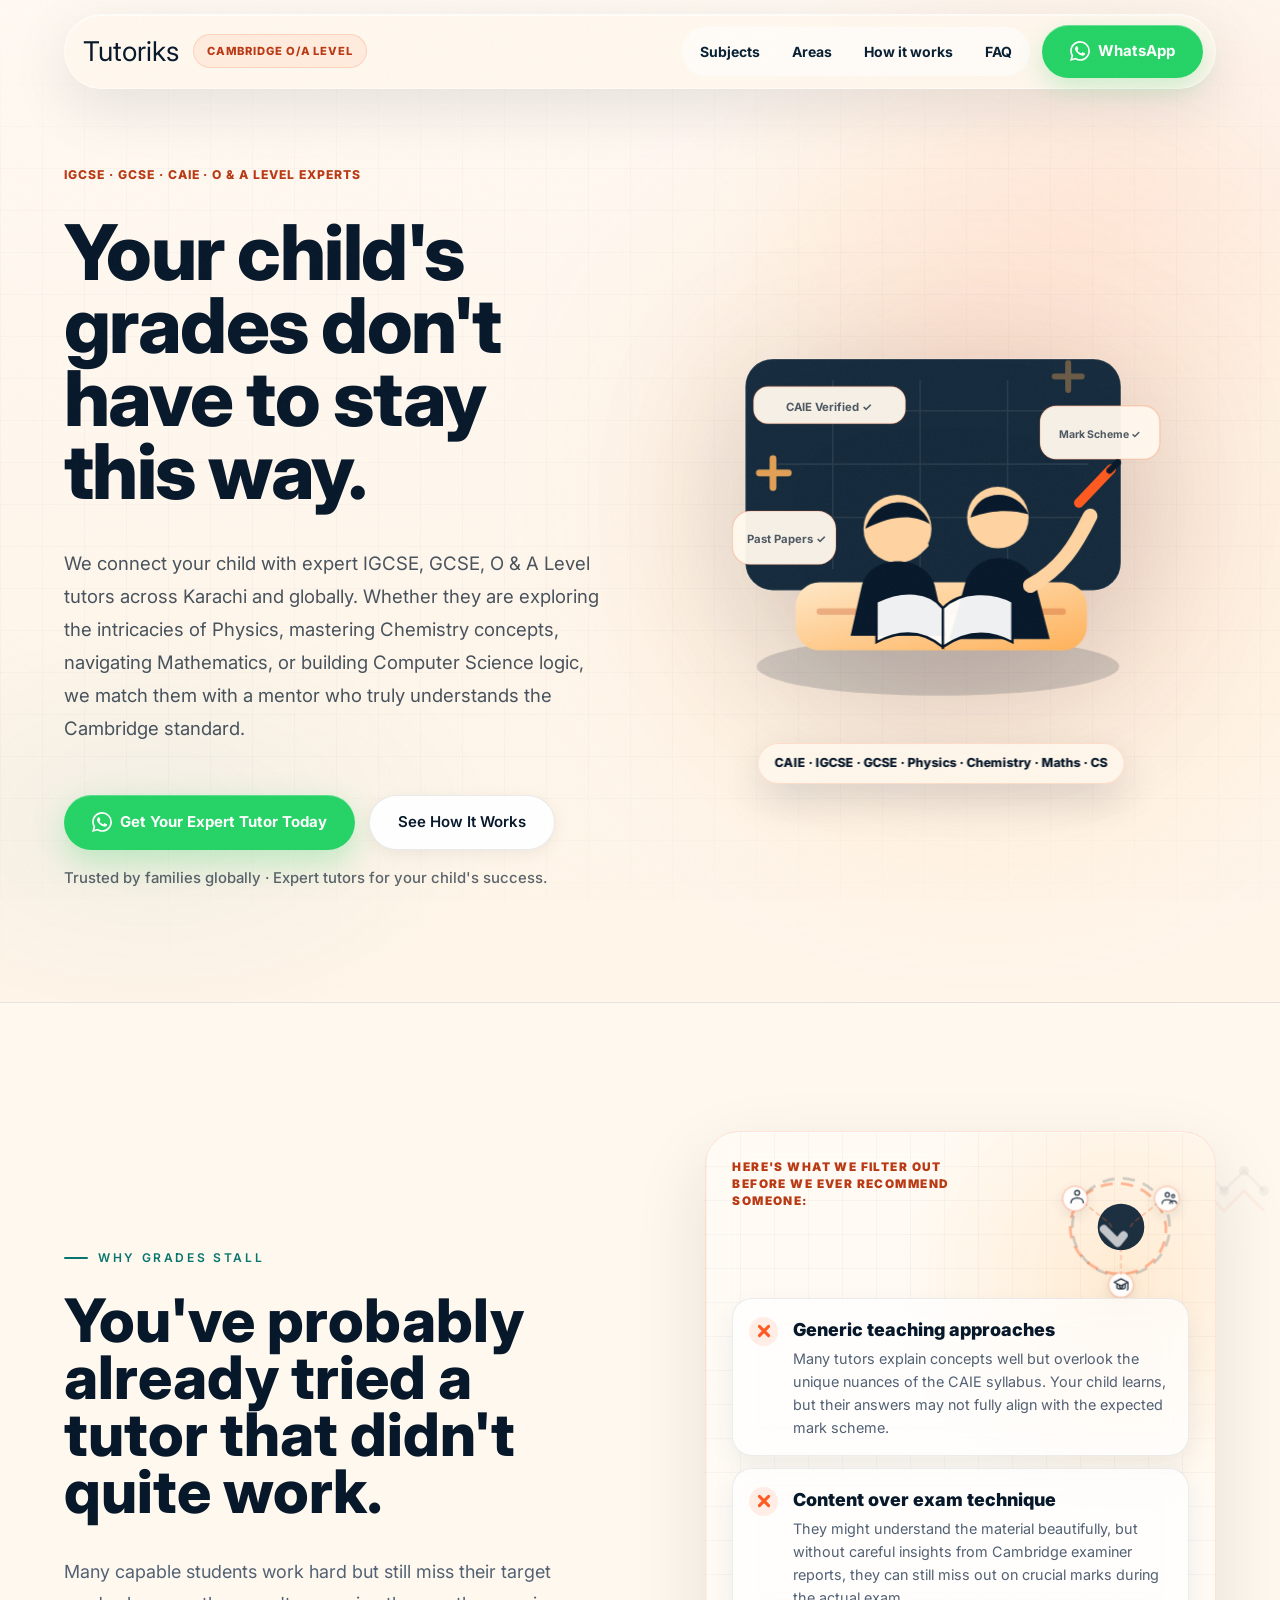
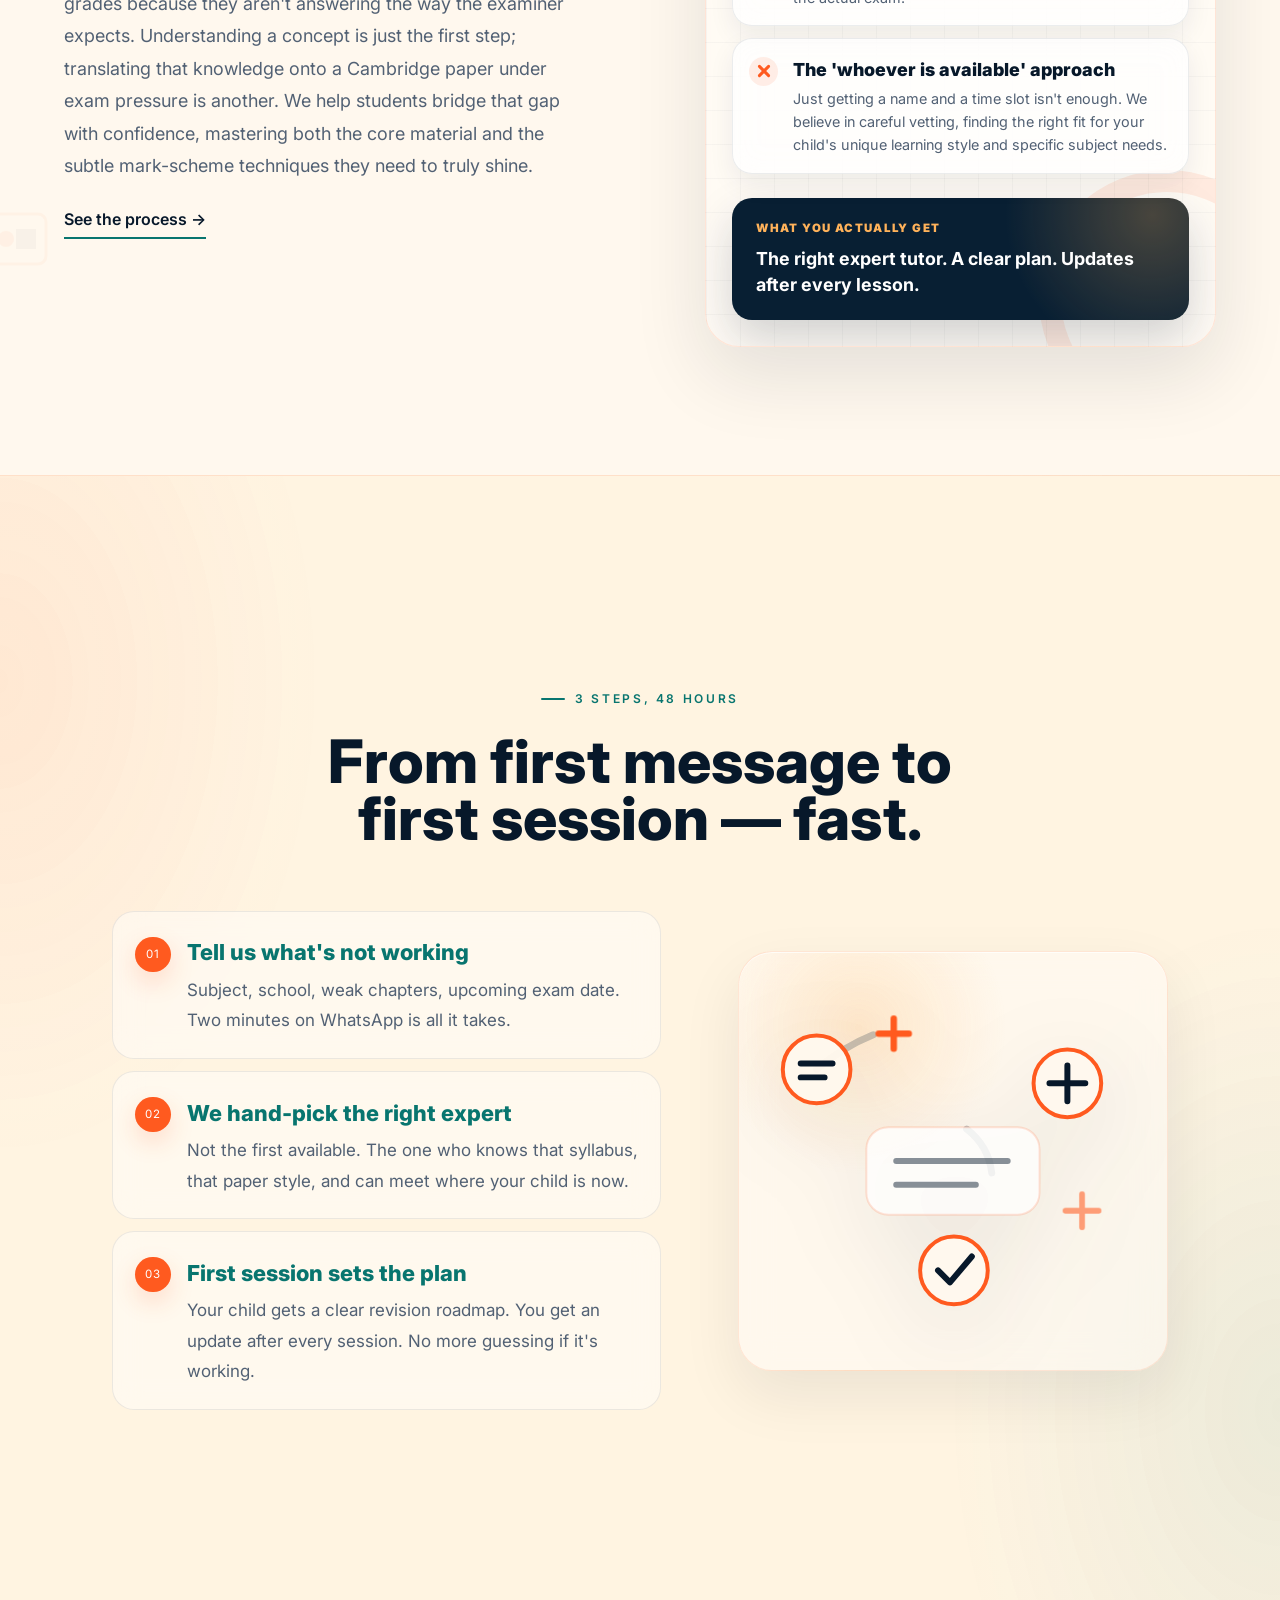
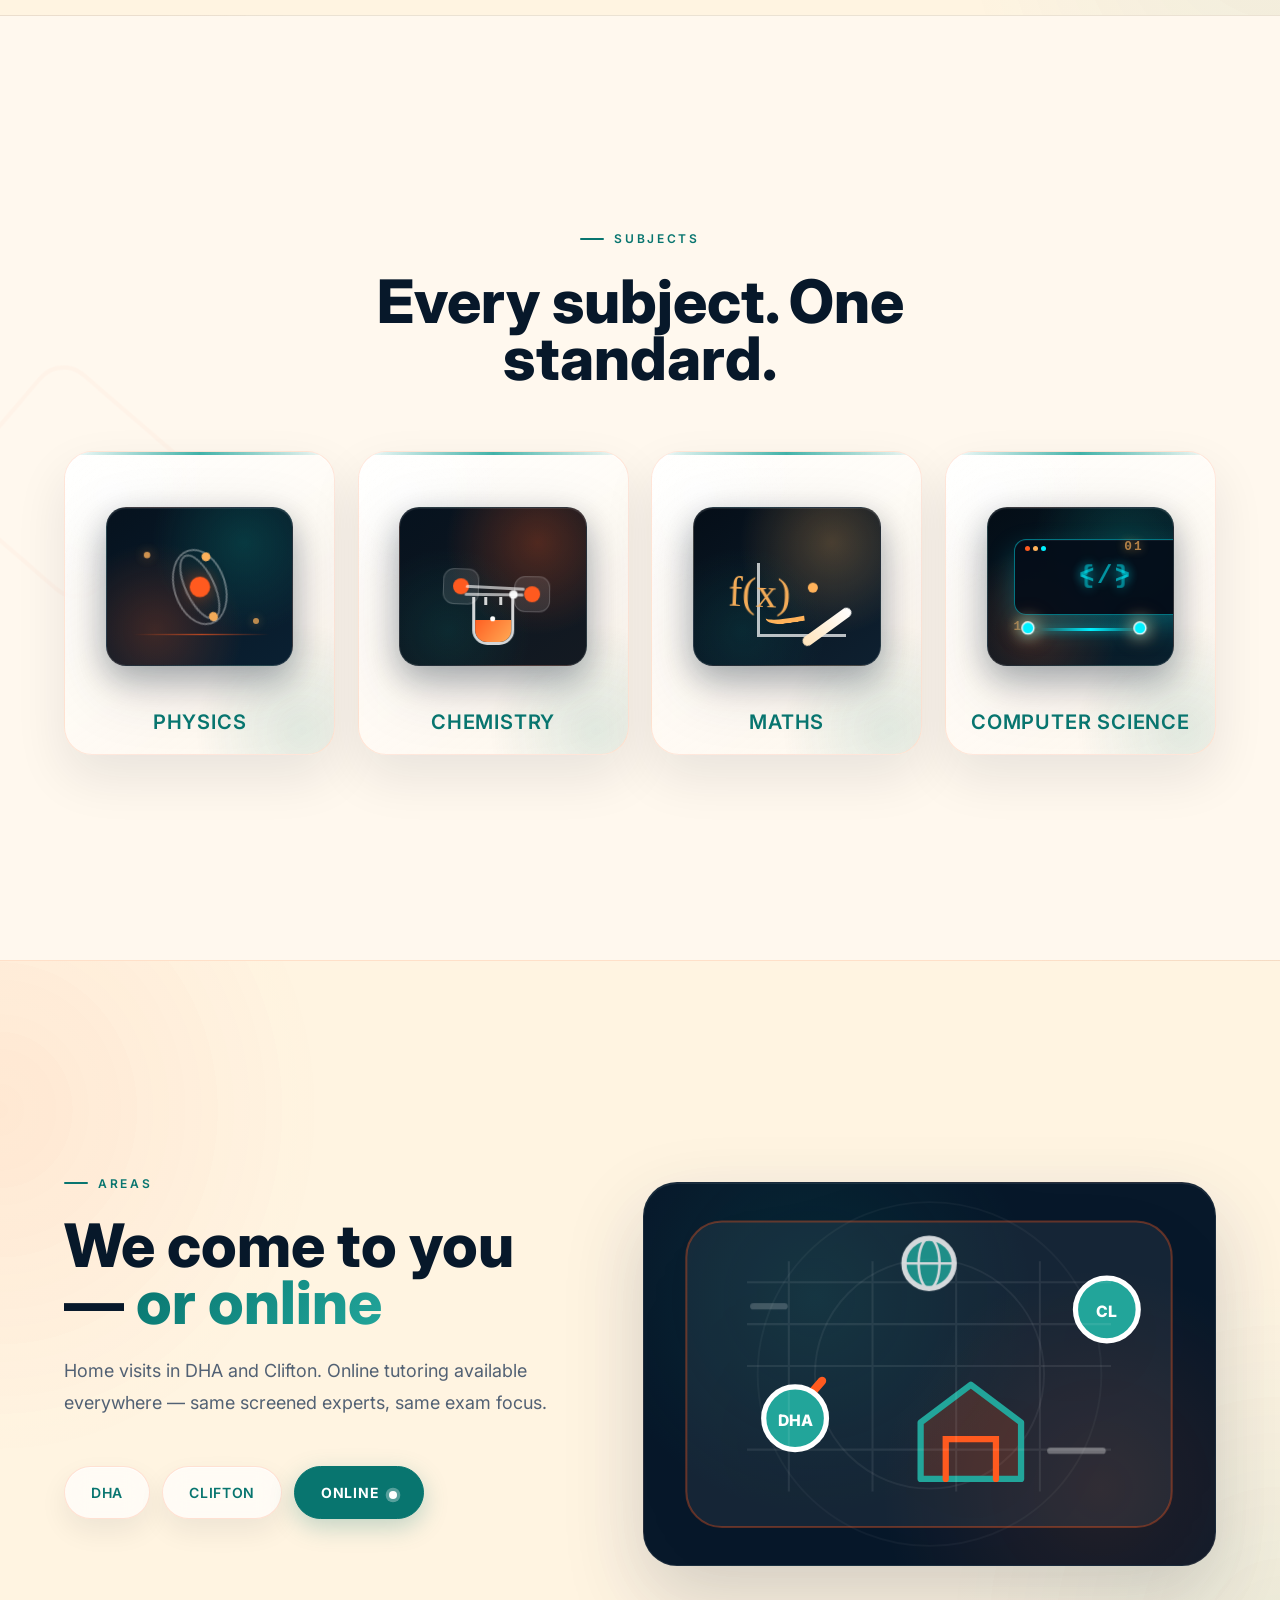
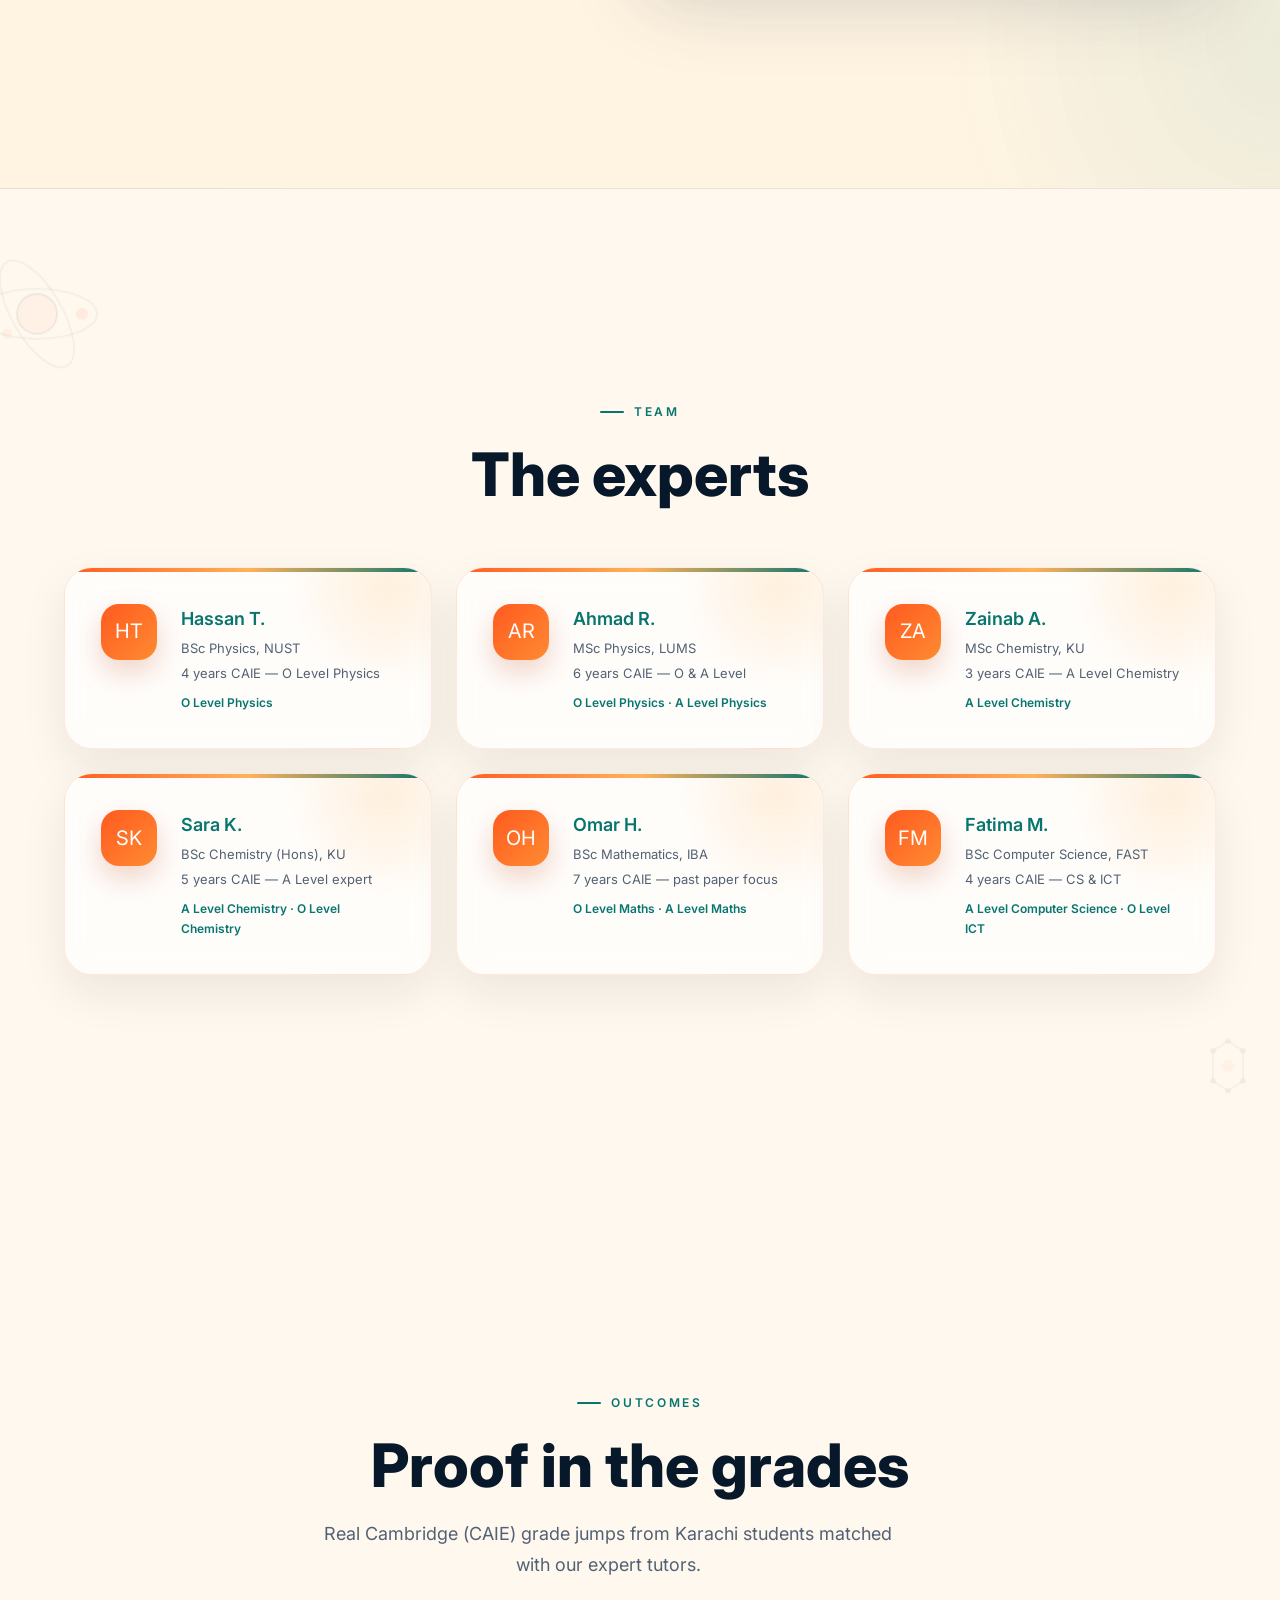
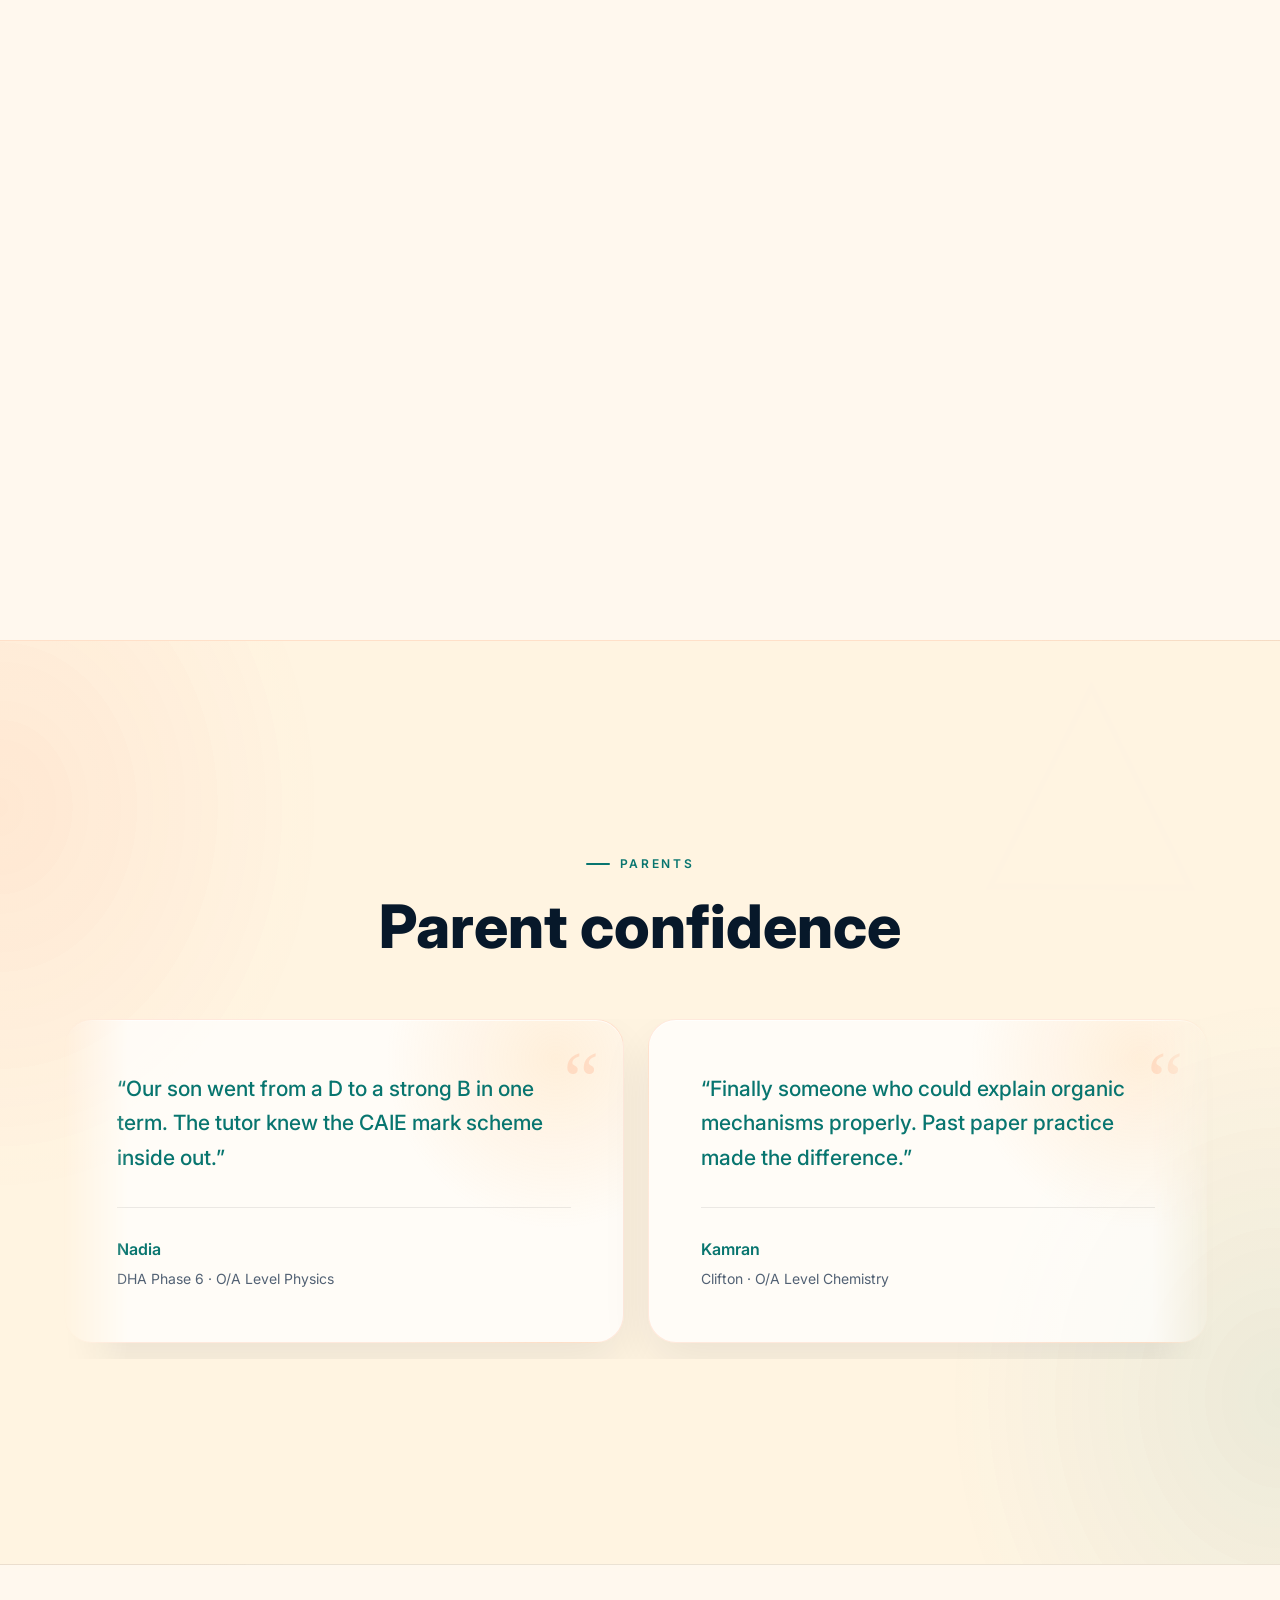
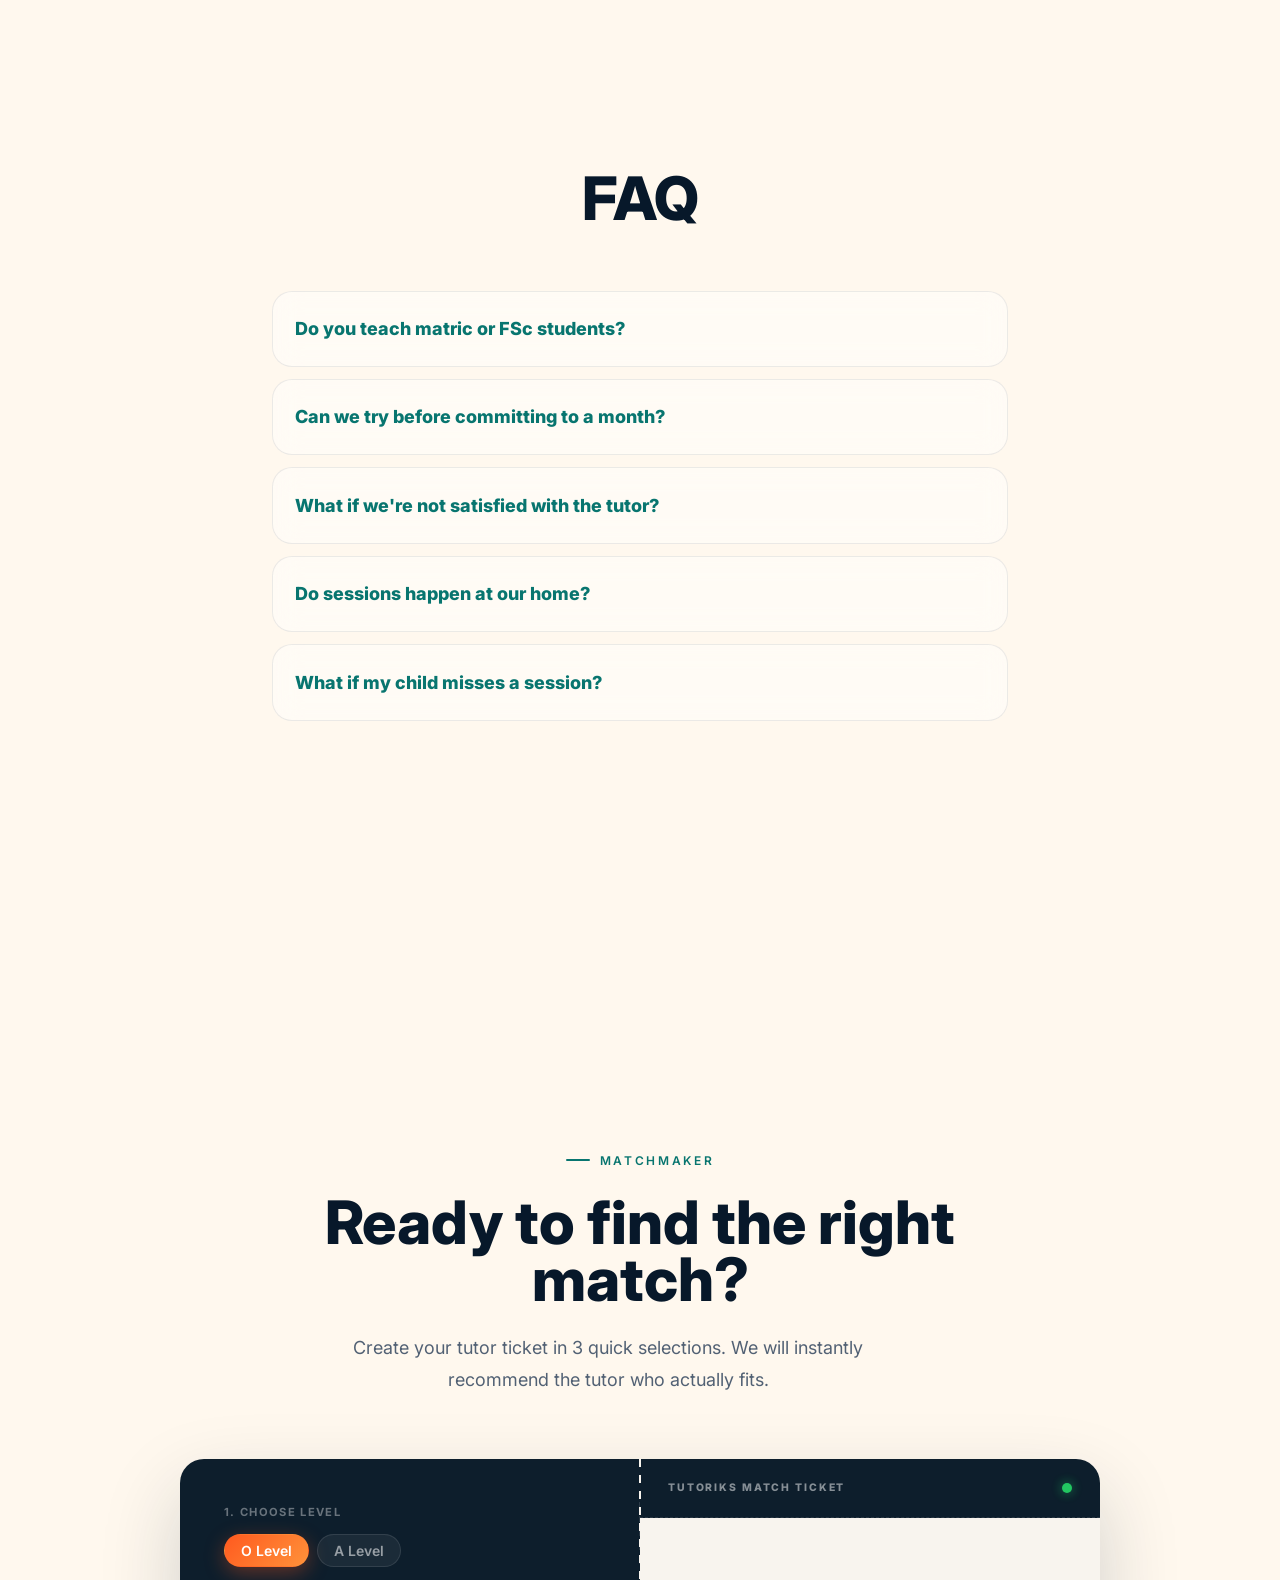
<file: index.html>
<!DOCTYPE html>
<html lang="en">
<head>
<meta charset="UTF-8">
<meta http-equiv="refresh" content="0; url=Main.html">
<title>Tutoriks</title>
</head>
<body>
<p><a href="Main.html">Continue to Tutoriks</a></p>
</body>
</html>
</file>
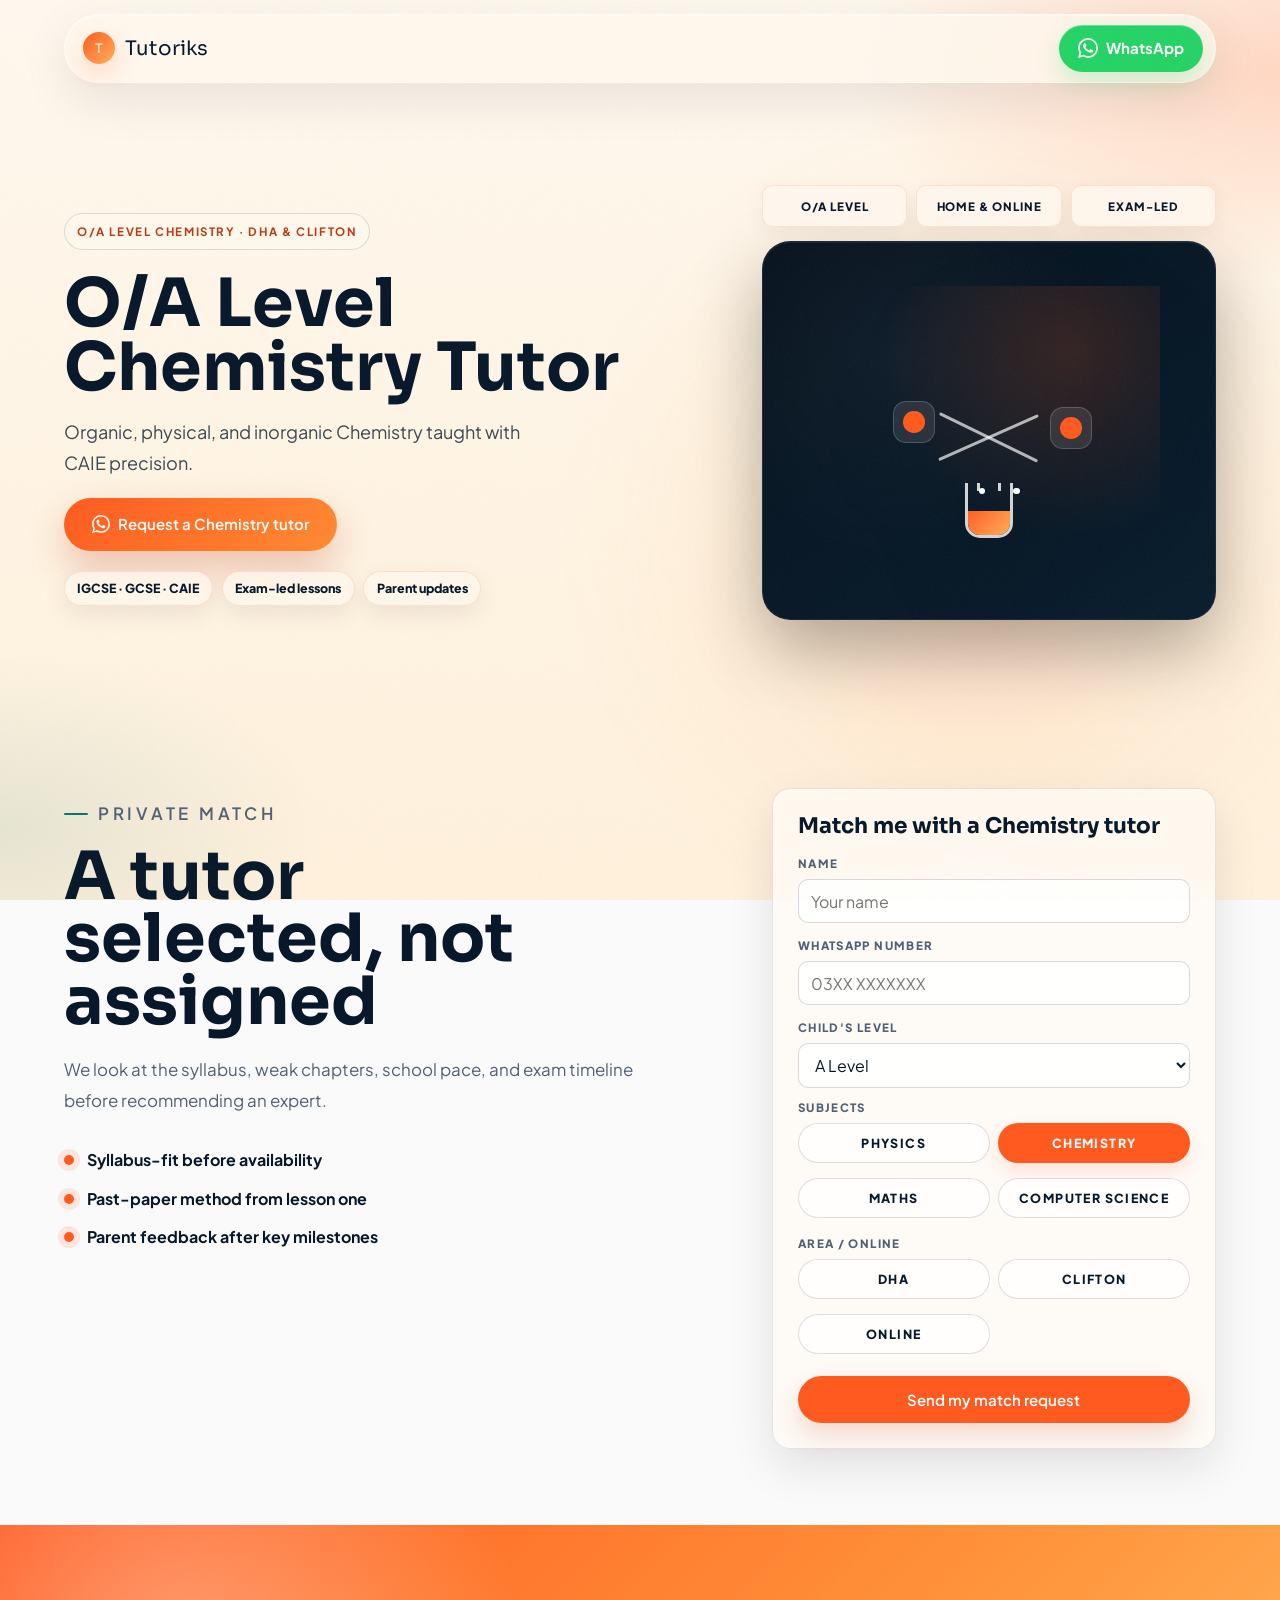
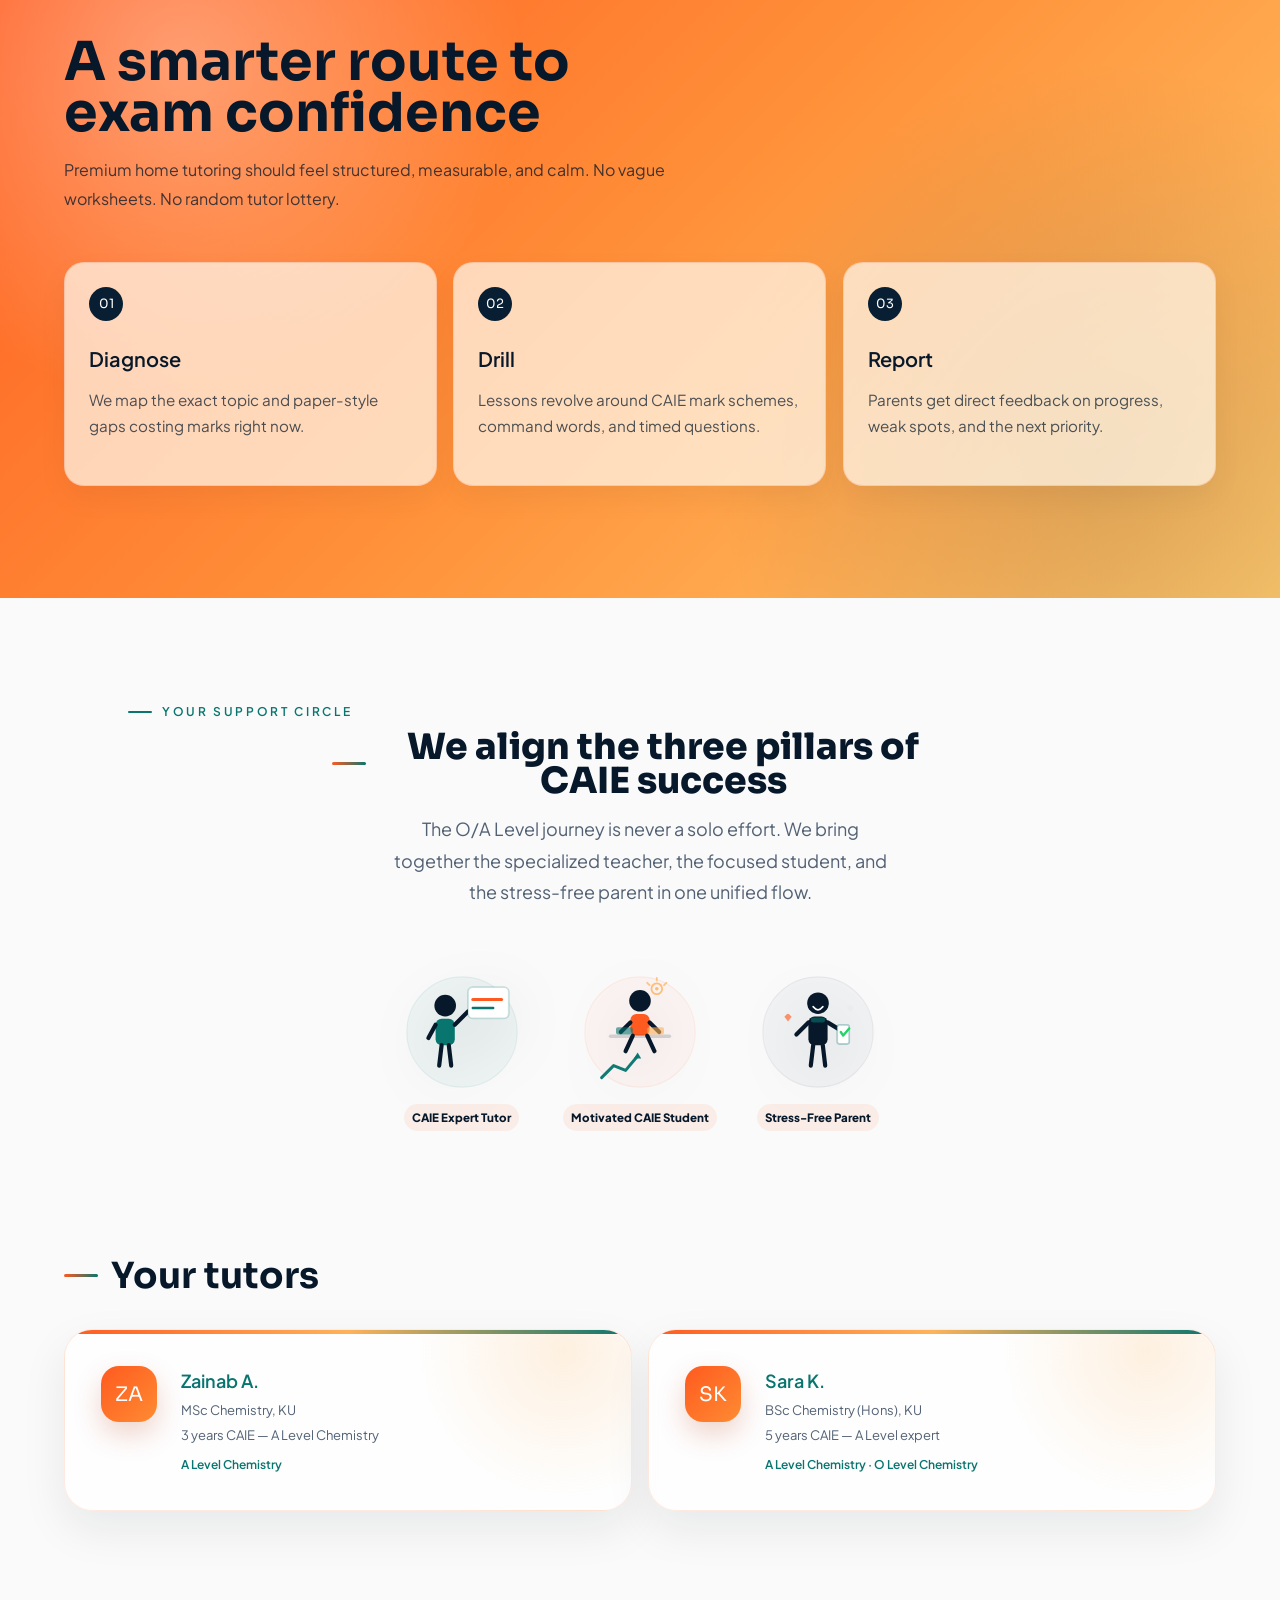
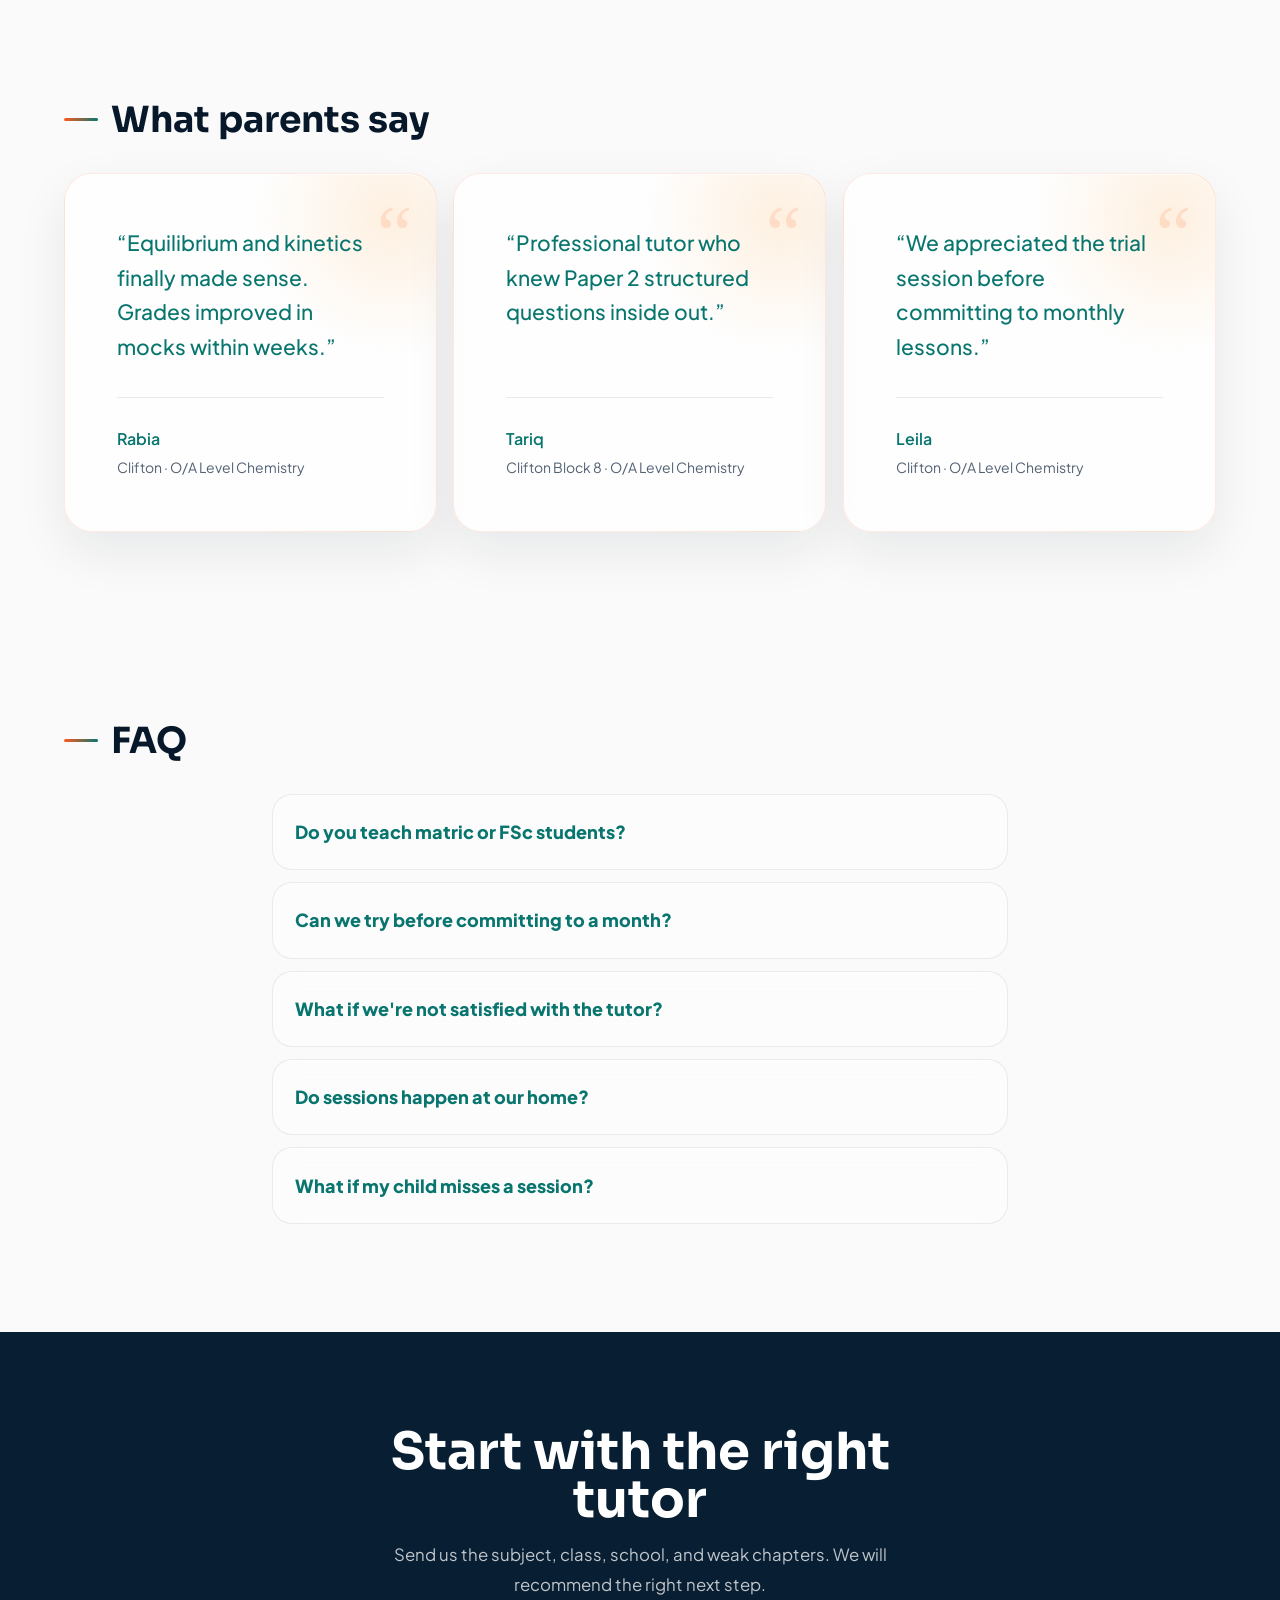
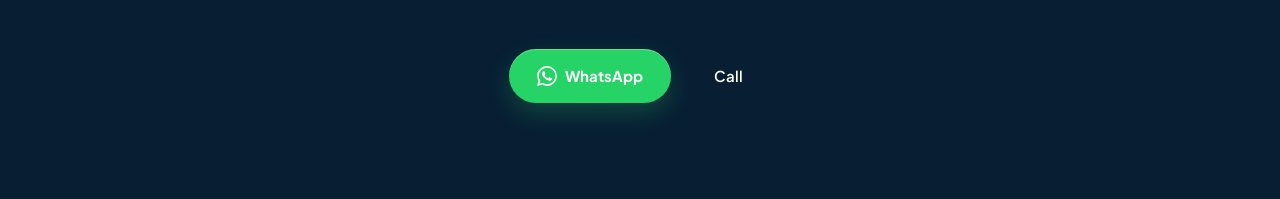
<file: lp/a-level-chemistry-clifton/index.html>
<!DOCTYPE html>
<html lang="en">
<head>
<meta charset="UTF-8">
<meta name="viewport" content="width=device-width, initial-scale=1.0, viewport-fit=cover">
<meta name="description" content="Cambridge-expert home tutors for DHA and Clifton. Trial session available.">
<meta name="robots" content="noindex, nofollow">
<meta name="theme-color" content="#FF7A2F">
<title>O/A Level Chemistry Tutor in DHA &amp; Clifton | Tutoriks</title>
<link rel="preconnect" href="https://fonts.googleapis.com">
<link rel="preconnect" href="https://fonts.gstatic.com" crossorigin>
<link rel="preload" href="../../styles.css" as="style" fetchpriority="high">
<link rel="stylesheet" href="../../styles.css">
<link rel="preload" href="../../landing.css" as="style">
<link rel="stylesheet" href="../../landing.css">
<link rel="preload" as="style" href="https://fonts.googleapis.com/css2?family=Plus+Jakarta+Sans:wght@400;600;700&family=Sora:wght@700;800&display=swap">
<link rel="stylesheet" href="https://fonts.googleapis.com/css2?family=Plus+Jakarta+Sans:wght@400;600;700&family=Sora:wght@700;800&display=swap" media="print" onload="this.media='all'">
<noscript><link rel="stylesheet" href="https://fonts.googleapis.com/css2?family=Plus+Jakarta+Sans:wght@400;600;700&family=Sora:wght@700;800&display=swap"></noscript>
<script type="application/ld+json" id="schemaJson"></script>
</head>
<body class="lp" data-lp="a-level-chemistry-clifton">

<header class="lp-header">
  <a href="../../Main.html">Tutoriks</a>
  <a href="#" class="btn btn-pill-white btn-wa-icon" data-wa><svg viewBox="0 0 24 24" xmlns="http://www.w3.org/2000/svg" width="18" height="18" fill="white" aria-hidden="true"><path d="M17.472 14.382c-.297-.149-1.758-.867-2.03-.967-.273-.099-.471-.148-.67.15-.197.297-.767.966-.94 1.164-.173.199-.347.223-.644.075-.297-.15-1.255-.463-2.39-1.475-.883-.788-1.48-1.761-1.653-2.059-.173-.297-.018-.458.13-.606.134-.133.298-.347.446-.52.149-.174.198-.298.298-.497.099-.198.05-.371-.025-.52-.075-.149-.669-1.612-.916-2.207-.242-.579-.487-.5-.669-.51-.173-.008-.371-.01-.57-.01-.198 0-.52.074-.792.372-.272.297-1.04 1.016-1.04 2.479 0 1.462 1.065 2.875 1.213 3.074.149.198 2.096 3.2 5.077 4.487.709.306 1.262.489 1.694.625.712.227 1.36.195 1.871.118.571-.085 1.758-.719 2.006-1.413.248-.694.248-1.289.173-1.413-.074-.124-.272-.198-.57-.347m-5.421 7.403h-.004a9.87 9.87 0 01-5.031-1.378l-.361-.214-3.741.982.998-3.648-.235-.374a9.86 9.86 0 01-1.51-5.26c.001-5.45 4.436-9.884 9.888-9.884 2.64 0 5.122 1.03 6.988 2.898a9.825 9.825 0 012.893 6.994c-.003 5.45-4.437 9.884-9.885 9.884m8.413-18.297A11.815 11.815 0 0012.05 0C5.495 0 .16 5.335.157 11.892c0 2.096.547 4.142 1.588 5.945L.057 24l6.305-1.654a11.882 11.882 0 005.683 1.448h.005c6.554 0 11.89-5.335 11.893-11.893a11.821 11.821 0 00-3.48-8.413Z"/></svg> WhatsApp</a>
</header>

<section class="lp-hero">
  <div class="lp-hero-art" aria-hidden="true">
    <div class="lp-hero-metrics"><span>O/A Level</span><span>Home &amp; Online</span><span>Exam-led</span></div>
    <div class="lp-hero-art-card">
    <span class="lp-hero-studio lp-hero-studio--chemistry">
      <span class="studio-board">
        <span class="chem-card chem-card--one"></span>
        <span class="chem-card chem-card--two"></span>
        <span class="chem-bond-line chem-bond-line--one"></span>
        <span class="chem-bond-line chem-bond-line--two"></span>
        <span class="chem-flask-modern"><span></span></span>
        <span class="chem-bubble-modern chem-bubble-modern--one"></span>
        <span class="chem-bubble-modern chem-bubble-modern--two"></span>
    </span>
  </div>
      <span class="studio-desk">
        <span class="studio-student"></span>
        <span class="studio-book"></span>
      </span>
    </span>
  </div>
  <div class="lp-hero-copy">
  <p class="lp-kicker">O/A Level Chemistry · DHA &amp; Clifton</p>
  <h1>O/A Level Chemistry Tutor</h1>
  <p class="lede">Organic, physical, and inorganic Chemistry taught with CAIE precision.</p>
  <a href="#" class="btn btn-whatsapp" data-wa>Request a Chemistry tutor</a>
  <ul class="trust-bullets">
    <li>IGCSE · GCSE · CAIE</li>
    <li>Exam-led lessons</li>
    <li>Parent updates</li>
  </ul>
  </div>
</section>

<div class="container lp-match">
  <div class="lp-match-copy">
    <p class="eyebrow">Private match</p>
    <h2>A tutor selected, not assigned</h2>
    <p>We look at the syllabus, weak chapters, school pace, and exam timeline before recommending an expert.</p>
    <div class="lp-signal-list">
      <span>Syllabus-fit before availability</span>
      <span>Past-paper method from lesson one</span>
      <span>Parent feedback after key milestones</span>
    </div>
  </div>
  <form class="lead-form" id="leadForm" aria-label="Get matched">
    <h2>Match me with a Chemistry tutor</h2>
    <label for="name">Name</label>
    <input type="text" id="name" name="name" required autocomplete="name" placeholder="Your name">
    <label for="phone">WhatsApp number</label>
    <input type="tel" id="phone" name="phone" required autocomplete="tel" placeholder="03XX XXXXXXX">
    <label for="level">Child's level</label>
    <select id="level" name="level" required>
      <option value="">Select level</option>
      <option value="O Level">O Level</option>
      <option value="A Level" selected>A Level</option>
    </select>
    <label for="subject">Subject</label>
    <input type="text" id="subject" name="subject" value="O/A Level Chemistry" readonly autocomplete="off">
    <label for="service_area">Area</label>
    <input type="text" id="service_area" name="service_area" value="Clifton" readonly autocomplete="off">
    <button type="submit" class="btn btn-whatsapp">Send my match request</button>
  </form>
</div>

<section class="lp-method">
  <div class="lp-method-inner">
    <h2>A smarter route to exam confidence</h2>
    <p>Premium home tutoring should feel structured, measurable, and calm. No vague worksheets. No random tutor lottery.</p>
    <div class="lp-method-grid">
      <article class="lp-method-card"><span>01</span><h3>Diagnose</h3><p>We map the exact topic and paper-style gaps costing marks right now.</p></article>
      <article class="lp-method-card"><span>02</span><h3>Drill</h3><p>Lessons revolve around CAIE mark schemes, command words, and timed questions.</p></article>
      <article class="lp-method-card"><span>03</span><h3>Report</h3><p>Parents get direct feedback on progress, weak spots, and the next priority.</p></article>
    </div>
  </div>
</section>


  <section class="lp-section lp-team-trust" style="padding-bottom: 0;">
    <div class="container center">
      <p class="eyebrow" style="text-align: center; margin-bottom: 0.5rem;">Your Support Circle</p>
      <h2 class="display display--section-sm" style="text-align: center; max-width: 22ch; margin: 0 auto 1rem;">We align the three pillars of CAIE success</h2>
      <p class="lede" style="text-align: center; max-width: 32rem; margin: 0 auto;">The O/A Level journey is never a solo effort. We bring together the specialized teacher, the focused student, and the stress-free parent in one unified flow.</p>
      
      <!-- Beautiful Animated SVG Character Lineup -->
      <div class="lp-character-lineup">
        <div class="char-wrapper char-tutor">
          <svg class="char-svg char-svg--tutor" viewBox="0 0 100 100" xmlns="http://www.w3.org/2000/svg">
  <circle cx="50" cy="50" r="46" fill="rgba(8,117,111,0.05)" stroke="rgba(8,117,111,0.08)" stroke-width="1"/>
  <!-- Head -->
  <circle cx="36" cy="28" r="9" fill="#07182A"/>
  <!-- Body -->
  <rect x="28" y="39" width="16" height="22" rx="5" fill="#08756F"/>
  <!-- Legs -->
  <line x1="33" y1="61" x2="31" y2="78" stroke="#07182A" stroke-width="3.5" stroke-linecap="round"/>
  <line x1="39" y1="61" x2="41" y2="78" stroke="#07182A" stroke-width="3.5" stroke-linecap="round"/>
  <!-- Left arm relaxed -->
  <line x1="28" y1="44" x2="22" y2="55" stroke="#07182A" stroke-width="3.5" stroke-linecap="round"/>
  <!-- Right arm pointing at board -->
  <line x1="44" y1="44" x2="55" y2="33" stroke="#07182A" stroke-width="3.5" stroke-linecap="round"/>
  <!-- Floating whiteboard -->
  <rect x="55" y="15" width="34" height="26" rx="4" fill="white" stroke="rgba(8,117,111,0.2)" stroke-width="1.5">
    <animate attributeName="y" values="15;12;15" dur="4s" repeatCount="indefinite"/>
  </rect>
  <!-- Writing line 1 animating -->
  <line x1="59" y1="23" x2="59" y2="23" stroke="#FF5A1F" stroke-width="2.5" stroke-linecap="round">
    <animate attributeName="x2" values="59;83;83;59" dur="3s" repeatCount="indefinite"/>
  </line>
  <!-- Writing line 2 animating -->
  <line x1="59" y1="30" x2="59" y2="30" stroke="#08756F" stroke-width="2" stroke-linecap="round">
    <animate attributeName="x2" values="59;76;76;59" dur="4s" repeatCount="indefinite"/>
  </line>
  <!-- Checkmark appearing -->
  <path d="M80,36 L83,40 L90,31" fill="none" stroke="#25D366" stroke-width="2.5" stroke-linecap="round" stroke-linejoin="round">
    <animate attributeName="opacity" values="0;0;0;1;1;0" dur="4s" repeatCount="indefinite"/>
  </path>
</svg>
          <span class="char-label">CAIE Expert Tutor</span>
        </div>
        <div class="char-wrapper char-student">
          <svg class="char-svg char-svg--student" viewBox="0 0 100 100" xmlns="http://www.w3.org/2000/svg">
  <circle cx="50" cy="50" r="46" fill="rgba(255,90,31,0.04)" stroke="rgba(255,90,31,0.08)" stroke-width="1"/>
  <!-- Head -->
  <circle cx="50" cy="24" r="9" fill="#07182A"/>
  <!-- Body sitting -->
  <rect x="42" y="35" width="16" height="18" rx="5" fill="#FF5A1F"/>
  <!-- Seated legs -->
  <path d="M44,53 L38,66" stroke="#07182A" stroke-width="3.5" stroke-linecap="round" fill="none"/>
  <path d="M56,53 L62,66" stroke="#07182A" stroke-width="3.5" stroke-linecap="round" fill="none"/>
  <!-- Arms to desk -->
  <line x1="42" y1="42" x2="34" y2="50" stroke="#07182A" stroke-width="3.5" stroke-linecap="round"/>
  <line x1="58" y1="42" x2="66" y2="50" stroke="#07182A" stroke-width="3.5" stroke-linecap="round"/>
  <!-- Desk surface -->
  <rect x="24" y="52" width="52" height="3" rx="1.5" fill="#07182A" opacity="0.15"/>
  <!-- Book on desk -->
  <rect x="30" y="46" width="14" height="6" rx="1.5" fill="#08756F" opacity="0.6"/>
  <rect x="56" y="46" width="14" height="6" rx="1.5" fill="#FFB25A" opacity="0.6"/>
  <!-- Rising graph arrow -->
  <path d="M18,88 L28,78 L38,82 L48,70" fill="none" stroke="#08756F" stroke-width="2.5" stroke-linecap="round" stroke-linejoin="round">
    <animate attributeName="opacity" values="0.3;1;0.3" dur="3s" repeatCount="indefinite"/>
  </path>
  <polygon points="48,67 51,72 45,72" fill="#08756F">
    <animate attributeName="opacity" values="0.3;1;0.3" dur="3s" repeatCount="indefinite"/>
  </polygon>
  <!-- Lightbulb spark above head -->
  <circle cx="64" cy="14" r="4" fill="none" stroke="#FFB25A" stroke-width="1.5">
    <animate attributeName="r" values="3;5;3" dur="2.5s" repeatCount="indefinite"/>
    <animate attributeName="opacity" values="0.3;1;0.3" dur="2.5s" repeatCount="indefinite"/>
  </circle>
  <circle cx="64" cy="14" r="1.5" fill="#FFB25A">
    <animate attributeName="opacity" values="0.5;1;0.5" dur="2.5s" repeatCount="indefinite"/>
  </circle>
  <!-- Tiny sparkle rays -->
  <line x1="64" y1="7" x2="64" y2="5" stroke="#FFB25A" stroke-width="1.5" stroke-linecap="round">
    <animate attributeName="opacity" values="0;1;0" dur="2.5s" repeatCount="indefinite"/>
  </line>
  <line x1="70" y1="11" x2="72" y2="9" stroke="#FFB25A" stroke-width="1.5" stroke-linecap="round">
    <animate attributeName="opacity" values="0;1;0" dur="2.5s" repeatCount="indefinite"/>
  </line>
  <line x1="58" y1="11" x2="56" y2="9" stroke="#FFB25A" stroke-width="1.5" stroke-linecap="round">
    <animate attributeName="opacity" values="0;1;0" dur="2.5s" repeatCount="indefinite"/>
  </line>
</svg>
          <span class="char-label">Motivated CAIE Student</span>
        </div>
        <div class="char-wrapper char-parent">
          <svg class="char-svg char-svg--parent" viewBox="0 0 100 100" xmlns="http://www.w3.org/2000/svg">
  <circle cx="50" cy="50" r="46" fill="rgba(8,31,51,0.04)" stroke="rgba(8,31,51,0.06)" stroke-width="1"/>
  <!-- Head -->
  <circle cx="50" cy="26" r="9" fill="#07182A"/>
  <!-- Smile -->
  <path d="M46,29 Q50,34 54,29" fill="none" stroke="white" stroke-width="1.5" stroke-linecap="round"/>
  <!-- Body -->
  <rect x="42" y="37" width="16" height="24" rx="5" fill="#07182A"/>
  <!-- Legs -->
  <line x1="46" y1="61" x2="44" y2="78" stroke="#07182A" stroke-width="3.5" stroke-linecap="round"/>
  <line x1="54" y1="61" x2="56" y2="78" stroke="#07182A" stroke-width="3.5" stroke-linecap="round"/>
  <!-- Left arm relaxed -->
  <line x1="42" y1="42" x2="32" y2="52" stroke="#07182A" stroke-width="3.5" stroke-linecap="round"/>
  <!-- Right arm holding phone -->
  <line x1="58" y1="42" x2="68" y2="48" stroke="#07182A" stroke-width="3.5" stroke-linecap="round"/>
  <!-- Phone in hand -->
  <rect x="66" y="44" width="10" height="16" rx="2" fill="white" stroke="rgba(8,117,111,0.3)" stroke-width="1.5"/>
  <!-- Phone notification checkmark -->
  <path d="M69,50 L71,53 L76,47" fill="none" stroke="#25D366" stroke-width="2" stroke-linecap="round" stroke-linejoin="round">
    <animate attributeName="opacity" values="0;1;1;0" dur="3s" repeatCount="indefinite"/>
  </path>
  <!-- Floating heart rising -->
  <path d="M22,42 L23,41 Q25,38 27,41 L28,42 L25,46 Z" fill="#FF5A1F" opacity="0">
    <animate attributeName="opacity" values="0;0.8;0" dur="4s" repeatCount="indefinite"/>
    <animateTransform attributeName="transform" type="translate" values="0,0;0,-12" dur="4s" repeatCount="indefinite"/>
  </path>
  <!-- Second floating heart staggered -->
  <path d="M74,30 L75,29 Q77,26 79,29 L80,30 L77,34 Z" fill="#08756F" opacity="0">
    <animate attributeName="opacity" values="0;0.6;0" dur="5s" begin="1.5s" repeatCount="indefinite"/>
    <animateTransform attributeName="transform" type="translate" values="0,0;0,-10" dur="5s" begin="1.5s" repeatCount="indefinite"/>
  </path>
  <!-- Calm breathing animation on body -->
  <rect x="44" y="38" width="12" height="4" rx="2" fill="#08756F" opacity="0.5">
    <animate attributeName="opacity" values="0.3;0.6;0.3" dur="3s" repeatCount="indefinite"/>
  </rect>
</svg>
          <span class="char-label">Stress-Free Parent</span>
        </div>
      </div>
    </div>
  </section>

<section class="lp-section">
  <h2>Your tutors</h2>
  <div class="tutor-grid" id="lpTutors">
    <article class="tutor-card"><div class="tutor-avatar" aria-hidden="true">CA</div><div><h3>CAIE subject expert</h3><p class="meta">Cambridge-focused home tutor</p><p class="meta">Matched to syllabus, area, and exam timeline</p><p class="subjects">Past papers · Weak-topic repair · Parent feedback</p></div></article>
    <article class="tutor-card"><div class="tutor-avatar" aria-hidden="true">EX</div><div><h3>Exam method coach</h3><p class="meta">Paper technique and mark-scheme training</p><p class="meta">Structured practice for mocks and final exams</p><p class="subjects">CAIE command words · Timed drills · Progress plan</p></div></article>
  </div>
</section>

<section class="lp-section">
  <h2>What parents say</h2>
  <div class="testimonial-grid" id="lpTestimonials">
    <article class="t-card"><p>“The lessons were structured around the exact papers, not generic tuition. We knew what was improving every week.”</p><footer><strong>DHA parent</strong>Cambridge O/A Level</footer></article>
    <article class="t-card"><p>“The tutor was professional, punctual, and honest about weak areas. The past-paper method made the biggest difference.”</p><footer><strong>Clifton parent</strong>CAIE home tutoring</footer></article>
  </div>
</section>

<section class="lp-section" id="faq">
  <h2>FAQ</h2>
  <div class="faq-list" id="faqList">
    <details><summary>Do you only teach Cambridge students?</summary><div class="faq-a">Yes. Tutoriks focuses on Cambridge O and A Level students.</div></details>
    <details><summary>Do sessions happen at home or online?</summary><div class="faq-a">Both. Home visits are available in DHA and Clifton. Online sessions are available for students anywhere in Pakistan and abroad.</div></details>
    <details><summary>What happens if the tutor is not the right fit?</summary><div class="faq-a">We replace the tutor quickly and keep the process straightforward.</div></details>
  </div>
</section>

<footer class="lp-footer">
  <div class="lp-footer-inner">
    <h2>Start with the right tutor</h2>
    <p>Send us the subject, class, school, and weak chapters. We will recommend the right next step.</p>
    <div class="hero-actions">
    <a href="#" class="btn btn-pill-white btn-wa-icon" data-wa><svg viewBox="0 0 24 24" xmlns="http://www.w3.org/2000/svg" width="18" height="18" fill="white" aria-hidden="true"><path d="M17.472 14.382c-.297-.149-1.758-.867-2.03-.967-.273-.099-.471-.148-.67.15-.197.297-.767.966-.94 1.164-.173.199-.347.223-.644.075-.297-.15-1.255-.463-2.39-1.475-.883-.788-1.48-1.761-1.653-2.059-.173-.297-.018-.458.13-.606.134-.133.298-.347.446-.52.149-.174.198-.298.298-.497.099-.198.05-.371-.025-.52-.075-.149-.669-1.612-.916-2.207-.242-.579-.487-.5-.669-.51-.173-.008-.371-.01-.57-.01-.198 0-.52.074-.792.372-.272.297-1.04 1.016-1.04 2.479 0 1.462 1.065 2.875 1.213 3.074.149.198 2.096 3.2 5.077 4.487.709.306 1.262.489 1.694.625.712.227 1.36.195 1.871.118.571-.085 1.758-.719 2.006-1.413.248-.694.248-1.289.173-1.413-.074-.124-.272-.198-.57-.347m-5.421 7.403h-.004a9.87 9.87 0 01-5.031-1.378l-.361-.214-3.741.982.998-3.648-.235-.374a9.86 9.86 0 01-1.51-5.26c.001-5.45 4.436-9.884 9.888-9.884 2.64 0 5.122 1.03 6.988 2.898a9.825 9.825 0 012.893 6.994c-.003 5.45-4.437 9.884-9.885 9.884m8.413-18.297A11.815 11.815 0 0012.05 0C5.495 0 .16 5.335.157 11.892c0 2.096.547 4.142 1.588 5.945L.057 24l6.305-1.654a11.882 11.882 0 005.683 1.448h.005c6.554 0 11.89-5.335 11.893-11.893a11.821 11.821 0 00-3.48-8.413Z"/></svg> WhatsApp</a>
    <a href="#" class="btn btn-ghost" data-phone>Call</a>
  </div>
  </div>
</footer>

<div class="lp-sticky-wa">
  <a href="#" class="btn btn-whatsapp" data-wa aria-label="WhatsApp">WhatsApp</a>
</div>

<script src="../../site-config.js" defer></script>
<script src="../../main.js" defer></script>
</body>
</html>
</file>
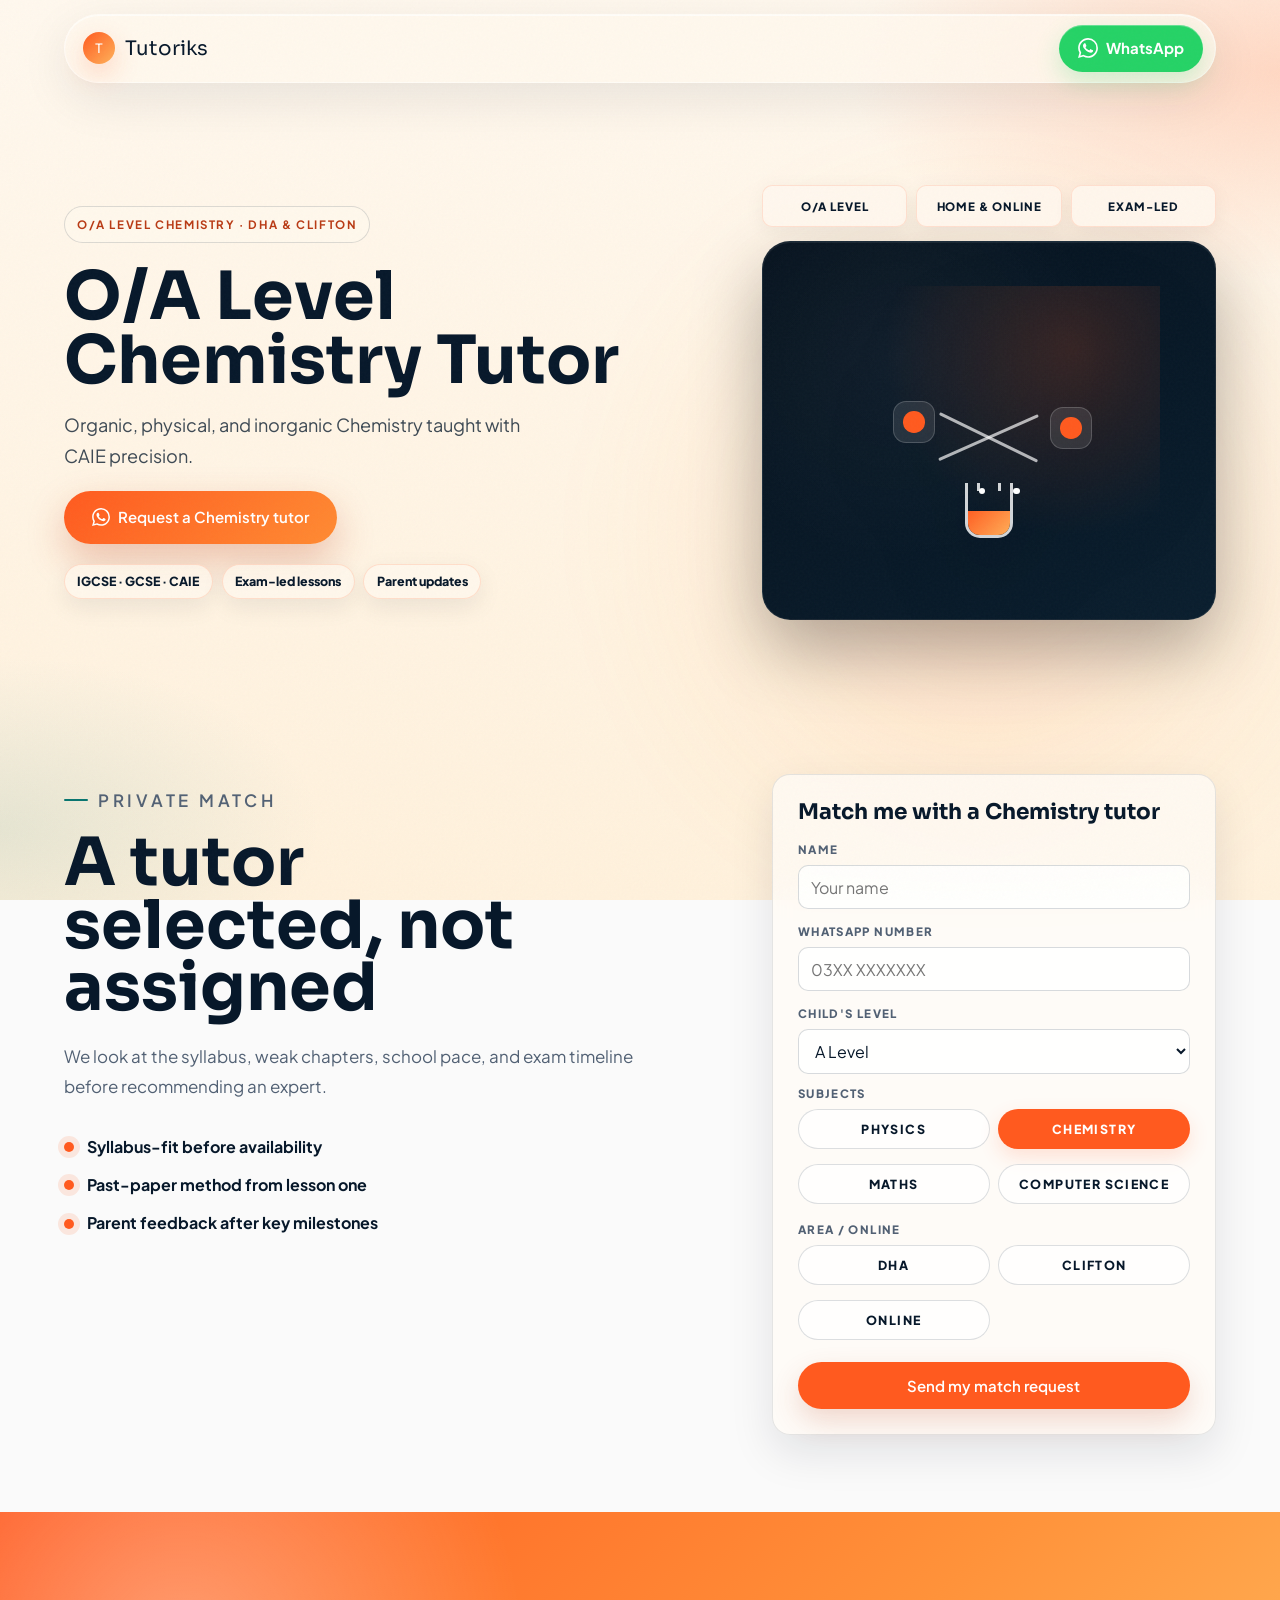
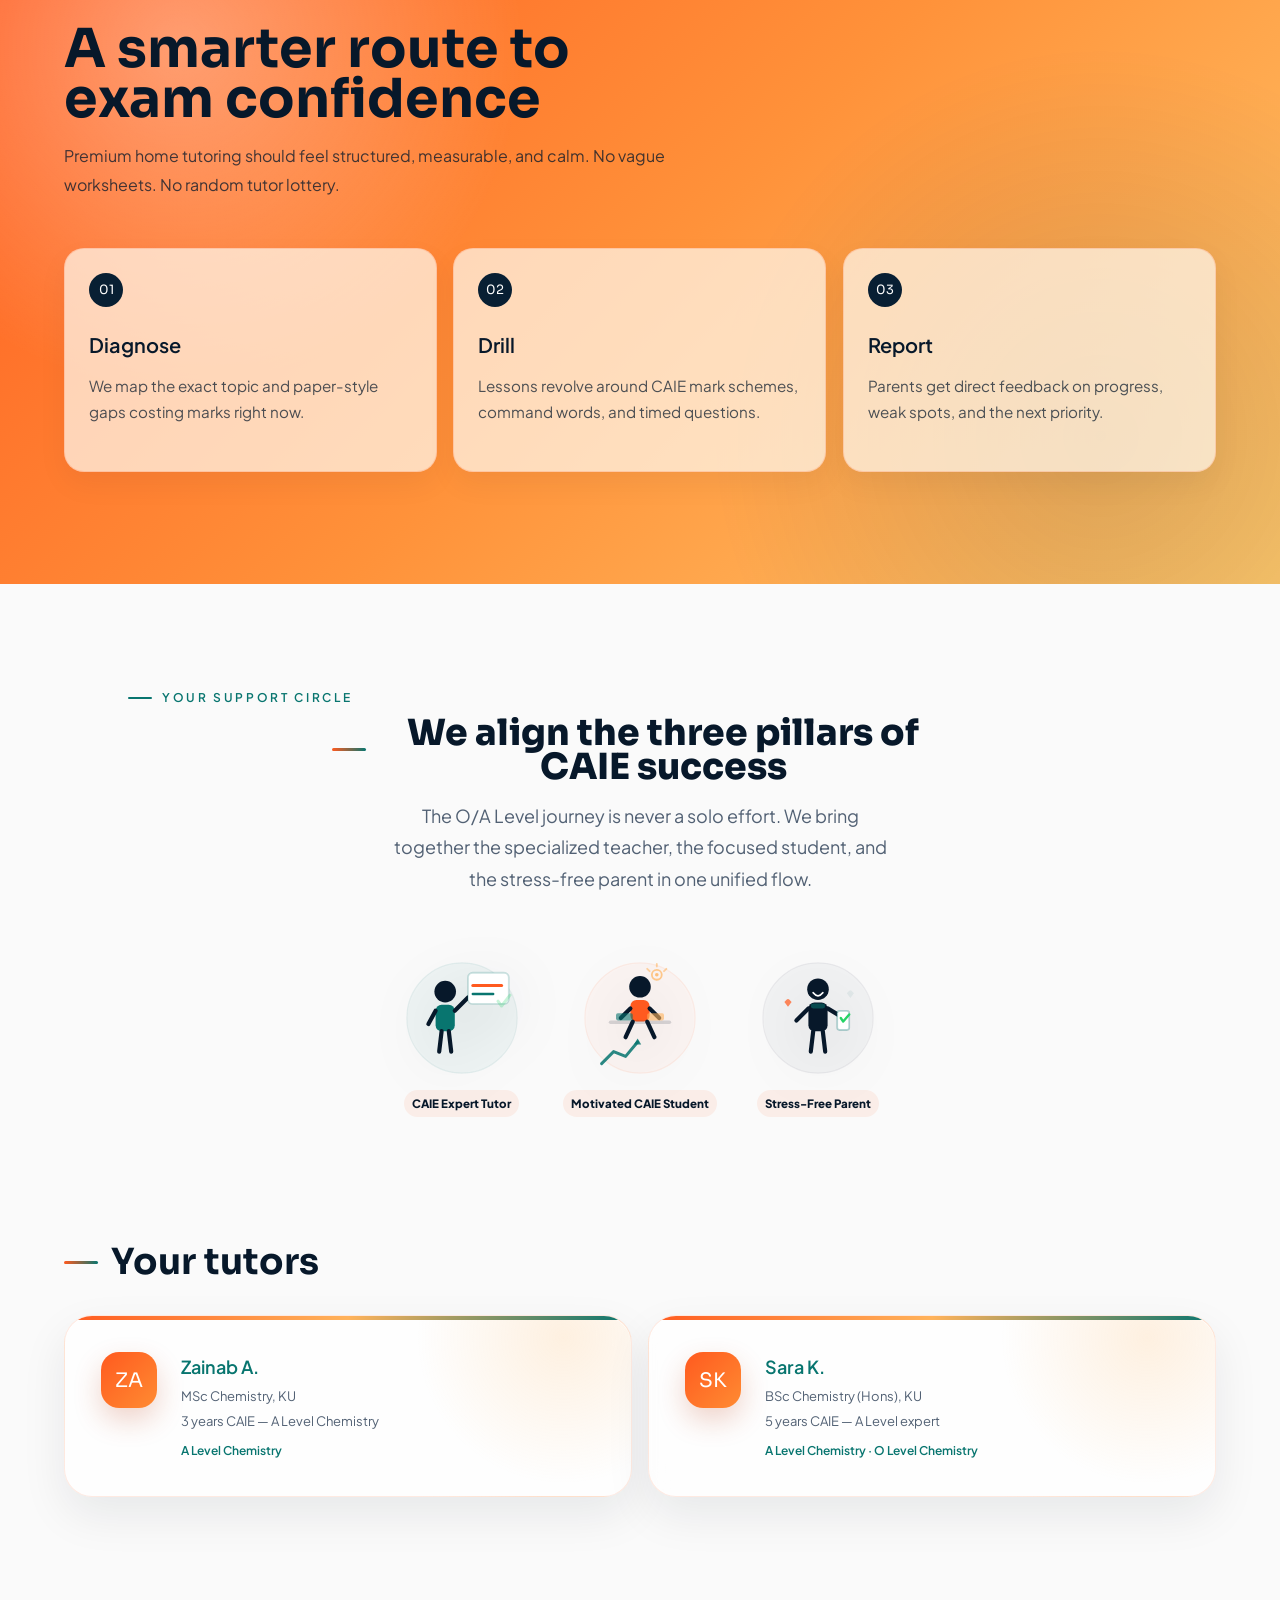
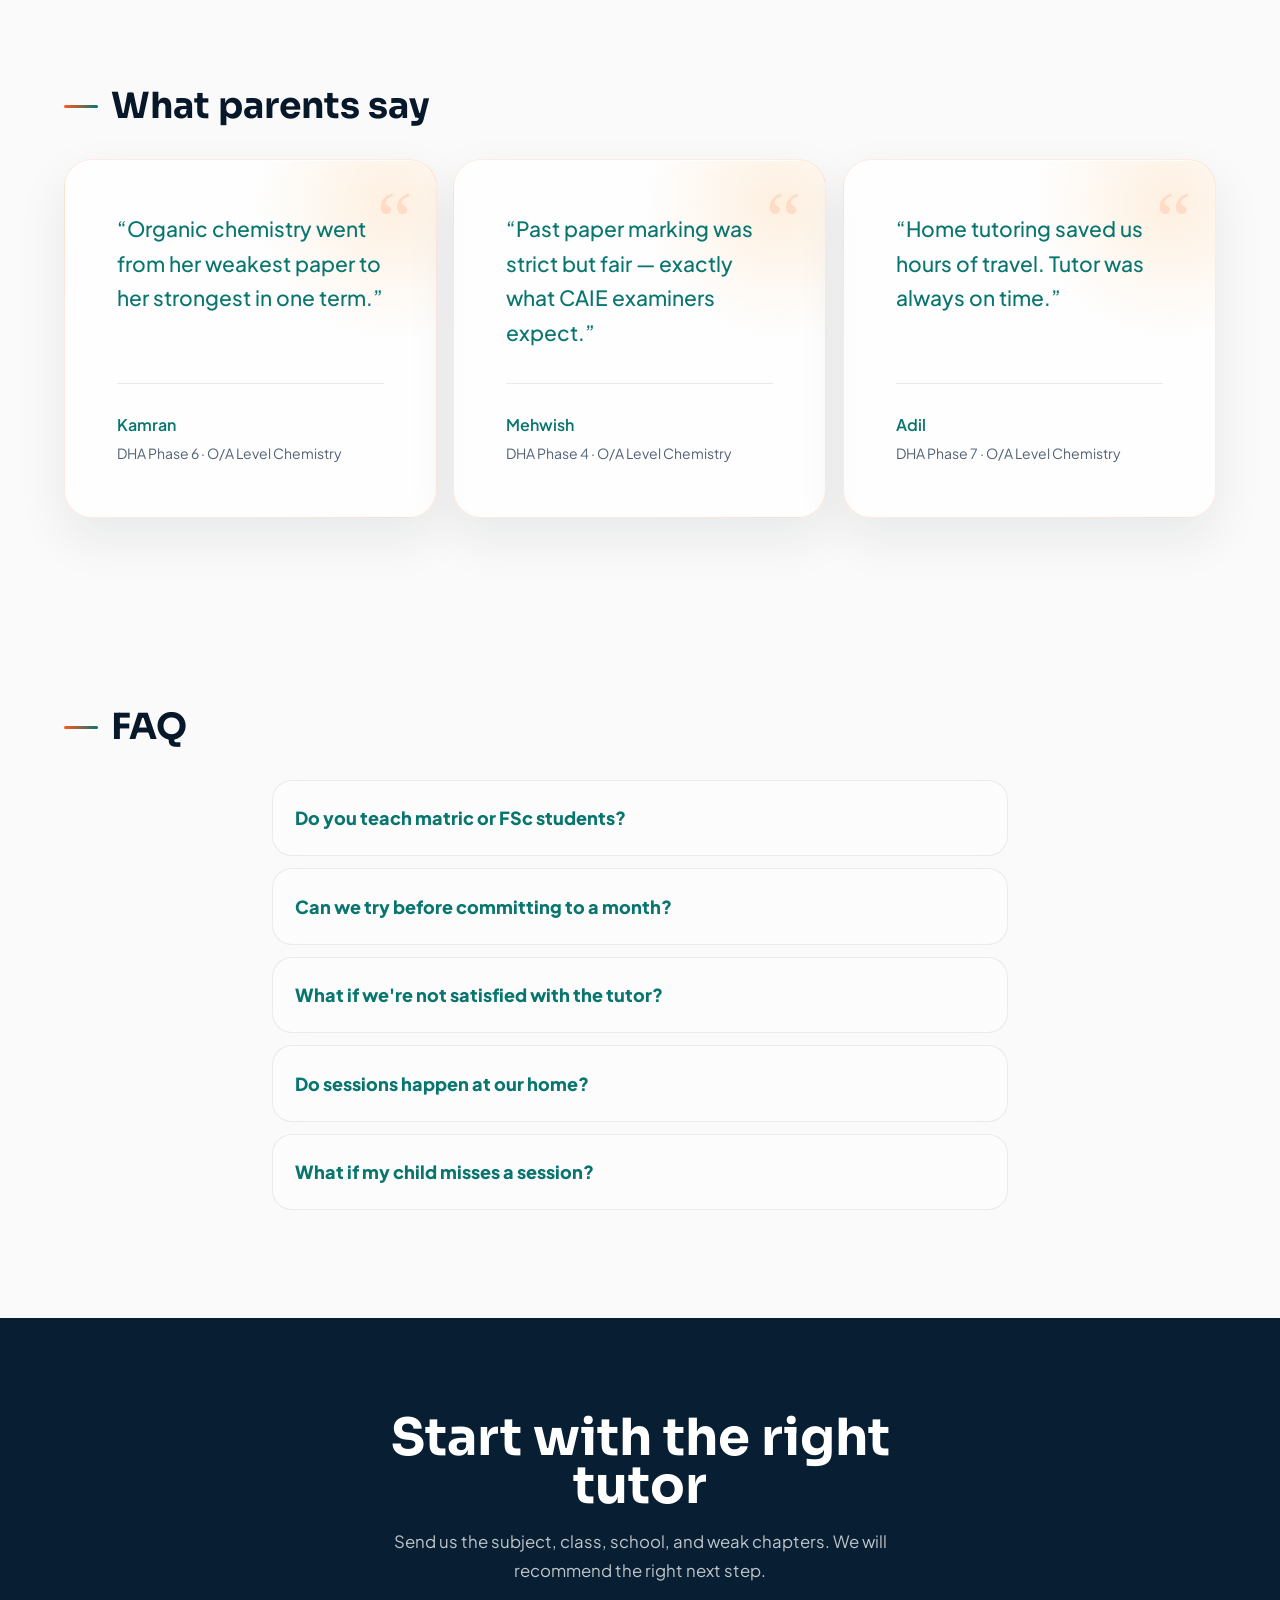
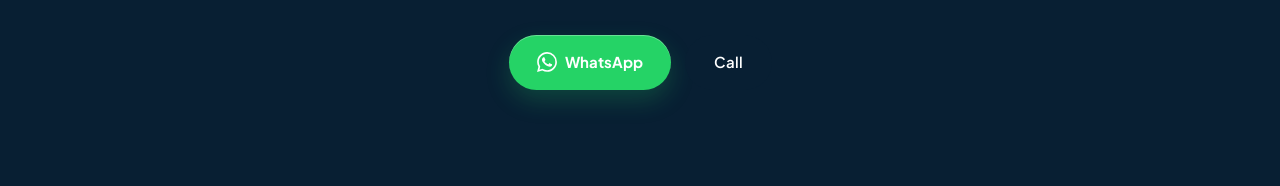
<file: lp/a-level-chemistry-dha/index.html>
<!DOCTYPE html>
<html lang="en">
<head>
<meta charset="UTF-8">
<meta name="viewport" content="width=device-width, initial-scale=1.0, viewport-fit=cover">
<meta name="description" content="Cambridge-expert home tutors for DHA and Clifton. Trial session available.">
<meta name="robots" content="noindex, nofollow">
<meta name="theme-color" content="#FF7A2F">
<title>O/A Level Chemistry Tutor in DHA &amp; Clifton | Tutoriks</title>
<link rel="preconnect" href="https://fonts.googleapis.com">
<link rel="preconnect" href="https://fonts.gstatic.com" crossorigin>
<link rel="preload" href="../../styles.css" as="style" fetchpriority="high">
<link rel="stylesheet" href="../../styles.css">
<link rel="preload" href="../../landing.css" as="style">
<link rel="stylesheet" href="../../landing.css">
<link rel="preload" as="style" href="https://fonts.googleapis.com/css2?family=Plus+Jakarta+Sans:wght@400;600;700&family=Sora:wght@700;800&display=swap">
<link rel="stylesheet" href="https://fonts.googleapis.com/css2?family=Plus+Jakarta+Sans:wght@400;600;700&family=Sora:wght@700;800&display=swap" media="print" onload="this.media='all'">
<noscript><link rel="stylesheet" href="https://fonts.googleapis.com/css2?family=Plus+Jakarta+Sans:wght@400;600;700&family=Sora:wght@700;800&display=swap"></noscript>
<script type="application/ld+json" id="schemaJson"></script>
</head>
<body class="lp" data-lp="a-level-chemistry-dha">

<header class="lp-header">
  <a href="../../Main.html">Tutoriks</a>
  <a href="#" class="btn btn-pill-white btn-wa-icon" data-wa><svg viewBox="0 0 24 24" xmlns="http://www.w3.org/2000/svg" width="18" height="18" fill="white" aria-hidden="true"><path d="M17.472 14.382c-.297-.149-1.758-.867-2.03-.967-.273-.099-.471-.148-.67.15-.197.297-.767.966-.94 1.164-.173.199-.347.223-.644.075-.297-.15-1.255-.463-2.39-1.475-.883-.788-1.48-1.761-1.653-2.059-.173-.297-.018-.458.13-.606.134-.133.298-.347.446-.52.149-.174.198-.298.298-.497.099-.198.05-.371-.025-.52-.075-.149-.669-1.612-.916-2.207-.242-.579-.487-.5-.669-.51-.173-.008-.371-.01-.57-.01-.198 0-.52.074-.792.372-.272.297-1.04 1.016-1.04 2.479 0 1.462 1.065 2.875 1.213 3.074.149.198 2.096 3.2 5.077 4.487.709.306 1.262.489 1.694.625.712.227 1.36.195 1.871.118.571-.085 1.758-.719 2.006-1.413.248-.694.248-1.289.173-1.413-.074-.124-.272-.198-.57-.347m-5.421 7.403h-.004a9.87 9.87 0 01-5.031-1.378l-.361-.214-3.741.982.998-3.648-.235-.374a9.86 9.86 0 01-1.51-5.26c.001-5.45 4.436-9.884 9.888-9.884 2.64 0 5.122 1.03 6.988 2.898a9.825 9.825 0 012.893 6.994c-.003 5.45-4.437 9.884-9.885 9.884m8.413-18.297A11.815 11.815 0 0012.05 0C5.495 0 .16 5.335.157 11.892c0 2.096.547 4.142 1.588 5.945L.057 24l6.305-1.654a11.882 11.882 0 005.683 1.448h.005c6.554 0 11.89-5.335 11.893-11.893a11.821 11.821 0 00-3.48-8.413Z"/></svg> WhatsApp</a>
</header>

<section class="lp-hero">
  <div class="lp-hero-art" aria-hidden="true">
    <div class="lp-hero-metrics"><span>O/A Level</span><span>Home &amp; Online</span><span>Exam-led</span></div>
    <div class="lp-hero-art-card">
    <span class="lp-hero-studio lp-hero-studio--chemistry">
      <span class="studio-board">
        <span class="chem-card chem-card--one"></span>
        <span class="chem-card chem-card--two"></span>
        <span class="chem-bond-line chem-bond-line--one"></span>
        <span class="chem-bond-line chem-bond-line--two"></span>
        <span class="chem-flask-modern"><span></span></span>
        <span class="chem-bubble-modern chem-bubble-modern--one"></span>
        <span class="chem-bubble-modern chem-bubble-modern--two"></span>
    </span>
  </div>
    </span>
  </div>
  <div class="lp-hero-copy">
  <p class="lp-kicker">O/A Level Chemistry · DHA &amp; Clifton</p>
  <h1>O/A Level Chemistry Tutor</h1>
  <p class="lede">Organic, physical, and inorganic Chemistry taught with CAIE precision.</p>
  <a href="#" class="btn btn-whatsapp" data-wa>Request a Chemistry tutor</a>
  <ul class="trust-bullets">
    <li>IGCSE · GCSE · CAIE</li>
    <li>Exam-led lessons</li>
    <li>Parent updates</li>
  </ul>
  </div>
</section>

<div class="container lp-match">
  <div class="lp-match-copy">
    <p class="eyebrow">Private match</p>
    <h2>A tutor selected, not assigned</h2>
    <p>We look at the syllabus, weak chapters, school pace, and exam timeline before recommending an expert.</p>
    <div class="lp-signal-list">
      <span>Syllabus-fit before availability</span>
      <span>Past-paper method from lesson one</span>
      <span>Parent feedback after key milestones</span>
    </div>
  </div>
  <form class="lead-form" id="leadForm" aria-label="Get matched">
    <h2>Match me with a Chemistry tutor</h2>
    <label for="name">Name</label>
    <input type="text" id="name" name="name" required autocomplete="name" placeholder="Your name">
    <label for="phone">WhatsApp number</label>
    <input type="tel" id="phone" name="phone" required autocomplete="tel" placeholder="03XX XXXXXXX">
    <label for="level">Child's level</label>
    <select id="level" name="level" required>
      <option value="">Select level</option>
      <option value="O Level">O Level</option>
      <option value="A Level" selected>A Level</option>
    </select>
    <label for="subject">Subject</label>
    <input type="text" id="subject" name="subject" value="O/A Level Chemistry" readonly autocomplete="off">
    <label for="service_area">Area</label>
    <input type="text" id="service_area" name="service_area" value="DHA" readonly autocomplete="off">
    <button type="submit" class="btn btn-whatsapp">Send my match request</button>
  </form>
</div>

<section class="lp-method">
  <div class="lp-method-inner">
    <h2>A smarter route to exam confidence</h2>
    <p>Premium home tutoring should feel structured, measurable, and calm. No vague worksheets. No random tutor lottery.</p>
    <div class="lp-method-grid">
      <article class="lp-method-card"><span>01</span><h3>Diagnose</h3><p>We map the exact topic and paper-style gaps costing marks right now.</p></article>
      <article class="lp-method-card"><span>02</span><h3>Drill</h3><p>Lessons revolve around CAIE mark schemes, command words, and timed questions.</p></article>
      <article class="lp-method-card"><span>03</span><h3>Report</h3><p>Parents get direct feedback on progress, weak spots, and the next priority.</p></article>
    </div>
  </div>
</section>


  <section class="lp-section lp-team-trust" style="padding-bottom: 0;">
    <div class="container center">
      <p class="eyebrow" style="text-align: center; margin-bottom: 0.5rem;">Your Support Circle</p>
      <h2 class="display display--section-sm" style="text-align: center; max-width: 22ch; margin: 0 auto 1rem;">We align the three pillars of CAIE success</h2>
      <p class="lede" style="text-align: center; max-width: 32rem; margin: 0 auto;">The O/A Level journey is never a solo effort. We bring together the specialized teacher, the focused student, and the stress-free parent in one unified flow.</p>
      
      <!-- Beautiful Animated SVG Character Lineup -->
      <div class="lp-character-lineup">
        <div class="char-wrapper char-tutor">
          <svg class="char-svg char-svg--tutor" viewBox="0 0 100 100" xmlns="http://www.w3.org/2000/svg">
  <circle cx="50" cy="50" r="46" fill="rgba(8,117,111,0.05)" stroke="rgba(8,117,111,0.08)" stroke-width="1"/>
  <!-- Head -->
  <circle cx="36" cy="28" r="9" fill="#07182A"/>
  <!-- Body -->
  <rect x="28" y="39" width="16" height="22" rx="5" fill="#08756F"/>
  <!-- Legs -->
  <line x1="33" y1="61" x2="31" y2="78" stroke="#07182A" stroke-width="3.5" stroke-linecap="round"/>
  <line x1="39" y1="61" x2="41" y2="78" stroke="#07182A" stroke-width="3.5" stroke-linecap="round"/>
  <!-- Left arm relaxed -->
  <line x1="28" y1="44" x2="22" y2="55" stroke="#07182A" stroke-width="3.5" stroke-linecap="round"/>
  <!-- Right arm pointing at board -->
  <line x1="44" y1="44" x2="55" y2="33" stroke="#07182A" stroke-width="3.5" stroke-linecap="round"/>
  <!-- Floating whiteboard -->
  <rect x="55" y="15" width="34" height="26" rx="4" fill="white" stroke="rgba(8,117,111,0.2)" stroke-width="1.5">
    <animate attributeName="y" values="15;12;15" dur="4s" repeatCount="indefinite"/>
  </rect>
  <!-- Writing line 1 animating -->
  <line x1="59" y1="23" x2="59" y2="23" stroke="#FF5A1F" stroke-width="2.5" stroke-linecap="round">
    <animate attributeName="x2" values="59;83;83;59" dur="3s" repeatCount="indefinite"/>
  </line>
  <!-- Writing line 2 animating -->
  <line x1="59" y1="30" x2="59" y2="30" stroke="#08756F" stroke-width="2" stroke-linecap="round">
    <animate attributeName="x2" values="59;76;76;59" dur="4s" repeatCount="indefinite"/>
  </line>
  <!-- Checkmark appearing -->
  <path d="M80,36 L83,40 L90,31" fill="none" stroke="#25D366" stroke-width="2.5" stroke-linecap="round" stroke-linejoin="round">
    <animate attributeName="opacity" values="0;0;0;1;1;0" dur="4s" repeatCount="indefinite"/>
  </path>
</svg>
          <span class="char-label">CAIE Expert Tutor</span>
        </div>
        <div class="char-wrapper char-student">
          <svg class="char-svg char-svg--student" viewBox="0 0 100 100" xmlns="http://www.w3.org/2000/svg">
  <circle cx="50" cy="50" r="46" fill="rgba(255,90,31,0.04)" stroke="rgba(255,90,31,0.08)" stroke-width="1"/>
  <!-- Head -->
  <circle cx="50" cy="24" r="9" fill="#07182A"/>
  <!-- Body sitting -->
  <rect x="42" y="35" width="16" height="18" rx="5" fill="#FF5A1F"/>
  <!-- Seated legs -->
  <path d="M44,53 L38,66" stroke="#07182A" stroke-width="3.5" stroke-linecap="round" fill="none"/>
  <path d="M56,53 L62,66" stroke="#07182A" stroke-width="3.5" stroke-linecap="round" fill="none"/>
  <!-- Arms to desk -->
  <line x1="42" y1="42" x2="34" y2="50" stroke="#07182A" stroke-width="3.5" stroke-linecap="round"/>
  <line x1="58" y1="42" x2="66" y2="50" stroke="#07182A" stroke-width="3.5" stroke-linecap="round"/>
  <!-- Desk surface -->
  <rect x="24" y="52" width="52" height="3" rx="1.5" fill="#07182A" opacity="0.15"/>
  <!-- Book on desk -->
  <rect x="30" y="46" width="14" height="6" rx="1.5" fill="#08756F" opacity="0.6"/>
  <rect x="56" y="46" width="14" height="6" rx="1.5" fill="#FFB25A" opacity="0.6"/>
  <!-- Rising graph arrow -->
  <path d="M18,88 L28,78 L38,82 L48,70" fill="none" stroke="#08756F" stroke-width="2.5" stroke-linecap="round" stroke-linejoin="round">
    <animate attributeName="opacity" values="0.3;1;0.3" dur="3s" repeatCount="indefinite"/>
  </path>
  <polygon points="48,67 51,72 45,72" fill="#08756F">
    <animate attributeName="opacity" values="0.3;1;0.3" dur="3s" repeatCount="indefinite"/>
  </polygon>
  <!-- Lightbulb spark above head -->
  <circle cx="64" cy="14" r="4" fill="none" stroke="#FFB25A" stroke-width="1.5">
    <animate attributeName="r" values="3;5;3" dur="2.5s" repeatCount="indefinite"/>
    <animate attributeName="opacity" values="0.3;1;0.3" dur="2.5s" repeatCount="indefinite"/>
  </circle>
  <circle cx="64" cy="14" r="1.5" fill="#FFB25A">
    <animate attributeName="opacity" values="0.5;1;0.5" dur="2.5s" repeatCount="indefinite"/>
  </circle>
  <!-- Tiny sparkle rays -->
  <line x1="64" y1="7" x2="64" y2="5" stroke="#FFB25A" stroke-width="1.5" stroke-linecap="round">
    <animate attributeName="opacity" values="0;1;0" dur="2.5s" repeatCount="indefinite"/>
  </line>
  <line x1="70" y1="11" x2="72" y2="9" stroke="#FFB25A" stroke-width="1.5" stroke-linecap="round">
    <animate attributeName="opacity" values="0;1;0" dur="2.5s" repeatCount="indefinite"/>
  </line>
  <line x1="58" y1="11" x2="56" y2="9" stroke="#FFB25A" stroke-width="1.5" stroke-linecap="round">
    <animate attributeName="opacity" values="0;1;0" dur="2.5s" repeatCount="indefinite"/>
  </line>
</svg>
          <span class="char-label">Motivated CAIE Student</span>
        </div>
        <div class="char-wrapper char-parent">
          <svg class="char-svg char-svg--parent" viewBox="0 0 100 100" xmlns="http://www.w3.org/2000/svg">
  <circle cx="50" cy="50" r="46" fill="rgba(8,31,51,0.04)" stroke="rgba(8,31,51,0.06)" stroke-width="1"/>
  <!-- Head -->
  <circle cx="50" cy="26" r="9" fill="#07182A"/>
  <!-- Smile -->
  <path d="M46,29 Q50,34 54,29" fill="none" stroke="white" stroke-width="1.5" stroke-linecap="round"/>
  <!-- Body -->
  <rect x="42" y="37" width="16" height="24" rx="5" fill="#07182A"/>
  <!-- Legs -->
  <line x1="46" y1="61" x2="44" y2="78" stroke="#07182A" stroke-width="3.5" stroke-linecap="round"/>
  <line x1="54" y1="61" x2="56" y2="78" stroke="#07182A" stroke-width="3.5" stroke-linecap="round"/>
  <!-- Left arm relaxed -->
  <line x1="42" y1="42" x2="32" y2="52" stroke="#07182A" stroke-width="3.5" stroke-linecap="round"/>
  <!-- Right arm holding phone -->
  <line x1="58" y1="42" x2="68" y2="48" stroke="#07182A" stroke-width="3.5" stroke-linecap="round"/>
  <!-- Phone in hand -->
  <rect x="66" y="44" width="10" height="16" rx="2" fill="white" stroke="rgba(8,117,111,0.3)" stroke-width="1.5"/>
  <!-- Phone notification checkmark -->
  <path d="M69,50 L71,53 L76,47" fill="none" stroke="#25D366" stroke-width="2" stroke-linecap="round" stroke-linejoin="round">
    <animate attributeName="opacity" values="0;1;1;0" dur="3s" repeatCount="indefinite"/>
  </path>
  <!-- Floating heart rising -->
  <path d="M22,42 L23,41 Q25,38 27,41 L28,42 L25,46 Z" fill="#FF5A1F" opacity="0">
    <animate attributeName="opacity" values="0;0.8;0" dur="4s" repeatCount="indefinite"/>
    <animateTransform attributeName="transform" type="translate" values="0,0;0,-12" dur="4s" repeatCount="indefinite"/>
  </path>
  <!-- Second floating heart staggered -->
  <path d="M74,30 L75,29 Q77,26 79,29 L80,30 L77,34 Z" fill="#08756F" opacity="0">
    <animate attributeName="opacity" values="0;0.6;0" dur="5s" begin="1.5s" repeatCount="indefinite"/>
    <animateTransform attributeName="transform" type="translate" values="0,0;0,-10" dur="5s" begin="1.5s" repeatCount="indefinite"/>
  </path>
  <!-- Calm breathing animation on body -->
  <rect x="44" y="38" width="12" height="4" rx="2" fill="#08756F" opacity="0.5">
    <animate attributeName="opacity" values="0.3;0.6;0.3" dur="3s" repeatCount="indefinite"/>
  </rect>
</svg>
          <span class="char-label">Stress-Free Parent</span>
        </div>
      </div>
    </div>
  </section>

<section class="lp-section">
  <h2>Your tutors</h2>
  <div class="tutor-grid" id="lpTutors">
    <article class="tutor-card"><div class="tutor-avatar" aria-hidden="true">CA</div><div><h3>CAIE subject expert</h3><p class="meta">Cambridge-focused home tutor</p><p class="meta">Matched to syllabus, area, and exam timeline</p><p class="subjects">Past papers · Weak-topic repair · Parent feedback</p></div></article>
    <article class="tutor-card"><div class="tutor-avatar" aria-hidden="true">EX</div><div><h3>Exam method coach</h3><p class="meta">Paper technique and mark-scheme training</p><p class="meta">Structured practice for mocks and final exams</p><p class="subjects">CAIE command words · Timed drills · Progress plan</p></div></article>
  </div>
</section>

<section class="lp-section">
  <h2>What parents say</h2>
  <div class="testimonial-grid" id="lpTestimonials">
    <article class="t-card"><p>“The lessons were structured around the exact papers, not generic tuition. We knew what was improving every week.”</p><footer><strong>DHA parent</strong>Cambridge O/A Level</footer></article>
    <article class="t-card"><p>“The tutor was professional, punctual, and honest about weak areas. The past-paper method made the biggest difference.”</p><footer><strong>Clifton parent</strong>CAIE home tutoring</footer></article>
  </div>
</section>

<section class="lp-section" id="faq">
  <h2>FAQ</h2>
  <div class="faq-list" id="faqList">
    <details><summary>Do you only teach Cambridge students?</summary><div class="faq-a">Yes. Tutoriks focuses on Cambridge O and A Level students.</div></details>
    <details><summary>Do sessions happen at home or online?</summary><div class="faq-a">Both. Home visits are available in DHA and Clifton. Online sessions are available for students anywhere in Pakistan and abroad.</div></details>
    <details><summary>What happens if the tutor is not the right fit?</summary><div class="faq-a">We replace the tutor quickly and keep the process straightforward.</div></details>
  </div>
</section>

<footer class="lp-footer">
  <div class="lp-footer-inner">
    <h2>Start with the right tutor</h2>
    <p>Send us the subject, class, school, and weak chapters. We will recommend the right next step.</p>
    <div class="hero-actions">
    <a href="#" class="btn btn-pill-white btn-wa-icon" data-wa><svg viewBox="0 0 24 24" xmlns="http://www.w3.org/2000/svg" width="18" height="18" fill="white" aria-hidden="true"><path d="M17.472 14.382c-.297-.149-1.758-.867-2.03-.967-.273-.099-.471-.148-.67.15-.197.297-.767.966-.94 1.164-.173.199-.347.223-.644.075-.297-.15-1.255-.463-2.39-1.475-.883-.788-1.48-1.761-1.653-2.059-.173-.297-.018-.458.13-.606.134-.133.298-.347.446-.52.149-.174.198-.298.298-.497.099-.198.05-.371-.025-.52-.075-.149-.669-1.612-.916-2.207-.242-.579-.487-.5-.669-.51-.173-.008-.371-.01-.57-.01-.198 0-.52.074-.792.372-.272.297-1.04 1.016-1.04 2.479 0 1.462 1.065 2.875 1.213 3.074.149.198 2.096 3.2 5.077 4.487.709.306 1.262.489 1.694.625.712.227 1.36.195 1.871.118.571-.085 1.758-.719 2.006-1.413.248-.694.248-1.289.173-1.413-.074-.124-.272-.198-.57-.347m-5.421 7.403h-.004a9.87 9.87 0 01-5.031-1.378l-.361-.214-3.741.982.998-3.648-.235-.374a9.86 9.86 0 01-1.51-5.26c.001-5.45 4.436-9.884 9.888-9.884 2.64 0 5.122 1.03 6.988 2.898a9.825 9.825 0 012.893 6.994c-.003 5.45-4.437 9.884-9.885 9.884m8.413-18.297A11.815 11.815 0 0012.05 0C5.495 0 .16 5.335.157 11.892c0 2.096.547 4.142 1.588 5.945L.057 24l6.305-1.654a11.882 11.882 0 005.683 1.448h.005c6.554 0 11.89-5.335 11.893-11.893a11.821 11.821 0 00-3.48-8.413Z"/></svg> WhatsApp</a>
    <a href="#" class="btn btn-ghost" data-phone>Call</a>
  </div>
  </div>
</footer>

<div class="lp-sticky-wa">
  <a href="#" class="btn btn-whatsapp" data-wa aria-label="WhatsApp">WhatsApp</a>
</div>

<script src="../../site-config.js" defer></script>
<script src="../../main.js" defer></script>
</body>
</html>
</file>
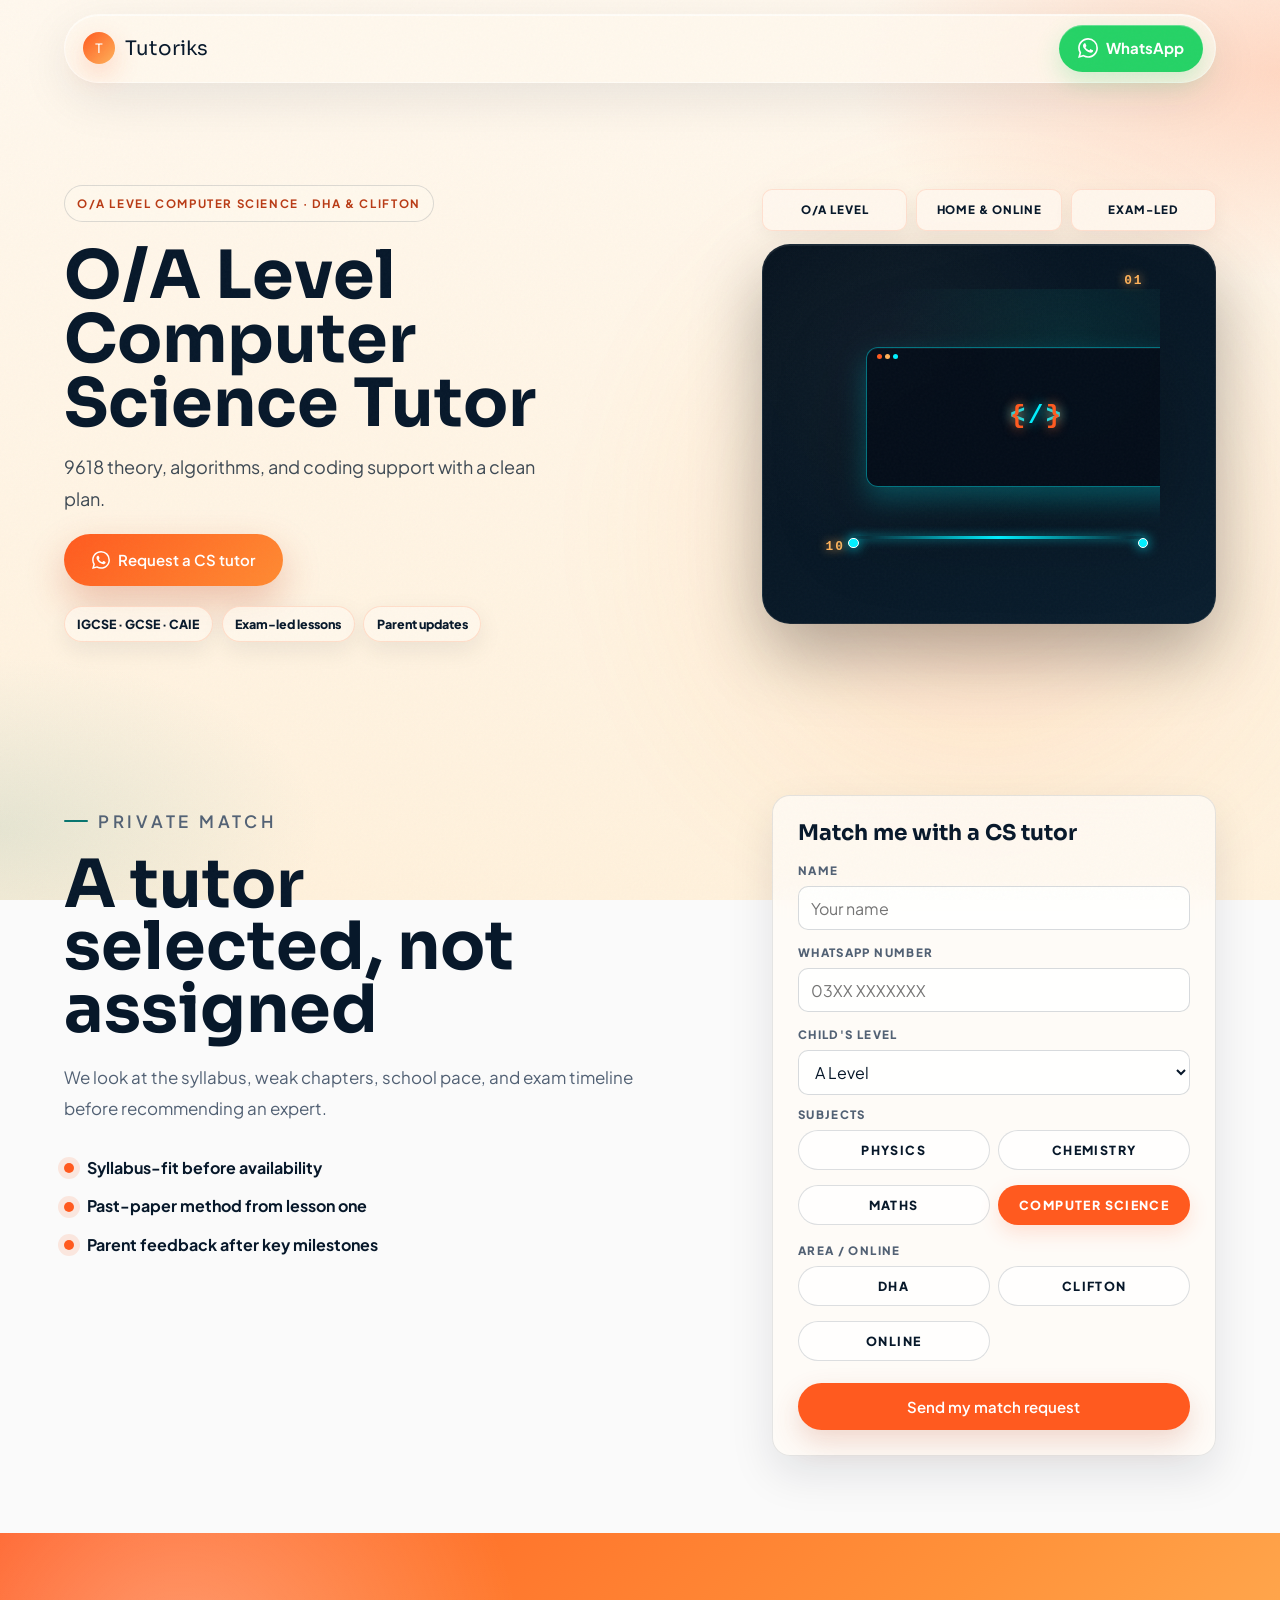
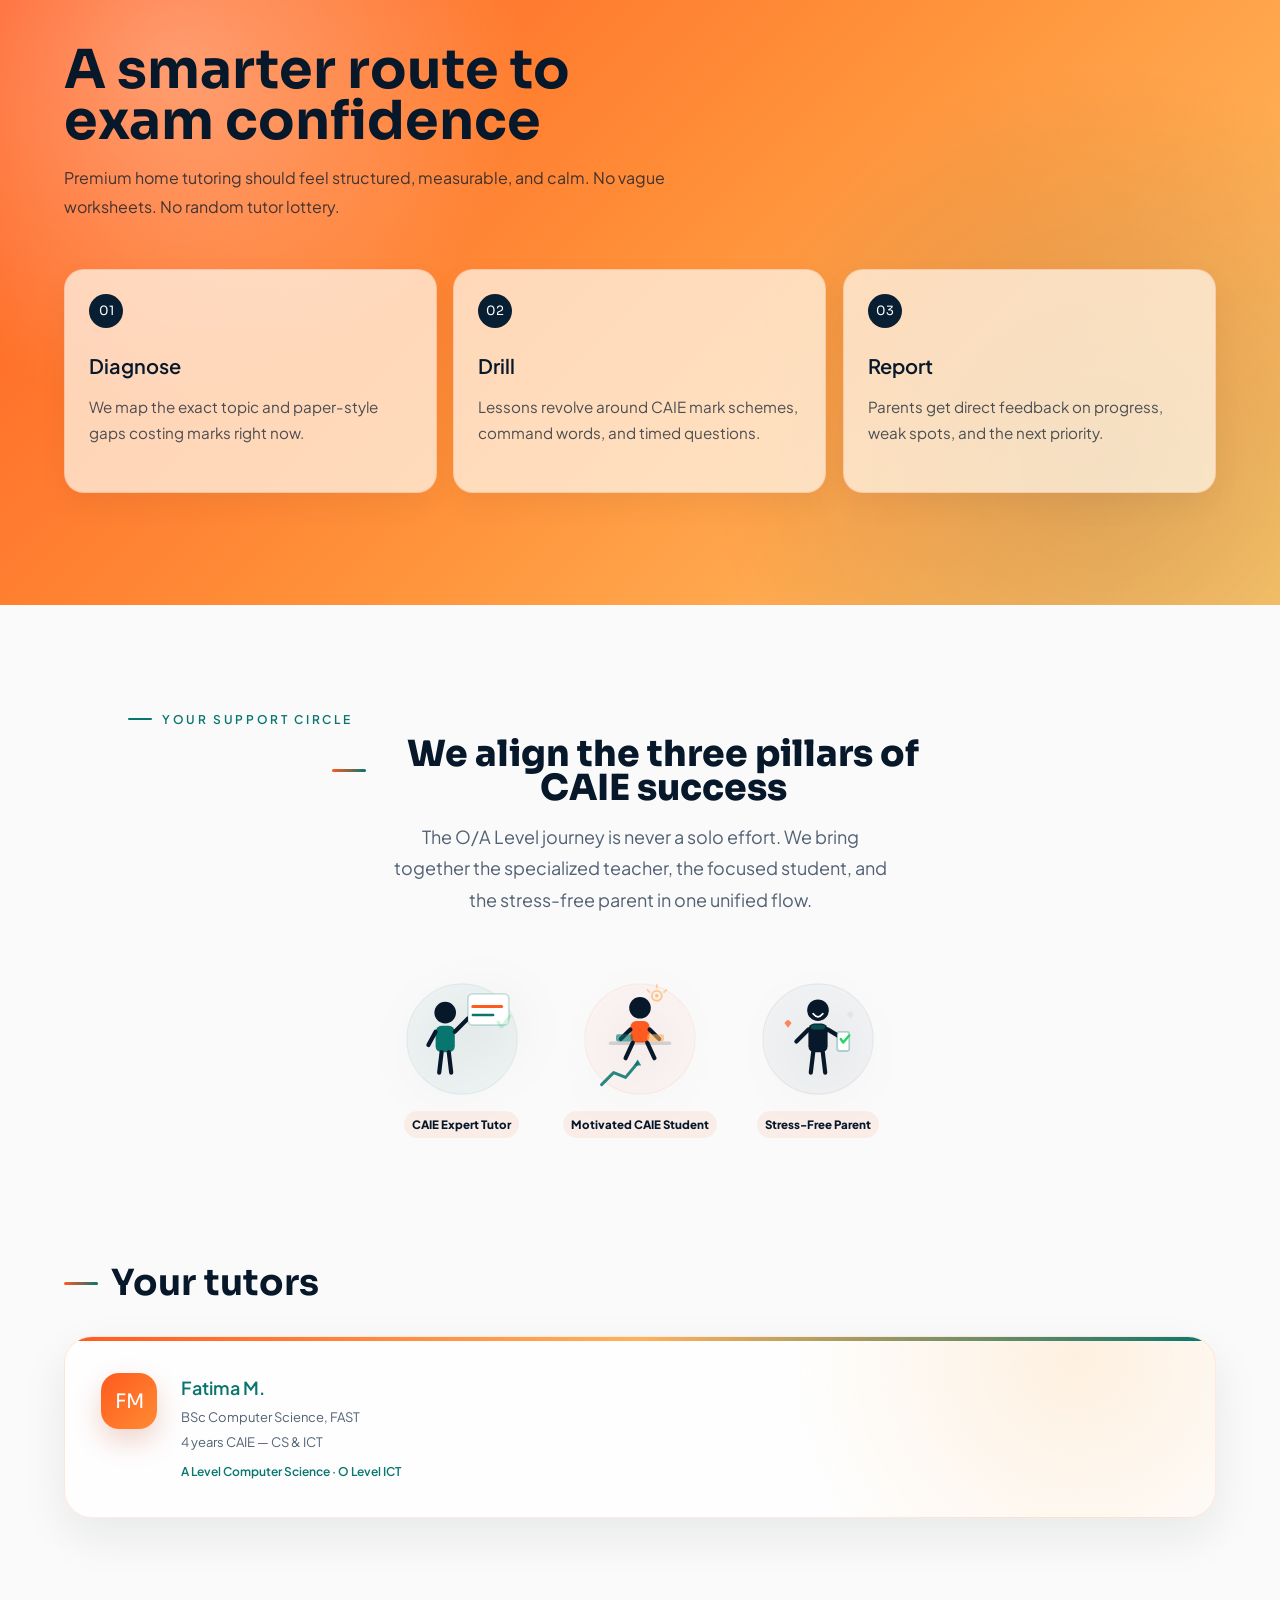
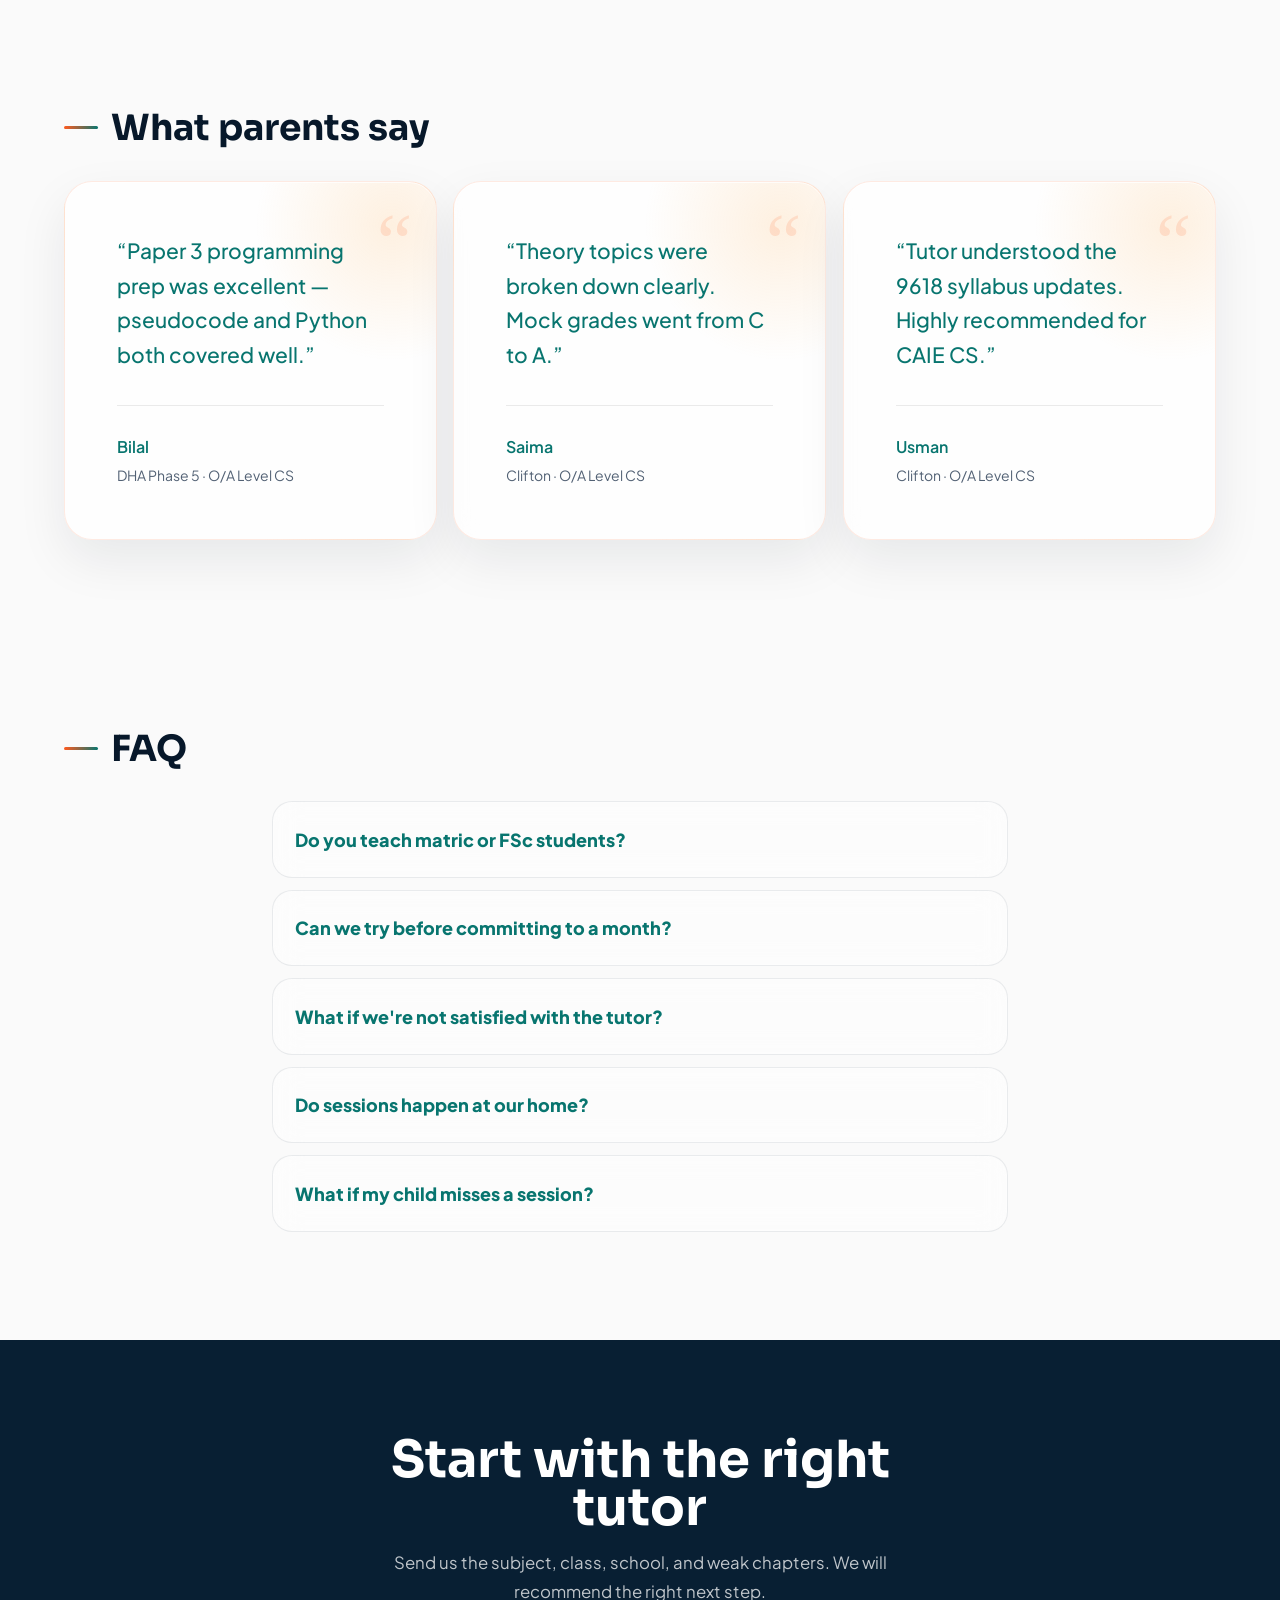
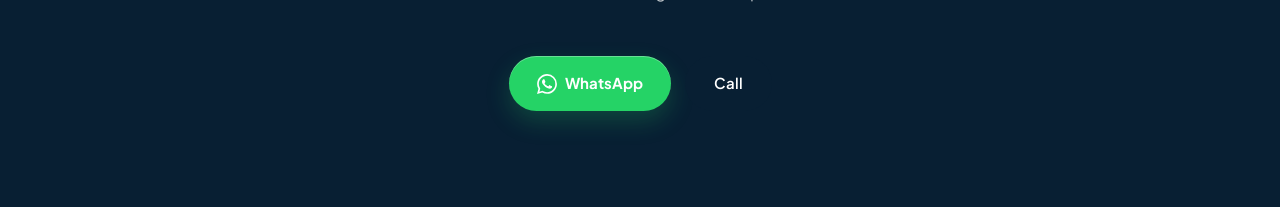
<file: lp/a-level-cs-karachi/index.html>
<!DOCTYPE html>
<html lang="en">
<head>
<meta charset="UTF-8">
<meta name="viewport" content="width=device-width, initial-scale=1.0, viewport-fit=cover">
<meta name="description" content="Cambridge-expert tutors. Trial session available. DHA and Clifton only.">
<meta name="robots" content="noindex, nofollow">
<meta name="theme-color" content="#FF7A2F">
<title>O/A Level Computer Science Tutor in DHA &amp; Clifton | Tutoriks</title>
<link rel="preconnect" href="https://fonts.googleapis.com">
<link rel="preconnect" href="https://fonts.gstatic.com" crossorigin>
<link rel="preload" href="../../styles.css" as="style" fetchpriority="high">
<link rel="stylesheet" href="../../styles.css">
<link rel="preload" href="../../landing.css" as="style">
<link rel="stylesheet" href="../../landing.css">
<link rel="preload" as="style" href="https://fonts.googleapis.com/css2?family=Plus+Jakarta+Sans:wght@400;600;700&family=Sora:wght@700;800&display=swap">
<link rel="stylesheet" href="https://fonts.googleapis.com/css2?family=Plus+Jakarta+Sans:wght@400;600;700&family=Sora:wght@700;800&display=swap" media="print" onload="this.media='all'">
<noscript><link rel="stylesheet" href="https://fonts.googleapis.com/css2?family=Plus+Jakarta+Sans:wght@400;600;700&family=Sora:wght@700;800&display=swap"></noscript>
<script type="application/ld+json" id="schemaJson"></script>
</head>
<body class="lp" data-lp="a-level-cs-karachi">

<header class="lp-header">
  <a href="../../Main.html">Tutoriks</a>
  <a href="#" class="btn btn-pill-white btn-wa-icon" data-wa><svg viewBox="0 0 24 24" xmlns="http://www.w3.org/2000/svg" width="18" height="18" fill="white" aria-hidden="true"><path d="M17.472 14.382c-.297-.149-1.758-.867-2.03-.967-.273-.099-.471-.148-.67.15-.197.297-.767.966-.94 1.164-.173.199-.347.223-.644.075-.297-.15-1.255-.463-2.39-1.475-.883-.788-1.48-1.761-1.653-2.059-.173-.297-.018-.458.13-.606.134-.133.298-.347.446-.52.149-.174.198-.298.298-.497.099-.198.05-.371-.025-.52-.075-.149-.669-1.612-.916-2.207-.242-.579-.487-.5-.669-.51-.173-.008-.371-.01-.57-.01-.198 0-.52.074-.792.372-.272.297-1.04 1.016-1.04 2.479 0 1.462 1.065 2.875 1.213 3.074.149.198 2.096 3.2 5.077 4.487.709.306 1.262.489 1.694.625.712.227 1.36.195 1.871.118.571-.085 1.758-.719 2.006-1.413.248-.694.248-1.289.173-1.413-.074-.124-.272-.198-.57-.347m-5.421 7.403h-.004a9.87 9.87 0 01-5.031-1.378l-.361-.214-3.741.982.998-3.648-.235-.374a9.86 9.86 0 01-1.51-5.26c.001-5.45 4.436-9.884 9.888-9.884 2.64 0 5.122 1.03 6.988 2.898a9.825 9.825 0 012.893 6.994c-.003 5.45-4.437 9.884-9.885 9.884m8.413-18.297A11.815 11.815 0 0012.05 0C5.495 0 .16 5.335.157 11.892c0 2.096.547 4.142 1.588 5.945L.057 24l6.305-1.654a11.882 11.882 0 005.683 1.448h.005c6.554 0 11.89-5.335 11.893-11.893a11.821 11.821 0 00-3.48-8.413Z"/></svg> WhatsApp</a>
</header>

<section class="lp-hero">
  <div class="lp-hero-art" aria-hidden="true">
    <div class="lp-hero-metrics"><span>O/A Level</span><span>Home &amp; Online</span><span>Exam-led</span></div>
    <div class="lp-hero-art-card">
    <span class="lp-hero-studio lp-hero-studio--cs">
      <span class="studio-board">
        <span class="cs-monitor">
          <span class="cs-code-line cs-code-line--one">&lt;/&gt;</span>
          <span class="cs-code-line cs-code-line--two">{ }</span>
    </span>
  </div>
        <span class="cs-binary cs-binary--one">01</span>
        <span class="cs-binary cs-binary--two">10</span>
        <span class="cs-circuit-path"></span>
        <span class="cs-circuit-node cs-circuit-node--one"></span>
        <span class="cs-circuit-node cs-circuit-node--two"></span>
      </span>
      <span class="studio-desk">
        <span class="studio-student"></span>
        <span class="studio-book"></span>
      </span>
    </span>
  </div>
  <div class="lp-hero-copy">
  <p class="lp-kicker">O/A Level Computer Science · DHA &amp; Clifton</p>
  <h1>O/A Level Computer Science Tutor</h1>
  <p class="lede">9618 theory, algorithms, and coding support with a clean plan.</p>
  <a href="#" class="btn btn-whatsapp" data-wa>Request a CS tutor</a>
  <ul class="trust-bullets">
    <li>IGCSE · GCSE · CAIE</li>
    <li>Exam-led lessons</li>
    <li>Parent updates</li>
  </ul>
  </div>
</section>

<div class="container lp-match">
  <div class="lp-match-copy">
    <p class="eyebrow">Private match</p>
    <h2>A tutor selected, not assigned</h2>
    <p>We look at the syllabus, weak chapters, school pace, and exam timeline before recommending an expert.</p>
    <div class="lp-signal-list">
      <span>Syllabus-fit before availability</span>
      <span>Past-paper method from lesson one</span>
      <span>Parent feedback after key milestones</span>
    </div>
  </div>
  <form class="lead-form" id="leadForm" aria-label="Get matched">
    <h2>Match me with a CS tutor</h2>
    <label for="name">Name</label>
    <input type="text" id="name" name="name" required autocomplete="name" placeholder="Your name">
    <label for="phone">WhatsApp number</label>
    <input type="tel" id="phone" name="phone" required autocomplete="tel" placeholder="03XX XXXXXXX">
    <label for="level">Child's level</label>
    <select id="level" name="level" required>
      <option value="">Select level</option>
      <option value="O Level">O Level</option>
      <option value="A Level" selected>A Level</option>
    </select>
    <label for="subject">Subject</label>
    <input type="text" id="subject" name="subject" value="O/A Level Computer Science" readonly autocomplete="off">
    <label for="service_area">Area</label>
    <input type="text" id="service_area" name="service_area" value="DHA &amp; Clifton" readonly autocomplete="off">
    <button type="submit" class="btn btn-whatsapp">Send my match request</button>
  </form>
</div>

<section class="lp-method">
  <div class="lp-method-inner">
    <h2>A smarter route to exam confidence</h2>
    <p>Premium home tutoring should feel structured, measurable, and calm. No vague worksheets. No random tutor lottery.</p>
    <div class="lp-method-grid">
      <article class="lp-method-card"><span>01</span><h3>Diagnose</h3><p>We map the exact topic and paper-style gaps costing marks right now.</p></article>
      <article class="lp-method-card"><span>02</span><h3>Drill</h3><p>Lessons revolve around CAIE mark schemes, command words, and timed questions.</p></article>
      <article class="lp-method-card"><span>03</span><h3>Report</h3><p>Parents get direct feedback on progress, weak spots, and the next priority.</p></article>
    </div>
  </div>
</section>


  <section class="lp-section lp-team-trust" style="padding-bottom: 0;">
    <div class="container center">
      <p class="eyebrow" style="text-align: center; margin-bottom: 0.5rem;">Your Support Circle</p>
      <h2 class="display display--section-sm" style="text-align: center; max-width: 22ch; margin: 0 auto 1rem;">We align the three pillars of CAIE success</h2>
      <p class="lede" style="text-align: center; max-width: 32rem; margin: 0 auto;">The O/A Level journey is never a solo effort. We bring together the specialized teacher, the focused student, and the stress-free parent in one unified flow.</p>
      
      <!-- Beautiful Animated SVG Character Lineup -->
      <div class="lp-character-lineup">
        <div class="char-wrapper char-tutor">
          <svg class="char-svg char-svg--tutor" viewBox="0 0 100 100" xmlns="http://www.w3.org/2000/svg">
  <circle cx="50" cy="50" r="46" fill="rgba(8,117,111,0.05)" stroke="rgba(8,117,111,0.08)" stroke-width="1"/>
  <!-- Head -->
  <circle cx="36" cy="28" r="9" fill="#07182A"/>
  <!-- Body -->
  <rect x="28" y="39" width="16" height="22" rx="5" fill="#08756F"/>
  <!-- Legs -->
  <line x1="33" y1="61" x2="31" y2="78" stroke="#07182A" stroke-width="3.5" stroke-linecap="round"/>
  <line x1="39" y1="61" x2="41" y2="78" stroke="#07182A" stroke-width="3.5" stroke-linecap="round"/>
  <!-- Left arm relaxed -->
  <line x1="28" y1="44" x2="22" y2="55" stroke="#07182A" stroke-width="3.5" stroke-linecap="round"/>
  <!-- Right arm pointing at board -->
  <line x1="44" y1="44" x2="55" y2="33" stroke="#07182A" stroke-width="3.5" stroke-linecap="round"/>
  <!-- Floating whiteboard -->
  <rect x="55" y="15" width="34" height="26" rx="4" fill="white" stroke="rgba(8,117,111,0.2)" stroke-width="1.5">
    <animate attributeName="y" values="15;12;15" dur="4s" repeatCount="indefinite"/>
  </rect>
  <!-- Writing line 1 animating -->
  <line x1="59" y1="23" x2="59" y2="23" stroke="#FF5A1F" stroke-width="2.5" stroke-linecap="round">
    <animate attributeName="x2" values="59;83;83;59" dur="3s" repeatCount="indefinite"/>
  </line>
  <!-- Writing line 2 animating -->
  <line x1="59" y1="30" x2="59" y2="30" stroke="#08756F" stroke-width="2" stroke-linecap="round">
    <animate attributeName="x2" values="59;76;76;59" dur="4s" repeatCount="indefinite"/>
  </line>
  <!-- Checkmark appearing -->
  <path d="M80,36 L83,40 L90,31" fill="none" stroke="#25D366" stroke-width="2.5" stroke-linecap="round" stroke-linejoin="round">
    <animate attributeName="opacity" values="0;0;0;1;1;0" dur="4s" repeatCount="indefinite"/>
  </path>
</svg>
          <span class="char-label">CAIE Expert Tutor</span>
        </div>
        <div class="char-wrapper char-student">
          <svg class="char-svg char-svg--student" viewBox="0 0 100 100" xmlns="http://www.w3.org/2000/svg">
  <circle cx="50" cy="50" r="46" fill="rgba(255,90,31,0.04)" stroke="rgba(255,90,31,0.08)" stroke-width="1"/>
  <!-- Head -->
  <circle cx="50" cy="24" r="9" fill="#07182A"/>
  <!-- Body sitting -->
  <rect x="42" y="35" width="16" height="18" rx="5" fill="#FF5A1F"/>
  <!-- Seated legs -->
  <path d="M44,53 L38,66" stroke="#07182A" stroke-width="3.5" stroke-linecap="round" fill="none"/>
  <path d="M56,53 L62,66" stroke="#07182A" stroke-width="3.5" stroke-linecap="round" fill="none"/>
  <!-- Arms to desk -->
  <line x1="42" y1="42" x2="34" y2="50" stroke="#07182A" stroke-width="3.5" stroke-linecap="round"/>
  <line x1="58" y1="42" x2="66" y2="50" stroke="#07182A" stroke-width="3.5" stroke-linecap="round"/>
  <!-- Desk surface -->
  <rect x="24" y="52" width="52" height="3" rx="1.5" fill="#07182A" opacity="0.15"/>
  <!-- Book on desk -->
  <rect x="30" y="46" width="14" height="6" rx="1.5" fill="#08756F" opacity="0.6"/>
  <rect x="56" y="46" width="14" height="6" rx="1.5" fill="#FFB25A" opacity="0.6"/>
  <!-- Rising graph arrow -->
  <path d="M18,88 L28,78 L38,82 L48,70" fill="none" stroke="#08756F" stroke-width="2.5" stroke-linecap="round" stroke-linejoin="round">
    <animate attributeName="opacity" values="0.3;1;0.3" dur="3s" repeatCount="indefinite"/>
  </path>
  <polygon points="48,67 51,72 45,72" fill="#08756F">
    <animate attributeName="opacity" values="0.3;1;0.3" dur="3s" repeatCount="indefinite"/>
  </polygon>
  <!-- Lightbulb spark above head -->
  <circle cx="64" cy="14" r="4" fill="none" stroke="#FFB25A" stroke-width="1.5">
    <animate attributeName="r" values="3;5;3" dur="2.5s" repeatCount="indefinite"/>
    <animate attributeName="opacity" values="0.3;1;0.3" dur="2.5s" repeatCount="indefinite"/>
  </circle>
  <circle cx="64" cy="14" r="1.5" fill="#FFB25A">
    <animate attributeName="opacity" values="0.5;1;0.5" dur="2.5s" repeatCount="indefinite"/>
  </circle>
  <!-- Tiny sparkle rays -->
  <line x1="64" y1="7" x2="64" y2="5" stroke="#FFB25A" stroke-width="1.5" stroke-linecap="round">
    <animate attributeName="opacity" values="0;1;0" dur="2.5s" repeatCount="indefinite"/>
  </line>
  <line x1="70" y1="11" x2="72" y2="9" stroke="#FFB25A" stroke-width="1.5" stroke-linecap="round">
    <animate attributeName="opacity" values="0;1;0" dur="2.5s" repeatCount="indefinite"/>
  </line>
  <line x1="58" y1="11" x2="56" y2="9" stroke="#FFB25A" stroke-width="1.5" stroke-linecap="round">
    <animate attributeName="opacity" values="0;1;0" dur="2.5s" repeatCount="indefinite"/>
  </line>
</svg>
          <span class="char-label">Motivated CAIE Student</span>
        </div>
        <div class="char-wrapper char-parent">
          <svg class="char-svg char-svg--parent" viewBox="0 0 100 100" xmlns="http://www.w3.org/2000/svg">
  <circle cx="50" cy="50" r="46" fill="rgba(8,31,51,0.04)" stroke="rgba(8,31,51,0.06)" stroke-width="1"/>
  <!-- Head -->
  <circle cx="50" cy="26" r="9" fill="#07182A"/>
  <!-- Smile -->
  <path d="M46,29 Q50,34 54,29" fill="none" stroke="white" stroke-width="1.5" stroke-linecap="round"/>
  <!-- Body -->
  <rect x="42" y="37" width="16" height="24" rx="5" fill="#07182A"/>
  <!-- Legs -->
  <line x1="46" y1="61" x2="44" y2="78" stroke="#07182A" stroke-width="3.5" stroke-linecap="round"/>
  <line x1="54" y1="61" x2="56" y2="78" stroke="#07182A" stroke-width="3.5" stroke-linecap="round"/>
  <!-- Left arm relaxed -->
  <line x1="42" y1="42" x2="32" y2="52" stroke="#07182A" stroke-width="3.5" stroke-linecap="round"/>
  <!-- Right arm holding phone -->
  <line x1="58" y1="42" x2="68" y2="48" stroke="#07182A" stroke-width="3.5" stroke-linecap="round"/>
  <!-- Phone in hand -->
  <rect x="66" y="44" width="10" height="16" rx="2" fill="white" stroke="rgba(8,117,111,0.3)" stroke-width="1.5"/>
  <!-- Phone notification checkmark -->
  <path d="M69,50 L71,53 L76,47" fill="none" stroke="#25D366" stroke-width="2" stroke-linecap="round" stroke-linejoin="round">
    <animate attributeName="opacity" values="0;1;1;0" dur="3s" repeatCount="indefinite"/>
  </path>
  <!-- Floating heart rising -->
  <path d="M22,42 L23,41 Q25,38 27,41 L28,42 L25,46 Z" fill="#FF5A1F" opacity="0">
    <animate attributeName="opacity" values="0;0.8;0" dur="4s" repeatCount="indefinite"/>
    <animateTransform attributeName="transform" type="translate" values="0,0;0,-12" dur="4s" repeatCount="indefinite"/>
  </path>
  <!-- Second floating heart staggered -->
  <path d="M74,30 L75,29 Q77,26 79,29 L80,30 L77,34 Z" fill="#08756F" opacity="0">
    <animate attributeName="opacity" values="0;0.6;0" dur="5s" begin="1.5s" repeatCount="indefinite"/>
    <animateTransform attributeName="transform" type="translate" values="0,0;0,-10" dur="5s" begin="1.5s" repeatCount="indefinite"/>
  </path>
  <!-- Calm breathing animation on body -->
  <rect x="44" y="38" width="12" height="4" rx="2" fill="#08756F" opacity="0.5">
    <animate attributeName="opacity" values="0.3;0.6;0.3" dur="3s" repeatCount="indefinite"/>
  </rect>
</svg>
          <span class="char-label">Stress-Free Parent</span>
        </div>
      </div>
    </div>
  </section>

<section class="lp-section">
  <h2>Your tutors</h2>
  <div class="tutor-grid" id="lpTutors">
    <article class="tutor-card"><div class="tutor-avatar" aria-hidden="true">CA</div><div><h3>CAIE subject expert</h3><p class="meta">Cambridge-focused home tutor</p><p class="meta">Matched to syllabus, area, and exam timeline</p><p class="subjects">Past papers · Weak-topic repair · Parent feedback</p></div></article>
    <article class="tutor-card"><div class="tutor-avatar" aria-hidden="true">EX</div><div><h3>Exam method coach</h3><p class="meta">Paper technique and mark-scheme training</p><p class="meta">Structured practice for mocks and final exams</p><p class="subjects">CAIE command words · Timed drills · Progress plan</p></div></article>
  </div>
</section>

<section class="lp-section">
  <h2>What parents say</h2>
  <div class="testimonial-grid" id="lpTestimonials">
    <article class="t-card"><p>“The lessons were structured around the exact papers, not generic tuition. We knew what was improving every week.”</p><footer><strong>DHA parent</strong>Cambridge O/A Level</footer></article>
    <article class="t-card"><p>“The tutor was professional, punctual, and honest about weak areas. The past-paper method made the biggest difference.”</p><footer><strong>Clifton parent</strong>CAIE home tutoring</footer></article>
  </div>
</section>

<section class="lp-section" id="faq">
  <h2>FAQ</h2>
  <div class="faq-list" id="faqList">
    <details><summary>Do you only teach Cambridge students?</summary><div class="faq-a">Yes. Tutoriks focuses on Cambridge O and A Level students.</div></details>
    <details><summary>Do sessions happen at home or online?</summary><div class="faq-a">Both. Home visits are available in DHA and Clifton. Online sessions are available for students anywhere in Pakistan and abroad.</div></details>
    <details><summary>What happens if the tutor is not the right fit?</summary><div class="faq-a">We replace the tutor quickly and keep the process straightforward.</div></details>
  </div>
</section>

<footer class="lp-footer">
  <div class="lp-footer-inner">
    <h2>Start with the right tutor</h2>
    <p>Send us the subject, class, school, and weak chapters. We will recommend the right next step.</p>
    <div class="hero-actions">
    <a href="#" class="btn btn-pill-white btn-wa-icon" data-wa><svg viewBox="0 0 24 24" xmlns="http://www.w3.org/2000/svg" width="18" height="18" fill="white" aria-hidden="true"><path d="M17.472 14.382c-.297-.149-1.758-.867-2.03-.967-.273-.099-.471-.148-.67.15-.197.297-.767.966-.94 1.164-.173.199-.347.223-.644.075-.297-.15-1.255-.463-2.39-1.475-.883-.788-1.48-1.761-1.653-2.059-.173-.297-.018-.458.13-.606.134-.133.298-.347.446-.52.149-.174.198-.298.298-.497.099-.198.05-.371-.025-.52-.075-.149-.669-1.612-.916-2.207-.242-.579-.487-.5-.669-.51-.173-.008-.371-.01-.57-.01-.198 0-.52.074-.792.372-.272.297-1.04 1.016-1.04 2.479 0 1.462 1.065 2.875 1.213 3.074.149.198 2.096 3.2 5.077 4.487.709.306 1.262.489 1.694.625.712.227 1.36.195 1.871.118.571-.085 1.758-.719 2.006-1.413.248-.694.248-1.289.173-1.413-.074-.124-.272-.198-.57-.347m-5.421 7.403h-.004a9.87 9.87 0 01-5.031-1.378l-.361-.214-3.741.982.998-3.648-.235-.374a9.86 9.86 0 01-1.51-5.26c.001-5.45 4.436-9.884 9.888-9.884 2.64 0 5.122 1.03 6.988 2.898a9.825 9.825 0 012.893 6.994c-.003 5.45-4.437 9.884-9.885 9.884m8.413-18.297A11.815 11.815 0 0012.05 0C5.495 0 .16 5.335.157 11.892c0 2.096.547 4.142 1.588 5.945L.057 24l6.305-1.654a11.882 11.882 0 005.683 1.448h.005c6.554 0 11.89-5.335 11.893-11.893a11.821 11.821 0 00-3.48-8.413Z"/></svg> WhatsApp</a>
    <a href="#" class="btn btn-ghost" data-phone>Call</a>
  </div>
  </div>
</footer>

<div class="lp-sticky-wa">
  <a href="#" class="btn btn-whatsapp" data-wa aria-label="WhatsApp">WhatsApp</a>
</div>

<script src="../../site-config.js" defer></script>
<script src="../../main.js" defer></script>
</body>
</html>
</file>
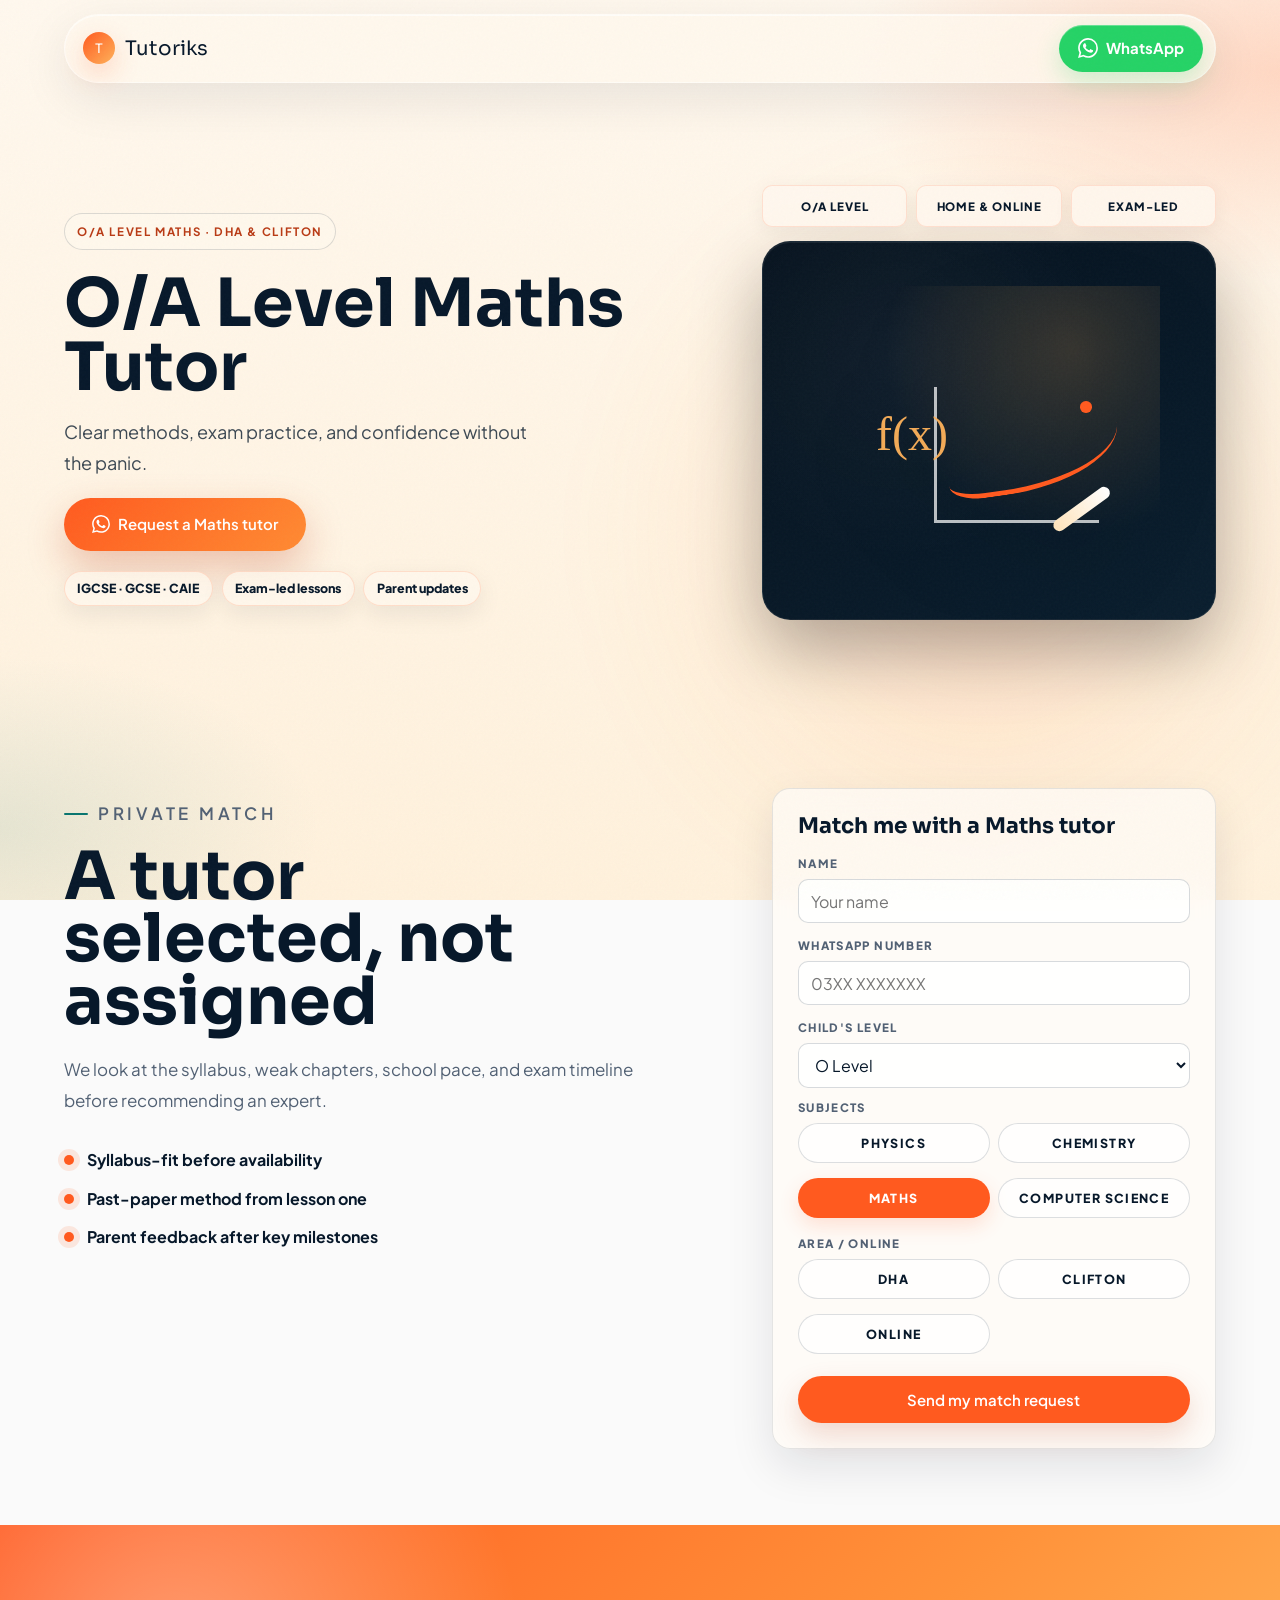
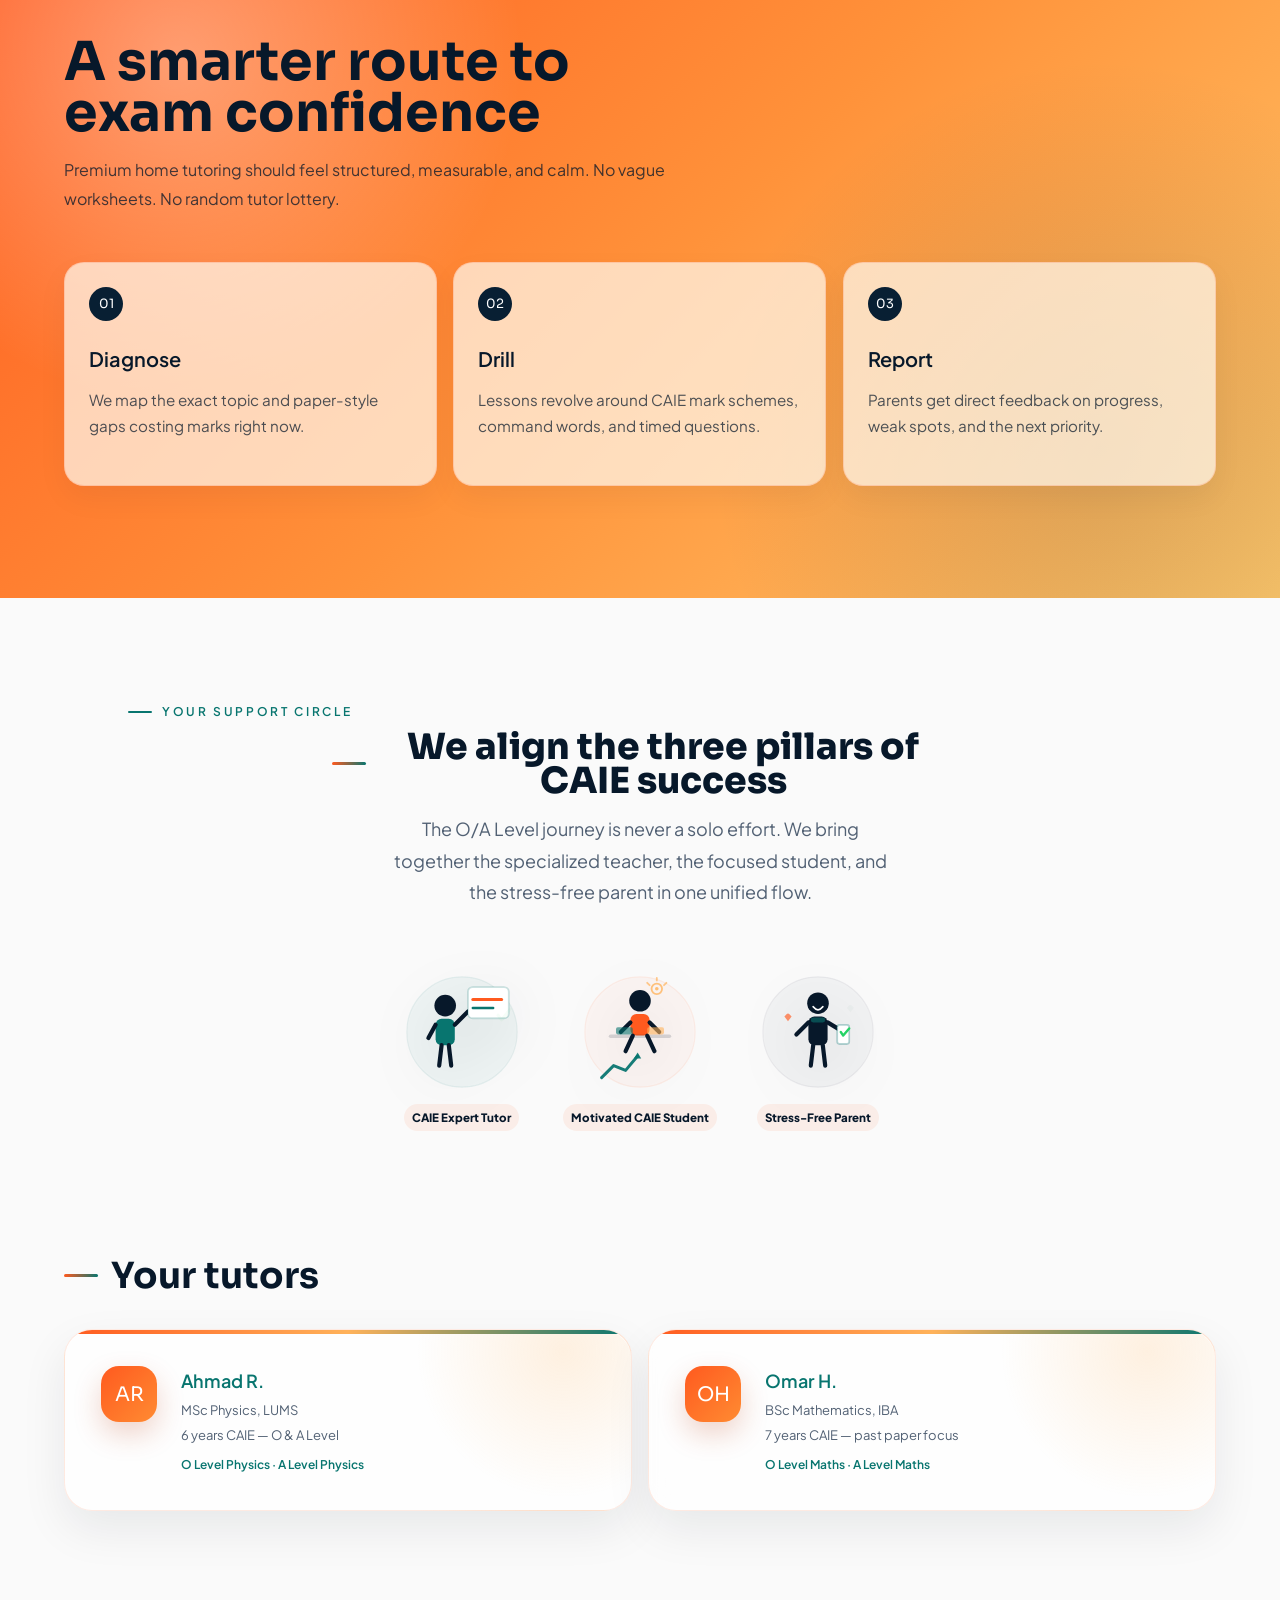
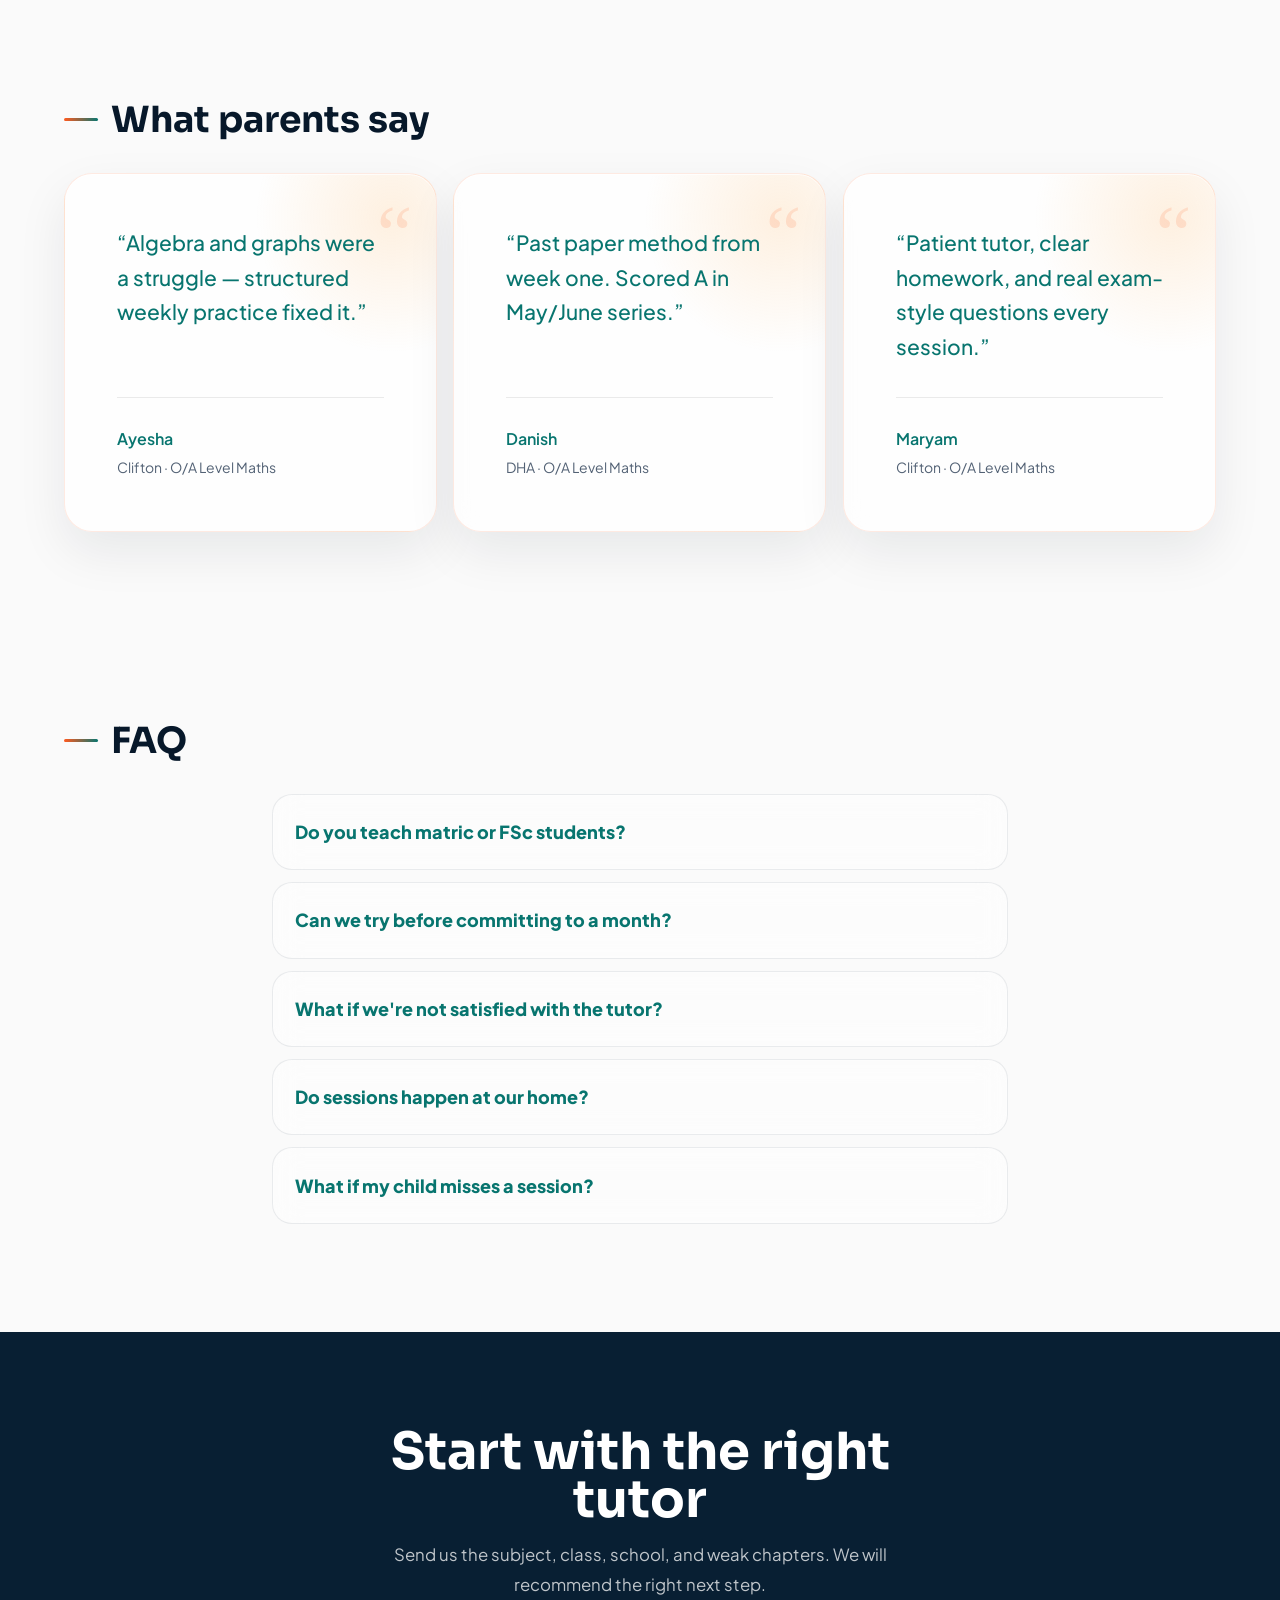
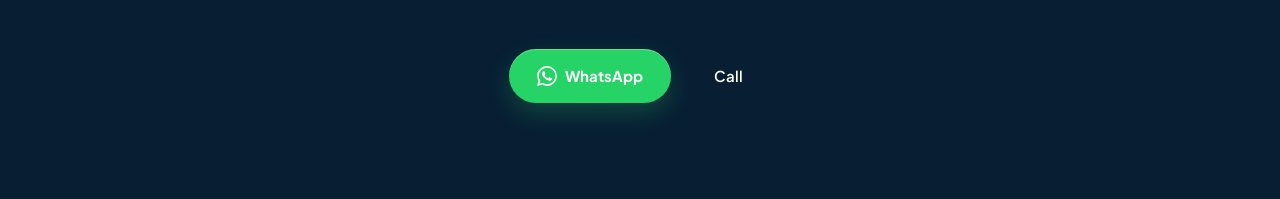
<file: lp/o-level-maths-karachi/index.html>
<!DOCTYPE html>
<html lang="en">
<head>
<meta charset="UTF-8">
<meta name="viewport" content="width=device-width, initial-scale=1.0, viewport-fit=cover">
<meta name="description" content="Cambridge-expert tutors. Trial session available. DHA and Clifton only.">
<meta name="robots" content="noindex, nofollow">
<meta name="theme-color" content="#FF7A2F">
<title>O/A Level Maths Tutor in DHA &amp; Clifton | Tutoriks</title>
<link rel="preconnect" href="https://fonts.googleapis.com">
<link rel="preconnect" href="https://fonts.gstatic.com" crossorigin>
<link rel="preload" href="../../styles.css" as="style" fetchpriority="high">
<link rel="stylesheet" href="../../styles.css">
<link rel="preload" href="../../landing.css" as="style">
<link rel="stylesheet" href="../../landing.css">
<link rel="preload" as="style" href="https://fonts.googleapis.com/css2?family=Plus+Jakarta+Sans:wght@400;600;700&family=Sora:wght@700;800&display=swap">
<link rel="stylesheet" href="https://fonts.googleapis.com/css2?family=Plus+Jakarta+Sans:wght@400;600;700&family=Sora:wght@700;800&display=swap" media="print" onload="this.media='all'">
<noscript><link rel="stylesheet" href="https://fonts.googleapis.com/css2?family=Plus+Jakarta+Sans:wght@400;600;700&family=Sora:wght@700;800&display=swap"></noscript>
<script type="application/ld+json" id="schemaJson"></script>
</head>
<body class="lp" data-lp="o-level-maths-karachi">

<header class="lp-header">
  <a href="../../Main.html">Tutoriks</a>
  <a href="#" class="btn btn-pill-white btn-wa-icon" data-wa><svg viewBox="0 0 24 24" xmlns="http://www.w3.org/2000/svg" width="18" height="18" fill="white" aria-hidden="true"><path d="M17.472 14.382c-.297-.149-1.758-.867-2.03-.967-.273-.099-.471-.148-.67.15-.197.297-.767.966-.94 1.164-.173.199-.347.223-.644.075-.297-.15-1.255-.463-2.39-1.475-.883-.788-1.48-1.761-1.653-2.059-.173-.297-.018-.458.13-.606.134-.133.298-.347.446-.52.149-.174.198-.298.298-.497.099-.198.05-.371-.025-.52-.075-.149-.669-1.612-.916-2.207-.242-.579-.487-.5-.669-.51-.173-.008-.371-.01-.57-.01-.198 0-.52.074-.792.372-.272.297-1.04 1.016-1.04 2.479 0 1.462 1.065 2.875 1.213 3.074.149.198 2.096 3.2 5.077 4.487.709.306 1.262.489 1.694.625.712.227 1.36.195 1.871.118.571-.085 1.758-.719 2.006-1.413.248-.694.248-1.289.173-1.413-.074-.124-.272-.198-.57-.347m-5.421 7.403h-.004a9.87 9.87 0 01-5.031-1.378l-.361-.214-3.741.982.998-3.648-.235-.374a9.86 9.86 0 01-1.51-5.26c.001-5.45 4.436-9.884 9.888-9.884 2.64 0 5.122 1.03 6.988 2.898a9.825 9.825 0 012.893 6.994c-.003 5.45-4.437 9.884-9.885 9.884m8.413-18.297A11.815 11.815 0 0012.05 0C5.495 0 .16 5.335.157 11.892c0 2.096.547 4.142 1.588 5.945L.057 24l6.305-1.654a11.882 11.882 0 005.683 1.448h.005c6.554 0 11.89-5.335 11.893-11.893a11.821 11.821 0 00-3.48-8.413Z"/></svg> WhatsApp</a>
</header>

<section class="lp-hero">
  <div class="lp-hero-art" aria-hidden="true">
    <div class="lp-hero-metrics"><span>O/A Level</span><span>Home &amp; Online</span><span>Exam-led</span></div>
    <div class="lp-hero-art-card">
    <span class="lp-hero-studio lp-hero-studio--maths">
      <span class="studio-board">
        <span class="math-grid-modern"></span>
        <span class="math-curve-modern"></span>
        <span class="math-point-modern"></span>
        <span class="math-equation-chip">f(x)</span>
        <span class="math-ruler"></span>
    </span>
  </div>
      <span class="studio-desk">
        <span class="studio-student"></span>
        <span class="studio-book"></span>
      </span>
    </span>
  </div>
  <div class="lp-hero-copy">
  <p class="lp-kicker">O/A Level Maths · DHA &amp; Clifton</p>
  <h1>O/A Level Maths Tutor</h1>
  <p class="lede">Clear methods, exam practice, and confidence without the panic.</p>
  <a href="#" class="btn btn-whatsapp" data-wa>Request a Maths tutor</a>
  <ul class="trust-bullets">
    <li>IGCSE · GCSE · CAIE</li>
    <li>Exam-led lessons</li>
    <li>Parent updates</li>
  </ul>
  </div>
</section>

<div class="container lp-match">
  <div class="lp-match-copy">
    <p class="eyebrow">Private match</p>
    <h2>A tutor selected, not assigned</h2>
    <p>We look at the syllabus, weak chapters, school pace, and exam timeline before recommending an expert.</p>
    <div class="lp-signal-list">
      <span>Syllabus-fit before availability</span>
      <span>Past-paper method from lesson one</span>
      <span>Parent feedback after key milestones</span>
    </div>
  </div>
  <form class="lead-form" id="leadForm" aria-label="Get matched">
    <h2>Match me with a Maths tutor</h2>
    <label for="name">Name</label>
    <input type="text" id="name" name="name" required autocomplete="name" placeholder="Your name">
    <label for="phone">WhatsApp number</label>
    <input type="tel" id="phone" name="phone" required autocomplete="tel" placeholder="03XX XXXXXXX">
    <label for="level">Child's level</label>
    <select id="level" name="level" required>
      <option value="">Select level</option>
      <option value="O Level" selected>O Level</option>
      <option value="A Level">A Level</option>
    </select>
    <label for="subject">Subject</label>
    <input type="text" id="subject" name="subject" value="O/A Level Maths" readonly autocomplete="off">
    <label for="service_area">Area</label>
    <input type="text" id="service_area" name="service_area" value="DHA &amp; Clifton" readonly autocomplete="off">
    <button type="submit" class="btn btn-whatsapp">Send my match request</button>
  </form>
</div>

<section class="lp-method">
  <div class="lp-method-inner">
    <h2>A smarter route to exam confidence</h2>
    <p>Premium home tutoring should feel structured, measurable, and calm. No vague worksheets. No random tutor lottery.</p>
    <div class="lp-method-grid">
      <article class="lp-method-card"><span>01</span><h3>Diagnose</h3><p>We map the exact topic and paper-style gaps costing marks right now.</p></article>
      <article class="lp-method-card"><span>02</span><h3>Drill</h3><p>Lessons revolve around CAIE mark schemes, command words, and timed questions.</p></article>
      <article class="lp-method-card"><span>03</span><h3>Report</h3><p>Parents get direct feedback on progress, weak spots, and the next priority.</p></article>
    </div>
  </div>
</section>


  <section class="lp-section lp-team-trust" style="padding-bottom: 0;">
    <div class="container center">
      <p class="eyebrow" style="text-align: center; margin-bottom: 0.5rem;">Your Support Circle</p>
      <h2 class="display display--section-sm" style="text-align: center; max-width: 22ch; margin: 0 auto 1rem;">We align the three pillars of CAIE success</h2>
      <p class="lede" style="text-align: center; max-width: 32rem; margin: 0 auto;">The O/A Level journey is never a solo effort. We bring together the specialized teacher, the focused student, and the stress-free parent in one unified flow.</p>
      
      <!-- Beautiful Animated SVG Character Lineup -->
      <div class="lp-character-lineup">
        <div class="char-wrapper char-tutor">
          <svg class="char-svg char-svg--tutor" viewBox="0 0 100 100" xmlns="http://www.w3.org/2000/svg">
  <circle cx="50" cy="50" r="46" fill="rgba(8,117,111,0.05)" stroke="rgba(8,117,111,0.08)" stroke-width="1"/>
  <!-- Head -->
  <circle cx="36" cy="28" r="9" fill="#07182A"/>
  <!-- Body -->
  <rect x="28" y="39" width="16" height="22" rx="5" fill="#08756F"/>
  <!-- Legs -->
  <line x1="33" y1="61" x2="31" y2="78" stroke="#07182A" stroke-width="3.5" stroke-linecap="round"/>
  <line x1="39" y1="61" x2="41" y2="78" stroke="#07182A" stroke-width="3.5" stroke-linecap="round"/>
  <!-- Left arm relaxed -->
  <line x1="28" y1="44" x2="22" y2="55" stroke="#07182A" stroke-width="3.5" stroke-linecap="round"/>
  <!-- Right arm pointing at board -->
  <line x1="44" y1="44" x2="55" y2="33" stroke="#07182A" stroke-width="3.5" stroke-linecap="round"/>
  <!-- Floating whiteboard -->
  <rect x="55" y="15" width="34" height="26" rx="4" fill="white" stroke="rgba(8,117,111,0.2)" stroke-width="1.5">
    <animate attributeName="y" values="15;12;15" dur="4s" repeatCount="indefinite"/>
  </rect>
  <!-- Writing line 1 animating -->
  <line x1="59" y1="23" x2="59" y2="23" stroke="#FF5A1F" stroke-width="2.5" stroke-linecap="round">
    <animate attributeName="x2" values="59;83;83;59" dur="3s" repeatCount="indefinite"/>
  </line>
  <!-- Writing line 2 animating -->
  <line x1="59" y1="30" x2="59" y2="30" stroke="#08756F" stroke-width="2" stroke-linecap="round">
    <animate attributeName="x2" values="59;76;76;59" dur="4s" repeatCount="indefinite"/>
  </line>
  <!-- Checkmark appearing -->
  <path d="M80,36 L83,40 L90,31" fill="none" stroke="#25D366" stroke-width="2.5" stroke-linecap="round" stroke-linejoin="round">
    <animate attributeName="opacity" values="0;0;0;1;1;0" dur="4s" repeatCount="indefinite"/>
  </path>
</svg>
          <span class="char-label">CAIE Expert Tutor</span>
        </div>
        <div class="char-wrapper char-student">
          <svg class="char-svg char-svg--student" viewBox="0 0 100 100" xmlns="http://www.w3.org/2000/svg">
  <circle cx="50" cy="50" r="46" fill="rgba(255,90,31,0.04)" stroke="rgba(255,90,31,0.08)" stroke-width="1"/>
  <!-- Head -->
  <circle cx="50" cy="24" r="9" fill="#07182A"/>
  <!-- Body sitting -->
  <rect x="42" y="35" width="16" height="18" rx="5" fill="#FF5A1F"/>
  <!-- Seated legs -->
  <path d="M44,53 L38,66" stroke="#07182A" stroke-width="3.5" stroke-linecap="round" fill="none"/>
  <path d="M56,53 L62,66" stroke="#07182A" stroke-width="3.5" stroke-linecap="round" fill="none"/>
  <!-- Arms to desk -->
  <line x1="42" y1="42" x2="34" y2="50" stroke="#07182A" stroke-width="3.5" stroke-linecap="round"/>
  <line x1="58" y1="42" x2="66" y2="50" stroke="#07182A" stroke-width="3.5" stroke-linecap="round"/>
  <!-- Desk surface -->
  <rect x="24" y="52" width="52" height="3" rx="1.5" fill="#07182A" opacity="0.15"/>
  <!-- Book on desk -->
  <rect x="30" y="46" width="14" height="6" rx="1.5" fill="#08756F" opacity="0.6"/>
  <rect x="56" y="46" width="14" height="6" rx="1.5" fill="#FFB25A" opacity="0.6"/>
  <!-- Rising graph arrow -->
  <path d="M18,88 L28,78 L38,82 L48,70" fill="none" stroke="#08756F" stroke-width="2.5" stroke-linecap="round" stroke-linejoin="round">
    <animate attributeName="opacity" values="0.3;1;0.3" dur="3s" repeatCount="indefinite"/>
  </path>
  <polygon points="48,67 51,72 45,72" fill="#08756F">
    <animate attributeName="opacity" values="0.3;1;0.3" dur="3s" repeatCount="indefinite"/>
  </polygon>
  <!-- Lightbulb spark above head -->
  <circle cx="64" cy="14" r="4" fill="none" stroke="#FFB25A" stroke-width="1.5">
    <animate attributeName="r" values="3;5;3" dur="2.5s" repeatCount="indefinite"/>
    <animate attributeName="opacity" values="0.3;1;0.3" dur="2.5s" repeatCount="indefinite"/>
  </circle>
  <circle cx="64" cy="14" r="1.5" fill="#FFB25A">
    <animate attributeName="opacity" values="0.5;1;0.5" dur="2.5s" repeatCount="indefinite"/>
  </circle>
  <!-- Tiny sparkle rays -->
  <line x1="64" y1="7" x2="64" y2="5" stroke="#FFB25A" stroke-width="1.5" stroke-linecap="round">
    <animate attributeName="opacity" values="0;1;0" dur="2.5s" repeatCount="indefinite"/>
  </line>
  <line x1="70" y1="11" x2="72" y2="9" stroke="#FFB25A" stroke-width="1.5" stroke-linecap="round">
    <animate attributeName="opacity" values="0;1;0" dur="2.5s" repeatCount="indefinite"/>
  </line>
  <line x1="58" y1="11" x2="56" y2="9" stroke="#FFB25A" stroke-width="1.5" stroke-linecap="round">
    <animate attributeName="opacity" values="0;1;0" dur="2.5s" repeatCount="indefinite"/>
  </line>
</svg>
          <span class="char-label">Motivated CAIE Student</span>
        </div>
        <div class="char-wrapper char-parent">
          <svg class="char-svg char-svg--parent" viewBox="0 0 100 100" xmlns="http://www.w3.org/2000/svg">
  <circle cx="50" cy="50" r="46" fill="rgba(8,31,51,0.04)" stroke="rgba(8,31,51,0.06)" stroke-width="1"/>
  <!-- Head -->
  <circle cx="50" cy="26" r="9" fill="#07182A"/>
  <!-- Smile -->
  <path d="M46,29 Q50,34 54,29" fill="none" stroke="white" stroke-width="1.5" stroke-linecap="round"/>
  <!-- Body -->
  <rect x="42" y="37" width="16" height="24" rx="5" fill="#07182A"/>
  <!-- Legs -->
  <line x1="46" y1="61" x2="44" y2="78" stroke="#07182A" stroke-width="3.5" stroke-linecap="round"/>
  <line x1="54" y1="61" x2="56" y2="78" stroke="#07182A" stroke-width="3.5" stroke-linecap="round"/>
  <!-- Left arm relaxed -->
  <line x1="42" y1="42" x2="32" y2="52" stroke="#07182A" stroke-width="3.5" stroke-linecap="round"/>
  <!-- Right arm holding phone -->
  <line x1="58" y1="42" x2="68" y2="48" stroke="#07182A" stroke-width="3.5" stroke-linecap="round"/>
  <!-- Phone in hand -->
  <rect x="66" y="44" width="10" height="16" rx="2" fill="white" stroke="rgba(8,117,111,0.3)" stroke-width="1.5"/>
  <!-- Phone notification checkmark -->
  <path d="M69,50 L71,53 L76,47" fill="none" stroke="#25D366" stroke-width="2" stroke-linecap="round" stroke-linejoin="round">
    <animate attributeName="opacity" values="0;1;1;0" dur="3s" repeatCount="indefinite"/>
  </path>
  <!-- Floating heart rising -->
  <path d="M22,42 L23,41 Q25,38 27,41 L28,42 L25,46 Z" fill="#FF5A1F" opacity="0">
    <animate attributeName="opacity" values="0;0.8;0" dur="4s" repeatCount="indefinite"/>
    <animateTransform attributeName="transform" type="translate" values="0,0;0,-12" dur="4s" repeatCount="indefinite"/>
  </path>
  <!-- Second floating heart staggered -->
  <path d="M74,30 L75,29 Q77,26 79,29 L80,30 L77,34 Z" fill="#08756F" opacity="0">
    <animate attributeName="opacity" values="0;0.6;0" dur="5s" begin="1.5s" repeatCount="indefinite"/>
    <animateTransform attributeName="transform" type="translate" values="0,0;0,-10" dur="5s" begin="1.5s" repeatCount="indefinite"/>
  </path>
  <!-- Calm breathing animation on body -->
  <rect x="44" y="38" width="12" height="4" rx="2" fill="#08756F" opacity="0.5">
    <animate attributeName="opacity" values="0.3;0.6;0.3" dur="3s" repeatCount="indefinite"/>
  </rect>
</svg>
          <span class="char-label">Stress-Free Parent</span>
        </div>
      </div>
    </div>
  </section>

<section class="lp-section">
  <h2>Your tutors</h2>
  <div class="tutor-grid" id="lpTutors">
    <article class="tutor-card"><div class="tutor-avatar" aria-hidden="true">CA</div><div><h3>CAIE subject expert</h3><p class="meta">Cambridge-focused home tutor</p><p class="meta">Matched to syllabus, area, and exam timeline</p><p class="subjects">Past papers · Weak-topic repair · Parent feedback</p></div></article>
    <article class="tutor-card"><div class="tutor-avatar" aria-hidden="true">EX</div><div><h3>Exam method coach</h3><p class="meta">Paper technique and mark-scheme training</p><p class="meta">Structured practice for mocks and final exams</p><p class="subjects">CAIE command words · Timed drills · Progress plan</p></div></article>
  </div>
</section>

<section class="lp-section">
  <h2>What parents say</h2>
  <div class="testimonial-grid" id="lpTestimonials">
    <article class="t-card"><p>“The lessons were structured around the exact papers, not generic tuition. We knew what was improving every week.”</p><footer><strong>DHA parent</strong>Cambridge O/A Level</footer></article>
    <article class="t-card"><p>“The tutor was professional, punctual, and honest about weak areas. The past-paper method made the biggest difference.”</p><footer><strong>Clifton parent</strong>CAIE home tutoring</footer></article>
  </div>
</section>

<section class="lp-section" id="faq">
  <h2>FAQ</h2>
  <div class="faq-list" id="faqList">
    <details><summary>Do you only teach Cambridge students?</summary><div class="faq-a">Yes. Tutoriks focuses on Cambridge O and A Level students.</div></details>
    <details><summary>Do sessions happen at home or online?</summary><div class="faq-a">Both. Home visits are available in DHA and Clifton. Online sessions are available for students anywhere in Pakistan and abroad.</div></details>
    <details><summary>What happens if the tutor is not the right fit?</summary><div class="faq-a">We replace the tutor quickly and keep the process straightforward.</div></details>
  </div>
</section>

<footer class="lp-footer">
  <div class="lp-footer-inner">
    <h2>Start with the right tutor</h2>
    <p>Send us the subject, class, school, and weak chapters. We will recommend the right next step.</p>
    <div class="hero-actions">
    <a href="#" class="btn btn-pill-white btn-wa-icon" data-wa><svg viewBox="0 0 24 24" xmlns="http://www.w3.org/2000/svg" width="18" height="18" fill="white" aria-hidden="true"><path d="M17.472 14.382c-.297-.149-1.758-.867-2.03-.967-.273-.099-.471-.148-.67.15-.197.297-.767.966-.94 1.164-.173.199-.347.223-.644.075-.297-.15-1.255-.463-2.39-1.475-.883-.788-1.48-1.761-1.653-2.059-.173-.297-.018-.458.13-.606.134-.133.298-.347.446-.52.149-.174.198-.298.298-.497.099-.198.05-.371-.025-.52-.075-.149-.669-1.612-.916-2.207-.242-.579-.487-.5-.669-.51-.173-.008-.371-.01-.57-.01-.198 0-.52.074-.792.372-.272.297-1.04 1.016-1.04 2.479 0 1.462 1.065 2.875 1.213 3.074.149.198 2.096 3.2 5.077 4.487.709.306 1.262.489 1.694.625.712.227 1.36.195 1.871.118.571-.085 1.758-.719 2.006-1.413.248-.694.248-1.289.173-1.413-.074-.124-.272-.198-.57-.347m-5.421 7.403h-.004a9.87 9.87 0 01-5.031-1.378l-.361-.214-3.741.982.998-3.648-.235-.374a9.86 9.86 0 01-1.51-5.26c.001-5.45 4.436-9.884 9.888-9.884 2.64 0 5.122 1.03 6.988 2.898a9.825 9.825 0 012.893 6.994c-.003 5.45-4.437 9.884-9.885 9.884m8.413-18.297A11.815 11.815 0 0012.05 0C5.495 0 .16 5.335.157 11.892c0 2.096.547 4.142 1.588 5.945L.057 24l6.305-1.654a11.882 11.882 0 005.683 1.448h.005c6.554 0 11.89-5.335 11.893-11.893a11.821 11.821 0 00-3.48-8.413Z"/></svg> WhatsApp</a>
    <a href="#" class="btn btn-ghost" data-phone>Call</a>
  </div>
  </div>
</footer>

<div class="lp-sticky-wa">
  <a href="#" class="btn btn-whatsapp" data-wa aria-label="WhatsApp">WhatsApp</a>
</div>

<script src="../../site-config.js" defer></script>
<script src="../../main.js" defer></script>
</body>
</html>
</file>
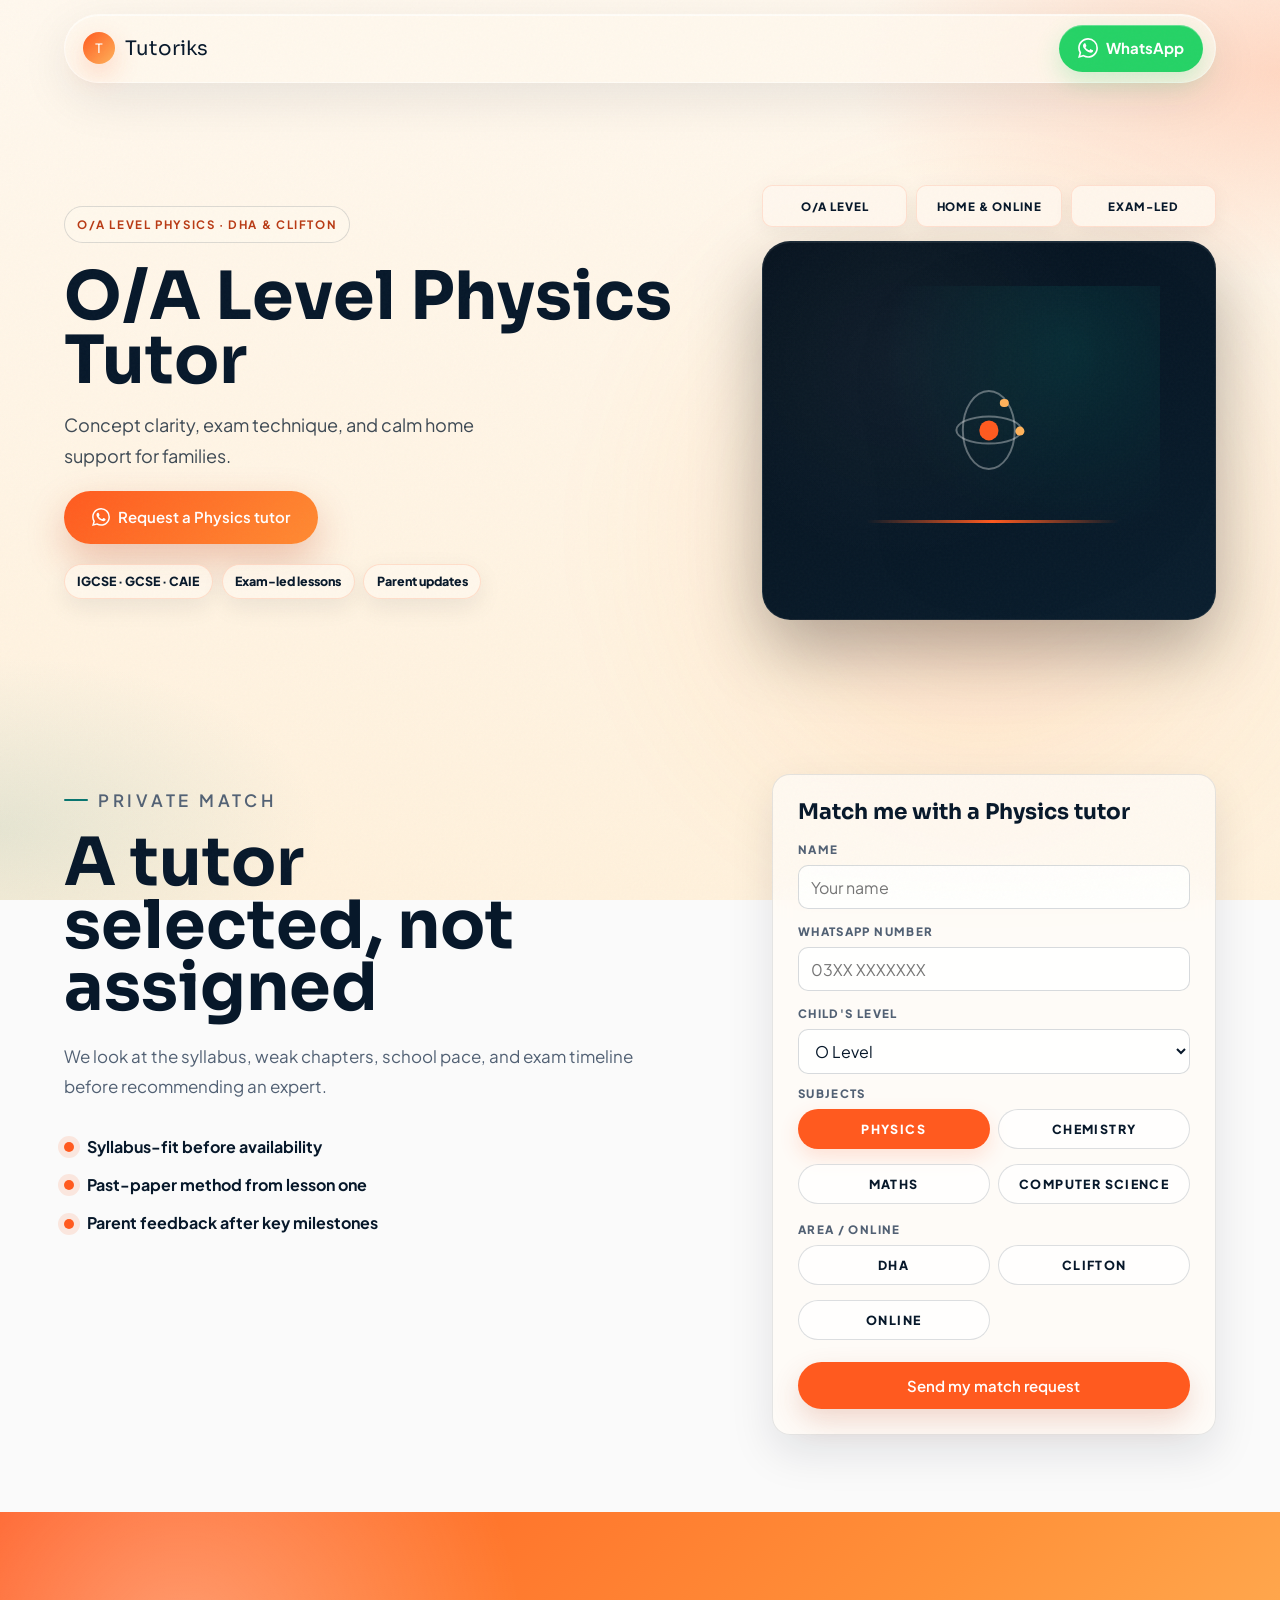
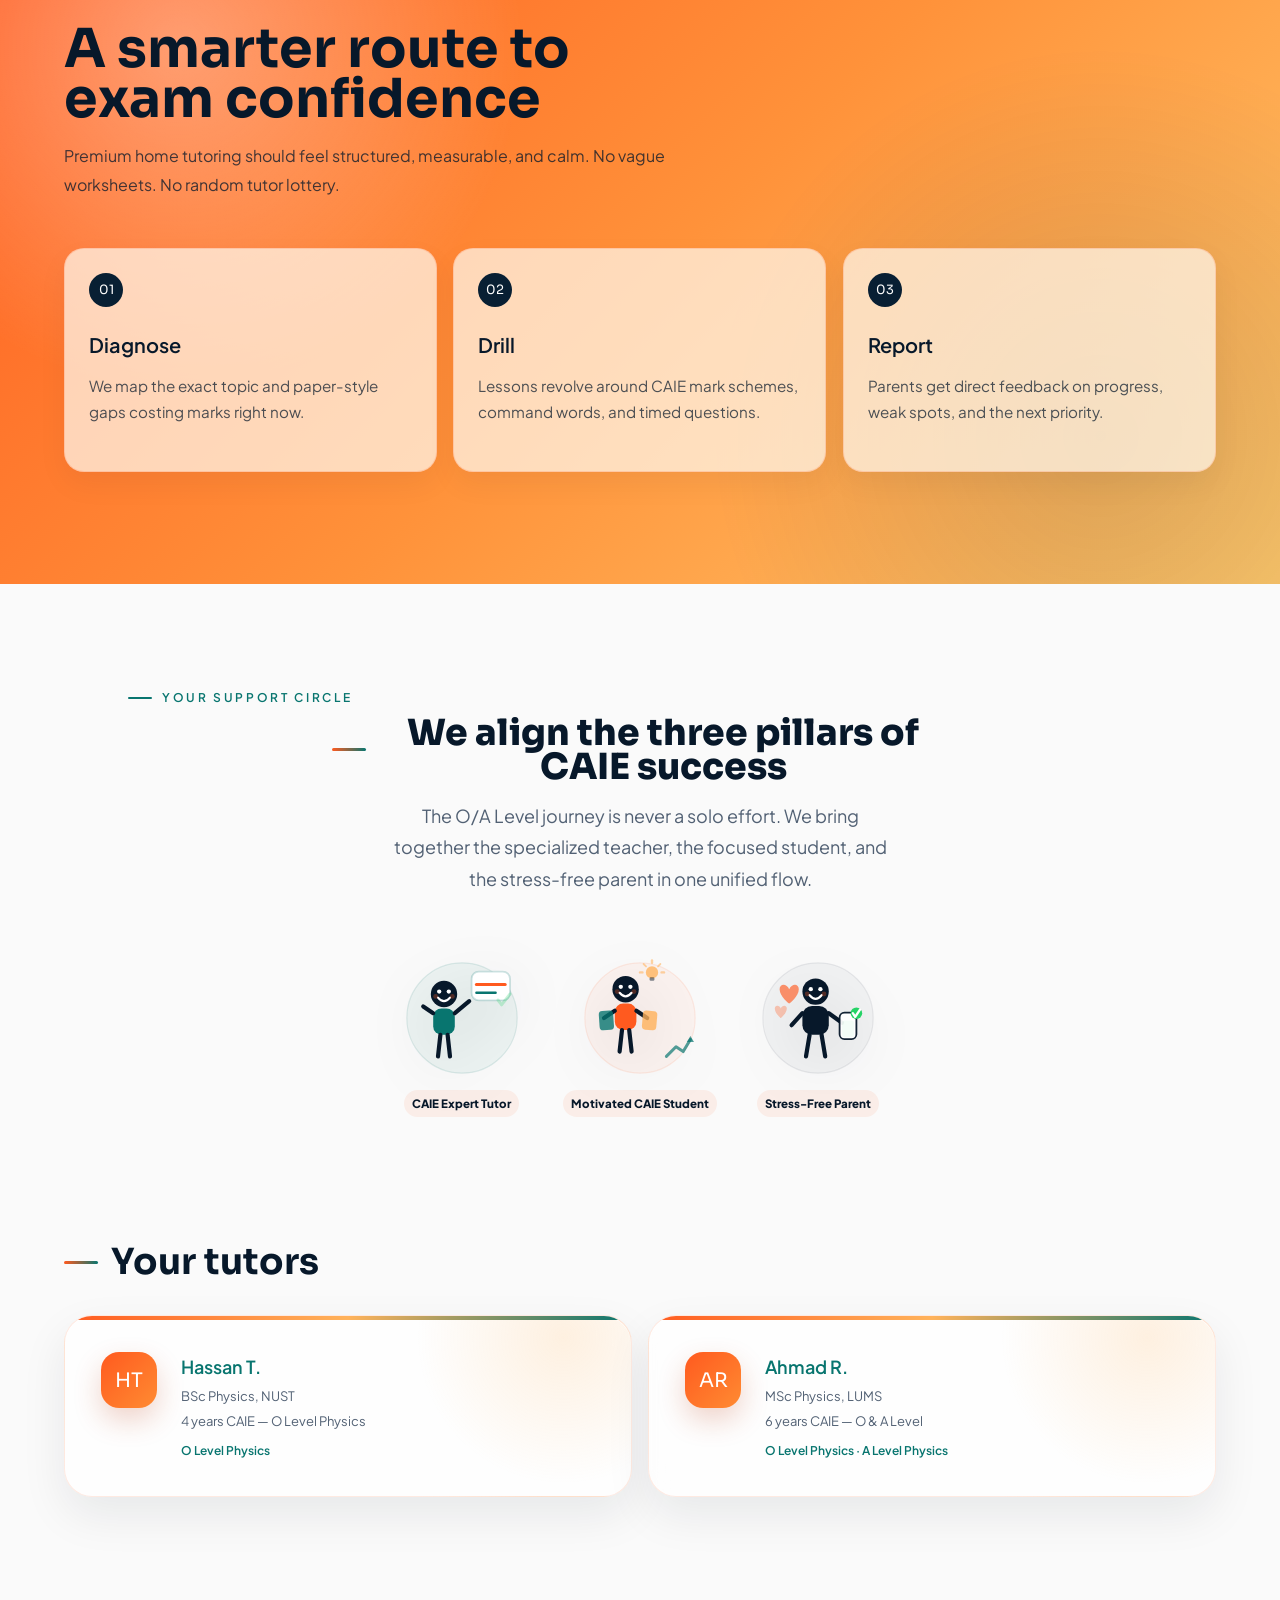
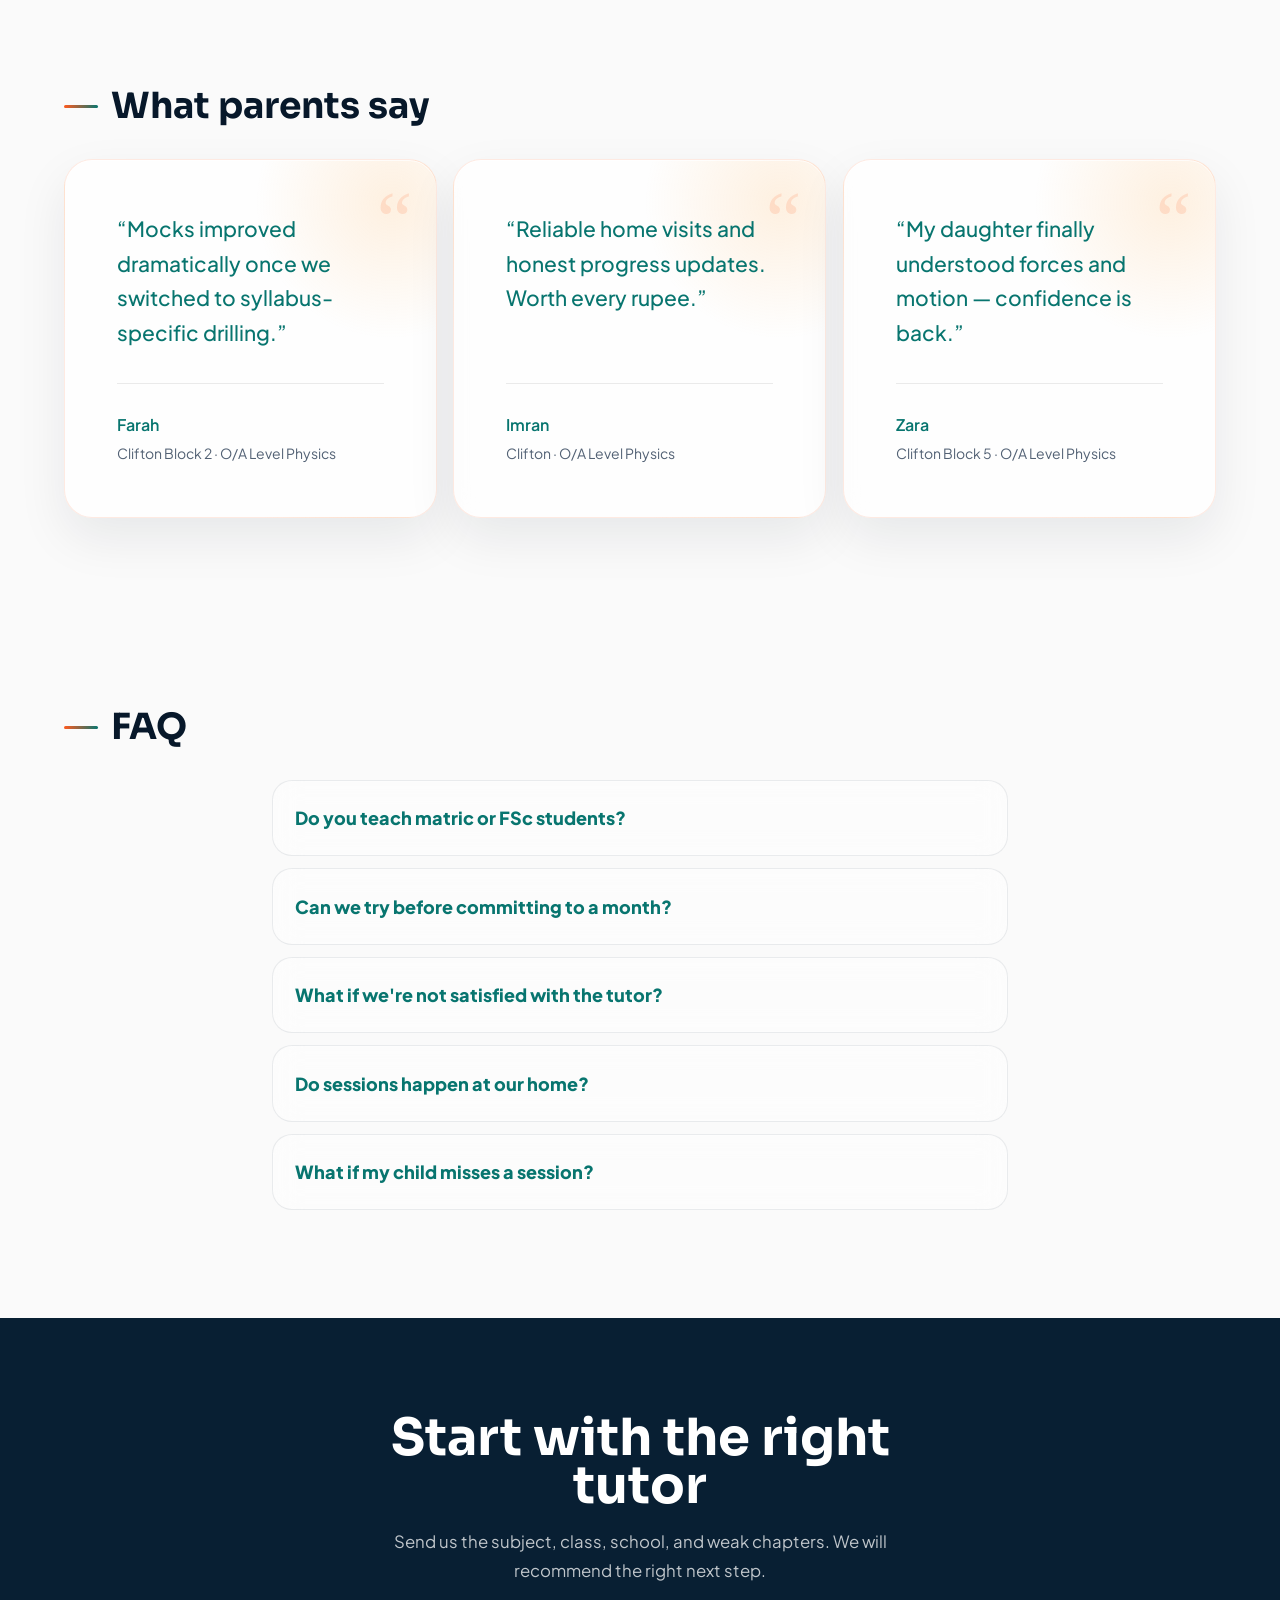
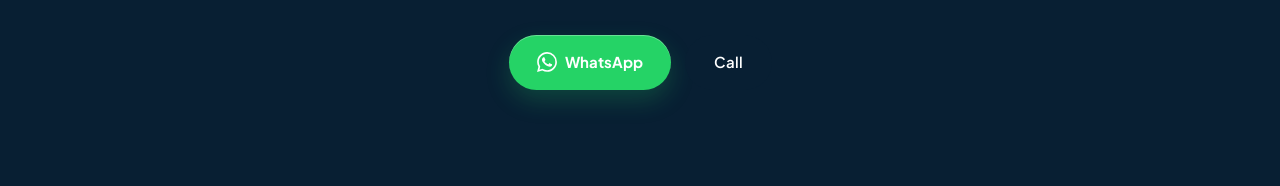
<file: lp/o-level-physics-clifton/index.html>
<!DOCTYPE html>
<html lang="en">
<head>
<meta charset="UTF-8">
<meta name="viewport" content="width=device-width, initial-scale=1.0, viewport-fit=cover">
<meta name="description" content="Cambridge-expert home tutors for DHA and Clifton. Trial session available.">
<meta name="robots" content="noindex, nofollow">
<meta name="theme-color" content="#FF7A2F">
<title>O/A Level Physics Tutor in DHA &amp; Clifton | Tutoriks</title>
<link rel="preconnect" href="https://fonts.googleapis.com">
<link rel="preconnect" href="https://fonts.gstatic.com" crossorigin>
<link rel="preload" href="../../styles.css" as="style" fetchpriority="high">
<link rel="stylesheet" href="../../styles.css">
<link rel="preload" href="../../landing.css" as="style">
<link rel="stylesheet" href="../../landing.css">
<link rel="preload" as="style" href="https://fonts.googleapis.com/css2?family=Plus+Jakarta+Sans:wght@400;600;700&family=Sora:wght@700;800&display=swap">
<link rel="stylesheet" href="https://fonts.googleapis.com/css2?family=Plus+Jakarta+Sans:wght@400;600;700&family=Sora:wght@700;800&display=swap" media="print" onload="this.media='all'">
<noscript><link rel="stylesheet" href="https://fonts.googleapis.com/css2?family=Plus+Jakarta+Sans:wght@400;600;700&family=Sora:wght@700;800&display=swap"></noscript>
<script type="application/ld+json" id="schemaJson"></script>
</head>
<body class="lp" data-lp="o-level-physics-clifton">

<header class="lp-header">
  <a href="../../Main.html">Tutoriks</a>
  <a href="#" class="btn btn-pill-white btn-wa-icon" data-wa><svg viewBox="0 0 24 24" xmlns="http://www.w3.org/2000/svg" width="18" height="18" fill="white" aria-hidden="true"><path d="M17.472 14.382c-.297-.149-1.758-.867-2.03-.967-.273-.099-.471-.148-.67.15-.197.297-.767.966-.94 1.164-.173.199-.347.223-.644.075-.297-.15-1.255-.463-2.39-1.475-.883-.788-1.48-1.761-1.653-2.059-.173-.297-.018-.458.13-.606.134-.133.298-.347.446-.52.149-.174.198-.298.298-.497.099-.198.05-.371-.025-.52-.075-.149-.669-1.612-.916-2.207-.242-.579-.487-.5-.669-.51-.173-.008-.371-.01-.57-.01-.198 0-.52.074-.792.372-.272.297-1.04 1.016-1.04 2.479 0 1.462 1.065 2.875 1.213 3.074.149.198 2.096 3.2 5.077 4.487.709.306 1.262.489 1.694.625.712.227 1.36.195 1.871.118.571-.085 1.758-.719 2.006-1.413.248-.694.248-1.289.173-1.413-.074-.124-.272-.198-.57-.347m-5.421 7.403h-.004a9.87 9.87 0 01-5.031-1.378l-.361-.214-3.741.982.998-3.648-.235-.374a9.86 9.86 0 01-1.51-5.26c.001-5.45 4.436-9.884 9.888-9.884 2.64 0 5.122 1.03 6.988 2.898a9.825 9.825 0 012.893 6.994c-.003 5.45-4.437 9.884-9.885 9.884m8.413-18.297A11.815 11.815 0 0012.05 0C5.495 0 .16 5.335.157 11.892c0 2.096.547 4.142 1.588 5.945L.057 24l6.305-1.654a11.882 11.882 0 005.683 1.448h.005c6.554 0 11.89-5.335 11.893-11.893a11.821 11.821 0 00-3.48-8.413Z"/></svg> WhatsApp</a>
</header>

<section class="lp-hero">
  <div class="lp-hero-art" aria-hidden="true">
    <div class="lp-hero-metrics"><span>O/A Level</span><span>Home &amp; Online</span><span>Exam-led</span></div>
    <div class="lp-hero-art-card">
    <span class="lp-hero-studio lp-hero-studio--physics">
      <span class="studio-board">
        <span class="physics-nucleus"></span>
        <span class="physics-orbit physics-orbit--a"><span class="physics-electron"></span></span>
        <span class="physics-orbit physics-orbit--b"><span class="physics-electron"></span></span>
        <span class="physics-wave"></span>
        <span class="physics-spark physics-spark--one"></span>
        <span class="physics-spark physics-spark--two"></span>
    </span>
  </div>
    </span>
  </div>
  <div class="lp-hero-copy">
  <p class="lp-kicker">O/A Level Physics · DHA &amp; Clifton</p>
  <h1>O/A Level Physics Tutor</h1>
  <p class="lede">Concept clarity, exam technique, and calm home support for families.</p>
  <a href="#" class="btn btn-whatsapp" data-wa>Request a Physics tutor</a>
  <ul class="trust-bullets">
    <li>IGCSE · GCSE · CAIE</li>
    <li>Exam-led lessons</li>
    <li>Parent updates</li>
  </ul>
  </div>
</section>

<div class="container lp-match">
  <div class="lp-match-copy">
    <p class="eyebrow">Private match</p>
    <h2>A tutor selected, not assigned</h2>
    <p>We look at the syllabus, weak chapters, school pace, and exam timeline before recommending an expert.</p>
    <div class="lp-signal-list">
      <span>Syllabus-fit before availability</span>
      <span>Past-paper method from lesson one</span>
      <span>Parent feedback after key milestones</span>
    </div>
  </div>
  <form class="lead-form" id="leadForm" aria-label="Get matched">
    <h2>Match me with a Physics tutor</h2>
    <label for="name">Name</label>
    <input type="text" id="name" name="name" required autocomplete="name" placeholder="Your name">
    <label for="phone">WhatsApp number</label>
    <input type="tel" id="phone" name="phone" required autocomplete="tel" placeholder="03XX XXXXXXX">
    <label for="level">Child's level</label>
    <select id="level" name="level" required>
      <option value="">Select level</option>
      <option value="O Level" selected>O Level</option>
      <option value="A Level">A Level</option>
    </select>
    <label for="subject">Subject</label>
    <input type="text" id="subject" name="subject" value="O/A Level Physics" readonly autocomplete="off">
    <label for="service_area">Area</label>
    <input type="text" id="service_area" name="service_area" value="Clifton" readonly autocomplete="off">
    <button type="submit" class="btn btn-whatsapp">Send my match request</button>
  </form>
</div>

<section class="lp-method">
  <div class="lp-method-inner">
    <h2>A smarter route to exam confidence</h2>
    <p>Premium home tutoring should feel structured, measurable, and calm. No vague worksheets. No random tutor lottery.</p>
    <div class="lp-method-grid">
      <article class="lp-method-card"><span>01</span><h3>Diagnose</h3><p>We map the exact topic and paper-style gaps costing marks right now.</p></article>
      <article class="lp-method-card"><span>02</span><h3>Drill</h3><p>Lessons revolve around CAIE mark schemes, command words, and timed questions.</p></article>
      <article class="lp-method-card"><span>03</span><h3>Report</h3><p>Parents get direct feedback on progress, weak spots, and the next priority.</p></article>
    </div>
  </div>
</section>


  <section class="lp-section lp-team-trust" style="padding-bottom: 0;">
    <div class="container center">
      <p class="eyebrow" style="text-align: center; margin-bottom: 0.5rem;">Your Support Circle</p>
      <h2 class="display display--section-sm" style="text-align: center; max-width: 22ch; margin: 0 auto 1rem;">We align the three pillars of CAIE success</h2>
      <p class="lede" style="text-align: center; max-width: 32rem; margin: 0 auto;">The O/A Level journey is never a solo effort. We bring together the specialized teacher, the focused student, and the stress-free parent in one unified flow.</p>
      
      <!-- Beautiful Animated SVG Character Lineup -->
      <div class="lp-character-lineup">
        <div class="char-wrapper char-tutor">
          <svg class="char-svg char-svg--tutor" viewBox="0 0 100 100" xmlns="http://www.w3.org/2000/svg">
  <circle cx="50" cy="50" r="46" fill="rgba(8,117,111,0.06)" stroke="rgba(8,117,111,0.12)" stroke-width="1"/>
  <!-- Cute Head -->
  <circle cx="35" cy="30" r="11" fill="#07182A"/>
  <!-- Happy Eyes -->
  <circle cx="31" cy="28" r="1.8" fill="white">
    <animate attributeName="ry" values="1.8;0.2;1.8" dur="3s" repeatCount="indefinite"/>
  </circle>
  <circle cx="39" cy="28" r="1.8" fill="white">
    <animate attributeName="ry" values="1.8;0.2;1.8" dur="3s" repeatCount="indefinite"/>
  </circle>
  <!-- Big Smile -->
  <path d="M30,33 Q35,39 40,33" fill="none" stroke="white" stroke-width="1.8" stroke-linecap="round"/>
  <!-- Rosy cheeks -->
  <circle cx="28" cy="32" r="2" fill="#FF5A1F" opacity="0.3"/>
  <circle cx="42" cy="32" r="2" fill="#FF5A1F" opacity="0.3"/>
  <!-- Body -->
  <rect x="26" y="42" width="18" height="22" rx="7" fill="#08756F"/>
  <!-- Legs -->
  <line x1="32" y1="64" x2="30" y2="82" stroke="#07182A" stroke-width="3.5" stroke-linecap="round"/>
  <line x1="38" y1="64" x2="40" y2="82" stroke="#07182A" stroke-width="3.5" stroke-linecap="round"/>
  <!-- Left arm waving -->
  <line x1="26" y1="46" x2="18" y2="40" stroke="#07182A" stroke-width="3.5" stroke-linecap="round">
    <animateTransform attributeName="transform" type="rotate" values="0 26 46;-15 26 46;0 26 46" dur="2s" repeatCount="indefinite"/>
  </line>
  <!-- Right arm pointing -->
  <line x1="44" y1="46" x2="56" y2="36" stroke="#07182A" stroke-width="3.5" stroke-linecap="round"/>
  <!-- Floating whiteboard -->
  <rect x="58" y="14" width="32" height="24" rx="6" fill="white" stroke="rgba(8,117,111,0.2)" stroke-width="1.5">
    <animate attributeName="y" values="14;11;14" dur="4s" repeatCount="indefinite"/>
  </rect>
  <!-- Board content -->
  <line x1="62" y1="22" x2="86" y2="22" stroke="#FF5A1F" stroke-width="2.5" stroke-linecap="round">
    <animate attributeName="x2" values="62;86;86;62" dur="3s" repeatCount="indefinite"/>
  </line>
  <line x1="62" y1="29" x2="78" y2="29" stroke="#08756F" stroke-width="2" stroke-linecap="round">
    <animate attributeName="x2" values="62;78;78;62" dur="4s" repeatCount="indefinite"/>
  </line>
  <!-- Checkmark -->
  <path d="M80,35 L83,39 L90,30" fill="none" stroke="#25D366" stroke-width="2.5" stroke-linecap="round" stroke-linejoin="round">
    <animate attributeName="opacity" values="0;0;0;1;1;0" dur="4s" repeatCount="indefinite"/>
  </path>
</svg>
          <span class="char-label">CAIE Expert Tutor</span>
        </div>
        <div class="char-wrapper char-student">
          <svg class="char-svg char-svg--student" viewBox="0 0 100 100" xmlns="http://www.w3.org/2000/svg">
  <circle cx="50" cy="50" r="46" fill="rgba(255,90,31,0.05)" stroke="rgba(255,90,31,0.1)" stroke-width="1"/>
  <!-- Cute Head -->
  <circle cx="38" cy="26" r="11" fill="#07182A"/>
  <!-- Happy Eyes -->
  <circle cx="34" cy="24" r="1.8" fill="white">
    <animate attributeName="ry" values="1.8;0.2;1.8" dur="2.8s" repeatCount="indefinite"/>
  </circle>
  <circle cx="42" cy="24" r="1.8" fill="white">
    <animate attributeName="ry" values="1.8;0.2;1.8" dur="2.8s" repeatCount="indefinite"/>
  </circle>
  <!-- Big Smile -->
  <path d="M33,29 Q38,35 43,29" fill="none" stroke="white" stroke-width="1.8" stroke-linecap="round"/>
  <!-- Rosy cheeks -->
  <circle cx="31" cy="28" r="2" fill="#FF5A1F" opacity="0.3"/>
  <circle cx="45" cy="28" r="2" fill="#FF5A1F" opacity="0.3"/>
  <!-- Body -->
  <rect x="29" y="38" width="18" height="22" rx="7" fill="#FF5A1F"/>
  <!-- Legs -->
  <line x1="35" y1="60" x2="33" y2="78" stroke="#07182A" stroke-width="3.5" stroke-linecap="round"/>
  <line x1="41" y1="60" x2="43" y2="78" stroke="#07182A" stroke-width="3.5" stroke-linecap="round"/>
  <!-- Arms holding books -->
  <line x1="29" y1="44" x2="20" y2="50" stroke="#07182A" stroke-width="3.5" stroke-linecap="round"/>
  <line x1="47" y1="44" x2="56" y2="50" stroke="#07182A" stroke-width="3.5" stroke-linecap="round"/>
  <!-- Book left -->
  <rect x="16" y="44" width="12" height="16" rx="3" fill="#08756F" opacity="0.8">
    <animateTransform attributeName="transform" type="rotate" values="0 22 52;-5 22 52;0 22 52" dur="3s" repeatCount="indefinite"/>
  </rect>
  <!-- Book right -->
  <rect x="52" y="44" width="12" height="16" rx="3" fill="#FFB25A" opacity="0.8">
    <animateTransform attributeName="transform" type="rotate" values="0 58 52;5 58 52;0 58 52" dur="3.5s" repeatCount="indefinite"/>
  </rect>
  <!-- Lightbulb above head -->
  <g>
    <circle cx="60" cy="12" r="5" fill="#FFB25A" opacity="0.8">
      <animate attributeName="r" values="4;6;4" dur="2.5s" repeatCount="indefinite"/>
      <animate attributeName="opacity" values="0.5;1;0.5" dur="2.5s" repeatCount="indefinite"/>
    </circle>
    <!-- Lightbulb base -->
    <rect x="58" y="16" width="4" height="3" rx="1" fill="#07182A" opacity="0.5"/>
    <!-- Sparkle rays -->
    <line x1="60" y1="4" x2="60" y2="2" stroke="#FFB25A" stroke-width="2" stroke-linecap="round">
      <animate attributeName="opacity" values="0;1;0" dur="2.5s" repeatCount="indefinite"/>
    </line>
    <line x1="68" y1="12" x2="70" y2="12" stroke="#FFB25A" stroke-width="2" stroke-linecap="round">
      <animate attributeName="opacity" values="0;1;0" dur="2.5s" repeatCount="indefinite"/>
    </line>
    <line x1="52" y1="12" x2="50" y2="12" stroke="#FFB25A" stroke-width="2" stroke-linecap="round">
      <animate attributeName="opacity" values="0;1;0" dur="2.5s" repeatCount="indefinite"/>
    </line>
    <line x1="65" y1="7" x2="67" y2="5" stroke="#FFB25A" stroke-width="1.5" stroke-linecap="round">
      <animate attributeName="opacity" values="0;1;0" dur="2.5s" repeatCount="indefinite"/>
    </line>
    <line x1="55" y1="7" x2="53" y2="5" stroke="#FFB25A" stroke-width="1.5" stroke-linecap="round">
      <animate attributeName="opacity" values="0;1;0" dur="2.5s" repeatCount="indefinite"/>
    </line>
  </g>
  <!-- Rising graph arrow -->
  <path d="M72,82 L80,74 L86,78 L92,68" fill="none" stroke="#08756F" stroke-width="2.5" stroke-linecap="round" stroke-linejoin="round" opacity="0.6">
    <animate attributeName="opacity" values="0.3;0.8;0.3" dur="3s" repeatCount="indefinite"/>
  </path>
  <polygon points="92,65 95,70 89,70" fill="#08756F" opacity="0.6">
    <animate attributeName="opacity" values="0.3;0.8;0.3" dur="3s" repeatCount="indefinite"/>
  </polygon>
</svg>
          <span class="char-label">Motivated CAIE Student</span>
        </div>
        <div class="char-wrapper char-parent">
          <svg class="char-svg char-svg--parent" viewBox="0 0 100 100" xmlns="http://www.w3.org/2000/svg">
  <circle cx="50" cy="50" r="46" fill="rgba(8,31,51,0.04)" stroke="rgba(8,31,51,0.08)" stroke-width="1"/>
  <!-- Cute Head -->
  <circle cx="48" cy="28" r="11" fill="#07182A"/>
  <!-- Happy Eyes -->
  <circle cx="44" cy="26" r="1.8" fill="white">
    <animate attributeName="ry" values="1.8;0.2;1.8" dur="3.2s" repeatCount="indefinite"/>
  </circle>
  <circle cx="52" cy="26" r="1.8" fill="white">
    <animate attributeName="ry" values="1.8;0.2;1.8" dur="3.2s" repeatCount="indefinite"/>
  </circle>
  <!-- Big Smile -->
  <path d="M43,31 Q48,37 53,31" fill="none" stroke="white" stroke-width="1.8" stroke-linecap="round"/>
  <!-- Rosy cheeks -->
  <circle cx="41" cy="30" r="2" fill="#FF5A1F" opacity="0.3"/>
  <circle cx="55" cy="30" r="2" fill="#FF5A1F" opacity="0.3"/>
  <!-- Body -->
  <rect x="37" y="40" width="22" height="24" rx="8" fill="#07182A"/>
  <!-- Legs -->
  <line x1="43" y1="64" x2="40" y2="82" stroke="#07182A" stroke-width="3.5" stroke-linecap="round"/>
  <line x1="53" y1="64" x2="56" y2="82" stroke="#07182A" stroke-width="3.5" stroke-linecap="round"/>
  <!-- Arms -->
  <line x1="37" y1="46" x2="28" y2="56" stroke="#07182A" stroke-width="3.5" stroke-linecap="round"/>
  <line x1="59" y1="46" x2="70" y2="54" stroke="#07182A" stroke-width="3.5" stroke-linecap="round"/>
  <!-- Phone in right hand -->
  <rect x="68" y="48" width="14" height="22" rx="4" fill="white" stroke="#07182A" stroke-width="1.5" opacity="0.95">
    <animate attributeName="y" values="48;45;48" dur="3s" repeatCount="indefinite"/>
  </rect>
  <!-- Phone screen glow -->
  <rect x="70" y="52" width="10" height="14" rx="2" fill="rgba(37,211,102,0.15)">
    <animate attributeName="opacity" values="0.3;0.7;0.3" dur="2s" repeatCount="indefinite"/>
  </rect>
  <!-- Notification check -->
  <circle cx="82" cy="46" r="5" fill="#25D366">
    <animate attributeName="r" values="4;5.5;4" dur="2.5s" repeatCount="indefinite"/>
  </circle>
  <path d="M79,46 L81,49 L85,43" fill="none" stroke="white" stroke-width="2" stroke-linecap="round" stroke-linejoin="round"/>
  <!-- Floating hearts -->
  <g opacity="0.7">
    <path d="M18,26 C18,21 24,21 26,26 C28,21 34,21 34,26 C34,32 26,38 26,38 C26,38 18,32 18,26Z" fill="#FF5A1F" opacity="0.6">
      <animate attributeName="y" values="0;-6;0" dur="3s" repeatCount="indefinite"/>
      <animate attributeName="opacity" values="0.6;1;0.6" dur="3s" repeatCount="indefinite"/>
    </path>
  </g>
  <g opacity="0.5">
    <path d="M14,42 C14,39 18,39 19,42 C20,39 24,39 24,42 C24,46 19,50 19,50 C19,50 14,46 14,42Z" fill="#FF5A1F" opacity="0.5">
      <animate attributeName="y" values="0;-4;0" dur="2.5s" repeatCount="indefinite"/>
      <animate attributeName="opacity" values="0.4;0.8;0.4" dur="2.5s" repeatCount="indefinite"/>
    </path>
  </g>
</svg>
          <span class="char-label">Stress-Free Parent</span>
        </div>
      </div>
    </div>
  </section>

<section class="lp-section">
  <h2>Your tutors</h2>
  <div class="tutor-grid" id="lpTutors">
    <article class="tutor-card"><div class="tutor-avatar" aria-hidden="true">CA</div><div><h3>CAIE subject expert</h3><p class="meta">Cambridge-focused home tutor</p><p class="meta">Matched to syllabus, area, and exam timeline</p><p class="subjects">Past papers · Weak-topic repair · Parent feedback</p></div></article>
    <article class="tutor-card"><div class="tutor-avatar" aria-hidden="true">EX</div><div><h3>Exam method coach</h3><p class="meta">Paper technique and mark-scheme training</p><p class="meta">Structured practice for mocks and final exams</p><p class="subjects">CAIE command words · Timed drills · Progress plan</p></div></article>
  </div>
</section>

<section class="lp-section">
  <h2>What parents say</h2>
  <div class="testimonial-grid" id="lpTestimonials">
    <article class="t-card"><p>“The lessons were structured around the exact papers, not generic tuition. We knew what was improving every week.”</p><footer><strong>DHA parent</strong>Cambridge O/A Level</footer></article>
    <article class="t-card"><p>“The tutor was professional, punctual, and honest about weak areas. The past-paper method made the biggest difference.”</p><footer><strong>Clifton parent</strong>CAIE home tutoring</footer></article>
  </div>
</section>

<section class="lp-section" id="faq">
  <h2>FAQ</h2>
  <div class="faq-list" id="faqList">
    <details><summary>Do you only teach Cambridge students?</summary><div class="faq-a">Yes. Tutoriks focuses on Cambridge O and A Level students.</div></details>
    <details><summary>Do sessions happen at home or online?</summary><div class="faq-a">Both. Home visits are available in DHA and Clifton. Online sessions are available for students anywhere in Pakistan and abroad.</div></details>
    <details><summary>What happens if the tutor is not the right fit?</summary><div class="faq-a">We replace the tutor quickly and keep the process straightforward.</div></details>
  </div>
</section>

<footer class="lp-footer">
  <div class="lp-footer-inner">
    <h2>Start with the right tutor</h2>
    <p>Send us the subject, class, school, and weak chapters. We will recommend the right next step.</p>
    <div class="hero-actions">
    <a href="#" class="btn btn-pill-white btn-wa-icon" data-wa><svg viewBox="0 0 24 24" xmlns="http://www.w3.org/2000/svg" width="18" height="18" fill="white" aria-hidden="true"><path d="M17.472 14.382c-.297-.149-1.758-.867-2.03-.967-.273-.099-.471-.148-.67.15-.197.297-.767.966-.94 1.164-.173.199-.347.223-.644.075-.297-.15-1.255-.463-2.39-1.475-.883-.788-1.48-1.761-1.653-2.059-.173-.297-.018-.458.13-.606.134-.133.298-.347.446-.52.149-.174.198-.298.298-.497.099-.198.05-.371-.025-.52-.075-.149-.669-1.612-.916-2.207-.242-.579-.487-.5-.669-.51-.173-.008-.371-.01-.57-.01-.198 0-.52.074-.792.372-.272.297-1.04 1.016-1.04 2.479 0 1.462 1.065 2.875 1.213 3.074.149.198 2.096 3.2 5.077 4.487.709.306 1.262.489 1.694.625.712.227 1.36.195 1.871.118.571-.085 1.758-.719 2.006-1.413.248-.694.248-1.289.173-1.413-.074-.124-.272-.198-.57-.347m-5.421 7.403h-.004a9.87 9.87 0 01-5.031-1.378l-.361-.214-3.741.982.998-3.648-.235-.374a9.86 9.86 0 01-1.51-5.26c.001-5.45 4.436-9.884 9.888-9.884 2.64 0 5.122 1.03 6.988 2.898a9.825 9.825 0 012.893 6.994c-.003 5.45-4.437 9.884-9.885 9.884m8.413-18.297A11.815 11.815 0 0012.05 0C5.495 0 .16 5.335.157 11.892c0 2.096.547 4.142 1.588 5.945L.057 24l6.305-1.654a11.882 11.882 0 005.683 1.448h.005c6.554 0 11.89-5.335 11.893-11.893a11.821 11.821 0 00-3.48-8.413Z"/></svg> WhatsApp</a>
    <a href="#" class="btn btn-ghost" data-phone>Call</a>
  </div>
  </div>
</footer>

<div class="lp-sticky-wa">
  <a href="#" class="btn btn-whatsapp" data-wa aria-label="WhatsApp">WhatsApp</a>
</div>

<script src="../../site-config.js" defer></script>
<script src="../../main.js" defer></script>
</body>
</html>
</file>
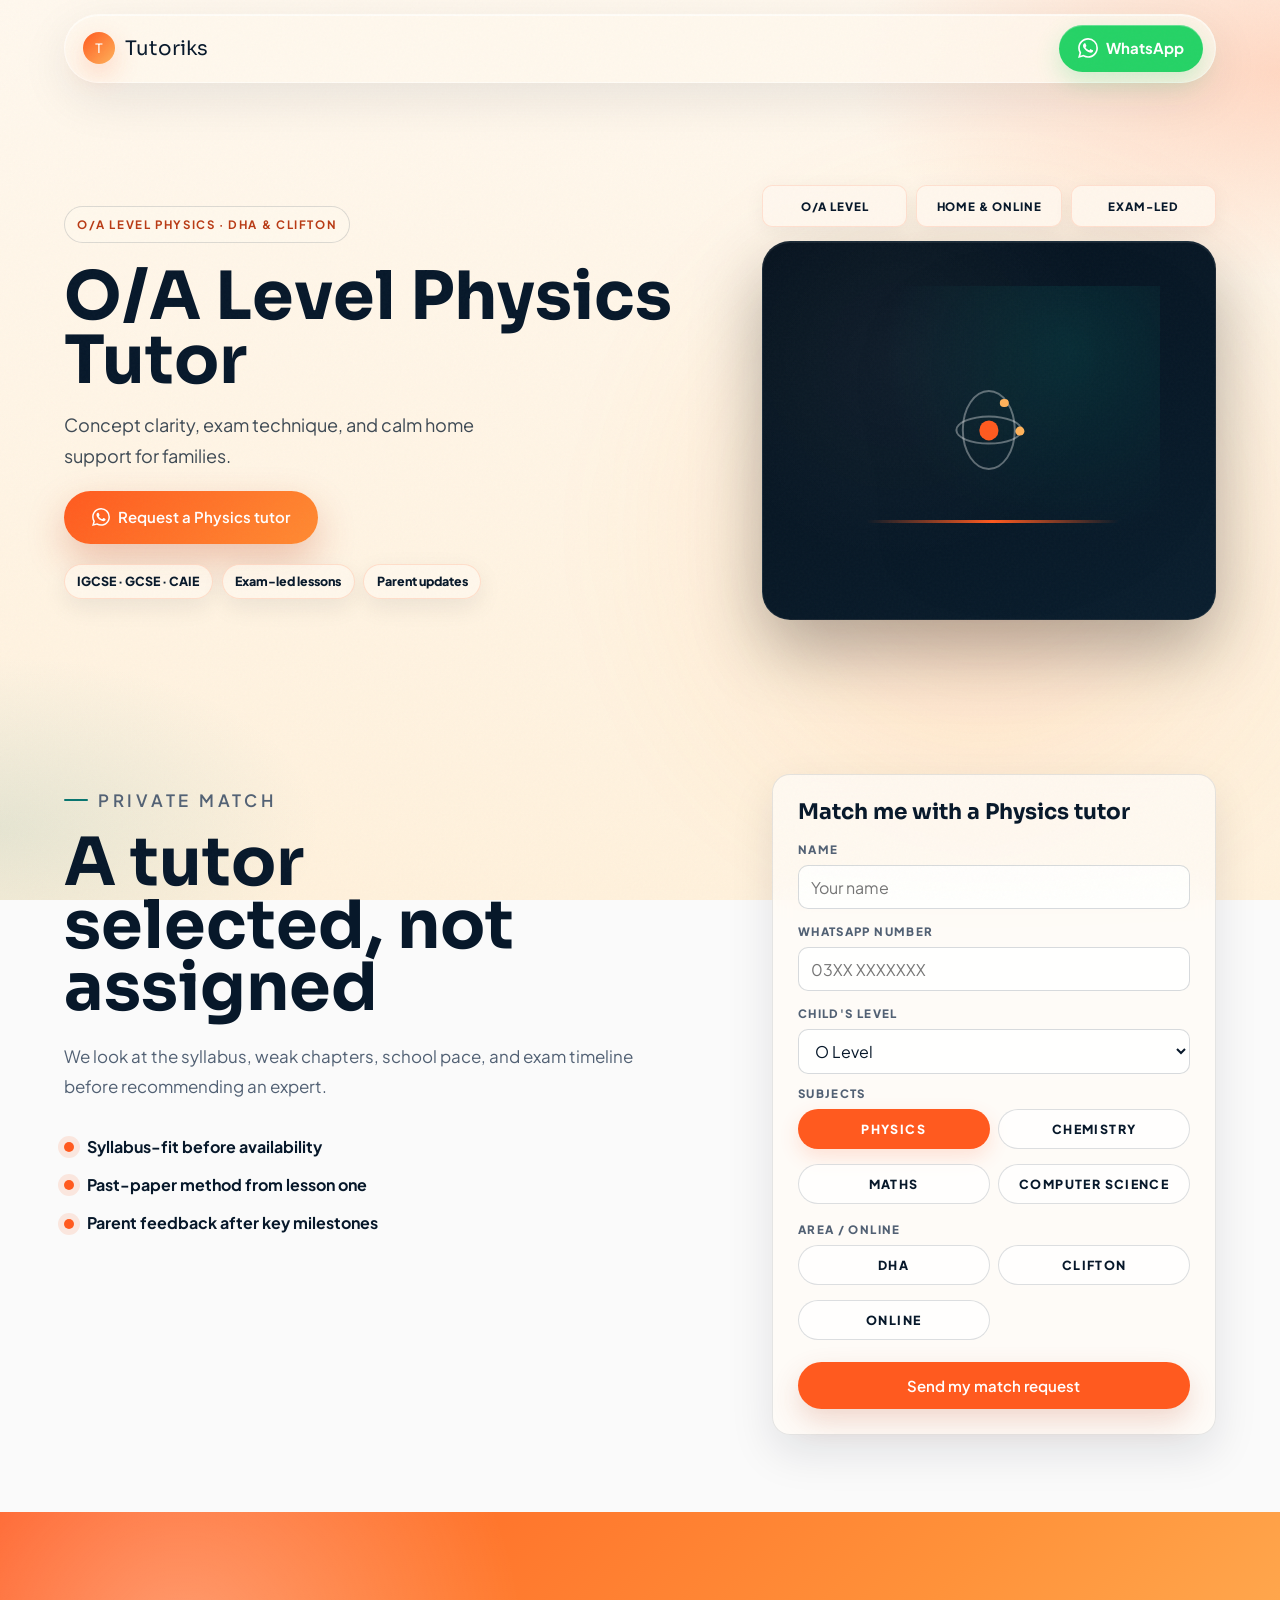
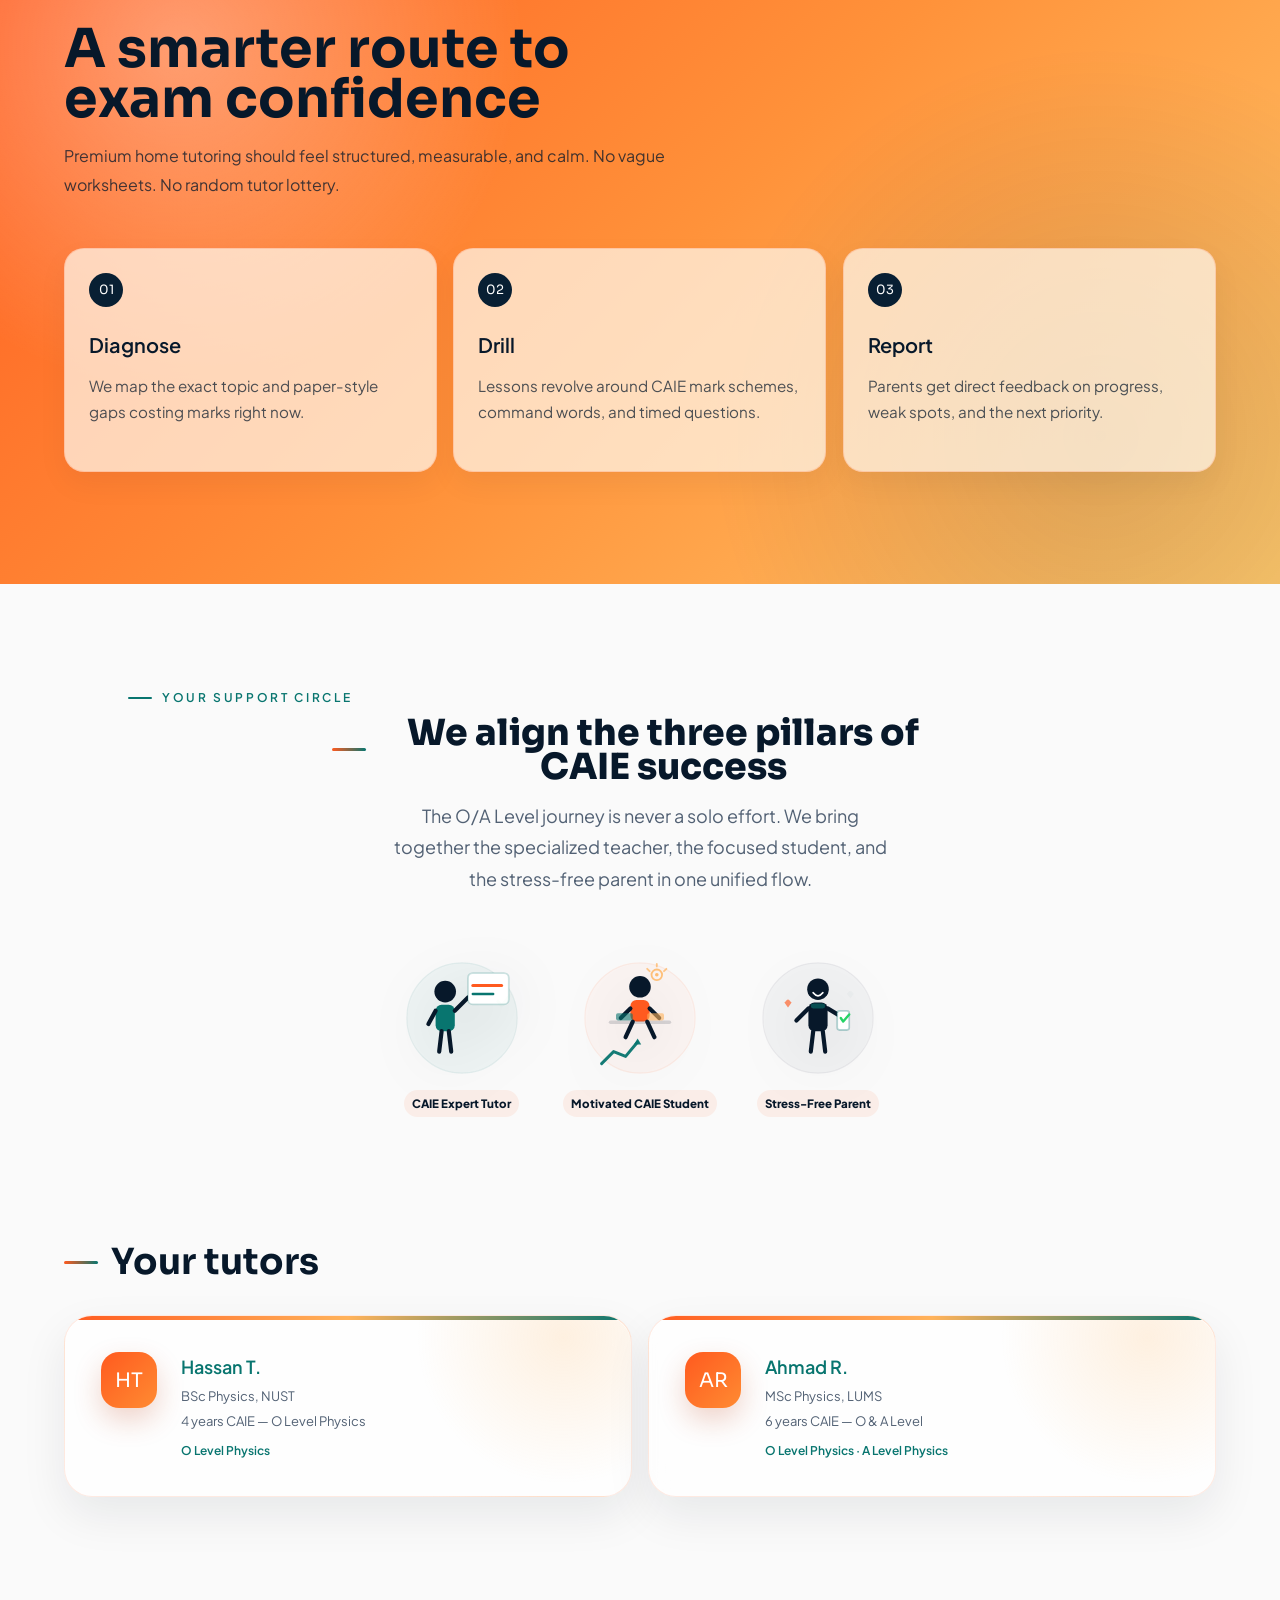
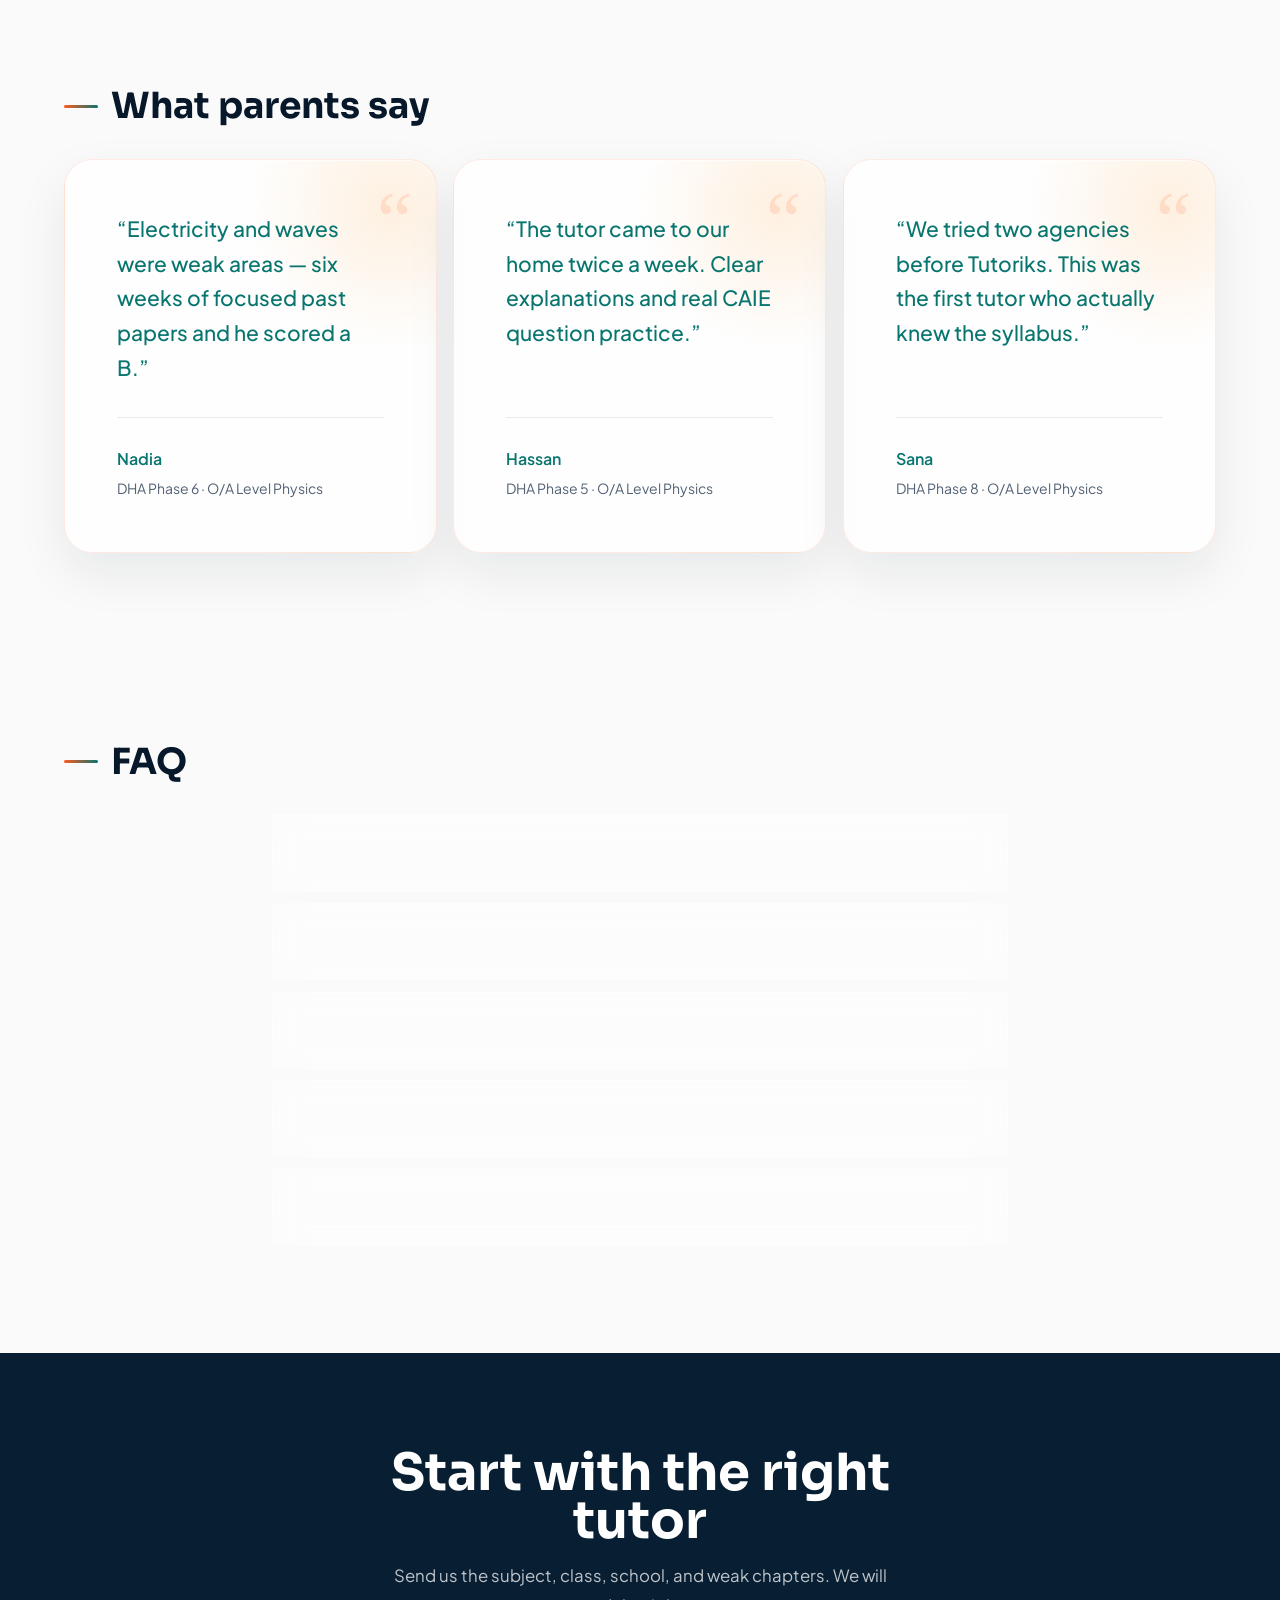
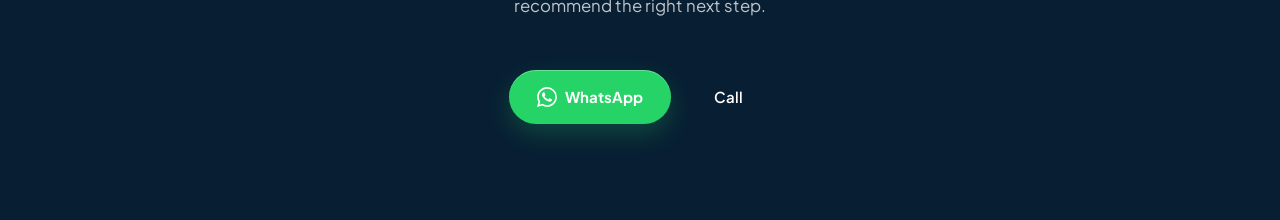
<file: lp/o-level-physics-dha/index.html>
<!DOCTYPE html>
<html lang="en">
<head>
<meta charset="UTF-8">
<meta name="viewport" content="width=device-width, initial-scale=1.0, viewport-fit=cover">
<meta name="description" content="Cambridge-expert home tutors for DHA and Clifton. Trial session available.">
<meta name="robots" content="noindex, nofollow">
<meta name="theme-color" content="#FF7A2F">
<title>O/A Level Physics Tutor in DHA &amp; Clifton | Tutoriks</title>
<link rel="preconnect" href="https://fonts.googleapis.com">
<link rel="preconnect" href="https://fonts.gstatic.com" crossorigin>
<link rel="preload" href="../../styles.css" as="style" fetchpriority="high">
<link rel="stylesheet" href="../../styles.css">
<link rel="preload" href="../../landing.css" as="style">
<link rel="stylesheet" href="../../landing.css">
<link rel="preload" as="style" href="https://fonts.googleapis.com/css2?family=Plus+Jakarta+Sans:wght@400;600;700&family=Sora:wght@700;800&display=swap">
<link rel="stylesheet" href="https://fonts.googleapis.com/css2?family=Plus+Jakarta+Sans:wght@400;600;700&family=Sora:wght@700;800&display=swap" media="print" onload="this.media='all'">
<noscript><link rel="stylesheet" href="https://fonts.googleapis.com/css2?family=Plus+Jakarta+Sans:wght@400;600;700&family=Sora:wght@700;800&display=swap"></noscript>
<script type="application/ld+json" id="schemaJson"></script>
</head>
<body class="lp" data-lp="o-level-physics-dha">

<header class="lp-header">
  <a href="../../Main.html">Tutoriks</a>
  <a href="#" class="btn btn-pill-white btn-wa-icon" data-wa><svg viewBox="0 0 24 24" xmlns="http://www.w3.org/2000/svg" width="18" height="18" fill="white" aria-hidden="true"><path d="M17.472 14.382c-.297-.149-1.758-.867-2.03-.967-.273-.099-.471-.148-.67.15-.197.297-.767.966-.94 1.164-.173.199-.347.223-.644.075-.297-.15-1.255-.463-2.39-1.475-.883-.788-1.48-1.761-1.653-2.059-.173-.297-.018-.458.13-.606.134-.133.298-.347.446-.52.149-.174.198-.298.298-.497.099-.198.05-.371-.025-.52-.075-.149-.669-1.612-.916-2.207-.242-.579-.487-.5-.669-.51-.173-.008-.371-.01-.57-.01-.198 0-.52.074-.792.372-.272.297-1.04 1.016-1.04 2.479 0 1.462 1.065 2.875 1.213 3.074.149.198 2.096 3.2 5.077 4.487.709.306 1.262.489 1.694.625.712.227 1.36.195 1.871.118.571-.085 1.758-.719 2.006-1.413.248-.694.248-1.289.173-1.413-.074-.124-.272-.198-.57-.347m-5.421 7.403h-.004a9.87 9.87 0 01-5.031-1.378l-.361-.214-3.741.982.998-3.648-.235-.374a9.86 9.86 0 01-1.51-5.26c.001-5.45 4.436-9.884 9.888-9.884 2.64 0 5.122 1.03 6.988 2.898a9.825 9.825 0 012.893 6.994c-.003 5.45-4.437 9.884-9.885 9.884m8.413-18.297A11.815 11.815 0 0012.05 0C5.495 0 .16 5.335.157 11.892c0 2.096.547 4.142 1.588 5.945L.057 24l6.305-1.654a11.882 11.882 0 005.683 1.448h.005c6.554 0 11.89-5.335 11.893-11.893a11.821 11.821 0 00-3.48-8.413Z"/></svg> WhatsApp</a>
</header>

<section class="lp-hero">
  <div class="lp-hero-art" aria-hidden="true">
    <div class="lp-hero-metrics"><span>O/A Level</span><span>Home &amp; Online</span><span>Exam-led</span></div>
    <div class="lp-hero-art-card">
    <span class="lp-hero-studio lp-hero-studio--physics">
      <span class="studio-board">
        <span class="physics-nucleus"></span>
        <span class="physics-orbit physics-orbit--a"><span class="physics-electron"></span></span>
        <span class="physics-orbit physics-orbit--b"><span class="physics-electron"></span></span>
        <span class="physics-wave"></span>
        <span class="physics-spark physics-spark--one"></span>
        <span class="physics-spark physics-spark--two"></span>
    </span>
  </div>
    </span>
  </div>
  <div class="lp-hero-copy">
  <p class="lp-kicker">O/A Level Physics · DHA &amp; Clifton</p>
  <h1>O/A Level Physics Tutor</h1>
  <p class="lede">Concept clarity, exam technique, and calm home support for families.</p>
  <a href="#" class="btn btn-whatsapp" data-wa>Request a Physics tutor</a>
  <ul class="trust-bullets">
    <li>IGCSE · GCSE · CAIE</li>
    <li>Exam-led lessons</li>
    <li>Parent updates</li>
  </ul>
  </div>
</section>

<div class="container lp-match">
  <div class="lp-match-copy">
    <p class="eyebrow">Private match</p>
    <h2>A tutor selected, not assigned</h2>
    <p>We look at the syllabus, weak chapters, school pace, and exam timeline before recommending an expert.</p>
    <div class="lp-signal-list">
      <span>Syllabus-fit before availability</span>
      <span>Past-paper method from lesson one</span>
      <span>Parent feedback after key milestones</span>
    </div>
  </div>
  <form class="lead-form" id="leadForm" aria-label="Get matched">
    <h2>Match me with a Physics tutor</h2>
    <label for="name">Name</label>
    <input type="text" id="name" name="name" required autocomplete="name" placeholder="Your name">
    <label for="phone">WhatsApp number</label>
    <input type="tel" id="phone" name="phone" required autocomplete="tel" placeholder="03XX XXXXXXX">
    <label for="level">Child's level</label>
    <select id="level" name="level" required>
      <option value="">Select level</option>
      <option value="O Level" selected>O Level</option>
      <option value="A Level">A Level</option>
    </select>
    <label for="subject">Subject</label>
    <input type="text" id="subject" name="subject" value="O/A Level Physics" readonly autocomplete="off">
    <label for="service_area">Area</label>
    <input type="text" id="service_area" name="service_area" value="DHA" readonly autocomplete="off">
    <button type="submit" class="btn btn-whatsapp">Send my match request</button>
  </form>
</div>

<section class="lp-method">
  <div class="lp-method-inner">
    <h2>A smarter route to exam confidence</h2>
    <p>Premium home tutoring should feel structured, measurable, and calm. No vague worksheets. No random tutor lottery.</p>
    <div class="lp-method-grid">
      <article class="lp-method-card"><span>01</span><h3>Diagnose</h3><p>We map the exact topic and paper-style gaps costing marks right now.</p></article>
      <article class="lp-method-card"><span>02</span><h3>Drill</h3><p>Lessons revolve around CAIE mark schemes, command words, and timed questions.</p></article>
      <article class="lp-method-card"><span>03</span><h3>Report</h3><p>Parents get direct feedback on progress, weak spots, and the next priority.</p></article>
    </div>
  </div>
</section>


  <section class="lp-section lp-team-trust" style="padding-bottom: 0;">
    <div class="container center">
      <p class="eyebrow" style="text-align: center; margin-bottom: 0.5rem;">Your Support Circle</p>
      <h2 class="display display--section-sm" style="text-align: center; max-width: 22ch; margin: 0 auto 1rem;">We align the three pillars of CAIE success</h2>
      <p class="lede" style="text-align: center; max-width: 32rem; margin: 0 auto;">The O/A Level journey is never a solo effort. We bring together the specialized teacher, the focused student, and the stress-free parent in one unified flow.</p>
      
      <!-- Beautiful Animated SVG Character Lineup -->
      <div class="lp-character-lineup">
        <div class="char-wrapper char-tutor">
          <svg class="char-svg char-svg--tutor" viewBox="0 0 100 100" xmlns="http://www.w3.org/2000/svg">
  <circle cx="50" cy="50" r="46" fill="rgba(8,117,111,0.05)" stroke="rgba(8,117,111,0.08)" stroke-width="1"/>
  <!-- Head -->
  <circle cx="36" cy="28" r="9" fill="#07182A"/>
  <!-- Body -->
  <rect x="28" y="39" width="16" height="22" rx="5" fill="#08756F"/>
  <!-- Legs -->
  <line x1="33" y1="61" x2="31" y2="78" stroke="#07182A" stroke-width="3.5" stroke-linecap="round"/>
  <line x1="39" y1="61" x2="41" y2="78" stroke="#07182A" stroke-width="3.5" stroke-linecap="round"/>
  <!-- Left arm relaxed -->
  <line x1="28" y1="44" x2="22" y2="55" stroke="#07182A" stroke-width="3.5" stroke-linecap="round"/>
  <!-- Right arm pointing at board -->
  <line x1="44" y1="44" x2="55" y2="33" stroke="#07182A" stroke-width="3.5" stroke-linecap="round"/>
  <!-- Floating whiteboard -->
  <rect x="55" y="15" width="34" height="26" rx="4" fill="white" stroke="rgba(8,117,111,0.2)" stroke-width="1.5">
    <animate attributeName="y" values="15;12;15" dur="4s" repeatCount="indefinite"/>
  </rect>
  <!-- Writing line 1 animating -->
  <line x1="59" y1="23" x2="59" y2="23" stroke="#FF5A1F" stroke-width="2.5" stroke-linecap="round">
    <animate attributeName="x2" values="59;83;83;59" dur="3s" repeatCount="indefinite"/>
  </line>
  <!-- Writing line 2 animating -->
  <line x1="59" y1="30" x2="59" y2="30" stroke="#08756F" stroke-width="2" stroke-linecap="round">
    <animate attributeName="x2" values="59;76;76;59" dur="4s" repeatCount="indefinite"/>
  </line>
  <!-- Checkmark appearing -->
  <path d="M80,36 L83,40 L90,31" fill="none" stroke="#25D366" stroke-width="2.5" stroke-linecap="round" stroke-linejoin="round">
    <animate attributeName="opacity" values="0;0;0;1;1;0" dur="4s" repeatCount="indefinite"/>
  </path>
</svg>
          <span class="char-label">CAIE Expert Tutor</span>
        </div>
        <div class="char-wrapper char-student">
          <svg class="char-svg char-svg--student" viewBox="0 0 100 100" xmlns="http://www.w3.org/2000/svg">
  <circle cx="50" cy="50" r="46" fill="rgba(255,90,31,0.04)" stroke="rgba(255,90,31,0.08)" stroke-width="1"/>
  <!-- Head -->
  <circle cx="50" cy="24" r="9" fill="#07182A"/>
  <!-- Body sitting -->
  <rect x="42" y="35" width="16" height="18" rx="5" fill="#FF5A1F"/>
  <!-- Seated legs -->
  <path d="M44,53 L38,66" stroke="#07182A" stroke-width="3.5" stroke-linecap="round" fill="none"/>
  <path d="M56,53 L62,66" stroke="#07182A" stroke-width="3.5" stroke-linecap="round" fill="none"/>
  <!-- Arms to desk -->
  <line x1="42" y1="42" x2="34" y2="50" stroke="#07182A" stroke-width="3.5" stroke-linecap="round"/>
  <line x1="58" y1="42" x2="66" y2="50" stroke="#07182A" stroke-width="3.5" stroke-linecap="round"/>
  <!-- Desk surface -->
  <rect x="24" y="52" width="52" height="3" rx="1.5" fill="#07182A" opacity="0.15"/>
  <!-- Book on desk -->
  <rect x="30" y="46" width="14" height="6" rx="1.5" fill="#08756F" opacity="0.6"/>
  <rect x="56" y="46" width="14" height="6" rx="1.5" fill="#FFB25A" opacity="0.6"/>
  <!-- Rising graph arrow -->
  <path d="M18,88 L28,78 L38,82 L48,70" fill="none" stroke="#08756F" stroke-width="2.5" stroke-linecap="round" stroke-linejoin="round">
    <animate attributeName="opacity" values="0.3;1;0.3" dur="3s" repeatCount="indefinite"/>
  </path>
  <polygon points="48,67 51,72 45,72" fill="#08756F">
    <animate attributeName="opacity" values="0.3;1;0.3" dur="3s" repeatCount="indefinite"/>
  </polygon>
  <!-- Lightbulb spark above head -->
  <circle cx="64" cy="14" r="4" fill="none" stroke="#FFB25A" stroke-width="1.5">
    <animate attributeName="r" values="3;5;3" dur="2.5s" repeatCount="indefinite"/>
    <animate attributeName="opacity" values="0.3;1;0.3" dur="2.5s" repeatCount="indefinite"/>
  </circle>
  <circle cx="64" cy="14" r="1.5" fill="#FFB25A">
    <animate attributeName="opacity" values="0.5;1;0.5" dur="2.5s" repeatCount="indefinite"/>
  </circle>
  <!-- Tiny sparkle rays -->
  <line x1="64" y1="7" x2="64" y2="5" stroke="#FFB25A" stroke-width="1.5" stroke-linecap="round">
    <animate attributeName="opacity" values="0;1;0" dur="2.5s" repeatCount="indefinite"/>
  </line>
  <line x1="70" y1="11" x2="72" y2="9" stroke="#FFB25A" stroke-width="1.5" stroke-linecap="round">
    <animate attributeName="opacity" values="0;1;0" dur="2.5s" repeatCount="indefinite"/>
  </line>
  <line x1="58" y1="11" x2="56" y2="9" stroke="#FFB25A" stroke-width="1.5" stroke-linecap="round">
    <animate attributeName="opacity" values="0;1;0" dur="2.5s" repeatCount="indefinite"/>
  </line>
</svg>
          <span class="char-label">Motivated CAIE Student</span>
        </div>
        <div class="char-wrapper char-parent">
          <svg class="char-svg char-svg--parent" viewBox="0 0 100 100" xmlns="http://www.w3.org/2000/svg">
  <circle cx="50" cy="50" r="46" fill="rgba(8,31,51,0.04)" stroke="rgba(8,31,51,0.06)" stroke-width="1"/>
  <!-- Head -->
  <circle cx="50" cy="26" r="9" fill="#07182A"/>
  <!-- Smile -->
  <path d="M46,29 Q50,34 54,29" fill="none" stroke="white" stroke-width="1.5" stroke-linecap="round"/>
  <!-- Body -->
  <rect x="42" y="37" width="16" height="24" rx="5" fill="#07182A"/>
  <!-- Legs -->
  <line x1="46" y1="61" x2="44" y2="78" stroke="#07182A" stroke-width="3.5" stroke-linecap="round"/>
  <line x1="54" y1="61" x2="56" y2="78" stroke="#07182A" stroke-width="3.5" stroke-linecap="round"/>
  <!-- Left arm relaxed -->
  <line x1="42" y1="42" x2="32" y2="52" stroke="#07182A" stroke-width="3.5" stroke-linecap="round"/>
  <!-- Right arm holding phone -->
  <line x1="58" y1="42" x2="68" y2="48" stroke="#07182A" stroke-width="3.5" stroke-linecap="round"/>
  <!-- Phone in hand -->
  <rect x="66" y="44" width="10" height="16" rx="2" fill="white" stroke="rgba(8,117,111,0.3)" stroke-width="1.5"/>
  <!-- Phone notification checkmark -->
  <path d="M69,50 L71,53 L76,47" fill="none" stroke="#25D366" stroke-width="2" stroke-linecap="round" stroke-linejoin="round">
    <animate attributeName="opacity" values="0;1;1;0" dur="3s" repeatCount="indefinite"/>
  </path>
  <!-- Floating heart rising -->
  <path d="M22,42 L23,41 Q25,38 27,41 L28,42 L25,46 Z" fill="#FF5A1F" opacity="0">
    <animate attributeName="opacity" values="0;0.8;0" dur="4s" repeatCount="indefinite"/>
    <animateTransform attributeName="transform" type="translate" values="0,0;0,-12" dur="4s" repeatCount="indefinite"/>
  </path>
  <!-- Second floating heart staggered -->
  <path d="M74,30 L75,29 Q77,26 79,29 L80,30 L77,34 Z" fill="#08756F" opacity="0">
    <animate attributeName="opacity" values="0;0.6;0" dur="5s" begin="1.5s" repeatCount="indefinite"/>
    <animateTransform attributeName="transform" type="translate" values="0,0;0,-10" dur="5s" begin="1.5s" repeatCount="indefinite"/>
  </path>
  <!-- Calm breathing animation on body -->
  <rect x="44" y="38" width="12" height="4" rx="2" fill="#08756F" opacity="0.5">
    <animate attributeName="opacity" values="0.3;0.6;0.3" dur="3s" repeatCount="indefinite"/>
  </rect>
</svg>
          <span class="char-label">Stress-Free Parent</span>
        </div>
      </div>
    </div>
  </section>

<section class="lp-section">
  <h2>Your tutors</h2>
  <div class="tutor-grid" id="lpTutors">
    <article class="tutor-card"><div class="tutor-avatar" aria-hidden="true">CA</div><div><h3>CAIE subject expert</h3><p class="meta">Cambridge-focused home tutor</p><p class="meta">Matched to syllabus, area, and exam timeline</p><p class="subjects">Past papers · Weak-topic repair · Parent feedback</p></div></article>
    <article class="tutor-card"><div class="tutor-avatar" aria-hidden="true">EX</div><div><h3>Exam method coach</h3><p class="meta">Paper technique and mark-scheme training</p><p class="meta">Structured practice for mocks and final exams</p><p class="subjects">CAIE command words · Timed drills · Progress plan</p></div></article>
  </div>
</section>

<section class="lp-section">
  <h2>What parents say</h2>
  <div class="testimonial-grid" id="lpTestimonials">
    <article class="t-card"><p>“The lessons were structured around the exact papers, not generic tuition. We knew what was improving every week.”</p><footer><strong>DHA parent</strong>Cambridge O/A Level</footer></article>
    <article class="t-card"><p>“The tutor was professional, punctual, and honest about weak areas. The past-paper method made the biggest difference.”</p><footer><strong>Clifton parent</strong>CAIE home tutoring</footer></article>
  </div>
</section>

<section class="lp-section" id="faq">
  <h2>FAQ</h2>
  <div class="faq-list" id="faqList">
    <details><summary>Do you only teach Cambridge students?</summary><div class="faq-a">Yes. Tutoriks focuses on Cambridge O and A Level students.</div></details>
    <details><summary>Do sessions happen at home or online?</summary><div class="faq-a">Both. Home visits are available in DHA and Clifton. Online sessions are available for students anywhere in Pakistan and abroad.</div></details>
    <details><summary>What happens if the tutor is not the right fit?</summary><div class="faq-a">We replace the tutor quickly and keep the process straightforward.</div></details>
  </div>
</section>

<footer class="lp-footer">
  <div class="lp-footer-inner">
    <h2>Start with the right tutor</h2>
    <p>Send us the subject, class, school, and weak chapters. We will recommend the right next step.</p>
    <div class="hero-actions">
    <a href="#" class="btn btn-pill-white btn-wa-icon" data-wa><svg viewBox="0 0 24 24" xmlns="http://www.w3.org/2000/svg" width="18" height="18" fill="white" aria-hidden="true"><path d="M17.472 14.382c-.297-.149-1.758-.867-2.03-.967-.273-.099-.471-.148-.67.15-.197.297-.767.966-.94 1.164-.173.199-.347.223-.644.075-.297-.15-1.255-.463-2.39-1.475-.883-.788-1.48-1.761-1.653-2.059-.173-.297-.018-.458.13-.606.134-.133.298-.347.446-.52.149-.174.198-.298.298-.497.099-.198.05-.371-.025-.52-.075-.149-.669-1.612-.916-2.207-.242-.579-.487-.5-.669-.51-.173-.008-.371-.01-.57-.01-.198 0-.52.074-.792.372-.272.297-1.04 1.016-1.04 2.479 0 1.462 1.065 2.875 1.213 3.074.149.198 2.096 3.2 5.077 4.487.709.306 1.262.489 1.694.625.712.227 1.36.195 1.871.118.571-.085 1.758-.719 2.006-1.413.248-.694.248-1.289.173-1.413-.074-.124-.272-.198-.57-.347m-5.421 7.403h-.004a9.87 9.87 0 01-5.031-1.378l-.361-.214-3.741.982.998-3.648-.235-.374a9.86 9.86 0 01-1.51-5.26c.001-5.45 4.436-9.884 9.888-9.884 2.64 0 5.122 1.03 6.988 2.898a9.825 9.825 0 012.893 6.994c-.003 5.45-4.437 9.884-9.885 9.884m8.413-18.297A11.815 11.815 0 0012.05 0C5.495 0 .16 5.335.157 11.892c0 2.096.547 4.142 1.588 5.945L.057 24l6.305-1.654a11.882 11.882 0 005.683 1.448h.005c6.554 0 11.89-5.335 11.893-11.893a11.821 11.821 0 00-3.48-8.413Z"/></svg> WhatsApp</a>
    <a href="#" class="btn btn-ghost" data-phone>Call</a>
  </div>
  </div>
</footer>

<div class="lp-sticky-wa">
  <a href="#" class="btn btn-whatsapp" data-wa aria-label="WhatsApp">WhatsApp</a>
</div>

<script src="../../site-config.js" defer></script>
<script src="../../main.js" defer></script>
</body>
</html>
</file>
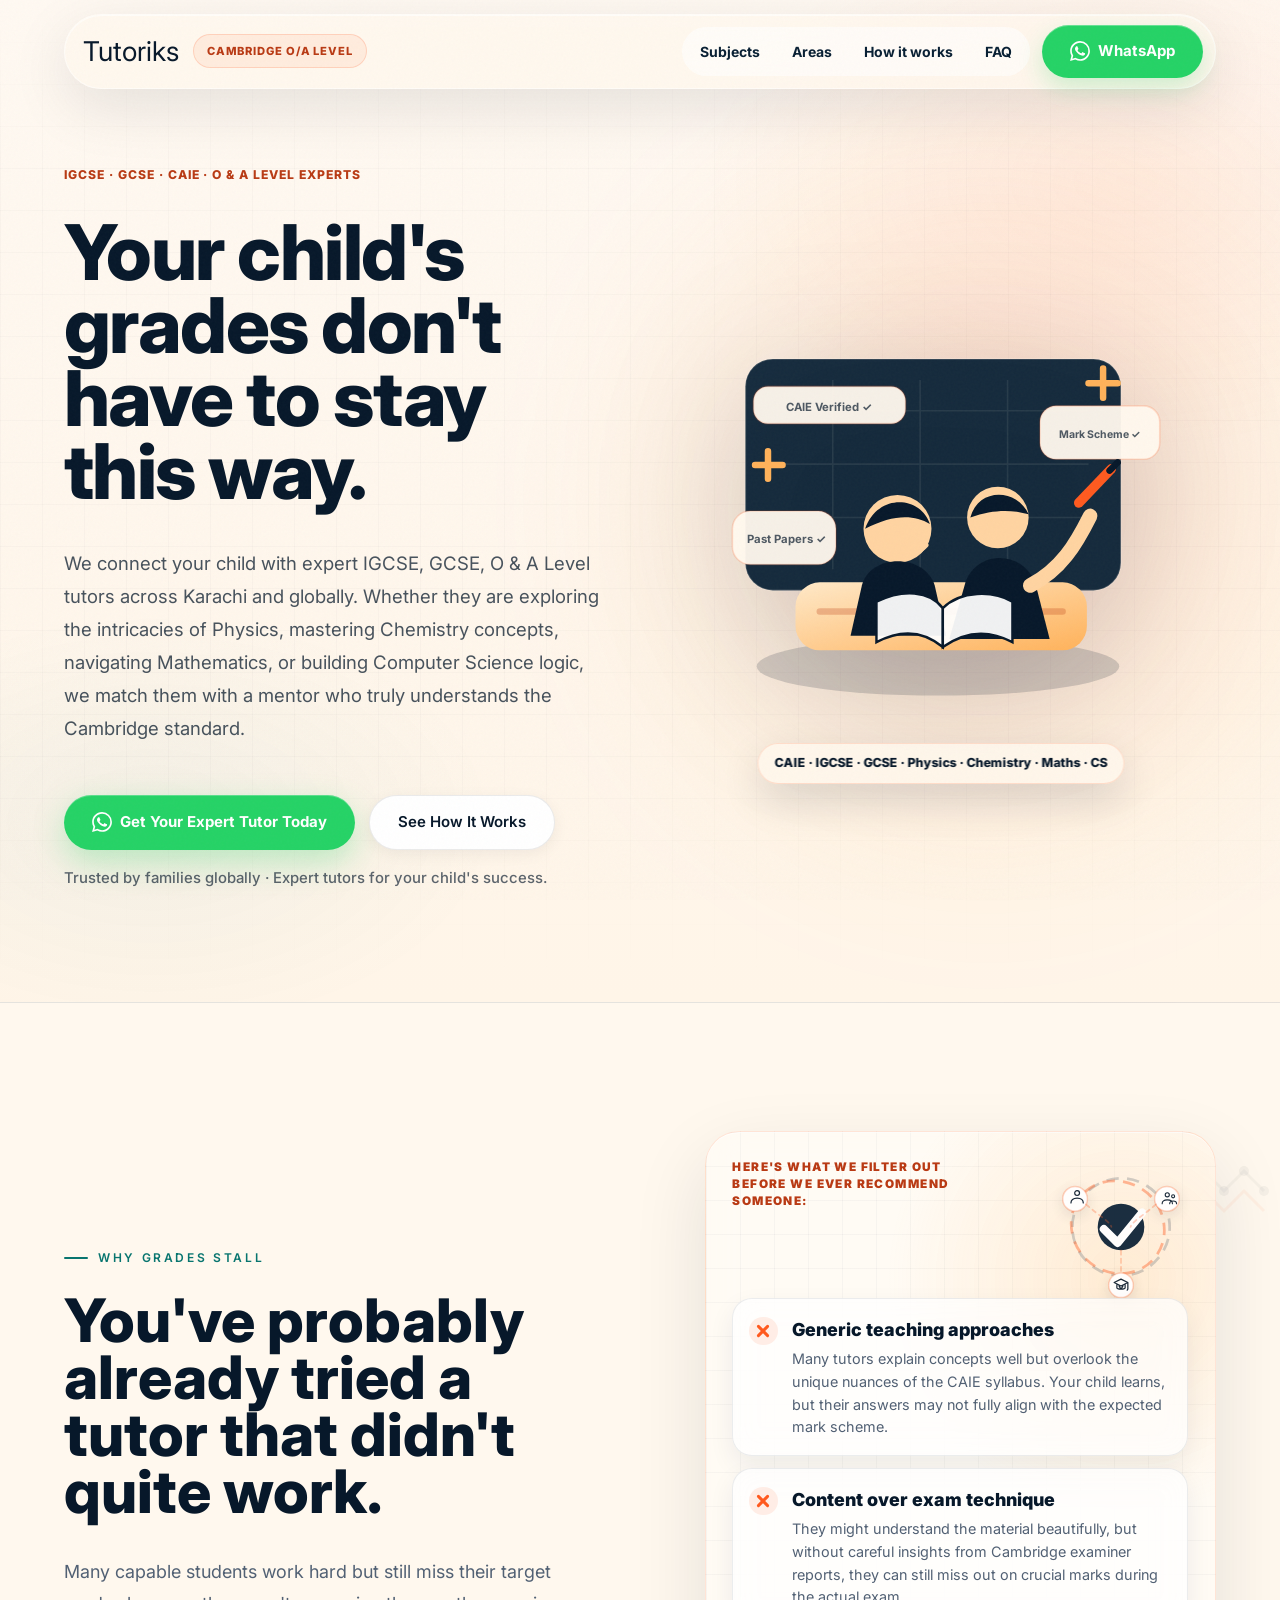
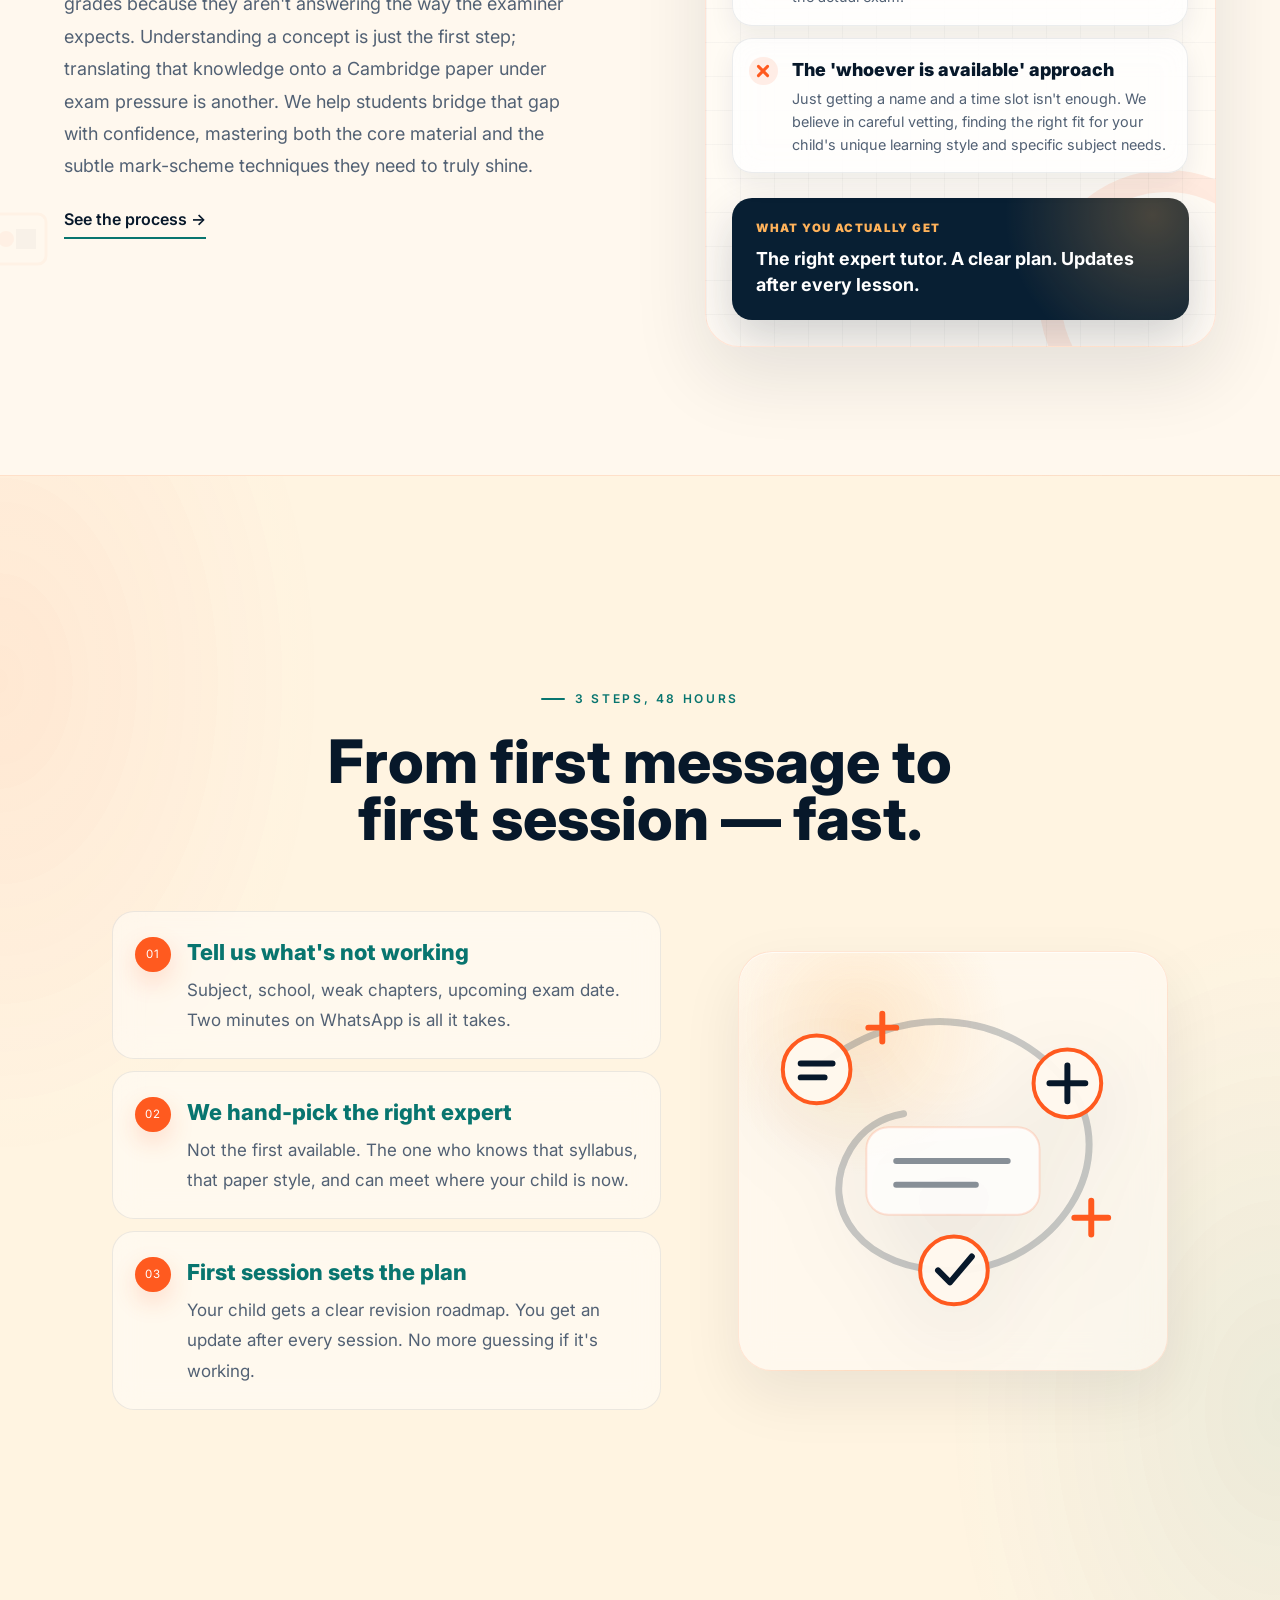
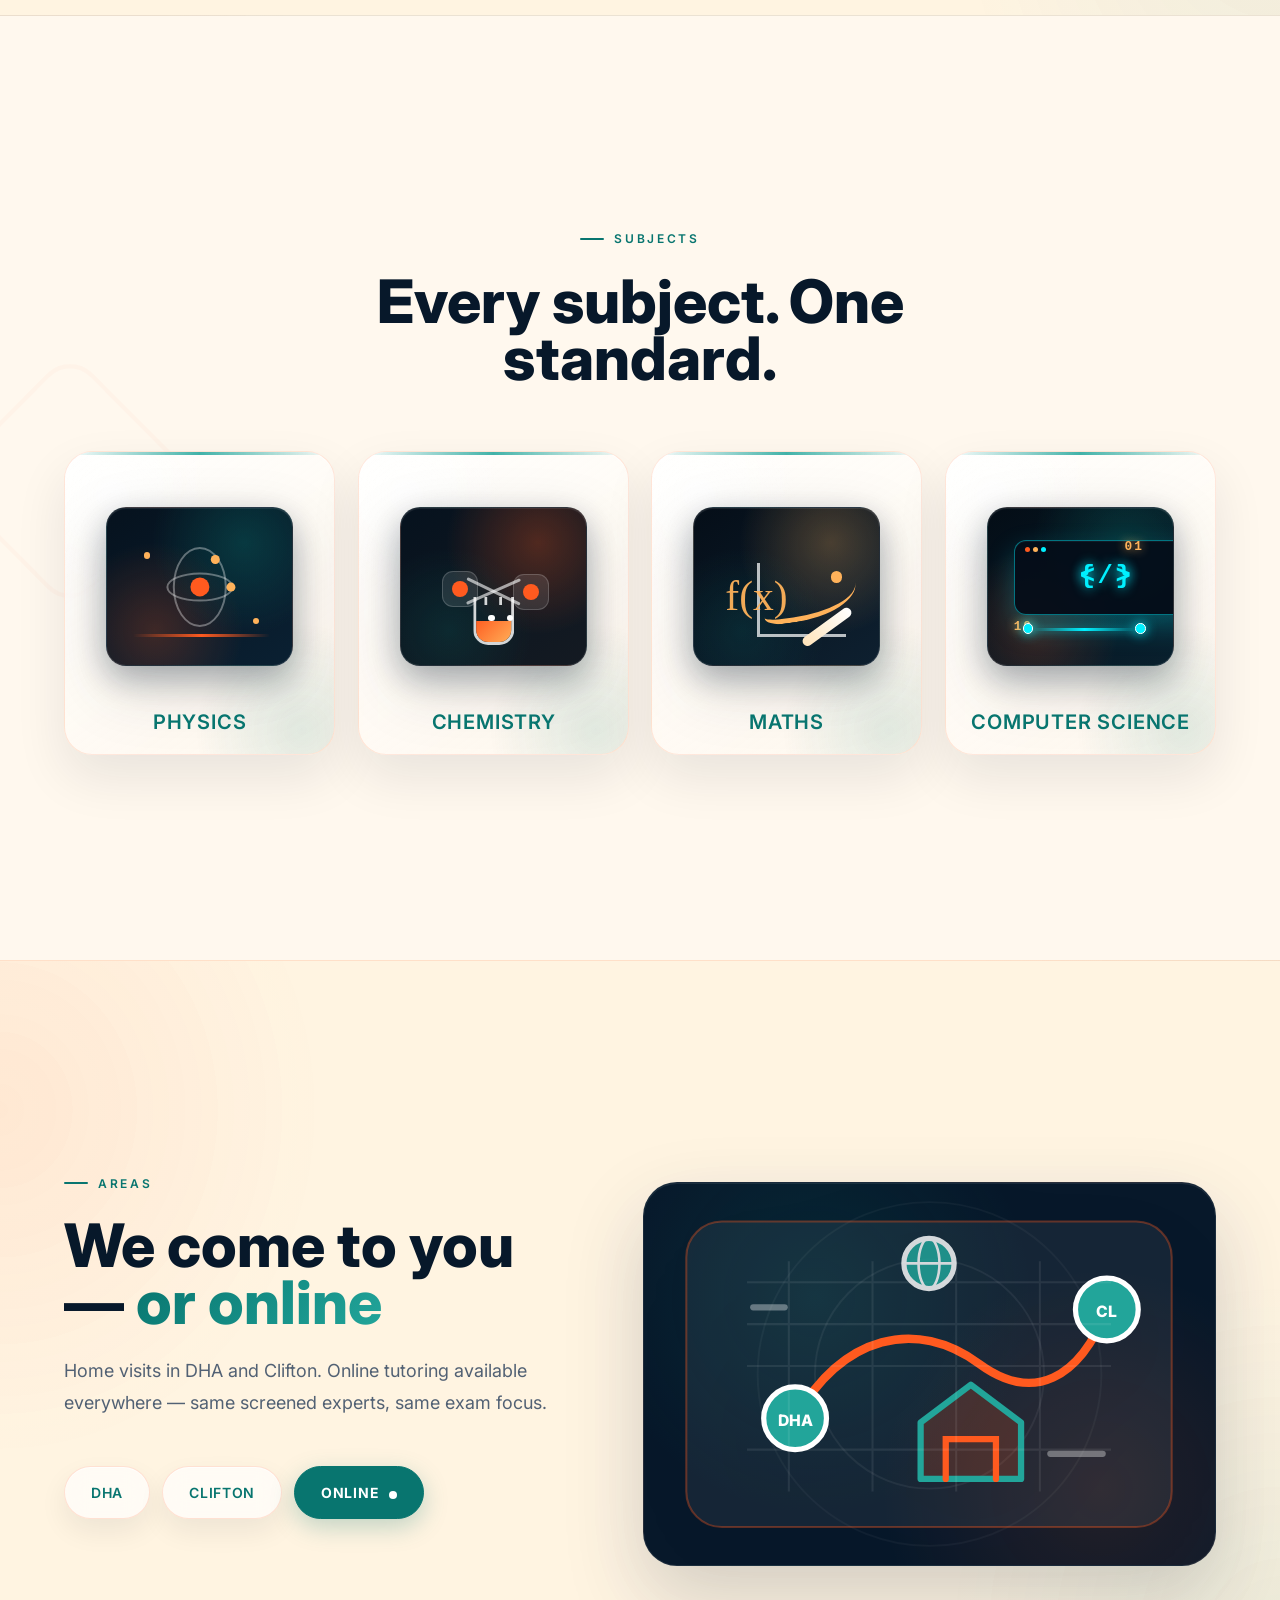
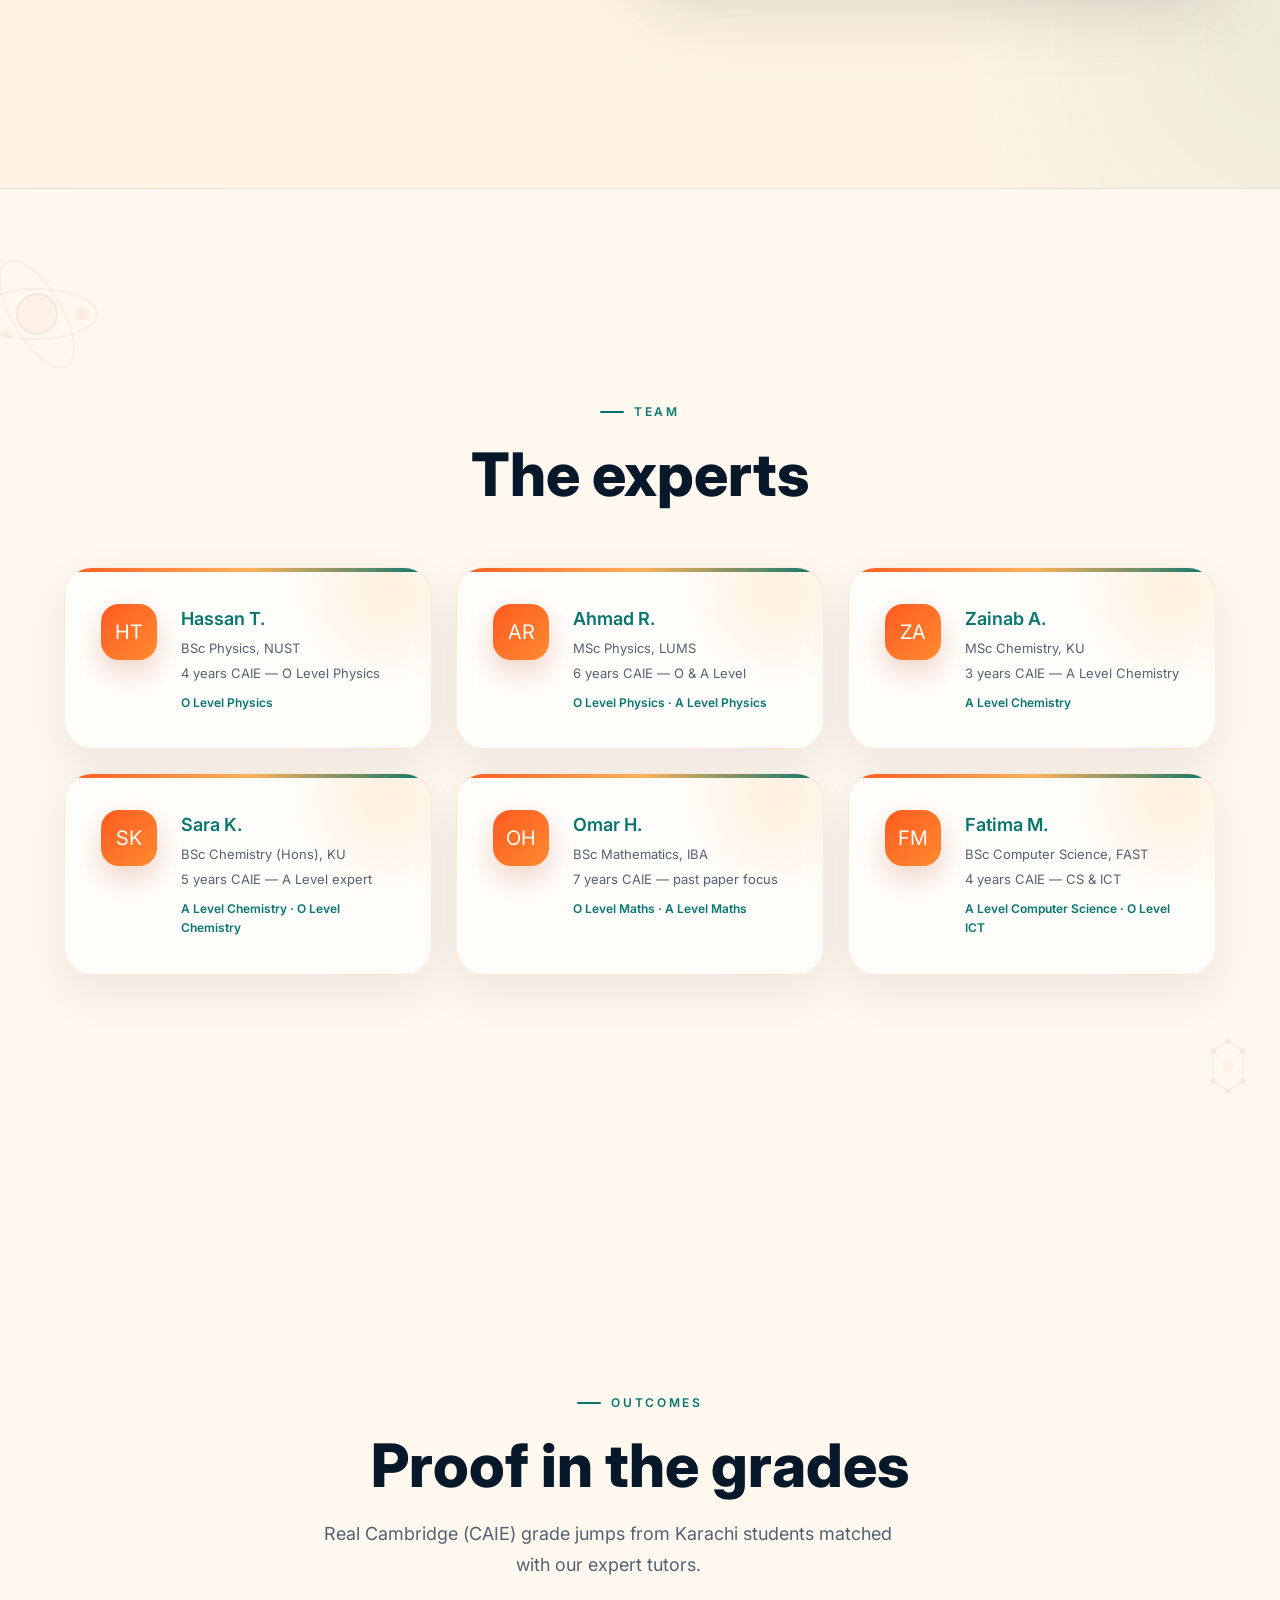
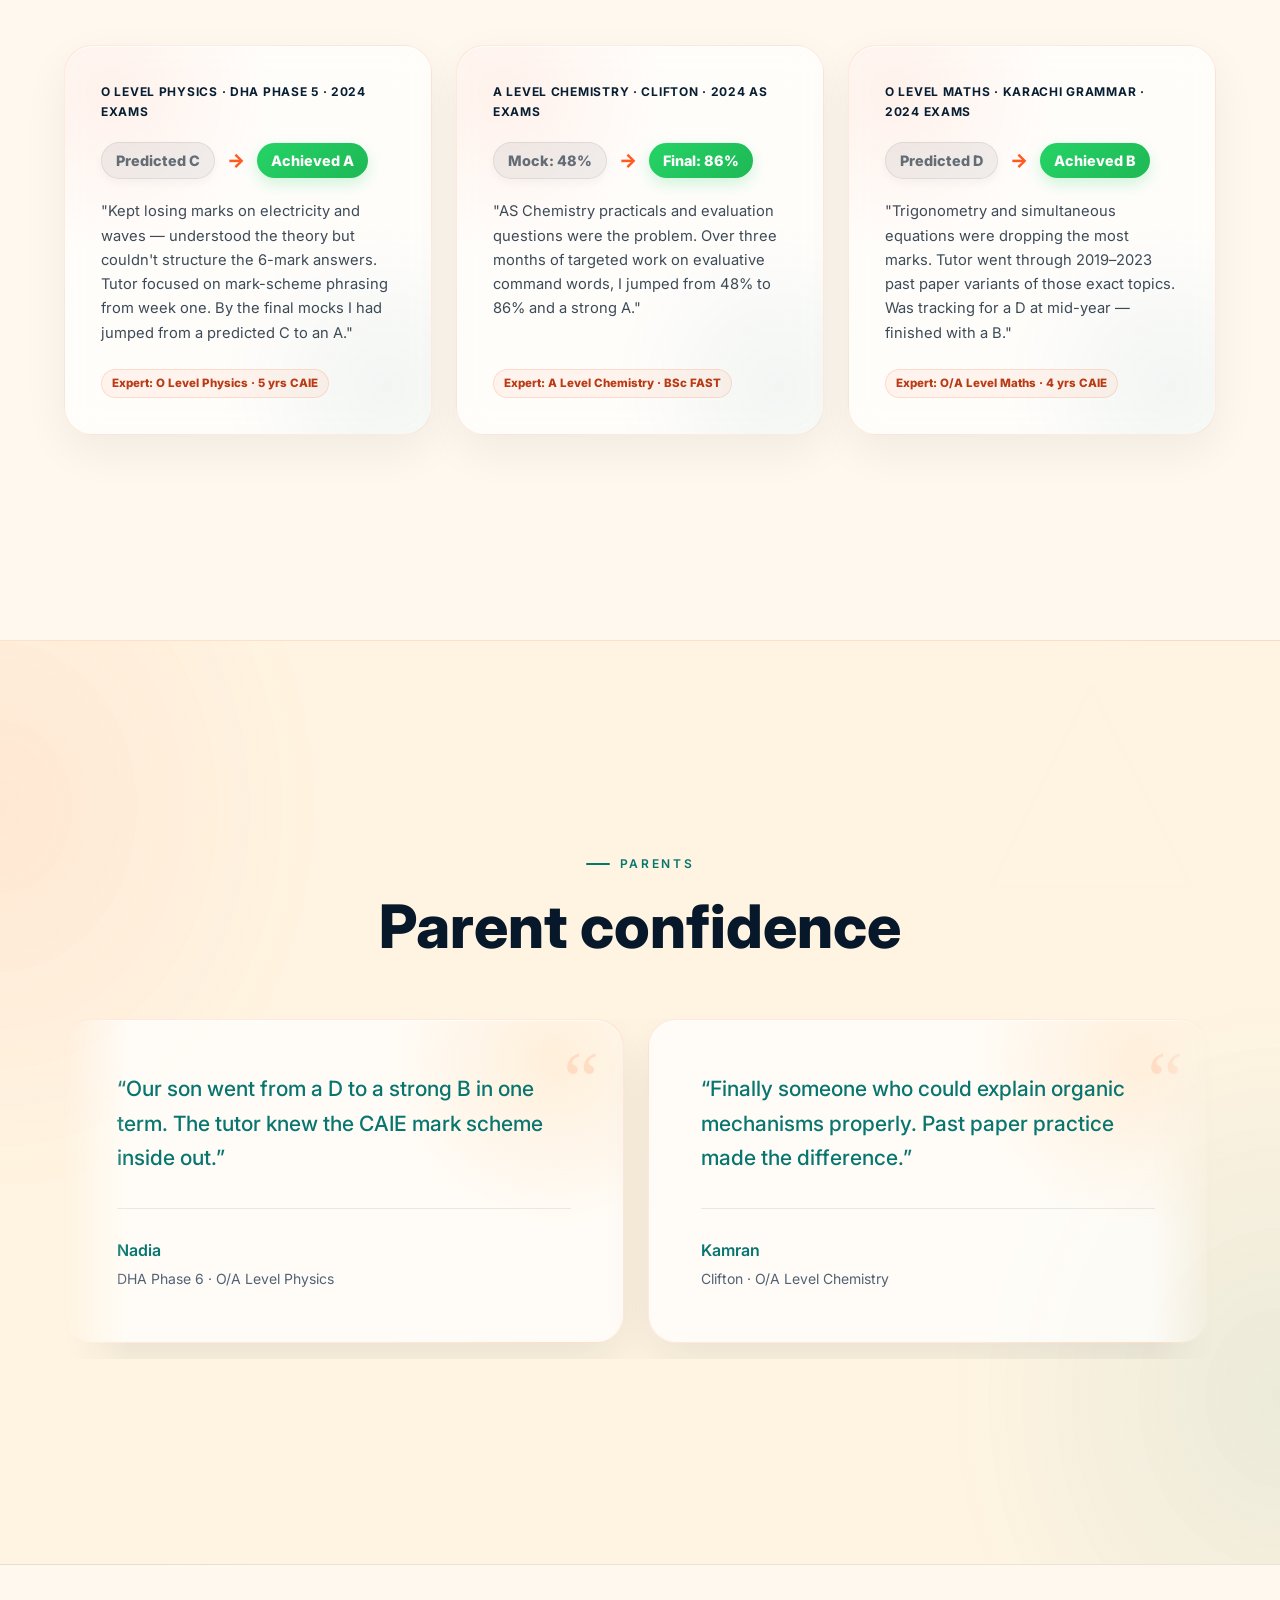
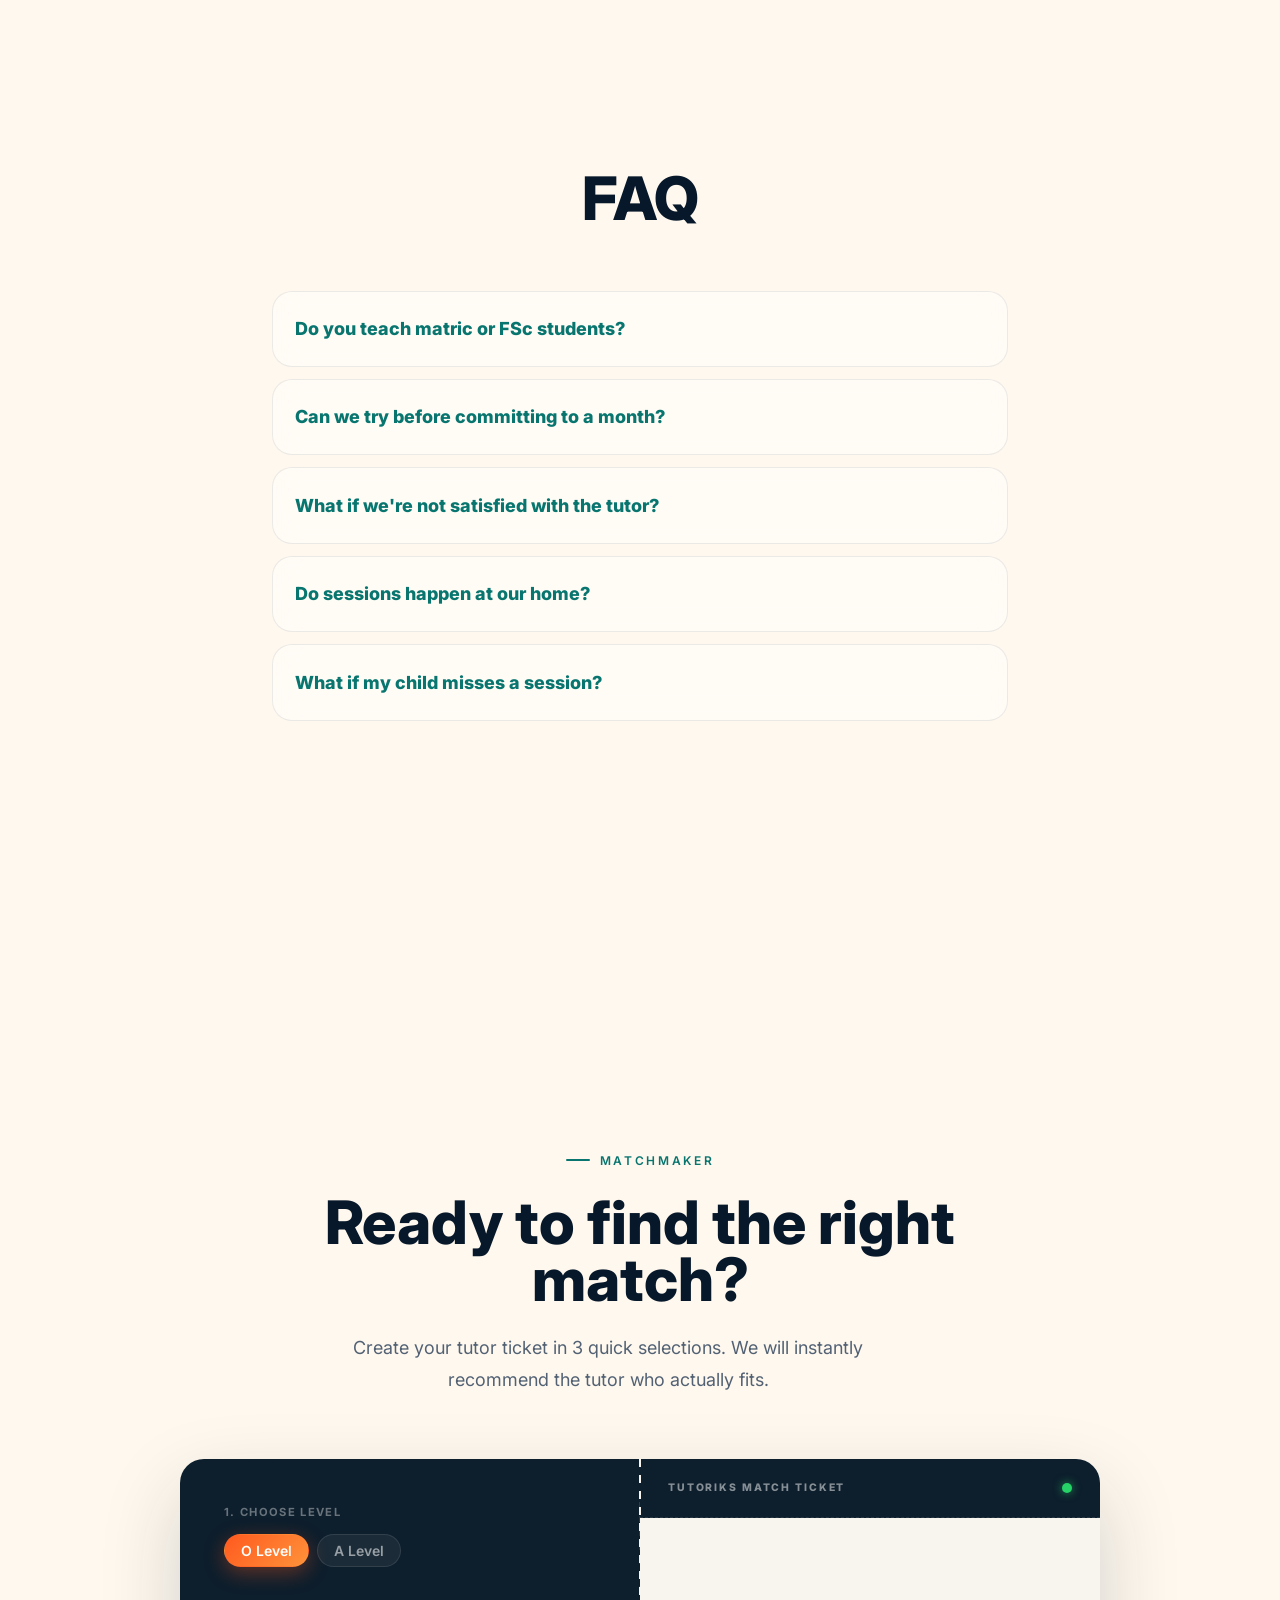
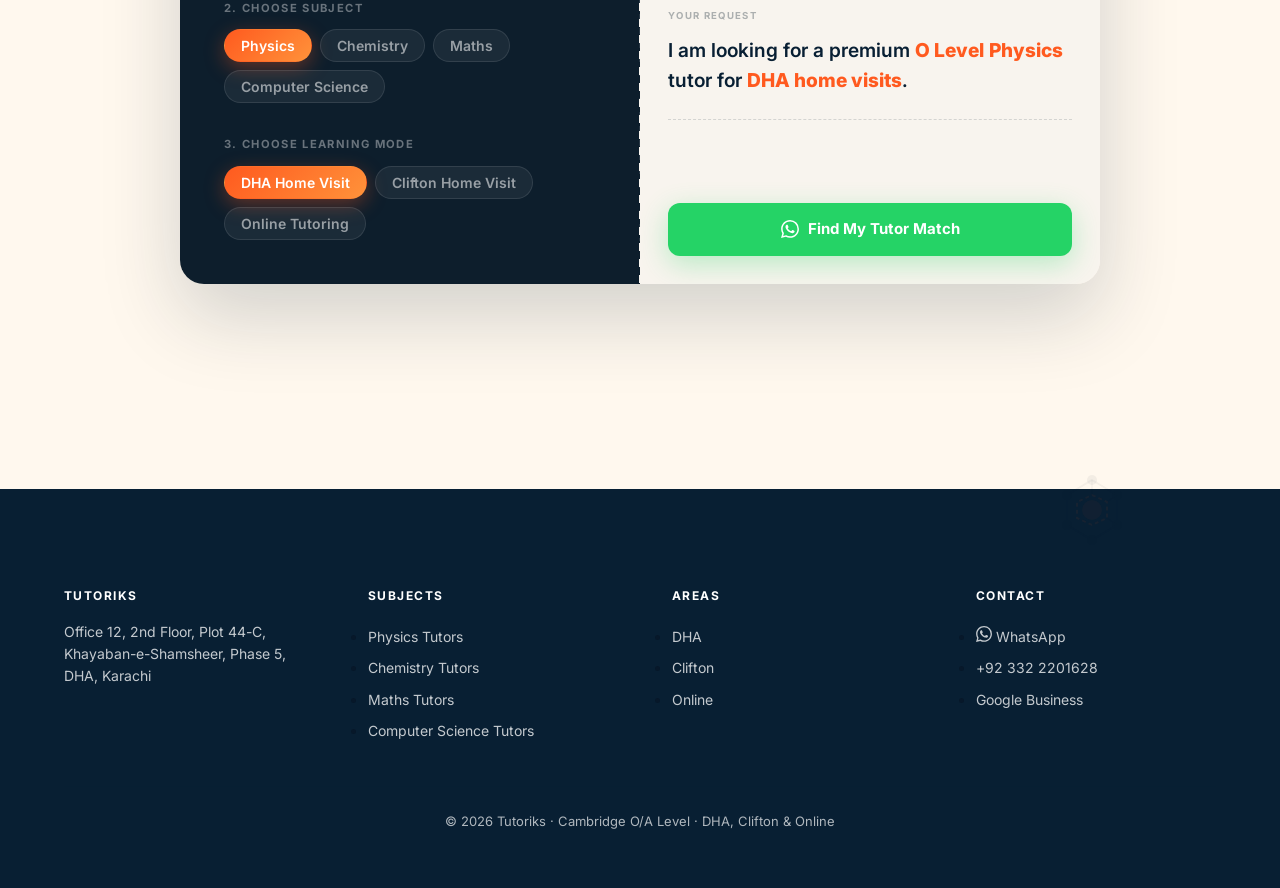
<file: Main.html>
<!DOCTYPE html>
<html lang="en">
<head>
<meta charset="UTF-8">
<meta name="viewport" content="width=device-width, initial-scale=1.0, viewport-fit=cover">
<meta name="description" content="Tutoriks — Cambridge O/A Level home &amp; online tutors. Physics, Chemistry, Maths, CS. DHA, Clifton &amp; Online.">
<meta name="theme-color" content="#FF7A2F">
<link rel="canonical" href="https://tutoriks.pk/">
<title>Tutoriks — Cambridge O/A Level Tutors in DHA &amp; Clifton</title>

<!-- DNS + connection hints -->
<link rel="dns-prefetch" href="https://fonts.googleapis.com">
<link rel="dns-prefetch" href="https://fonts.gstatic.com">
<link rel="preconnect" href="https://fonts.googleapis.com">
<link rel="preconnect" href="https://fonts.gstatic.com" crossorigin>

<!-- Critical CSS — high priority, blocks render intentionally -->
<link rel="preload" href="styles.css" as="style" fetchpriority="high">
<link rel="stylesheet" href="styles.css">

<!-- Inline critical above-fold styles for instant LCP paint -->
<style>
  /* Prevent FOUC: set background & font stack immediately */
  :root{--warm-bg:#FFF8EE;--ink:#07182A;--warm-accent:#FF5A1F;}
  html{background:var(--warm-bg);}
  body{margin:0;font-family:'Inter','Plus Jakarta Sans',system-ui,sans-serif;background:var(--warm-bg);color:var(--ink);}
  .site-header{position:fixed;top:14px;left:0;right:0;z-index:1000;}
  .hero-title{font-family:'Inter','Sora','Plus Jakarta Sans',system-ui,sans-serif;font-weight:800;line-height:0.95;}
</style>

<!-- Fonts — 3 weights only (was 5, saves ~40KB) — non-render-blocking -->
<link rel="preload" as="style" href="https://fonts.googleapis.com/css2?family=Inter:wght@400;500;600;700;800&family=Plus+Jakarta+Sans:wght@400;600;700&family=Sora:wght@700;800&display=swap">
<link rel="stylesheet" href="https://fonts.googleapis.com/css2?family=Inter:wght@400;500;600;700;800&family=Plus+Jakarta+Sans:wght@400;600;700&family=Sora:wght@700;800&display=swap" media="print" onload="this.media='all'">
<noscript><link rel="stylesheet" href="https://fonts.googleapis.com/css2?family=Inter:wght@400;500;600;700;800&family=Plus+Jakarta+Sans:wght@400;600;700&family=Sora:wght@700;800&display=swap"></noscript>

<script type="application/ld+json" id="schemaJson"></script>
</head>
<body>

<p class="urgency-banner" id="urgencyBanner" hidden></p>

<header class="site-header" id="siteHeader">
  <nav aria-label="Primary">
    <div class="nav-brand">
      <a href="Main.html" class="nav-logo">Tutoriks</a>
      <span class="nav-tagline">Cambridge O/A Level</span>
    </div>
    <div class="nav-right">
      <div class="nav-links" id="navLinks">
        <a href="#subjects">Subjects</a>
        <a href="#areas">Areas</a>
        <a href="#how">How it works</a>
        <a href="#faq">FAQ</a>
      </div>
      <a href="#" class="btn btn-wa-green btn-wa-icon" data-wa>
        <svg viewBox="0 0 24 24" xmlns="http://www.w3.org/2000/svg"><path d="M17.472 14.382c-.297-.149-1.758-.867-2.03-.967-.273-.099-.471-.148-.67.15-.197.297-.767.966-.94 1.164-.173.199-.347.223-.644.075-.297-.15-1.255-.463-2.39-1.475-.883-.788-1.48-1.761-1.653-2.059-.173-.297-.018-.458.13-.606.134-.133.298-.347.446-.52.149-.174.198-.298.298-.497.099-.198.05-.371-.025-.52-.075-.149-.669-1.612-.916-2.207-.242-.579-.487-.5-.669-.51-.173-.008-.371-.01-.57-.01-.198 0-.52.074-.792.372-.272.297-1.04 1.016-1.04 2.479 0 1.462 1.065 2.875 1.213 3.074.149.198 2.096 3.2 5.077 4.487.709.306 1.262.489 1.694.625.712.227 1.36.195 1.871.118.571-.085 1.758-.719 2.006-1.413.248-.694.248-1.289.173-1.413-.074-.124-.272-.198-.57-.347m-5.421 7.403h-.004a9.87 9.87 0 01-5.031-1.378l-.361-.214-3.741.982.998-3.648-.235-.374a9.86 9.86 0 01-1.51-5.26c.001-5.45 4.436-9.884 9.888-9.884 2.64 0 5.122 1.03 6.988 2.898a9.825 9.825 0 012.893 6.994c-.003 5.45-4.437 9.884-9.885 9.884m8.413-18.297A11.815 11.815 0 0012.05 0C5.495 0 .16 5.335.157 11.892c0 2.096.547 4.142 1.588 5.945L.057 24l6.305-1.654a11.882 11.882 0 005.683 1.448h.005c6.554 0 11.89-5.335 11.893-11.893a11.821 11.821 0 00-3.48-8.413Z"/></svg>
        WhatsApp
      </a>
      <button type="button" class="nav-toggle" id="navToggle" aria-label="Open menu" aria-expanded="false">
        <span class="nav-toggle-label">Menu</span>
        <span class="nav-toggle-bars" aria-hidden="true"><span></span><span></span><span></span></span>
      </button>
    </div>
  </nav>
</header>

<main>
  <!-- Ambient 2026 Minimalist SVGs -->
  <div class="ambient-bg" aria-hidden="true">
    <svg class="ambient-shape ambient-shape--1" viewBox="0 0 200 200" xmlns="http://www.w3.org/2000/svg">
      <circle cx="100" cy="100" r="90" fill="none" stroke="var(--teal-soft)" stroke-width="2" stroke-dasharray="8 8"/>
    </svg>
    <svg class="ambient-shape ambient-shape--2" viewBox="0 0 200 200" xmlns="http://www.w3.org/2000/svg">
      <rect x="40" y="40" width="120" height="120" rx="20" fill="none" stroke="rgba(255, 90, 31, 0.04)" stroke-width="3" transform="rotate(45 100 100)"/>
    </svg>
    <svg class="ambient-shape ambient-shape--3" viewBox="0 0 100 100" xmlns="http://www.w3.org/2000/svg">
      <polygon points="50,10 90,90 10,90" fill="none" stroke="rgba(8, 117, 111, 0.05)" stroke-width="2"/>
    </svg>
  </div>

  <section class="hero">
    <div class="container hero-inner">
      <div class="hero-copy">
        <p class="hero-kicker">IGCSE · GCSE · CAIE · O & A Level Experts</p>
        <h1 class="hero-title">Your child's grades don't have to stay this way.</h1>
        <p class="hero-lede">We connect your child with expert IGCSE, GCSE, O & A Level tutors across Karachi and globally. Whether they are exploring the intricacies of Physics, mastering Chemistry concepts, navigating Mathematics, or building Computer Science logic, we match them with a mentor who truly understands the Cambridge standard.</p>
        <div class="hero-actions">
          <a href="#" class="btn btn-hero-primary btn-wa-icon" data-wa>
            <svg viewBox="0 0 24 24" xmlns="http://www.w3.org/2000/svg"><path d="M17.472 14.382c-.297-.149-1.758-.867-2.03-.967-.273-.099-.471-.148-.67.15-.197.297-.767.966-.94 1.164-.173.199-.347.223-.644.075-.297-.15-1.255-.463-2.39-1.475-.883-.788-1.48-1.761-1.653-2.059-.173-.297-.018-.458.13-.606.134-.133.298-.347.446-.52.149-.174.198-.298.298-.497.099-.198.05-.371-.025-.52-.075-.149-.669-1.612-.916-2.207-.242-.579-.487-.5-.669-.51-.173-.008-.371-.01-.57-.01-.198 0-.52.074-.792.372-.272.297-1.04 1.016-1.04 2.479 0 1.462 1.065 2.875 1.213 3.074.149.198 2.096 3.2 5.077 4.487.709.306 1.262.489 1.694.625.712.227 1.36.195 1.871.118.571-.085 1.758-.719 2.006-1.413.248-.694.248-1.289.173-1.413-.074-.124-.272-.198-.57-.347m-5.421 7.403h-.004a9.87 9.87 0 01-5.031-1.378l-.361-.214-3.741.982.998-3.648-.235-.374a9.86 9.86 0 01-1.51-5.26c.001-5.45 4.436-9.884 9.888-9.884 2.64 0 5.122 1.03 6.988 2.898a9.825 9.825 0 012.893 6.994c-.003 5.45-4.437 9.884-9.885 9.884m8.413-18.297A11.815 11.815 0 0012.05 0C5.495 0 .16 5.335.157 11.892c0 2.096.547 4.142 1.588 5.945L.057 24l6.305-1.654a11.882 11.882 0 005.683 1.448h.005c6.554 0 11.89-5.335 11.893-11.893a11.821 11.821 0 00-3.48-8.413Z"/></svg>
            Get Your Expert Tutor Today
          </a>
          <a href="#how" class="btn btn-hero-secondary">See How It Works</a>
        </div>
        <!-- Mobile-only hero: Morphing Gradient Orb -->
        <div class="hero-mobile-art" aria-hidden="true">
          <div class="qm-scene">
            <!-- The mesmerizing morphing gradient orb -->
            <div class="qm-orb">
              <div class="qm-orb-glow"></div>
              <span class="qm-orb-label">A*</span>
            </div>

            <!-- Faint orbiting rings -->
            <div class="qm-ring qm-ring--1"></div>
            <div class="qm-ring qm-ring--2"></div>
            <div class="qm-ring qm-ring--3"></div>

            <!-- Orbiting glassmorphic subject chips -->
            <div class="qm-orbit qm-orbit--1">
              <div class="qm-chip">CAIE Verified ✓</div>
            </div>
            <div class="qm-orbit qm-orbit--2">
              <div class="qm-chip">Mark Scheme ✓</div>
            </div>
            <div class="qm-orbit qm-orbit--3">
              <div class="qm-chip">Past Papers ✓</div>
            </div>
            <div class="qm-orbit qm-orbit--4">
              <div class="qm-chip">Grade Jumps ✓</div>
            </div>

            <!-- Ambient micro-particles -->
            <i class="qm-dot qm-dot--1"></i>
            <i class="qm-dot qm-dot--2"></i>
            <i class="qm-dot qm-dot--3"></i>
            <i class="qm-dot qm-dot--4"></i>
            <i class="qm-dot qm-dot--5"></i>
            <i class="qm-dot qm-dot--6"></i>
            <i class="qm-dot qm-dot--7"></i>
            <i class="qm-dot qm-dot--8"></i>
          </div>
        </div>
        <p class="school-trust">Trusted by families globally · Expert tutors for your child&#39;s success.</p>
      </div>

      <div class="hero-visual" aria-hidden="true">
        <svg class="hero-study-scene" viewBox="0 0 680 560" xmlns="http://www.w3.org/2000/svg" focusable="false">
          <defs>
            <linearGradient id="sceneDesk" x1="0" x2="1" y1="0" y2="1">
              <stop offset="0%" stop-color="#FFE9C8"/>
              <stop offset="100%" stop-color="#FFB25A"/>
            </linearGradient>
            <linearGradient id="sceneOrange" x1="0" x2="1">
              <stop offset="0%" stop-color="#FF5A1F"/>
              <stop offset="100%" stop-color="#FF9D3F"/>
            </linearGradient>
          </defs>
          <rect class="scene-board" x="98" y="74" width="464" height="286" rx="34"/>
          <path class="scene-grid-line" d="M138 138 H522 M138 204 H522 M138 270 H522 M206 100 V334 M314 100 V334 M422 100 V334"/>
          <path class="scene-graph-line" d="M148 300 C196 270 210 224 258 238 C312 254 326 166 382 182 C432 196 452 132 518 116"/>
          <g class="scene-formula scene-note" style="animation:heroFloat 5s ease-in-out infinite">
            <rect x="108" y="108" width="188" height="46" rx="18"/>
            <text x="202" y="138" text-anchor="middle" style="font-size:14px;font-family:var(--font-body);font-weight:700;fill:rgba(7,24,42,0.7)">CAIE Verified ✓</text>
          </g>
          <g class="scene-note scene-note--one">
            <rect x="462" y="132" width="148" height="66" rx="20"/>
            <text x="486" y="172" fill="rgba(7,24,42,0.7)" font-size="13" font-family="var(--font-body)" font-weight="700">Mark Scheme ✓</text>
          </g>
          <g class="scene-note scene-note--two">
            <rect x="82" y="262" width="128" height="66" rx="22"/>
            <text x="100" y="302" fill="rgba(7,24,42,0.7)" font-size="14" font-family="var(--font-body)" font-weight="700">Past Papers ✓</text>
          </g>
          <ellipse class="scene-shadow" cx="336" cy="454" rx="224" ry="36"/>
          <rect class="scene-desk" x="160" y="350" width="360" height="84" rx="30"/>
          <path class="scene-desk-edge" d="M190 386 H490"/>
          <g class="scene-student">
            <circle cx="286" cy="284" r="42"/>
            <path d="M242 354 C252 314 320 314 332 354 L346 416 H228 Z"/>
            <path d="M246 284 C262 238 316 244 326 278 C306 266 280 266 246 284Z"/>
            <path d="M254 306 C270 322 304 324 322 304"/>
          </g>
          <g class="scene-tutor">
            <circle cx="410" cy="270" r="38"/>
            <path d="M370 350 C384 310 440 310 456 350 L474 420 H350 Z"/>
            <path d="M376 270 C386 232 434 234 448 266 C426 260 404 260 376 270Z"/>
            <path class="scene-arm" d="M450 354 C488 334 506 304 524 268"/>
          </g>
          <g class="scene-book">
            <path d="M260 374 C292 358 326 360 342 382 V430 C318 410 290 408 260 424Z"/>
            <path d="M342 382 C364 360 404 360 428 374 V424 C398 408 370 410 342 430Z"/>
          </g>
          <g class="scene-pencil">
            <path d="M510 252 L550 210"/>
            <path d="M548 212 L558 202"/>
          </g>
          <g class="scene-spark scene-spark--one"><path d="M540 86 V122 M522 104 H558"/></g>
          <g class="scene-spark scene-spark--two"><path d="M126 188 V222 M110 205 H144"/></g>
        </svg>
        <div class="hero-scene-tag">CAIE · IGCSE · GCSE · Physics · Chemistry · Maths · CS</div>
      </div>
    </div>
  </section>

  <section class="section welcome-block" id="problem">
    <div class="container welcome-grid">
      <div class="welcome-copy">
        <p class="eyebrow">Why grades stall</p>
        <h2 class="display">You've probably already tried a tutor that didn't quite work.</h2>
        <p class="lede welcome-lede">Many capable students work hard but still miss their target grades because they aren't answering the way the examiner expects. Understanding a concept is just the first step; translating that knowledge onto a Cambridge paper under exam pressure is another. We help students bridge that gap with confidence, mastering both the core material and the subtle mark-scheme techniques they need to truly shine.</p>
        <a href="#how" class="wavy-link">See the process →</a>
      </div>
      <div class="match-filter" aria-label="What Tutoriks filters before matching a tutor">
        <div class="filter-orbit" aria-hidden="true">
          <svg class="filter-orbit-svg" viewBox="0 0 210 210" xmlns="http://www.w3.org/2000/svg" focusable="false">
            <!-- Central check core -->
            <circle class="filter-core" cx="105" cy="105" r="34"/>
            <path class="filter-ring filter-ring--one" d="M34 105 C34 66 66 34 105 34 C144 34 176 66 176 105 C176 144 144 176 105 176 C66 176 34 144 34 105Z"/>
            <path class="filter-ring filter-ring--two" d="M52 54 C90 20 154 42 166 92 C180 150 124 190 74 166 C30 145 18 86 52 54Z"/>
            <path class="filter-check" d="M80 108 L100 128 L136 84"/>
            <!-- Student node -->
            <g class="filter-node-group filter-node-group--student" transform="translate(38, 64)">
              <circle class="filter-node" r="18"/>
              <!-- outline profile representing student -->
              <path class="filter-node-icon" d="M-6 6 C-6 2 -3 -1 3 -1 C9 -1 12 2 12 6 M3 -5 C5 -5 6.5 -6.5 6.5 -8.5 C6.5 -10.5 5 -12 3 -12 C1 -12 -0.5 -10.5 -0.5 -8.5 C-0.5 -6.5 1 -5 3 -5" fill="none" stroke="currentColor" stroke-width="1.8" stroke-linecap="round"/>
            </g>
            <!-- Parent node -->
            <g class="filter-node-group filter-node-group--parent" transform="translate(172, 64)">
              <circle class="filter-node" r="18"/>
              <!-- double profile representing parents/family -->
              <path class="filter-node-icon" d="M-7 7 C-7 3.5 -4.5 1.5 0.5 1.5 C5.5 1.5 8 3.5 8 7 M0.5 -3 C2.2 -3 3.5 -4.3 3.5 -6 C3.5 -7.7 2.2 -9 0.5 -9 C-1.2 -9 -2.5 -7.7 -2.5 -6 C-2.5 -4.3 -1.2 -3 0.5 -3 M4 7 C4 4.5 6 3 9 3 C12 3 14 4.5 14 7 M9 -1.5 C10.2 -1.5 11.2 -2.5 11.2 -3.8 C11.2 -5 10.2 -6 9 -6 C7.8 -6 6.8 -5 6.8 -3.8 C6.8 -2.5 7.8 -1.5 9 -1.5" fill="none" stroke="currentColor" stroke-width="1.6" stroke-linecap="round"/>
            </g>
            <!-- Tutor node -->
            <g class="filter-node-group filter-node-group--tutor" transform="translate(105, 190)">
              <circle class="filter-node" r="18"/>
              <!-- graduation cap representing tutor -->
              <path class="filter-node-icon" d="M-10 -4 L0 -9 L10 -4 L0 1 Z M-6 -1 L-6 4 C-6 6 6 6 6 4 L6 -1 M3 0 C3 3 0 5 0 5 C0 5 -3 3 -3 0 M10 -4 L10 5 C10 6 9 7 9 7" fill="none" stroke="currentColor" stroke-width="1.8" stroke-linecap="round" stroke-linejoin="round"/>
            </g>
            <!-- Connection paths -->
            <path class="filter-connect filter-connect--a" d="M54 72 C72 88 90 98 91 105"/>
            <path class="filter-connect filter-connect--b" d="M156 72 C138 88 120 98 119 105"/>
            <path class="filter-connect filter-connect--c" d="M105 139 C105 158 105 170 105 174"/>
          </svg>
        </div>
        <p class="filter-label">Here's what we filter out before we ever recommend someone:</p>
        <div class="filter-stack">
          <article class="filter-card">
            <span class="filter-x" aria-hidden="true"></span>
            <div>
              <h3>Generic teaching approaches</h3>
              <p>Many tutors explain concepts well but overlook the unique nuances of the CAIE syllabus. Your child learns, but their answers may not fully align with the expected mark scheme.</p>
            </div>
          </article>
          <article class="filter-card">
            <span class="filter-x" aria-hidden="true"></span>
            <div>
              <h3>Content over exam technique</h3>
              <p>They might understand the material beautifully, but without careful insights from Cambridge examiner reports, they can still miss out on crucial marks during the actual exam.</p>
            </div>
          </article>
          <article class="filter-card">
            <span class="filter-x" aria-hidden="true"></span>
            <div>
              <h3>The 'whoever is available' approach</h3>
              <p>Just getting a name and a time slot isn't enough. We believe in careful vetting, finding the right fit for your child's unique learning style and specific subject needs.</p>
            </div>
          </article>
        </div>
        <div class="filter-result">
          <span>What you actually get</span>
          <strong>The right expert tutor. A clear plan. Updates after every lesson.</strong>
        </div>
      </div>
    </div>
  </section>

  <section class="section section--alt" id="how">
    <div class="container">
      <div class="section-head center">
        <p class="eyebrow">3 steps, 48 hours</p>
        <h2 class="display display--section">From first message to first session — fast.</h2>
      </div>
      <div class="process-stage">
        <div class="steps">
          <article class="step">
            <div class="step-num">01</div>
            <h3>Tell us what's not working</h3>
            <p>Subject, school, weak chapters, upcoming exam date. Two minutes on WhatsApp is all it takes.</p>
          </article>
          <article class="step">
            <div class="step-num">02</div>
            <h3>We hand-pick the right expert</h3>
            <p>Not the first available. The one who knows that syllabus, that paper style, and can meet where your child is now.</p>
          </article>
          <article class="step">
            <div class="step-num">03</div>
            <h3>First session sets the plan</h3>
            <p>Your child gets a clear revision roadmap. You get an update after every session. No more guessing if it's working.</p>
          </article>
        </div>
        <div class="process-visual" aria-hidden="true">
          <svg class="match-map" viewBox="0 0 430 420" xmlns="http://www.w3.org/2000/svg" focusable="false">
            <path class="match-path" d="M78 118 C160 48 270 56 330 132 C390 208 318 318 216 320 C126 322 76 258 112 198 C148 138 246 156 254 222"/>
            <g class="match-node match-node--one">
              <circle cx="78" cy="118" r="34"/>
              <path d="M62 112 H94 M62 126 H86"/>
            </g>
            <g class="match-node match-node--two">
              <circle cx="330" cy="132" r="34"/>
              <path d="M312 132 H348 M330 114 V150"/>
            </g>
            <g class="match-node match-node--three">
              <circle cx="216" cy="320" r="34"/>
              <path d="M200 320 L212 332 L234 306"/>
            </g>
            <rect class="match-note" x="128" y="176" width="174" height="88" rx="22"/>
            <path class="match-note-line" d="M158 210 H270 M158 234 H238"/>
            <path class="match-spark match-spark--one" d="M354 250 V284 M337 267 H371"/>
            <path class="match-spark match-spark--two" d="M144 62 V90 M130 76 H158"/>
          </svg>
        </div>
      </div>
    </div>
  </section>

  <section class="section" id="subjects">
    <div class="container">
      <div class="section-head center">
        <p class="eyebrow">Subjects</p>
        <h2 class="display display--section">Every subject. One standard.</h2>
      </div>
      <div class="card-grid">
        <div class="subject-card-wrap">
          <a class="subject-card" data-subject="physics" href="lp/o-level-physics-dha/index.html">
            <span class="subject-art" aria-hidden="true">
              <span class="subject-studio subject-studio--physics">
                <span class="studio-board">
                  <span class="physics-nucleus"></span>
                  <span class="physics-orbit physics-orbit--a">
                    <span class="physics-electron"></span>
                  </span>
                  <span class="physics-orbit physics-orbit--b">
                    <span class="physics-electron"></span>
                  </span>
                  <span class="physics-wave"></span>
                  <span class="physics-spark physics-spark--one"></span>
                  <span class="physics-spark physics-spark--two"></span>
                </span>
              </span>
            </span>
            <h3>Physics</h3>
          </a>
        </div>
        <div class="subject-card-wrap">
          <a class="subject-card" data-subject="chemistry" href="lp/a-level-chemistry-dha/index.html">
            <span class="subject-art" aria-hidden="true">
              <span class="subject-studio subject-studio--chemistry">
                <span class="studio-board">
                  <span class="chem-card chem-card--one"></span>
                  <span class="chem-card chem-card--two"></span>
                  <span class="chem-bond-line chem-bond-line--one"></span>
                  <span class="chem-bond-line chem-bond-line--two"></span>
                  <span class="chem-flask-modern">
                    <span></span>
                  </span>
                  <span class="chem-bubble-modern chem-bubble-modern--one"></span>
                  <span class="chem-bubble-modern chem-bubble-modern--two"></span>
                </span>
              </span>
            </span>
            <h3>Chemistry</h3>
          </a>
        </div>
        <div class="subject-card-wrap">
          <a class="subject-card" data-subject="maths" href="lp/o-level-maths-karachi/index.html">
            <span class="subject-art" aria-hidden="true">
              <span class="subject-studio subject-studio--maths">
                <span class="studio-board">
                  <span class="math-grid-modern"></span>
                  <span class="math-curve-modern"></span>
                  <span class="math-point-modern"></span>
                  <span class="math-equation-chip">f(x)</span>
                  <span class="math-ruler"></span>
                </span>
              </span>
            </span>
            <h3>Maths</h3>
          </a>
        </div>
        <div class="subject-card-wrap">
          <a class="subject-card" data-subject="cs" href="lp/a-level-cs-karachi/index.html">
            <span class="subject-art" aria-hidden="true">
              <span class="subject-studio subject-studio--cs">
                <span class="studio-board">
                  <span class="cs-monitor">
                    <span class="cs-code-line cs-code-line--one">&lt;/&gt;</span>
                    <span class="cs-code-line cs-code-line--two">{ }</span>
                  </span>
                  <span class="cs-binary cs-binary--one">01</span>
                  <span class="cs-binary cs-binary--two">10</span>
                  <span class="cs-circuit-path"></span>
                  <span class="cs-circuit-node cs-circuit-node--one"></span>
                  <span class="cs-circuit-node cs-circuit-node--two"></span>
                </span>
              </span>
            </span>
            <h3>Computer Science</h3>
          </a>
        </div>
      </div>
    </div>
  </section>

  <section class="section section--alt" id="areas">
    <div class="container area-stage">
      <div class="section-head">
        <p class="eyebrow">Areas</p>
        <h2 class="display display--section-sm">We come to you — <span class="text-online-glow">or online</span></h2>
        <p class="lede">Home visits in DHA and Clifton. Online tutoring available everywhere — same screened experts, same exam focus.</p>
        <div class="area-tags">
          <span class="area-tag">DHA</span>
          <span class="area-tag">Clifton</span>
          <span class="area-tag area-tag--online">Online <span class="online-pulse-dot"></span></span>
        </div>
      </div>
      <div class="area-visual" aria-hidden="true">
        <svg class="area-map" viewBox="0 0 520 360" xmlns="http://www.w3.org/2000/svg" focusable="false">
          <rect class="area-map-card" x="28" y="34" width="464" height="292" rx="34"/>
          <path class="area-route" d="M132 222 C178 142 248 126 308 170 C360 208 404 184 430 118"/>
          <g class="area-pin area-pin--dha">
            <circle cx="132" cy="222" r="30"/>
            <text x="132" y="229">DHA</text>
          </g>
          <g class="area-pin area-pin--clifton">
            <circle cx="430" cy="118" r="30"/>
            <text x="430" y="125">CL</text>
          </g>
          <g class="area-home">
            <path d="M252 226 L300 190 L348 226 V280 H252 Z"/>
            <path d="M276 280 V242 H324 V280"/>
          </g>
          <path class="area-grid" d="M86 92 H434 M86 132 H434 M86 172 H434 M86 252 H434 M126 72 V292 M206 72 V292 M286 72 V292 M366 72 V292"/>
          <path class="area-dot area-dot--one" d="M92 116 H122"/>
          <path class="area-dot area-dot--two" d="M376 256 H426"/>
          <!-- Online globe indicator -->
          <g class="area-pin area-pin--online" opacity="0.82">
            <circle cx="260" cy="74" r="24"/>
            <ellipse cx="260" cy="74" rx="10" ry="24" fill="none" stroke="#fff" stroke-width="2.5"/>
            <path d="M236 74 H284" stroke="#fff" stroke-width="2.5"/>
          </g>
        </svg>
      </div>
    </div>
  </section>

  <section class="section" id="tutors">
    <div class="container">
      <div class="section-head center">
        <p class="eyebrow">Team</p>
        <h2 class="display display--section">The experts</h2>
      </div>
      <div class="tutor-grid" id="homeTutors"></div>
    </div>
  </section>

  <section class="section" id="outcomes">
    <div class="container">
      <div class="section-head center">
        <p class="eyebrow">Outcomes</p>
        <h2 class="display display--section">Proof in the grades</h2>
        <p class="lede">Real Cambridge (CAIE) grade jumps from Karachi students matched with our expert tutors.</p>
      </div>
      <div class="outcomes-grid">
        <div class="outcome-card reveal-up">
          <div class="outcome-meta">O Level Physics · DHA Phase 5 · 2024 exams</div>
          <div class="outcome-grade-wrap">
            <span class="outcome-grade outcome-grade--before">Predicted C</span>
            <span class="outcome-arrow">→</span>
            <span class="outcome-grade outcome-grade--after">Achieved A</span>
          </div>
          <p class="outcome-desc">"Kept losing marks on electricity and waves — understood the theory but couldn't structure the 6-mark answers. Tutor focused on mark-scheme phrasing from week one. By the final mocks I had jumped from a predicted C to an A."</p>
          <div class="outcome-tutor-badge">Expert: O Level Physics · 5 yrs CAIE</div>
        </div>
        <div class="outcome-card reveal-up">
          <div class="outcome-meta">A Level Chemistry · Clifton · 2024 AS exams</div>
          <div class="outcome-grade-wrap">
            <span class="outcome-grade outcome-grade--before">Mock: 48%</span>
            <span class="outcome-arrow">→</span>
            <span class="outcome-grade outcome-grade--after">Final: 86%</span>
          </div>
          <p class="outcome-desc">"AS Chemistry practicals and evaluation questions were the problem. Over three months of targeted work on evaluative command words, I jumped from 48% to 86% and a strong A."</p>
          <div class="outcome-tutor-badge">Expert: A Level Chemistry · BSc FAST</div>
        </div>
        <div class="outcome-card reveal-up">
          <div class="outcome-meta">O Level Maths · Karachi Grammar · 2024 exams</div>
          <div class="outcome-grade-wrap">
            <span class="outcome-grade outcome-grade--before">Predicted D</span>
            <span class="outcome-arrow">→</span>
            <span class="outcome-grade outcome-grade--after">Achieved B</span>
          </div>
          <p class="outcome-desc">"Trigonometry and simultaneous equations were dropping the most marks. Tutor went through 2019–2023 past paper variants of those exact topics. Was tracking for a D at mid-year — finished with a B."</p>
          <div class="outcome-tutor-badge">Expert: O/A Level Maths · 4 yrs CAIE</div>
        </div>
      </div>
    </div>
  </section>

  <section class="section section--alt" id="reviews">
    <div class="container">
      <div class="section-head center">
        <p class="eyebrow">Parents</p>
        <h2 class="display display--section">Parent confidence</h2>
      </div>
      <div class="testimonial-scroll">
        <div class="testimonial-grid" id="homeTestimonials"></div>
      </div>
    </div>
  </section>

  <section class="section" id="faq">
    <div class="container">
      <div class="section-head center">
        <h2 class="display display--section-sm">FAQ</h2>
      </div>
      <div class="faq-list" id="faqList"></div>
    </div>
  </section>

  <section class="section" id="contact">
    <div class="container matcher-container">
      <div class="section-head center">
        <p class="eyebrow">Matchmaker</p>
        <h2 class="display display--section-sm">Ready to find the right match?</h2>
        <p class="lede">Create your tutor ticket in 3 quick selections. We will instantly recommend the tutor who actually fits.</p>
      </div>

      <div class="matcher-card">
        <!-- Interactive Matcher Selector -->
        <div class="matcher-sections">
          <!-- Step 1: Level -->
          <div class="matcher-group">
            <h4>1. Choose Level</h4>
            <div class="matcher-chips" data-group="level">
              <button type="button" class="chip active" data-value="O Level">O Level</button>
              <button type="button" class="chip" data-value="A Level">A Level</button>
            </div>
          </div>

          <!-- Step 2: Subject -->
          <div class="matcher-group">
            <h4>2. Choose Subject</h4>
            <div class="matcher-chips" data-group="subject">
              <button type="button" class="chip active" data-value="Physics">Physics</button>
              <button type="button" class="chip" data-value="Chemistry">Chemistry</button>
              <button type="button" class="chip" data-value="Maths">Maths</button>
              <button type="button" class="chip" data-value="Computer Science">Computer Science</button>
            </div>
          </div>

          <!-- Step 3: Location / Mode -->
          <div class="matcher-group">
            <h4>3. Choose Learning Mode</h4>
            <div class="matcher-chips" data-group="location">
              <button type="button" class="chip active" data-value="DHA">DHA Home Visit</button>
              <button type="button" class="chip" data-value="Clifton">Clifton Home Visit</button>
              <button type="button" class="chip" data-value="Online">Online Tutoring</button>
            </div>
          </div>
        </div>

        <!-- Dynamic Live Ticket Preview -->
        <div class="matcher-receipt">
          <div class="receipt-header">
            <span>TUTORIKS MATCH TICKET</span>
            <span class="receipt-dot" aria-hidden="true"></span>
          </div>
          <div class="receipt-body">
            <p id="matcherSummary">I am looking for a premium O Level Physics tutor for DHA home visits.</p>
          </div>
          <a href="#" id="matcherSubmit" class="btn btn-matcher" target="_blank" rel="noopener">
            Find My Tutor Match
          </a>
        </div>
      </div>
    </div>
  </section>
</main>

<footer class="site-footer">
  <div class="footer-grid">
    <div>
      <h4>Tutoriks</h4>
      <p class="footer-address" id="footerAddress"></p>
    </div>
    <div>
      <h4>Subjects</h4>
      <ul>
        <li><a href="lp/o-level-physics-dha/index.html">Physics Tutors</a></li>
        <li><a href="lp/a-level-chemistry-dha/index.html">Chemistry Tutors</a></li>
        <li><a href="lp/o-level-maths-karachi/index.html">Maths Tutors</a></li>
        <li><a href="lp/a-level-cs-karachi/index.html">Computer Science Tutors</a></li>
      </ul>
    </div>
    <div>
      <h4>Areas</h4>
      <ul>
        <li><a href="#areas">DHA</a></li>
        <li><a href="#areas">Clifton</a></li>
        <li><a href="#areas">Online</a></li>
      </ul>
    </div>
    <div>
      <h4>Contact</h4>
      <ul>
        <li><a href="#" data-wa class="btn-wa-icon">
          <svg viewBox="0 0 24 24" xmlns="http://www.w3.org/2000/svg" style="width: 16px; height: 16px;"><path d="M17.472 14.382c-.297-.149-1.758-.867-2.03-.967-.273-.099-.471-.148-.67.15-.197.297-.767.966-.94 1.164-.173.199-.347.223-.644.075-.297-.15-1.255-.463-2.39-1.475-.883-.788-1.48-1.761-1.653-2.059-.173-.297-.018-.458.13-.606.134-.133.298-.347.446-.52.149-.174.198-.298.298-.497.099-.198.05-.371-.025-.52-.075-.149-.669-1.612-.916-2.207-.242-.579-.487-.5-.669-.51-.173-.008-.371-.01-.57-.01-.198 0-.52.074-.792.372-.272.297-1.04 1.016-1.04 2.479 0 1.462 1.065 2.875 1.213 3.074.149.198 2.096 3.2 5.077 4.487.709.306 1.262.489 1.694.625.712.227 1.36.195 1.871.118.571-.085 1.758-.719 2.006-1.413.248-.694.248-1.289.173-1.413-.074-.124-.272-.198-.57-.347m-5.421 7.403h-.004a9.87 9.87 0 01-5.031-1.378l-.361-.214-3.741.982.998-3.648-.235-.374a9.86 9.86 0 01-1.51-5.26c.001-5.45 4.436-9.884 9.888-9.884 2.64 0 5.122 1.03 6.988 2.898a9.825 9.825 0 012.893 6.994c-.003 5.45-4.437 9.884-9.885 9.884m8.413-18.297A11.815 11.815 0 0012.05 0C5.495 0 .16 5.335.157 11.892c0 2.096.547 4.142 1.588 5.945L.057 24l6.305-1.654a11.882 11.882 0 005.683 1.448h.005c6.554 0 11.89-5.335 11.893-11.893a11.821 11.821 0 00-3.48-8.413Z"/></svg>
          WhatsApp
        </a></li>
        <li><a href="#" data-phone data-phone-display>Phone</a></li>
        <li><a href="#" id="gmbLink" target="_blank" rel="noopener">Google Business</a></li>
      </ul>
    </div>
  </div>
  <p class="footer-bottom">© 2026 Tutoriks · Cambridge O/A Level · DHA, Clifton &amp; Online</p>
</footer>

<script src="site-config.js" defer></script>
<script src="main.js" defer></script>
</body>
</html>
</file>
<file: styles.css>
/* Tutoriks — premium minimalist 2026 palette */
:root {
  --cream: #FAFAFA;
  --cream-deep: #F3F4F6;
  --cream-band: #E5E7EB;
  --surface: #FFFFFF;
  --ink: #07182A;
  --ink-muted: #52616D;
  --ink-soft: #7E8A93;
  --teal: #08756F;
  --teal-deep: #081F33;
  --teal-light: #22A59A;
  --teal-soft: rgba(8, 117, 111, 0.1);
  --sand: #F9FAFB;
  --sand-deep: #F3F4F6;
  --warm-accent: #FF5A1F;
  --warm-accent-deep: #B93A14;
  --shadow-sm: 0 4px 20px rgba(7, 24, 42, 0.05);
  --shadow-md: 0 16px 40px rgba(7, 24, 42, 0.08);
  --shadow-lg: 0 32px 80px rgba(7, 24, 42, 0.12);
  /* Legacy names — same variable names, new values */
  --blue: var(--teal);
  --blue-deep: var(--teal-deep);
  --blue-mid: var(--teal);
  --blue-light: var(--teal-light);
  --blue-surface: var(--surface);
  --blue-surface-hover: var(--surface);
  --white: #ffffff;
  --white-70: var(--ink-muted);
  --white-40: var(--ink-soft);
  --white-12: rgba(255, 255, 255, 0.12);
  --white-06: rgba(255, 255, 255, 0.06);
  --gold: var(--warm-accent);
  --gold-light: rgba(255, 90, 31, 0.16);
  --wa: #168A57;
  --wa-hover: #0F7448;
  --ink-on-white: var(--teal);
  --ink-muted: #526174;
  --text: var(--ink);
  --text-muted: var(--ink-muted);
  --bg: var(--cream);
  --bg-alt: var(--cream-deep);
  --font-display: 'Inter', 'Sora', system-ui, -apple-system, BlinkMacSystemFont, 'Segoe UI', sans-serif;
  --font-body: 'Inter', 'Plus Jakarta Sans', system-ui, -apple-system, BlinkMacSystemFont, 'Segoe UI', sans-serif;
  --max: 1240px;
  --px: clamp(1.5rem, 6vw, 4rem);
  --section: clamp(7rem, 16vw, 13rem);
  --marquee-pad: clamp(2rem, 5vw, 3.5rem);
  --flow-lg: clamp(3.5rem, 8vw, 7rem);
  --flow-md: clamp(2rem, 5vw, 4rem);
  --radius: 12px;
  --radius-pill: 999px;
  --radius-card: 16px;
  --radius-feature: clamp(20px, 3vw, 28px);
  --hairline: rgba(8, 31, 51, 0.08);
}

*, *::before, *::after { box-sizing: border-box; margin: 0; padding: 0; }
html {
  scroll-behavior: smooth;
  -webkit-text-size-adjust: 100%;
  overflow-x: clip;
}

h1, h2, h3 {
  text-rendering: optimizeLegibility;
  -webkit-font-smoothing: antialiased;
}

body {
  font-family: var(--font-body);
  background: var(--bg);
  color: var(--text);
  line-height: 1.65;
  font-size: 16px;
  -webkit-font-smoothing: antialiased;
  text-rendering: optimizeSpeed;
  position: relative;
  overflow-x: clip;
}

body::before {
  content: '';
  position: fixed;
  inset: 0;
  pointer-events: none;
  z-index: 0;
  background:
    radial-gradient(ellipse 58% 42% at 100% 8%, rgba(255, 90, 31, 0.05) 0%, transparent 58%),
    radial-gradient(ellipse 42% 32% at 0% 92%, rgba(8, 117, 111, 0.03) 0%, transparent 60%),
    linear-gradient(180deg, #FFFFFF 0%, #FAFAFA 100%);
}

body::after {
  content: '';
  position: fixed;
  inset: 0;
  pointer-events: none;
  z-index: 9998;
  opacity: 0.035;
  background-image: url("data:image/svg+xml,%3Csvg viewBox='0 0 512 512' xmlns='http://www.w3.org/2000/svg'%3E%3Cfilter id='n'%3E%3CfeTurbulence type='fractalNoise' baseFrequency='0.75' numOctaves='4' stitchTiles='stitch'/%3E%3C/filter%3E%3Crect width='100%25' height='100%25' filter='url(%23n)' opacity='0.8'/%3E%3C/svg%3E");
}

main { position: relative; z-index: 1; }

img { max-width: 100%; display: block; }
a { color: inherit; text-decoration: none; }

.container {
  width: min(calc(100% - (var(--px) * 2)), var(--max));
  margin: 0 auto;
  padding: 0;
}
.section { padding: var(--section) 0; position: relative; }
.section--alt {
  background:
    radial-gradient(ellipse 42% 70% at 0% 18%, rgba(255, 90, 31, 0.08), transparent 60%),
    radial-gradient(ellipse 42% 70% at 100% 82%, rgba(8, 117, 111, 0.08), transparent 62%),
    rgba(255, 242, 222, 0.78);
  border-top: 1px solid rgba(255, 90, 31, 0.12);
  border-bottom: 1px solid rgba(8, 31, 51, 0.08);
}
.section-head {
  max-width: 40rem;
  margin-bottom: clamp(2.5rem, 5vw, 4rem);
  position: relative;
  z-index: 2;
}
.section-head.center { margin-left: auto; margin-right: auto; text-align: center; }

.display {
  font-family: var(--font-display);
  font-weight: 800;
  text-transform: none;
  letter-spacing: 0;
  line-height: 0.98;
  color: var(--text);
}
h1.display {
  font-size: clamp(2.75rem, 9vw, 5.5rem);
  line-height: 0.92;
}
h2.display {
  font-size: clamp(2rem, 6vw, 3.75rem);
  line-height: 0.95;
}
/* Section titles — Framer-scale hierarchy */
.display--section {
  font-size: clamp(2rem, 5.5vw, 3.25rem);
  line-height: 0.95;
  letter-spacing: 0;
}
.display--section-sm {
  font-size: clamp(1.5rem, 4vw, 2.25rem);
  line-height: 0.98;
}
.section-head.center .display--section,
.section-head.center .display--section-sm {
  max-width: 16ch;
  margin-left: auto;
  margin-right: auto;
}
.section-head .lede {
  margin-top: clamp(1rem, 2.5vw, 1.5rem);
}
h3 { font-family: var(--font-body); font-weight: 600; font-size: 1.125rem; }

.eyebrow {
  display: inline-flex;
  align-items: center;
  gap: 10px;
  font-size: 0.75rem;
  font-weight: 600;
  letter-spacing: 0.22em;
  text-transform: uppercase;
  color: var(--teal);
  margin-bottom: clamp(1rem, 2.5vw, 1.5rem);
}
.eyebrow::before {
  content: '';
  display: inline-block;
  width: 24px;
  height: 2px;
  background: var(--teal);
  border-radius: 2px;
}

.lede {
  font-size: clamp(1rem, 2vw, 1.125rem);
  color: var(--text-muted);
  max-width: 36rem;
  line-height: 1.75;
  font-weight: 400;
}
.hero .lede {
  font-size: clamp(1.0625rem, 2.2vw, 1.25rem);
  font-weight: 400;
  color: var(--text-muted);
  max-width: 38rem;
  line-height: 1.65;
}
.hero .display, .hero .lede {
  color: var(--ink) !important;
}

/* Scroll reveal */
.reveal {
  opacity: 0;
  transform: translateY(20px);
  transition: opacity 0.55s ease, transform 0.55s ease;
}
.reveal.visible {
  opacity: 1;
  transform: none;
}

/* Header */
.site-header {
  position: fixed;
  top: 18px;
  left: 0;
  right: 0;
  z-index: 100;
  padding: 0 var(--px);
  background: transparent;
  border-bottom: 0;
  transition: transform 0.3s ease;
}
.site-header.scrolled {
  background: transparent;
  box-shadow: none;
  transform: translateY(-3px);
}
.site-header nav {
  max-width: var(--max);
  margin: 0 auto;
  display: flex;
  align-items: center;
  justify-content: space-between;
  gap: 16px;
  min-height: 74px;
  padding: 10px 12px 10px 18px;
  border: 1px solid rgba(255, 255, 255, 0.5);
  border-radius: 999px;
  background: rgba(255, 248, 238, 0.76);
  box-shadow: 
    0 1px 0 rgba(255, 255, 255, 0.6) inset,
    0 18px 60px rgba(7, 24, 42, 0.1);
  backdrop-filter: blur(22px) saturate(1.45);
  -webkit-backdrop-filter: blur(22px) saturate(1.45);
}
.nav-brand { display: flex; align-items: center; gap: 14px; }
.nav-logo {
  display: inline-flex;
  align-items: center;
  gap: 0.65rem;
  font-family: var(--font-display);
  font-size: clamp(1.35rem, 3vw, 1.7rem);
  letter-spacing: 0;
  color: var(--text);
  line-height: 1;
}
.nav-tagline {
  font-size: 0.7rem;
  font-weight: 800;
  color: var(--warm-accent-deep);
  max-width: none;
  line-height: 1;
  padding: 0.65rem 0.8rem;
  border: 1px solid rgba(255, 90, 31, 0.18);
  border-radius: 999px;
  background: rgba(255, 90, 31, 0.08);
  text-transform: uppercase;
  letter-spacing: 0.08em;
}
.nav-right { display: flex; align-items: center; gap: 12px; }
.nav-links {
  display: flex;
  align-items: center;
  gap: 4px;
  padding: 4px;
  border-radius: 999px;
  background: rgba(255, 255, 255, 0.55);
}
.nav-links a {
  font-size: 0.875rem;
  font-weight: 700;
  color: var(--teal-deep);
  padding: 9px 14px;
  border-radius: var(--radius-pill);
  transition: color 0.2s, background 0.2s;
}
.nav-links a:hover { color: var(--warm-accent-deep); background: rgba(255, 90, 31, 0.12); }
.site-header .btn-pill-white {
  min-height: 48px;
  padding: 12px 22px;
}

.nav-toggle {
  display: none;
  flex-direction: column;
  gap: 6px;
  background: none;
  border: none;
  cursor: pointer;
  padding: 8px;
  align-items: center;
}
.nav-toggle-label { font-size: 0.875rem; font-weight: 500; color: var(--text); }
.nav-toggle-bars { display: flex; flex-direction: column; gap: 5px; width: 28px; }
.nav-toggle-bars span {
  display: block;
  height: 2px;
  background: var(--text);
  border-radius: 99px;
  transition: transform 0.3s ease, width 0.3s ease;
}
.nav-toggle-bars span:nth-child(1) { transform: none; }
.nav-toggle-bars span:nth-child(2) { transform: none; width: 100%; margin-left: 0; }
.nav-toggle-bars span:nth-child(3) { transform: none; width: 100%; }

/* Buttons */
.btn {
  display: inline-flex;
  align-items: center;
  justify-content: center;
  gap: 8px;
  font-family: var(--font-body);
  font-weight: 600;
  font-size: 0.9375rem;
  border: none;
  cursor: pointer;
  border-radius: var(--radius-pill);
  padding: 14px 28px;
  min-height: 48px;
  transition: transform 0.3s cubic-bezier(0.16, 1, 0.3, 1), box-shadow 0.3s cubic-bezier(0.16, 1, 0.3, 1), background 0.3s ease;
}
.btn:active { transform: scale(0.96) translateY(0); }

/* Green WhatsApp Button (used on landing page headers) */
.btn-pill-white {
  background: #25D366;
  color: #ffffff;
  font-weight: 700;
  border: none;
  box-shadow: 
    0 1px 0 rgba(255, 255, 255, 0.3) inset,
    0 10px 24px rgba(37, 211, 102, 0.22);
  letter-spacing: 0;
}
.btn-pill-white:hover {
  background: #1EB855;
  box-shadow: 
    0 1px 0 rgba(255, 255, 255, 0.3) inset,
    0 14px 32px rgba(37, 211, 102, 0.32);
  transform: translateY(-2px);
}
.btn-pill-white svg { fill: #ffffff; }

.btn-ghost {
  background: var(--teal-deep);
  color: var(--white);
  border: 1px solid transparent;
}
.btn-ghost:hover { background: #041522; border-color: var(--hairline); }

.btn-whatsapp {
  background: #25D366;
  color: var(--white);
  box-shadow: 
    0 1px 0 rgba(255, 255, 255, 0.3) inset,
    0 12px 30px rgba(37, 211, 102, 0.22);
}
.btn-whatsapp:hover {
  background: #1EB855;
  box-shadow: 
    0 1px 0 rgba(255, 255, 255, 0.3) inset,
    0 16px 36px rgba(37, 211, 102, 0.32);
  transform: translateY(-2px);
}
.btn-whatsapp svg { width: 18px; height: 18px; }

/* Green WA button — used on main CTAs */
.btn-wa-green {
  background: #25D366;
  color: #ffffff;
  font-weight: 700;
  border: none;
  box-shadow: 
    0 1px 0 rgba(255, 255, 255, 0.3) inset,
    0 10px 24px rgba(37, 211, 102, 0.22);
}
.btn-wa-green:hover {
  background: #1EB855;
  box-shadow: 
    0 1px 0 rgba(255, 255, 255, 0.3) inset,
    0 14px 32px rgba(37, 211, 102, 0.32);
  transform: translateY(-2px);
}
.btn-wa-green svg { fill: #ffffff; }

/* WhatsApp logo for buttons */
.btn-wa-icon {
  display: inline-flex;
  align-items: center;
  gap: 8px;
}
.btn-wa-icon svg {
  width: 20px;
  height: 20px;
  fill: currentColor;
}
.btn-on-dark { background: var(--teal); color: var(--white); font-weight: 700; }

.btn-hero-primary {
  background: #25D366;
  color: #ffffff;
  font-weight: 700;
  box-shadow:
    0 1px 0 rgba(255, 255, 255, 0.25) inset,
    0 12px 32px rgba(37, 211, 102, 0.28);
}
.btn-hero-primary:hover {
  transform: translateY(-2px) scale(1.01);
  background: #1ebe5a;
  box-shadow:
    0 1px 0 rgba(255, 255, 255, 0.25) inset,
    0 20px 42px rgba(37, 211, 102, 0.35);
}

/* Outline Secondary Button */
.btn-hero-secondary {
  background: #ffffff;
  color: var(--ink);
  border: 1.5px solid rgba(0, 0, 0, 0.08);
  box-shadow: 0 4px 16px rgba(7, 24, 42, 0.06);
  font-weight: 600;
}
.btn-hero-secondary:hover {
  background: #ffffff;
  border-color: rgba(0, 0, 0, 0.14);
  box-shadow: 0 8px 24px rgba(7, 24, 42, 0.10);
  transform: translateY(-2px);
}

.hero-actions {
  display: flex;
  flex-wrap: wrap;
  gap: 14px;
  margin-top: clamp(2.2rem, 4.5vw, 3.1rem);
}

/* Marquee */
.marquee-wrap {
  border-block: 1px solid var(--hairline);
  background: var(--cream-band);
  padding: var(--marquee-pad) 0;
  overflow: hidden;
  position: relative;
  z-index: 1;
}

/* Abstract cutout art - Marquee frame */
.marquee-wrap::before {
  content: '';
  position: absolute;
  top: -10px;
  left: 2%;
  width: 60px;
  height: 60px;
  background: url("data:image/svg+xml,%3Csvg viewBox='0 0 60 60' xmlns='http://www.w3.org/2000/svg'%3E%3Cpath d='M30 10 L45 20 L45 40 L30 50 L15 40 L15 20 Z' fill='none' stroke='rgba(8, 31, 51, 0.15)' stroke-width='2'/%3E%3Ccircle cx='30' cy='30' r='8' fill='rgba(255, 90, 31, 0.15)'/%3E%3Ccircle cx='30' cy='10' r='4' fill='rgba(255, 90, 31, 0.2)'/%3E%3Ccircle cx='45' cy='20' r='4' fill='rgba(255, 90, 31, 0.2)'/%3E%3Ccircle cx='45' cy='40' r='4' fill='rgba(255, 90, 31, 0.2)'/%3E%3Ccircle cx='30' cy='50' r='4' fill='rgba(255, 90, 31, 0.2)'/%3E%3Ccircle cx='15' cy='40' r='4' fill='rgba(255, 90, 31, 0.2)'/%3E%3Ccircle cx='15' cy='20' r='4' fill='rgba(255, 90, 31, 0.2)'/%3E%3C/svg%3E") no-repeat center;
  opacity: 0.4;
  animation: floatArt 12s ease-in-out infinite;
  pointer-events: none;
  z-index: 0;
}

.marquee-wrap::after {
  content: '';
  position: absolute;
  bottom: -10px;
  right: 2%;
  width: 50px;
  height: 50px;
  background: url("data:image/svg+xml,%3Csvg viewBox='0 0 50 50' xmlns='http://www.w3.org/2000/svg'%3E%3Cpath d='M10 25 L20 15 L30 25 L40 15' fill='none' stroke='rgba(8, 31, 51, 0.15)' stroke-width='2'/%3E%3Cpath d='M10 35 L20 25 L30 35 L40 25' fill='none' stroke='rgba(255, 90, 31, 0.2)' stroke-width='2'/%3E%3Ccircle cx='20' cy='15' r='3' fill='rgba(8, 31, 51, 0.2)'/%3E%3Ccircle cx='30' cy='25' r='3' fill='rgba(8, 31, 51, 0.2)'/%3E%3Ccircle cx='40' cy='15' r='3' fill='rgba(8, 31, 51, 0.2)'/%3E%3C/svg%3E") no-repeat center;
  opacity: 0.4;
  animation: floatArt 14s ease-in-out infinite reverse;
  pointer-events: none;
  z-index: 0;
}
/* Hero divider — generous space above & below the scrolling line */
.marquee-wrap--divider {
  margin-top: var(--flow-lg);
  margin-bottom: var(--flow-lg);
  padding: clamp(2.5rem, 6.5vw, 4.25rem) 0;
  min-height: 6.5rem;
  display: flex;
  align-items: center;
  background: var(--teal-deep);
  border-block-color: var(--hairline);
}
.marquee-wrap--divider .marquee {
  align-items: center;
}
.marquee {
  display: flex;
  align-items: center;
  gap: clamp(2.5rem, 6vw, 4rem);
  width: max-content;
  animation: marquee 35s linear infinite;
}
.marquee:hover { animation-play-state: paused; }

/* Logo marquee — identical frames, monochrome */
.marquee-logo {
  flex: 0 0 auto;
  width: clamp(100px, 14vw, 148px);
  height: clamp(44px, 6vw, 56px);
  display: flex;
  align-items: center;
  justify-content: center;
}
.marquee-logo img {
  max-width: 100%;
  max-height: 100%;
  width: auto;
  height: auto;
  object-fit: contain;
  object-position: center;
  display: block;
  filter: grayscale(1);
  opacity: 0.88;
}
/* Lyceum PNG has a black plate — blend onto cream background */
.marquee-logo[data-logo-key="lyceum"] img {
  mix-blend-mode: lighten;
  filter: grayscale(1) contrast(1.15);
}
@keyframes marquee {
  0% { transform: translateX(0); }
  100% { transform: translateX(-50%); }
}

/* Hero */
.hero {
  padding: clamp(8.5rem, 13vw, 10rem) 0 clamp(5rem, 9vw, 7rem);
  min-height: min(92vh, 940px);
  display: flex;
  flex-direction: column;
  justify-content: center;
  position: relative;
  isolation: isolate;
  overflow: hidden;
  background:
    radial-gradient(ellipse 55% 45% at 88% 18%, rgba(255, 90, 31, 0.08) 0%, transparent 60%),
    radial-gradient(ellipse 45% 35% at 12% 82%, rgba(8, 117, 111, 0.05) 0%, transparent 60%),
    linear-gradient(180deg, #FFF9F2 0%, #FFF5E8 100%);
  border-bottom: 1px solid rgba(8, 31, 51, 0.10);
}
.hero::before {
  content: '';
  position: absolute;
  right: -10vw;
  top: 8%;
  width: min(70vw, 840px);
  height: min(70vw, 840px);
  border-radius: 50%;
  background: radial-gradient(circle, rgba(255, 90, 31, 0.22) 0%, rgba(255, 178, 90, 0.08) 50%, transparent 72%);
  filter: blur(90px);
  opacity: 0.95;
  pointer-events: none;
  z-index: 0;
}
.hero .container { position: relative; z-index: 1; }

/* Abstract cutout art - Hero section */
.hero::after {
  content: '';
  position: absolute;
  inset: 0;
  background-image:
    linear-gradient(rgba(8, 31, 51, 0.035) 1px, transparent 1px),
    linear-gradient(90deg, rgba(8, 31, 51, 0.035) 1px, transparent 1px);
  background-size: 42px 42px;
  mask-image: linear-gradient(180deg, transparent, #000 18%, #000 74%, transparent);
  opacity: 0.65;
  pointer-events: none;
  z-index: -1;
}

.hero .leaf-decoration {
  position: absolute;
  bottom: 10%;
  left: -8%;
  width: 200px;
  height: 200px;
  background: url("data:image/svg+xml,%3Csvg viewBox='0 0 100 100' xmlns='http://www.w3.org/2000/svg'%3E%3Cpath d='M50 10 L50 90' stroke='rgba(8, 31, 51, 0.2)' stroke-width='2'/%3E%3Cpath d='M10 50 L90 50' stroke='rgba(8, 31, 51, 0.2)' stroke-width='2'/%3E%3Cpath d='M20 30 Q50 20 80 30' fill='none' stroke='rgba(255, 90, 31, 0.3)' stroke-width='2'/%3E%3Cpath d='M20 70 Q50 80 80 70' fill='none' stroke='rgba(255, 90, 31, 0.3)' stroke-width='2'/%3E%3Ccircle cx='50' cy='50' r='15' fill='none' stroke='rgba(8, 31, 51, 0.15)' stroke-width='2'/%3E%3Ctext x='45' y='55' font-size='12' fill='rgba(8, 31, 51, 0.3)' font-family='serif'%3E∫%3C/text%3E%3C/svg%3E") no-repeat center;
  opacity: 0.5;
  animation: floatArt 10s ease-in-out infinite reverse;
  pointer-events: none;
  z-index: 0;
}

@keyframes floatArt {
  0%, 100% { transform: translateY(0) rotate(0deg); }
  50% { transform: translateY(-20px) rotate(5deg); }
}
.hero-top {
  display: flex;
  justify-content: space-between;
  align-items: flex-start;
  gap: 2rem;
  margin-bottom: clamp(2rem, 5vw, 3.5rem);
}
.dive-in {
  display: inline-flex;
  align-items: center;
  gap: 10px;
  font-size: 0.875rem;
  font-weight: 500;
  color: rgba(7, 24, 42, 0.76);
}
.dive-in-icon {
  width: 36px;
  height: 36px;
  border: 1px solid rgba(8, 31, 51, 0.2);
  border-radius: 50%;
  background: rgba(255, 248, 238, 0.52);
  display: flex;
  align-items: center;
  justify-content: center;
  font-size: 1rem;
}
.hero-side-copy {
  max-width: 280px;
  font-size: 1rem;
  color: rgba(7, 24, 42, 0.78);
  line-height: 1.75;
  text-align: right;
  font-weight: 600;
}
.hero-title-block { margin-bottom: clamp(2rem, 5vw, 3.5rem); }
.hero-title-block .line {
  display: block;
  margin-bottom: 0.06em;
}
.hero-title-block .line-accent {
  position: relative;
  display: inline-block;
  margin-top: 0.04em;
}
.hero-title-block .line-accent {
  color: #fff !important;
  text-shadow: 0 16px 38px rgba(7, 24, 42, 0.25);
}
.hero .wavy-line {
  background: url("data:image/svg+xml,%3Csvg xmlns='http://www.w3.org/2000/svg' viewBox='0 0 280 14'%3E%3Cpath d='M0 10 Q35 2 70 10 T140 10 T210 10 T280 10' stroke='%2308182A' stroke-width='3.5' fill='none' stroke-linecap='round'/%3E%3C/svg%3E") no-repeat left center;
  background-size: 100% 100%;
}
.wavy-line {
  display: block;
  width: 100%;
  max-width: 280px;
  height: 14px;
  margin-top: 4px;
  background: url("data:image/svg+xml,%3Csvg xmlns='http://www.w3.org/2000/svg' viewBox='0 0 280 14'%3E%3Cpath d='M0 10 Q35 2 70 10 T140 10 T210 10 T280 10' stroke='%23FF5A1F' stroke-width='3.5' fill='none' stroke-linecap='round'/%3E%3C/svg%3E") no-repeat left center;
  background-size: 100% 100%;
}
.trust-bar {
  display: flex;
  flex-wrap: wrap;
  gap: 0.75rem;
  margin-top: clamp(2.25rem, 5vw, 3.25rem);
  font-size: 0.8125rem;
  font-weight: 800;
  color: var(--ink);
  text-transform: uppercase;
  letter-spacing: 0.08em;
  line-height: 1.6;
}
.trust-bar span {
  display: inline-flex;
  align-items: center;
  min-height: 2.55rem;
  padding: 0.62rem 0.9rem;
  border: 1px solid rgba(8, 31, 51, 0.16);
  border-radius: var(--radius-pill);
  background: rgba(255, 248, 238, 0.62);
  box-shadow: 0 10px 26px rgba(7, 24, 42, 0.09);
  backdrop-filter: blur(12px);
  -webkit-backdrop-filter: blur(12px);
}
.school-trust {
  margin-top: clamp(1.75rem, 4vw, 2.5rem);
  font-size: clamp(0.98rem, 1.7vw, 1.08rem);
  color: rgba(7, 24, 42, 0.78);
  max-width: 46rem;
  line-height: 1.8;
  font-weight: 500;
}
.school-trust strong { color: var(--text); font-weight: 800; }

.hero-inner {
  display: grid;
  grid-template-columns: 1fr 1fr;
  gap: clamp(2rem, 4vw, 3.5rem);
  align-items: center;
}

.hero-copy {
  max-width: 41rem;
}

.hero-kicker {
  display: inline-flex;
  flex-wrap: wrap;
  gap: 0.5rem;
  margin-bottom: clamp(1.25rem, 3vw, 2rem);
  color: var(--warm-accent-deep);
  font-size: 0.76rem;
  font-weight: 800;
  letter-spacing: 0.08em;
  text-transform: uppercase;
}

.hero-kicker span {
  padding: 0.55rem 0.75rem;
  border: 1px solid rgba(255, 90, 31, 0.16);
  border-radius: 999px;
  background: rgba(255, 90, 31, 0.08);
}

.hero-title {
  max-width: 18ch;
  margin: 0;
  color: var(--ink);
  font-family: var(--font-display);
  font-size: clamp(3.2rem, 6vw, 5.6rem);
  font-weight: 800;
  line-height: 1.02;
  letter-spacing: -0.02em;
}

.hero-title span {
  display: inline;
  color: inherit;
}

.hero-lede {
  max-width: 35rem;
  margin: clamp(1.75rem, 3.5vw, 2.4rem) 0 0;
  color: rgba(7, 24, 42, 0.74);
  font-size: clamp(1rem, 1.45vw, 1.18rem);
  line-height: 1.78;
}

.hero-copy .trust-bar {
  margin-top: clamp(1.5rem, 3vw, 2.2rem);
  gap: 0.55rem;
  font-size: 0.72rem;
  letter-spacing: 0.055em;
}

.hero-copy .trust-bar span {
  min-height: 0;
  padding: 0.52rem 0.7rem;
  background: rgba(255, 255, 255, 0.72);
  box-shadow: none;
}

.hero-copy .school-trust {
  max-width: 33rem;
  margin-top: 1rem;
  color: rgba(7, 24, 42, 0.66);
  font-size: 0.93rem;
  line-height: 1.65;
}

.hero-visual {
  position: relative;
  min-height: clamp(32rem, 44vw, 40rem);
  display: grid;
  place-items: center;
  touch-action: manipulation;
}

.hero-study-scene {
  position: relative;
  z-index: 2;
  width: min(100%, 44rem);
  height: auto;
  overflow: visible;
  filter: drop-shadow(0 28px 70px rgba(7, 24, 42, 0.18));
  transform-origin: 50% 58%;
  transition: transform 0.45s cubic-bezier(0.22, 1, 0.36, 1), filter 0.35s ease;
}

.hero-visual:is(:hover, :active) .hero-study-scene {
  transform: translateY(-6px) rotate(-1deg) scale(1.02);
  filter: drop-shadow(0 34px 82px rgba(185, 58, 20, 0.24));
}

.scene-board {
  fill: rgba(8, 31, 51, 0.94);
  stroke: rgba(255, 248, 238, 0.18);
  stroke-width: 2;
}

.scene-grid-line {
  fill: none;
  stroke: rgba(255, 248, 238, 0.08);
  stroke-width: 2;
}

.scene-graph-line {
  fill: none;
  stroke: url(#sceneOrange);
  stroke-width: 10;
  stroke-linecap: round;
  stroke-dasharray: 540;
  stroke-dashoffset: 540;
  animation: heroGraphDraw 4s ease-in-out infinite;
}

.hero-visual:is(:hover, :active) .scene-graph-line {
  animation-duration: 1.7s;
}

@keyframes heroGraphDraw {
  0% { stroke-dashoffset: 540; }
  46%, 72% { stroke-dashoffset: 0; }
  100% { stroke-dashoffset: -540; }
}

.scene-formula rect,
.scene-note rect {
  fill: rgba(255, 248, 238, 0.96);
  stroke: rgba(255, 90, 31, 0.18);
  stroke-width: 2;
}

.scene-formula text {
  font-family: var(--font-display);
  font-size: 22px;
  font-weight: 800;
  fill: var(--ink);
  letter-spacing: 0;
}

.scene-note path {
  fill: none;
  stroke: var(--ink);
  stroke-width: 7;
  stroke-linecap: round;
  opacity: 0.46;
}

.scene-note--one {
  animation: heroFloat 6s ease-in-out infinite;
}

.scene-note--two {
  animation: heroFloat 7s ease-in-out infinite reverse;
}

.scene-shadow {
  fill: rgba(7, 24, 42, 0.17);
}

.scene-desk {
  fill: url(#sceneDesk);
}

.scene-desk-edge {
  fill: none;
  stroke: rgba(185, 58, 20, 0.28);
  stroke-width: 8;
  stroke-linecap: round;
}

.scene-student circle,
.scene-tutor circle {
  fill: #FFD4A1;
}

.scene-student path,
.scene-tutor path {
  fill: var(--ink);
}

.scene-student path:last-child {
  fill: none;
  stroke: #FFD4A1;
  stroke-width: 5;
  stroke-linecap: round;
}

.scene-tutor .scene-arm {
  fill: none;
  stroke: #FFD4A1;
  stroke-width: 18;
  stroke-linecap: round;
  animation: heroTutorPoint 2.8s ease-in-out infinite;
}

.scene-book path {
  fill: rgba(255, 255, 255, 0.94);
  stroke: var(--ink);
  stroke-width: 3;
}

.scene-pencil path:first-child {
  fill: none;
  stroke: var(--warm-accent);
  stroke-width: 12;
  stroke-linecap: round;
  animation: heroPencil 3s ease-in-out infinite;
}

.scene-pencil path:last-child {
  fill: none;
  stroke: var(--ink);
  stroke-width: 8;
  stroke-linecap: round;
}

.scene-spark path {
  fill: none;
  stroke: #FFB25A;
  stroke-width: 8;
  stroke-linecap: round;
  animation: heroSpark 2.4s ease-in-out infinite;
}

.scene-spark--two path {
  animation-delay: -0.8s;
}

.hero-scene-tag {
  position: absolute;
  left: 50%;
  bottom: 4%;
  z-index: 3;
  width: max-content;
  max-width: calc(100% - 2rem);
  padding: 0.75rem 1rem;
  border: 1px solid rgba(255, 90, 31, 0.16);
  border-radius: 999px;
  background: rgba(255, 248, 238, 0.84);
  box-shadow: 0 16px 40px rgba(7, 24, 42, 0.14);
  color: var(--ink);
  font-size: 0.78rem;
  font-weight: 800;
  line-height: 1.2;
  text-align: center;
  transform: translateX(-50%);
  backdrop-filter: blur(16px);
  -webkit-backdrop-filter: blur(16px);
}

@keyframes heroTutorPoint {
  0%, 100% { transform: translate3d(0, 0, 0); }
  50% { transform: translate3d(8px, -10px, 0); }
}

@keyframes heroPencil {
  0%, 100% { transform: translate3d(0, 0, 0); }
  50% { transform: translate3d(8px, -8px, 0); }
}

@keyframes heroSpark {
  0%, 100% { opacity: 0.36; transform: scale(0.92); }
  50% { opacity: 1; transform: scale(1.08); }
}

@keyframes heroFloat {
  0%, 100% { transform: translate3d(0, 0, 0) rotate(0deg); }
  50% { transform: translate3d(0, -18px, 0) rotate(3deg); }
}

/* Welcome */
.welcome-block {
  padding-top: clamp(5rem, 10vw, 8rem);
  padding-bottom: clamp(5rem, 10vw, 8rem);
  position: relative;
  overflow: hidden;
}

/* Abstract cutout art - Welcome section */
.welcome-block::before {
  content: '';
  position: absolute;
  top: 10%;
  right: -5%;
  width: 180px;
  height: 180px;
  background: url("data:image/svg+xml,%3Csvg viewBox='0 0 180 180' xmlns='http://www.w3.org/2000/svg'%3E%3Cpath d='M20 80 L40 60 L60 80 L80 60 L100 80' fill='none' stroke='rgba(8, 31, 51, 0.1)' stroke-width='3'/%3E%3Cpath d='M20 100 L40 80 L60 100 L80 80 L100 100' fill='none' stroke='rgba(255, 90, 31, 0.15)' stroke-width='3'/%3E%3Ccircle cx='40' cy='60' r='5' fill='rgba(8, 31, 51, 0.12)'/%3E%3Ccircle cx='60' cy='80' r='5' fill='rgba(8, 31, 51, 0.12)'/%3E%3Ccircle cx='80' cy='60' r='5' fill='rgba(8, 31, 51, 0.12)'/%3E%3Ccircle cx='100' cy='80' r='5' fill='rgba(8, 31, 51, 0.12)'/%3E%3C/svg%3E") no-repeat center;
  opacity: 0.35;
  animation: floatArt 18s ease-in-out infinite;
  pointer-events: none;
  z-index: 0;
}
.welcome-block::after {
  content: '';
  position: absolute;
  bottom: 15%;
  left: -5%;
  width: 140px;
  height: 140px;
  background: url("data:image/svg+xml,%3Csvg viewBox='0 0 140 140' xmlns='http://www.w3.org/2000/svg'%3E%3Crect x='30' y='40' width='80' height='50' rx='8' fill='none' stroke='rgba(255, 90, 31, 0.12)' stroke-width='3'/%3E%3Cpath d='M40 55 L60 55 L60 75 L40 75 Z' fill='rgba(8, 31, 51, 0.1)'/%3E%3Cpath d='M80 55 L100 55 L100 75 L80 75 Z' fill='rgba(8, 31, 51, 0.1)'/%3E%3Ccircle cx='70' cy='65' r='8' fill='rgba(255, 90, 31, 0.15)'/%3E%3C/svg%3E") no-repeat center;
  opacity: 0.3;
  animation: floatArt 22s ease-in-out infinite reverse;
  pointer-events: none;
  z-index: 0;
}
.welcome-grid {
  display: grid;
  grid-template-columns: 1fr;
  gap: clamp(3rem, 7vw, 5rem);
  align-items: start;
}
.welcome-grid h2.display {
  margin-bottom: clamp(1.5rem, 4vw, 2.25rem);
}
.welcome-lede {
  margin-top: 0;
  max-width: 32rem;
  line-height: 1.8;
}
@media (min-width: 900px) {
  .welcome-grid {
    grid-template-columns: minmax(0, 0.9fr) minmax(360px, 0.82fr);
    align-items: center;
  }
}

.match-filter {
  position: relative;
  min-height: clamp(30rem, 42vw, 34rem);
  padding: clamp(1.2rem, 2.8vw, 1.65rem);
  border: 1px solid rgba(255, 90, 31, 0.14);
  border-radius: clamp(24px, 4vw, 34px);
  background:
    radial-gradient(circle at 82% 18%, rgba(255, 178, 90, 0.22), transparent 30%),
    linear-gradient(rgba(8, 31, 51, 0.03) 1px, transparent 1px),
    linear-gradient(90deg, rgba(8, 31, 51, 0.03) 1px, transparent 1px),
    rgba(255, 252, 247, 0.78);
  background-size: auto, 34px 34px, 34px 34px, auto;
  box-shadow:
    0 28px 76px rgba(7, 24, 42, 0.11),
    inset 0 1px 0 rgba(255, 255, 255, 0.7);
  overflow: hidden;
  isolation: isolate;
  backdrop-filter: blur(18px);
  -webkit-backdrop-filter: blur(18px);
}

.match-filter::after {
  content: '';
  position: absolute;
  right: -5rem;
  bottom: -5rem;
  width: 16rem;
  aspect-ratio: 1;
  border: 22px solid rgba(255, 90, 31, 0.1);
  border-radius: 50%;
  z-index: -1;
}

.filter-orbit {
  position: absolute;
  right: clamp(0.9rem, 2vw, 1.4rem);
  top: clamp(0.9rem, 2vw, 1.4rem);
  width: clamp(6.5rem, 13vw, 9rem);
  opacity: 0.92;
  pointer-events: none;
}

.filter-orbit-svg {
  width: 100%;
  overflow: visible;
}

.filter-core {
  fill: var(--teal-deep);
}

.filter-ring {
  fill: none;
  stroke: rgba(8, 31, 51, 0.2);
  stroke-width: 4;
  stroke-dasharray: 18 12;
  transform-origin: 105px 105px;
}

.filter-ring--one {
  animation: filterSpin 9s linear infinite;
}

.filter-ring--two {
  stroke: rgba(255, 90, 31, 0.44);
  animation: filterSpin 6s linear infinite reverse;
}

.filter-check {
  fill: none;
  stroke: #fff;
  stroke-width: 12;
  stroke-linecap: round;
  stroke-linejoin: round;
  stroke-dasharray: 120;
  animation: filterCheck 2.6s ease-in-out infinite;
}

.filter-label {
  max-width: 14rem;
  margin: 0 0 clamp(1.2rem, 3vw, 1.6rem);
  color: var(--warm-accent-deep);
  font-size: 0.74rem;
  font-weight: 900;
  letter-spacing: 0.12em;
  line-height: 1.45;
  text-transform: uppercase;
}

.filter-stack {
  display: grid;
  gap: 0.75rem;
  margin-top: clamp(3.8rem, 8vw, 5.5rem);
}

.filter-card {
  display: grid;
  grid-template-columns: auto 1fr;
  gap: 0.9rem;
  align-items: start;
  padding: 1rem;
  border: 1px solid rgba(8, 31, 51, 0.08);
  border-radius: 20px;
  background: rgba(255, 255, 255, 0.72);
  box-shadow: 0 10px 26px rgba(7, 24, 42, 0.07);
  transform: translateX(0);
  transition: transform 0.3s ease, border-color 0.3s ease, box-shadow 0.3s ease, background 0.3s ease;
  backdrop-filter: blur(14px);
  -webkit-backdrop-filter: blur(14px);
}

.filter-card:hover {
  transform: translateX(-6px);
  background: rgba(255, 255, 255, 0.88);
  border-color: rgba(255, 90, 31, 0.3);
  box-shadow: 0 18px 38px rgba(7, 24, 42, 0.1);
}

.filter-x {
  position: relative;
  width: 1.8rem;
  height: 1.8rem;
  margin-top: 0.1rem;
  border-radius: 999px;
  background: rgba(255, 90, 31, 0.1);
}

.filter-x::before,
.filter-x::after {
  content: '';
  position: absolute;
  left: 50%;
  top: 50%;
  width: 1rem;
  height: 3px;
  border-radius: 999px;
  background: var(--warm-accent);
  transform-origin: center;
}

.filter-x::before {
  transform: translate(-50%, -50%) rotate(45deg);
}

.filter-x::after {
  transform: translate(-50%, -50%) rotate(-45deg);
}

.filter-card h3 {
  margin: 0 0 0.22rem;
  color: var(--ink);
  font-size: clamp(1rem, 1.7vw, 1.12rem);
  font-weight: 850;
}

.filter-card p {
  margin: 0;
  color: var(--ink-muted);
  font-size: 0.9rem;
  line-height: 1.58;
}

.filter-result {
  display: grid;
  gap: 0.5rem;
  margin-top: 1.5rem;
  padding: 1.35rem 1.5rem;
  border-radius: 20px;
  background:
    radial-gradient(circle at 92% 14%, rgba(255, 178, 90, 0.26), transparent 34%),
    var(--teal-deep);
  color: var(--white);
  box-shadow: 0 20px 46px rgba(7, 24, 42, 0.18);
}

.filter-result span {
  color: #FFB25A;
  font-size: 0.72rem;
  font-weight: 900;
  letter-spacing: 0.12em;
  text-transform: uppercase;
}

.filter-result strong {
  font-size: clamp(0.98rem, 1.8vw, 1.12rem);
  line-height: 1.45;
}

.match-filter:is(:hover, :active) .filter-ring--one {
  animation-duration: 3.8s;
}

.match-filter:is(:hover, :active) .filter-ring--two {
  animation-duration: 2.8s;
}

@keyframes filterSpin {
  to { transform: rotate(360deg); }
}

@keyframes filterCheck {
  0% { stroke-dashoffset: 120; opacity: 0.6; }
  42%, 72% { stroke-dashoffset: 0; opacity: 1; }
  100% { stroke-dashoffset: -120; opacity: 0.7; }
}
.wavy-link {
  display: inline-flex;
  align-items: center;
  gap: 8px;
  margin-top: 1.5rem;
  font-weight: 600;
  color: var(--text);
  border-bottom: 2px solid var(--teal);
  padding-bottom: 4px;
}
.wavy-link:hover { opacity: 0.85; }

/* Cards */
.card-grid {
  display: grid;
  grid-template-columns: repeat(auto-fit, minmax(260px, 1fr));
  gap: clamp(1rem, 2.5vw, 1.25rem);
}
.card {
  background: var(--surface);
  border: 1px solid var(--hairline);
  border-radius: var(--radius-card);
  padding: 2rem 2rem;
  box-shadow: var(--shadow-sm);
  transition: all 0.3s ease;
  position: relative;
  overflow: hidden;
}
.card::before {
  content: '';
  position: absolute;
  top: 0;
  left: 0;
  right: 0;
  height: 3px;
  background: linear-gradient(90deg, var(--warm-accent), #FFB25A, var(--teal));
}

/* Abstract cutout art - Welcome cards */
.card::after {
  content: '';
  position: absolute;
  top: -10px;
  right: -10px;
  width: 50px;
  height: 50px;
  background: url("data:image/svg+xml,%3Csvg viewBox='0 0 50 50' xmlns='http://www.w3.org/2000/svg'%3E%3Ccircle cx='25' cy='25' r='8' fill='rgba(255, 90, 31, 0.12)' stroke='rgba(8, 31, 51, 0.15)' stroke-width='2'/%3E%3Cellipse cx='25' cy='25' rx='20' ry='8' fill='none' stroke='rgba(8, 31, 51, 0.1)' stroke-width='1.5'/%3E%3Cellipse cx='25' cy='25' rx='20' ry='8' fill='none' stroke='rgba(8, 31, 51, 0.1)' stroke-width='1.5' transform='rotate(60 25 25)'/%3E%3Ccircle cx='40' cy='25' r='3' fill='rgba(255, 90, 31, 0.2)'/%3E%3Ccircle cx='15' cy='35' r='2' fill='rgba(255, 90, 31, 0.15)'/%3E%3C/svg%3E") no-repeat center;
  opacity: 0;
  transition: opacity 0.3s ease;
  pointer-events: none;
  z-index: 0;
}

.card:hover::after {
  opacity: 0.5;
}
.card:hover {
  transform: translateY(-3px);
  box-shadow: var(--shadow-md);
}
.card-icon {
  display: block;
  font-size: 2rem;
  margin-bottom: 1rem;
  opacity: 0.7;
  color: var(--warm-accent);
  animation: iconPulse 2s ease-in-out infinite;
}
@keyframes iconPulse {
  0%, 100% { transform: scale(1); opacity: 0.7; }
  50% { transform: scale(1.1); opacity: 0.9; }
}
.card h3 { color: var(--ink-on-white); margin-bottom: 0.75rem; font-size: 1.25rem; }
.card p { color: var(--ink-on-white); font-size: 0.9375rem; line-height: 1.75; }
.problem-close {
  margin-top: clamp(3rem, 7vw, 5rem);
  font-family: var(--font-display);
  font-size: clamp(1.25rem, 3vw, 1.75rem);
  text-transform: uppercase;
  letter-spacing: 0;
  line-height: 1.1;
}

.process-stage {
  display: grid;
  grid-template-columns: minmax(0, 0.92fr) minmax(280px, 0.72fr);
  gap: clamp(2.4rem, 6vw, 5rem);
  max-width: 66rem;
  margin: 0 auto;
  align-items: center;
  position: relative;
  z-index: 2;
}

/* Steps — quiet match path with one animated visual */
.steps {
  display: grid;
  grid-template-columns: 1fr;
  gap: 0.75rem;
  max-width: none;
  margin: 0;
}
.step {
  display: grid;
  grid-template-columns: auto 1fr;
  column-gap: 1rem;
  padding: clamp(1.05rem, 2.5vw, 1.4rem);
  border: 1px solid rgba(8, 31, 51, 0.08);
  background: rgba(255, 255, 255, 0.44);
  border-radius: 22px;
  position: relative;
  overflow: hidden;
  transition: transform 0.3s ease, border-color 0.3s ease, background 0.3s ease, box-shadow 0.3s ease;
  backdrop-filter: blur(14px);
  -webkit-backdrop-filter: blur(14px);
}
.step:first-child {
  border-top: 1px solid rgba(8, 31, 51, 0.08);
}
.step:hover {
  transform: translateX(7px);
  box-shadow: 0 18px 42px rgba(7, 24, 42, 0.08);
  background: rgba(255, 255, 255, 0.72);
  border-color: rgba(255, 90, 31, 0.28);
}
.step::after { display: none; }
.step-num {
  font-family: var(--font-display);
  width: 2.2rem;
  height: 2.2rem;
  display: inline-grid;
  grid-row: 1 / span 2;
  place-items: center;
  font-size: 0.72rem;
  color: var(--white);
  background: var(--warm-accent);
  padding: 0;
  border-radius: 999px;
  line-height: 1;
  margin: 0.15rem 0 0;
  opacity: 1;
  letter-spacing: 0.12em;
  box-shadow: 0 10px 24px rgba(255, 90, 31, 0.18);
}
.step h3 {
  margin-bottom: 0.25rem;
  font-size: clamp(1.125rem, 2.5vw, 1.375rem);
  font-weight: 800;
  color: var(--teal);
}
.step p {
  color: var(--ink-muted);
  font-size: clamp(0.9375rem, 2vw, 1.0625rem);
  margin-top: 0;
  line-height: 1.8;
  max-width: 36rem;
}

.process-visual {
  position: relative;
  display: grid;
  min-height: 22rem;
  place-items: center;
  border: 1px solid rgba(255, 90, 31, 0.12);
  border-radius: clamp(24px, 4vw, 34px);
  background:
    radial-gradient(circle at 28% 18%, rgba(255, 178, 90, 0.24), transparent 32%),
    rgba(255, 252, 247, 0.54);
  box-shadow:
    0 24px 60px rgba(7, 24, 42, 0.08),
    inset 0 1px 0 rgba(255, 255, 255, 0.68);
  overflow: hidden;
  backdrop-filter: blur(16px);
  -webkit-backdrop-filter: blur(16px);
}

.match-map {
  width: min(100%, 27rem);
  overflow: visible;
  filter: drop-shadow(0 22px 44px rgba(7, 24, 42, 0.1));
}

.match-path {
  fill: none;
  stroke: rgba(8, 31, 51, 0.22);
  stroke-width: 7;
  stroke-linecap: round;
  stroke-dasharray: 820;
  animation: matchPath 5s ease-in-out infinite;
}

.match-node circle {
  fill: rgba(255, 248, 238, 0.96);
  stroke: var(--warm-accent);
  stroke-width: 4;
}

.match-node path,
.match-note-line,
.match-spark {
  fill: none;
  stroke: var(--ink);
  stroke-width: 6;
  stroke-linecap: round;
  stroke-linejoin: round;
}

.match-note {
  fill: rgba(255, 255, 255, 0.78);
  stroke: rgba(255, 90, 31, 0.16);
  stroke-width: 2;
}

.match-note-line {
  opacity: 0.48;
}

.match-spark {
  stroke: var(--warm-accent);
  animation: heroSpark 2.4s ease-in-out infinite;
}

.match-spark--two {
  animation-delay: -0.7s;
}

.process-stage:is(:hover, :active) .match-path {
  animation-duration: 2.4s;
}

.process-stage:is(:hover, :active) .match-node--two {
  transform: translate3d(5px, -5px, 0);
}

@keyframes matchPath {
  0% { stroke-dashoffset: 820; }
  45%, 70% { stroke-dashoffset: 0; }
  100% { stroke-dashoffset: -820; }
}

@media (max-width: 767px) {
  .process-stage {
    grid-template-columns: 1fr;
    gap: 1.75rem;
  }

  .steps {
    gap: 1rem;
    max-width: none;
  }
  .step {
    padding: 1.25rem;
    border: 1px solid rgba(8, 31, 51, 0.08);
    border-radius: 20px;
    background: rgba(255, 255, 255, 0.5);
    box-shadow: 0 14px 34px rgba(7, 24, 42, 0.06);
  }
  .step:first-child { border-top: 1px solid rgba(8, 31, 51, 0.08); }
  .step-num { font-size: 0.7rem; letter-spacing: 0.1em; }

  .process-visual {
    min-height: 17rem;
    order: -1;
  }
}

/* Subject cards — uniform grid */
#subjects .card-grid {
  gap: clamp(1rem, 2vw, 1.4rem);
  align-items: stretch;
  perspective: 1200px;
}
@media (min-width: 768px) {
  #subjects .card-grid {
    grid-template-columns: repeat(2, 1fr);
  }
}
@media (min-width: 1100px) {
  #subjects .card-grid {
    grid-template-columns: repeat(4, 1fr);
  }
}
.subject-card-wrap {
  display: flex;
  flex-direction: column;
  height: 100%;
  min-height: 100%;
}
.subject-card {
  --mx: 50%;
  --my: 42%;
  --tilt-x: 0deg;
  --tilt-y: 0deg;
  display: flex;
  flex-direction: column;
  align-items: stretch;
  justify-content: flex-end;
  flex: 1;
  min-height: clamp(16rem, 26vw, 19rem);
  padding: 0 0 clamp(0.75rem, 1.2vw, 1rem) 0;
  background:
    radial-gradient(circle at var(--mx) var(--my), rgba(255, 178, 90, 0.28), transparent 28%),
    linear-gradient(145deg, rgba(255, 255, 255, 0.88), rgba(255, 248, 238, 0.66));
  color: var(--ink-on-white);
  border-radius: var(--radius-feature);
  border: 1px solid rgba(255, 90, 31, 0.14);
  box-shadow:
    0 22px 52px rgba(7, 24, 42, 0.09),
    inset 0 1px 0 rgba(255, 255, 255, 0.72);
  transition: transform 0.45s cubic-bezier(0.22, 1, 0.36, 1), box-shadow 0.35s ease, border-color 0.35s ease, background 0.35s ease;
  position: relative;
  overflow: hidden;
  isolation: isolate;
  transform-style: preserve-3d;
}
.subject-card::before {
  content: '';
  position: absolute;
  inset: 0;
  background:
    linear-gradient(90deg, transparent, rgba(34, 165, 154, 0.95), transparent) top / 100% 3px no-repeat,
    radial-gradient(circle at 18% 15%, rgba(255, 255, 255, 0.88), transparent 28%),
    radial-gradient(circle at 88% 92%, rgba(8, 117, 111, 0.13), transparent 30%);
  opacity: 0.9;
  pointer-events: none;
  z-index: 0;
}

.subject-card:is(:hover, :active, :focus-visible) {
  transform: translateY(-10px) rotateX(var(--tilt-x)) rotateY(var(--tilt-y));
  box-shadow:
    0 32px 82px rgba(7, 24, 42, 0.16),
    0 18px 44px rgba(8, 117, 111, 0.15),
    inset 0 1px 0 rgba(255, 255, 255, 0.92);
  border-color: rgba(34, 165, 154, 0.34);
  background:
    radial-gradient(circle at var(--mx) var(--my), rgba(34, 165, 154, 0.15), transparent 30%),
    linear-gradient(145deg, rgba(255, 255, 255, 0.98), rgba(240, 252, 250, 0.78));
}
.subject-card .badge {
  font-size: 0.6875rem;
  font-weight: 600;
  text-transform: uppercase;
  letter-spacing: 0.12em;
  color: var(--teal);
  margin-bottom: 0.75rem;
}
.subject-card h3 {
  font-family: var(--font-display);
  font-size: clamp(1.05rem, 1.8vw, 1.25rem);
  text-transform: uppercase;
  color: var(--ink-on-white);
  margin: 0;
  text-align: center;
  line-height: 1.1;
  position: relative;
  z-index: 4;
  padding: 0.35rem 0;
  transition: transform 0.35s ease;
  letter-spacing: 0.04em;
}

/* High-contrast illustrated layer (SVG) — reads clearly even on dim screens */
.subject-art {
  position: relative;
  z-index: 1;
  display: flex;
  align-items: center;
  justify-content: center;
  pointer-events: none;
  padding: 1.2rem 1rem 0.2rem;
  opacity: 1;
  flex: 1 1 auto;
  min-height: 0;
  transition: transform 0.45s cubic-bezier(0.22, 1, 0.36, 1), opacity 0.35s ease;
  transform: translateZ(24px);
}

.subject-studio {
  position: relative;
  width: min(92%, 15.8rem);
  aspect-ratio: 1.18;
  display: block;
  transform: translate3d(0, 0, 0);
  transition: transform 0.5s cubic-bezier(0.22, 1, 0.36, 1), filter 0.35s ease;
  filter: drop-shadow(0 18px 28px rgba(7, 24, 42, 0.16));
}

.studio-board {
  position: absolute;
  left: 7%;
  right: 7%;
  top: 7%;
  height: 86%;
  border: 1px solid rgba(255, 255, 255, 0.12);
  border-radius: 20px;
  background:
    radial-gradient(circle at 74% 22%, rgba(255, 90, 31, 0.2), transparent 45%),
    linear-gradient(145deg, #071626, #0c2338);
  box-shadow:
    inset 0 1px 0 rgba(255, 255, 255, 0.08),
    0 12px 32px rgba(7, 24, 42, 0.28);
  overflow: hidden;
}

.studio-graph {
  position: absolute;
  left: 18%;
  right: 14%;
  bottom: 18%;
  height: 42%;
}

.studio-graph::before {
  content: '';
  position: absolute;
  inset: auto 0 18% 0;
  height: 4px;
  border-radius: 999px;
  background: linear-gradient(90deg, transparent, var(--warm-accent), #FFB25A, transparent);
  transform-origin: left center;
  animation: studioGraphDraw 2.6s ease-in-out infinite;
}

.studio-graph::after {
  content: '';
  position: absolute;
  right: 2%;
  top: 12%;
  width: 0.75rem;
  height: 0.75rem;
  border-radius: 50%;
  background: var(--warm-accent);
  animation: studioPulse 1.5s ease-in-out infinite;
}

.physics-nucleus,
.physics-orbit,
.physics-electron,
.physics-wave,
.physics-spark,
.chem-card,
.chem-bond-line,
.chem-flask-modern,
.chem-bubble-modern,
.math-grid-modern,
.math-curve-modern,
.math-point-modern,
.math-equation-chip,
.math-ruler,
.cs-monitor,
.cs-code-line,
.cs-binary,
.cs-circuit-path,
.cs-circuit-node {
  position: absolute;
  z-index: 2;
}

/* Physics atom model */
.physics-nucleus {
  left: 50%;
  top: 50%;
  width: 1.2rem;
  height: 1.2rem;
  border-radius: 50%;
  background: #FF5A1F;
  transform: translate(-50%, -50%);
  animation: physicsCoreFusion 2.2s ease-in-out infinite;
}

.physics-orbit {
  left: 50%;
  top: 50%;
  width: 4.2rem;
  height: 1.8rem;
  border: 2px solid rgba(255, 255, 255, 0.35);
  border-radius: 50%;
  transform: translate(-50%, -50%);
}

.physics-orbit--a { animation: physicsQuantumJump 4.5s linear infinite; }
.physics-orbit--b { width: 3.4rem; height: 5rem; animation: physicsQuantumJump 6.5s linear infinite reverse; }

.physics-electron {
  position: absolute;
  width: 0.55rem;
  height: 0.55rem;
  border-radius: 50%;
  background: #FFB25A;
}

.physics-orbit--a .physics-electron { left: 92%; top: 35%; }
.physics-orbit--b .physics-electron { left: 72%; top: 8%; }

.physics-wave {
  left: 14%;
  right: 12%;
  bottom: 18%;
  height: 3px;
  border-radius: 999px;
  background: linear-gradient(90deg, transparent, #FF5A1F, transparent);
  animation: physicsWaveOscillate 2.8s ease-in-out infinite;
}

.physics-spark {
  width: 0.4rem;
  height: 0.4rem;
  border-radius: 50%;
}

.physics-spark--one { left: 20%; top: 28%; animation: physicsSparkPulse 1.6s ease-in-out infinite; }
.physics-spark--two { right: 18%; bottom: 26%; animation: physicsSparkPulse 1.9s ease-in-out infinite reverse; }

.chem-card {
  width: 2.25rem;
  height: 2.25rem;
  border-radius: 11px;
  border: 1px solid rgba(255, 255, 255, 0.18);
  background: rgba(255, 255, 255, 0.1);
}

.chem-card::before {
  content: '';
  position: absolute;
  inset: 9px;
  border-radius: 50%;
  background: var(--warm-accent);
}

.chem-card--one { left: 22%; top: 40%; animation: chemMoleculeDrift 3.2s ease-in-out infinite; }
.chem-card--two { right: 20%; top: 42%; animation: chemMoleculeDrift 3.6s ease-in-out infinite reverse; }

.chem-bond-line {
  top: 52%;
  left: 34%;
  width: 32%;
  height: 3px;
  border-radius: 999px;
  background: rgba(255, 255, 255, 0.68);
  transform-origin: center;
}

.chem-bond-line--one { transform: rotate(26deg); animation: chemMoleculeDrift 2.4s ease-in-out infinite; }
.chem-bond-line--two { transform: rotate(-24deg); animation: chemMoleculeDrift 2.8s ease-in-out infinite reverse; }

.chem-flask-modern {
  left: 50%;
  bottom: 13%;
  width: 2.6rem;
  height: 3rem;
  border: 3px solid rgba(255, 255, 255, 0.82);
  border-top: 0;
  border-radius: 0 0 15px 15px;
  transform: translateX(-50%);
  overflow: hidden;
}

.chem-flask-modern::before {
  content: '';
  position: absolute;
  left: 0.55rem;
  right: 0.55rem;
  top: -0.9rem;
  height: 1.4rem;
  border: 3px solid rgba(255, 255, 255, 0.82);
  border-bottom: 0;
  border-radius: 8px 8px 0 0;
}

.chem-flask-modern span {
  position: absolute;
  left: -10%;
  right: -10%;
  bottom: 0;
  height: 46%;
  background: linear-gradient(135deg, var(--warm-accent), #FFB25A);
  animation: chemLiquidBoil 1.7s ease-in-out infinite;
}

.chem-bubble-modern {
  width: 0.42rem;
  height: 0.42rem;
  border-radius: 50%;
  background: #fff;
  left: 47%;
  bottom: 28%;
  animation: chemBubblePop 1.6s ease-in-out infinite;
}

.chem-bubble-modern--two {
  left: 57%;
  animation-delay: -0.65s;
}

.math-grid-modern {
  inset: 35% 18% 18% 34%;
  border-left: 3px solid rgba(255, 255, 255, 0.72);
  border-bottom: 3px solid rgba(255, 255, 255, 0.72);
}

.math-grid-modern::before {
  display: none !important;
}

.math-curve-modern {
  left: 37%;
  right: 12%;
  bottom: 29%;
  height: 28%;
  border-bottom: 5px solid var(--warm-accent);
  border-radius: 0 0 70% 20%;
  transform: rotate(-8deg);
  animation: mathCurvePlot 2.4s ease-in-out infinite;
}

.math-point-modern {
  right: 20%;
  top: 40%;
  width: 0.72rem;
  height: 0.72rem;
  border-radius: 50%;
  background: var(--warm-accent);
  animation: mathCoordinateTrack 2.4s ease-in-out infinite;
}

.math-equation-chip {
  left: 17%;
  top: 43%;
  color: rgba(255, 178, 90, 0.95);
  font-family: Georgia, serif;
  font-size: 2.6rem;
  line-height: 1;
  animation: chemMoleculeDrift 2.8s ease-in-out infinite;
}

.math-ruler {
  right: 13%;
  bottom: 21%;
  width: 3.6rem;
  height: 0.62rem;
  border-radius: 999px;
  background: linear-gradient(90deg, #FFE4BB, #fff);
  transform: rotate(-36deg);
}

/* CS code screen */
.cs-monitor {
  left: 14%;
  right: 14%;
  top: 20%;
  height: 48%;
  border-radius: 12px;
  border: 1.5px solid rgba(0, 240, 255, 0.45);
  background: rgba(5, 14, 26, 0.92);
  display: flex;
  flex-direction: column;
  align-items: center;
  justify-content: center;
  gap: 0.6rem;
  box-shadow:
    inset 0 1px 0 rgba(255, 255, 255, 0.05),
    0 12px 28px rgba(0, 240, 255, 0.25);
  position: relative;
  overflow: hidden;
}

.cs-monitor::before {
  content: '';
  position: absolute;
  top: 6px;
  left: 10px;
  width: 5px;
  height: 5px;
  border-radius: 50%;
  background: #FF5A1F;
  box-shadow: 8px 0 0 #FFB25A, 16px 0 0 #00F0FF;
}

.cs-code-line {
  font-family: ui-monospace, SFMono-Regular, Menlo, Consolas, monospace;
  font-size: 1.6rem;
  font-weight: 900;
  letter-spacing: 0.1em;
  opacity: 1;
}

.cs-code-line--one {
  color: #00F0FF;
  text-shadow: 0 0 12px rgba(0, 240, 255, 0.95);
  animation: csTerminalCompile 2.2s ease-in-out infinite;
}

.cs-code-line--two {
  color: #FF5A1F;
  text-shadow: 0 0 12px rgba(255, 90, 31, 0.95);
  animation: csTerminalCompile 2.8s ease-in-out infinite reverse;
}

.cs-binary {
  font-family: ui-monospace, SFMono-Regular, Menlo, Consolas, monospace;
  font-size: 0.8rem;
  font-weight: 800;
  letter-spacing: 0.15em;
  opacity: 1;
  color: #FFB25A;
  text-shadow: 0 0 10px rgba(255, 178, 90, 0.9);
}

.cs-binary--one { right: 16%; top: 18%; animation: csBinaryFlip 3s ease-in-out infinite; }
.cs-binary--two { left: 14%; bottom: 18%; animation: csBinaryFlip 3.6s ease-in-out infinite reverse; }

.cs-circuit-path {
  left: 20%;
  right: 16%;
  bottom: 22%;
  height: 3px;
  border-radius: 999px;
  background: linear-gradient(90deg, transparent, #00F0FF, transparent);
  box-shadow: 0 0 10px rgba(0, 240, 255, 0.6);
  animation: csCircuitFlow 2s linear infinite;
}

.cs-circuit-node {
  width: 0.65rem;
  height: 0.65rem;
  border-radius: 50%;
  bottom: 20%;
  background: #00F0FF;
  border: 1.5px solid #fff;
  box-shadow: 0 0 12px rgba(0, 240, 255, 0.9);
  animation: csDataRoute 1.5s ease-in-out infinite;
}

.cs-circuit-node--one { left: 19%; }
.cs-circuit-node--two { right: 15%; animation-delay: -0.6s; }

.subject-card:is(:hover, :active, :focus-visible) .subject-studio {
  transform: translate3d(0, -8px, 0) scale(1.04);
  filter: drop-shadow(0 20px 30px rgba(7, 24, 42, 0.18));
}

@keyframes physicsCoreFusion {
  0%, 100% { transform: translate(-50%, -50%) scale(1); filter: drop-shadow(0 0 4px rgba(255, 90, 31, 0.45)); }
  50% { transform: translate(-50%, -50%) scale(1.22); filter: drop-shadow(0 0 16px rgba(255, 90, 31, 0.85)); }
}

@keyframes physicsQuantumJump {
  0% { transform: translate(-50%, -50%) rotate(0deg); }
  30% { transform: translate(-50%, -50%) rotate(180deg) scale(1.15); opacity: 0.85; }
  35% { opacity: 0; }
  45% { opacity: 0; }
  50% { transform: translate(-50%, -50%) rotate(240deg) scale(0.85); opacity: 0.95; }
  100% { transform: translate(-50%, -50%) rotate(360deg); }
}

@keyframes physicsWaveOscillate {
  0%, 100% { transform: translateY(0) scaleY(1); opacity: 0.55; }
  50% { transform: translateY(-4px) scaleY(-1.2); opacity: 1; }
}

@keyframes physicsSparkPulse {
  0%, 100% { transform: scale(0.8); opacity: 0.5; filter: drop-shadow(0 0 2px rgba(255, 178, 90, 0.4)); }
  50% { transform: scale(1.25); opacity: 1; filter: drop-shadow(0 0 8px rgba(255, 178, 90, 0.8)); }
}

@keyframes chemLiquidBoil {
  0%, 100% { transform: scaleY(1) skewX(0deg); }
  33% { transform: scaleY(1.15) skewX(4deg); }
  66% { transform: scaleY(1.08) skewX(-4deg); }
}

@keyframes chemBubblePop {
  0% { transform: translateY(12px) translateX(0) scale(0.5); opacity: 0; }
  20% { opacity: 1; }
  80% { transform: translateY(-24px) translateX(4px) scale(1.2); opacity: 0.95; }
  90% { transform: translateY(-26px) translateX(5px) scale(1.6); opacity: 0; }
  100% { transform: translateY(-28px) translateX(5px) scale(0); opacity: 0; }
}

@keyframes chemMoleculeDrift {
  0%, 100% { transform: translate3d(0, 0, 0) rotate(0deg); }
  25% { transform: translate3d(3px, -4px, 0) rotate(3deg); }
  50% { transform: translate3d(-3px, -2px, 0) rotate(-3deg); }
  75% { transform: translate3d(2px, 4px, 0) rotate(1deg); }
}

@keyframes mathCurvePlot {
  0%, 100% { clip-path: inset(0 100% 0 0); }
  42%, 68% { clip-path: inset(0 0 0 0); }
}

@keyframes mathCoordinateTrack {
  0%, 100% { transform: translate3d(-45px, 20px, 0) scale(0.6); opacity: 0; }
  12% { opacity: 1; }
  42%, 68% { transform: translate3d(0, 0, 0) scale(1.1); opacity: 1; }
  72% { opacity: 0; }
}

@keyframes mathGridScroll {
  to { background-position: 28px 28px; }
}

@keyframes csTerminalCompile {
  0%, 100% { opacity: 0.35; transform: scale(0.97); }
  50% { opacity: 1; transform: scale(1.03); }
}

@keyframes csBinaryFlip {
  0%, 100% { opacity: 0.2; filter: blur(0.5px); }
  25% { opacity: 0.95; filter: none; }
  50% { opacity: 0.35; }
  75% { opacity: 1; }
}

@keyframes csDataRoute {
  0%, 100% { transform: scale(1.1); filter: drop-shadow(0 0 2px #FF5A1F); }
  50% { transform: scale(1.45); filter: drop-shadow(0 0 8px #FF5A1F); }
}

@keyframes csCircuitFlow {
  0% { background-position: 0 0; }
  100% { background-position: 28px 0; }
}

/* Physics — glowing midnight teal board */
.subject-studio--physics .studio-board {
  background:
    radial-gradient(circle at 74% 22%, rgba(8, 117, 111, 0.35), transparent 50%),
    radial-gradient(circle at 26% 78%, rgba(255, 90, 31, 0.22), transparent 48%),
    linear-gradient(145deg, #06121E, #0A2032);
}
.subject-studio--physics .physics-nucleus { background: #FF5A1F; }
.subject-studio--physics .physics-electron { background: #FFB25A; }
.subject-studio--physics .physics-orbit { border-color: rgba(255, 255, 255, 0.35); }
.subject-studio--physics .physics-wave { background: linear-gradient(90deg, transparent, #FF5A1F, transparent); }
.subject-studio--physics .physics-spark { background: #FFB25A; }
.subject-studio--physics .studio-desk { background: linear-gradient(135deg, #FFE4C2, #FFB25A); }

/* Chemistry — glowing midnight coral board */
.subject-studio--chemistry .studio-board {
  background:
    radial-gradient(circle at 74% 22%, rgba(255, 90, 31, 0.28), transparent 50%),
    radial-gradient(circle at 26% 78%, rgba(8, 117, 111, 0.2), transparent 45%),
    linear-gradient(145deg, #06121E, #141A22);
}
.subject-studio--chemistry .chem-card::before { background: #FF5A1F; }
.subject-studio--chemistry .chem-bond-line { background: rgba(255, 255, 255, 0.6); }
.subject-studio--chemistry .chem-flask-modern span { background: linear-gradient(135deg, #FF5A1F, #FFB25A); }
.subject-studio--chemistry .studio-desk { background: linear-gradient(135deg, #FFE4C2, #FFB25A); }

/* Maths — glowing midnight gold board */
.subject-studio--maths .studio-board {
  background:
    radial-gradient(circle at 74% 22%, rgba(255, 178, 90, 0.26), transparent 50%),
    radial-gradient(circle at 26% 78%, rgba(8, 117, 111, 0.18), transparent 45%),
    linear-gradient(145deg, #050E18, #0E2030);
}
.subject-studio--maths .math-curve-modern { border-bottom-color: #FFB25A; }
.subject-studio--maths .math-point-modern { background: #FFB25A; }
.subject-studio--maths .math-equation-chip { color: rgba(255, 178, 90, 0.95); }
.subject-studio--maths .studio-desk { background: linear-gradient(135deg, #FFE4C2, #FFB25A); }

/* CS — glowing midnight cyber board */
.subject-studio--cs .studio-board {
  background:
    radial-gradient(circle at 74% 22%, rgba(8, 117, 111, 0.32), transparent 50%),
    radial-gradient(circle at 26% 78%, rgba(255, 90, 31, 0.2), transparent 45%),
    linear-gradient(145deg, #040D16, #09202E);
}
.subject-studio--cs .cs-code-line { color: #00F0FF; text-shadow: 0 0 12px rgba(0, 240, 255, 0.95); }
.subject-studio--cs .cs-binary { color: #FFB25A; text-shadow: 0 0 10px rgba(255, 178, 90, 0.9); }
.subject-studio--cs .cs-circuit-node { background: #00F0FF; box-shadow: 0 0 12px rgba(0, 240, 255, 0.9); border: 1.5px solid #fff; }
.subject-studio--cs .cs-circuit-path { background: linear-gradient(90deg, transparent, #00F0FF, transparent); box-shadow: 0 0 10px rgba(0, 240, 255, 0.6); }
.subject-studio--cs .studio-desk { background: linear-gradient(135deg, #FFE4C2, #FFB25A); }

.subject-svg {
  width: min(106%, 268px);
  height: auto;
  max-height: 88%;
  overflow: visible;
  filter: drop-shadow(0 8px 18px rgba(7, 24, 42, 0.18));
  animation: subjectArtFloat 5.8s ease-in-out infinite;
}

.subject-svg * {
  transform-box: fill-box;
}

.subject-card-wrap:nth-child(2) .subject-svg { animation-delay: -1.1s; }
.subject-card-wrap:nth-child(3) .subject-svg { animation-delay: -2.2s; }
.subject-card-wrap:nth-child(4) .subject-svg { animation-delay: -3.3s; }

@keyframes subjectArtFloat {
  0%,100% { transform: translate3d(0, 0, 0) scale(1); }
  50% { transform: translate3d(0, -7px, 0) scale(1.015); }
}

/* Physics — nucleus + electrons on real orbits */
.subject-svg--phys .phys-orbit {
  transform-origin: 100px 100px;
  transform-box: fill-box;
}
.subject-svg--phys .phys-orbit--a {
  animation: subjPhysSpin 4.8s linear infinite;
}
.subject-svg--phys .phys-orbit--b {
  animation: subjPhysSpin 7s linear infinite reverse;
}
.subject-svg--phys .phys-orbit--c {
  animation: subjPhysSpin 5.6s linear infinite;
}
.subject-svg--phys .phys-core,
.subject-svg--phys .phys-halo {
  transform-origin: center;
  animation: subjPhysCore 1.8s ease-in-out infinite;
}
.subject-svg--phys .phys-field {
  transform-origin: 100px 100px;
  animation: subjPhysField 7s linear infinite;
}
.subject-svg--phys .phys-field--two {
  animation-duration: 9s;
  animation-direction: reverse;
}
.subject-svg--phys .phys-wave {
  stroke-dasharray: 34 18;
  animation: subjPhysWave 2.1s linear infinite;
}
.subject-svg--phys .phys-wave--two {
  animation-duration: 2.8s;
  animation-direction: reverse;
}
.subject-svg--phys .phys-spark {
  transform-origin: center;
  animation: subjPhysSpark 1.55s ease-in-out infinite;
}
.subject-svg--phys .phys-spark--two {
  animation-delay: -0.7s;
}
@keyframes subjPhysSpin {
  to { transform: rotate(360deg); }
}
@keyframes subjPhysCore {
  0%,100% { transform: scale(1); opacity: 1; }
  50% { transform: scale(1.16); opacity: 0.78; }
}
@keyframes subjPhysField {
  to { transform: rotate(360deg); }
}
@keyframes subjPhysWave {
  to { stroke-dashoffset: -104; }
}
@keyframes subjPhysSpark {
  0%,100% { transform: scale(0.8); opacity: 0.35; }
  50% { transform: scale(1.45); opacity: 1; }
}

/* Chemistry — benzene + flask + bond pulse */
.subject-svg--chem .chem-aromatic {
  stroke-dasharray: 24 14;
  animation: subjChemDash 2.6s linear infinite;
}
.subject-svg--chem .chem-hex {
  animation: subjChemPulse 2.4s ease-in-out infinite;
  transform-origin: 100px 90px;
  transform-box: fill-box;
}
.subject-svg--chem .chem-liquid {
  animation: subjChemSlosh 1.5s ease-in-out infinite;
  transform-origin: 100px 176px;
  transform-box: fill-box;
}
.subject-svg--chem .chem-bond {
  animation: subjChemBond 1.8s ease-in-out infinite;
}
.subject-svg--chem .chem-bond--2 { animation-delay: 0.25s; }
.subject-svg--chem .chem-node {
  transform-origin: center;
  animation: subjChemNode 1.7s ease-in-out infinite;
}
.subject-svg--chem .chem-node--two { animation-delay: -0.25s; }
.subject-svg--chem .chem-node--three { animation-delay: -0.5s; }
.subject-svg--chem .chem-node--four { animation-delay: -0.75s; }
.subject-svg--chem .chem-node--five { animation-delay: -1s; }
.subject-svg--chem .chem-vapor {
  stroke-dasharray: 34;
  animation: subjChemVapor 2.2s ease-in-out infinite;
}
.subject-svg--chem .chem-vapor--two { animation-delay: -0.9s; }
.subject-svg--chem .chem-bubble {
  transform-origin: center;
  animation: subjChemBubble 1.5s ease-in-out infinite;
}
.subject-svg--chem .chem-bubble--two { animation-delay: -0.55s; }
@keyframes subjChemDash {
  to { stroke-dashoffset: -140; }
}
@keyframes subjChemPulse {
  0%,100% { transform: scale(1); opacity: 1; }
  50% { transform: scale(1.04); opacity: 0.9; }
}
@keyframes subjChemSlosh {
  0%,100% { transform: skewX(0deg); }
  25% { transform: skewX(-6deg) translateY(1px); }
  75% { transform: skewX(6deg) translateY(-1px); }
}
@keyframes subjChemBond {
  0%,100% { opacity: 1; }
  50% { opacity: 0.4; }
}
@keyframes subjChemNode {
  0%,100% { transform: scale(1); filter: none; }
  50% { transform: scale(1.18); filter: drop-shadow(0 0 6px rgba(255, 90, 31, 0.42)); }
}
@keyframes subjChemVapor {
  0% { stroke-dashoffset: 34; opacity: 0; transform: translateY(8px); }
  45% { opacity: 0.7; }
  100% { stroke-dashoffset: -34; opacity: 0; transform: translateY(-12px); }
}
@keyframes subjChemBubble {
  0% { transform: translateY(8px) scale(0.75); opacity: 0.35; }
  55% { opacity: 1; }
  100% { transform: translateY(-16px) scale(1.15); opacity: 0; }
}

/* Maths — integral + axes + traced curve */
.subject-svg--math .math-sine {
  stroke-dasharray: 240;
  stroke-dashoffset: 240;
  animation: subjMathDraw 2.3s ease-in-out infinite;
}
.subject-svg--math .math-integral {
  animation: subjMathPop 2.2s ease-in-out infinite;
  transform-origin: 36px 108px;
  transform-box: fill-box;
}
.subject-svg--math .math-delta {
  animation: subjMathBlink 1.2s ease-in-out infinite;
}
.subject-svg--math .math-gridline {
  stroke-dasharray: 5 9;
  animation: subjMathGrid 4s linear infinite;
}
.subject-svg--math .math-tangent {
  animation: subjMathTangent 2s ease-in-out infinite;
}
.subject-svg--math .math-point {
  transform-origin: center;
  animation: subjMathPoint 1.3s ease-in-out infinite;
}
.subject-svg--math .math-point--two { animation-delay: -0.45s; }
@keyframes subjMathDraw {
  0% { stroke-dashoffset: 240; opacity: 0.9; }
  45% { stroke-dashoffset: 0; opacity: 1; }
  100% { stroke-dashoffset: -30; opacity: 0.92; }
}
@keyframes subjMathPop {
  0%,100% { transform: scale(1); }
  50% { transform: scale(1.08); }
}
@keyframes subjMathBlink {
  0%,100% { opacity: 1; }
  50% { opacity: 0.35; }
}
@keyframes subjMathGrid {
  to { stroke-dashoffset: -56; }
}
@keyframes subjMathTangent {
  0%,100% { transform: translate3d(0, 0, 0); opacity: 0.78; }
  50% { transform: translate3d(6px, -6px, 0); opacity: 1; }
}
@keyframes subjMathPoint {
  0%,100% { transform: scale(0.85); opacity: 0.58; }
  50% { transform: scale(1.35); opacity: 1; }
}

/* Computer Science — code marks + slash + binary + cursor */
.subject-svg--cs .cs-screen {
  animation: subjCsScreen 2.6s ease-in-out infinite;
}
.subject-svg--cs .cs-scan {
  stroke-dasharray: 116;
  animation: subjCsScan 1.7s ease-in-out infinite;
}
.subject-svg--cs .cs-cursor {
  animation: subjCsBlink 0.9s steps(2, start) infinite;
}
.subject-svg--cs .cs-bin--1 {
  animation: subjCsBin 1.2s ease-in-out infinite;
}
.subject-svg--cs .cs-bin--2 {
  animation: subjCsBin 1.2s ease-in-out infinite 0.2s;
}
.subject-svg--cs .cs-circuit {
  stroke-dasharray: 12 8;
  animation: subjCsFlow 1.6s linear infinite;
}
.subject-svg--cs .cs-code,
.subject-svg--cs .cs-slash {
  animation: subjCsCodePulse 2s ease-in-out infinite;
}
.subject-svg--cs .cs-node {
  transform-origin: center;
  animation: subjCsNode 1.4s ease-in-out infinite;
}
.subject-svg--cs .cs-node--two { animation-delay: -0.3s; }
.subject-svg--cs .cs-node--three { animation-delay: -0.6s; }
.subject-svg--cs .cs-node--four { animation-delay: -0.9s; }
@keyframes subjCsScreen {
  0%,100% { fill: #f4f4f5; }
  50% { fill: #fffaf2; }
}
@keyframes subjCsScan {
  0% { stroke-dashoffset: 116; transform: translateY(0); opacity: 0; }
  45% { opacity: 0.75; }
  100% { stroke-dashoffset: -116; transform: translateY(54px); opacity: 0; }
}
@keyframes subjCsBlink {
  0%,49% { opacity: 1; }
  50%,100% { opacity: 0; }
}
@keyframes subjCsBin {
  0%,100% { opacity: 1; }
  50% { opacity: 0.28; }
}
@keyframes subjCsFlow {
  to { stroke-dashoffset: -96; }
}
@keyframes subjCsCodePulse {
  0%,100% { transform: translateY(0); }
  50% { transform: translateY(-1px); }
}
@keyframes subjCsNode {
  0%,100% { transform: scale(0.9); opacity: 0.58; }
  50% { transform: scale(1.2); opacity: 1; }
}

/* Hover: louder motion + larger art */
.subject-card:is(:hover, :active, :focus-visible) .subject-art {
  transform: translateZ(34px) scale(1.08);
}
.subject-card:is(:hover, :active, :focus-visible) .subject-svg {
  filter:
    drop-shadow(0 12px 24px rgba(255, 90, 31, 0.28))
    drop-shadow(0 10px 18px rgba(7, 24, 42, 0.14));
  animation-duration: 3.2s;
}
.subject-card:is(:hover, :active, :focus-visible) .subject-svg--phys .phys-orbit--a { animation-duration: 1.9s; }
.subject-card:is(:hover, :active, :focus-visible) .subject-svg--phys .phys-orbit--b { animation-duration: 2.7s; }
.subject-card:is(:hover, :active, :focus-visible) .subject-svg--phys .phys-orbit--c { animation-duration: 2.2s; }
.subject-card:is(:hover, :active, :focus-visible) .subject-svg--phys .phys-wave { animation-duration: 1s; }
.subject-card:is(:hover, :active, :focus-visible) .subject-svg--chem .chem-aromatic { animation-duration: 1s; }
.subject-card:is(:hover, :active, :focus-visible) .subject-svg--chem .chem-liquid { animation-duration: 0.85s; }
.subject-card:is(:hover, :active, :focus-visible) .subject-svg--chem .chem-bubble { animation-duration: 0.95s; }
.subject-card:is(:hover, :active, :focus-visible) .subject-svg--math .math-sine { animation-duration: 1.05s; }
.subject-card:is(:hover, :active, :focus-visible) .subject-svg--math .math-integral { animation-duration: 0.95s; }
.subject-card:is(:hover, :active, :focus-visible) .subject-svg--math .math-point { animation-duration: 0.8s; }
.subject-card:is(:hover, :active, :focus-visible) .subject-svg--cs .cs-circuit { animation-duration: 0.72s; }
.subject-card:is(:hover, :active, :focus-visible) .subject-svg--cs .cs-cursor { animation-duration: 0.46s; }
.subject-card:is(:hover, :active, :focus-visible) .subject-svg--cs .cs-scan { animation-duration: 0.9s; }
.subject-card:is(:hover, :active, :focus-visible) h3 {
  background: rgba(255, 255, 255, 0.99);
  box-shadow:
    0 0 0 1px rgba(34, 165, 154, 0.42),
    0 14px 42px rgba(34, 165, 154, 0.24);
  transform: translateY(-3px) scale(1.02);
}

.subject-meta {
  font-size: 0.875rem;
  color: var(--ink-muted);
  margin-top: 0.5rem;
  line-height: 1.5;
  flex: 1;
}
.subject-card .arrow {
  margin-top: auto;
  padding-top: 1.25rem;
  font-weight: 700;
  font-size: 0.875rem;
  color: var(--teal);
}
.subject-alt {
  display: block;
  font-size: 0.8125rem;
  font-weight: 600;
  color: var(--teal);
  padding: 0.75rem 0.25rem 0;
  min-height: 2.25rem;
}
.subject-alt:hover { color: var(--teal-deep); }
.subject-alt--placeholder {
  visibility: hidden;
  pointer-events: none;
}

#areas .section-head { max-width: 32rem; }
.area-stage {
  display: grid;
  grid-template-columns: minmax(0, 0.7fr) minmax(300px, 0.82fr);
  gap: clamp(2.5rem, 7vw, 6rem);
  align-items: center;
}

.area-visual {
  display: grid;
  min-height: 24rem;
  place-items: center;
  border: 1px solid rgba(255, 255, 255, 0.08);
  border-radius: clamp(24px, 4vw, 34px);
  background:
    radial-gradient(circle at 30% 30%, rgba(8, 117, 111, 0.18), transparent 45%),
    radial-gradient(circle at 80% 80%, rgba(255, 90, 31, 0.12), transparent 40%),
    var(--ink);
  box-shadow:
    0 32px 80px rgba(7, 24, 42, 0.18),
    inset 0 1px 0 rgba(255, 255, 255, 0.08);
  overflow: hidden;
  position: relative;
}
.area-visual::before {
  content: '';
  position: absolute;
  inset: 0;
  background: url("data:image/svg+xml,%3Csvg viewBox='0 0 200 200' xmlns='http://www.w3.org/2000/svg'%3E%3Ccircle cx='100' cy='100' r='60' fill='none' stroke='rgba(255,255,255,0.06)' stroke-width='1'/%3E%3Ccircle cx='100' cy='100' r='90' fill='none' stroke='rgba(255,255,255,0.04)' stroke-width='1'/%3E%3C/svg%3E") center / 100% 100% no-repeat;
  pointer-events: none;
}

.area-map {
  width: min(100%, 34rem);
  overflow: visible;
  filter: drop-shadow(0 24px 54px rgba(7, 24, 42, 0.11));
}

.area-map-card {
  fill: rgba(255, 252, 247, 0.06);
  stroke: rgba(255, 90, 31, 0.35);
  stroke-width: 2;
}

.area-grid {
  fill: none;
  stroke: rgba(255, 255, 255, 0.08);
  stroke-width: 2;
}

.area-route {
  fill: none;
  stroke: var(--warm-accent);
  stroke-width: 8;
  stroke-linecap: round;
  stroke-dasharray: 430;
  animation: areaRoute 4.2s ease-in-out infinite;
}

.area-pin circle {
  fill: var(--teal-light);
  stroke: #fff;
  stroke-width: 5;
}

.area-pin text {
  fill: #fff;
  font-family: var(--font-display);
  font-size: 15px;
  font-weight: 800;
  text-anchor: middle;
}

.area-home path:first-child {
  fill: rgba(255, 90, 31, 0.18);
  stroke: var(--teal-light);
  stroke-width: 6;
  stroke-linejoin: round;
}

.area-home path:last-child {
  fill: none;
  stroke: var(--warm-accent);
  stroke-width: 6;
  stroke-linecap: round;
}

.area-dot {
  fill: none;
  stroke: rgba(255, 255, 255, 0.35);
  stroke-width: 6;
  stroke-linecap: round;
  animation: areaPulse 2.4s ease-in-out infinite;
}

.area-dot--two { animation-delay: -0.8s; }

.area-stage:is(:hover, :active) .area-route {
  animation-duration: 2s;
}

@keyframes areaRoute {
  0% { stroke-dashoffset: 430; }
  48%, 72% { stroke-dashoffset: 0; }
  100% { stroke-dashoffset: -430; }
}

@keyframes areaPulse {
  0%,100% { opacity: 0.35; transform: translateY(0); }
  50% { opacity: 0.95; transform: translateY(-3px); }
}

.area-tags {
  display: flex;
  flex-wrap: wrap;
  gap: 12px;
  margin-top: clamp(2rem, 5vw, 3rem);
}
.area-tag {
  padding: 14px 26px;
  border: 1px solid rgba(255, 90, 31, 0.16);
  background: rgba(255, 255, 255, 0.66);
  color: var(--ink-on-white);
  border-radius: var(--radius-pill);
  font-size: 0.875rem;
  font-weight: 600;
  text-transform: uppercase;
  letter-spacing: 0.05em;
  box-shadow:
    0 12px 28px rgba(7, 24, 42, 0.07),
    inset 0 1px 0 rgba(255, 255, 255, 0.72);
  transition: transform 0.25s ease, background 0.25s ease, border-color 0.25s ease, box-shadow 0.25s ease;
  backdrop-filter: blur(12px);
  -webkit-backdrop-filter: blur(12px);
}
.area-tag:hover {
  transform: translateY(-3px);
  background: rgba(255, 255, 255, 0.88);
  border-color: rgba(255, 90, 31, 0.4);
  box-shadow: 0 12px 32px rgba(185, 58, 20, 0.16);
}
/* Online tag — teal accent to contrast with warm DHA/Clifton pills */
.area-tag--online {
  border-color: var(--teal);
  background: var(--teal);
  color: #ffffff;
  position: relative;
  overflow: visible;
  box-shadow: 0 8px 24px rgba(8, 117, 111, 0.25);
  font-weight: 700;
}
.area-tag--online:hover {
  border-color: var(--teal-light);
  background: var(--teal-light);
  box-shadow: 0 12px 32px rgba(8, 117, 111, 0.35);
  transform: translateY(-4px);
}

.text-online-glow {
  color: var(--teal);
  background: linear-gradient(135deg, var(--teal), var(--teal-light));
  -webkit-background-clip: text;
  background-clip: text;
  -webkit-text-fill-color: transparent;
  position: relative;
  display: inline-block;
}

.online-pulse-dot {
  display: inline-block;
  width: 8px;
  height: 8px;
  border-radius: 50%;
  background: #ffffff;
  margin-left: 6px;
  box-shadow: 0 0 0 rgba(255, 255, 255, 0.6);
  animation: onlinePulseDot 2s infinite;
  vertical-align: middle;
}

@keyframes onlinePulseDot {
  0% { box-shadow: 0 0 0 0 rgba(255, 255, 255, 0.7); }
  70% { box-shadow: 0 0 0 6px rgba(255, 255, 255, 0); }
  100% { box-shadow: 0 0 0 0 rgba(255, 255, 255, 0); }
}

/* Tutors */
.tutor-grid {
  display: grid;
  grid-template-columns: repeat(auto-fit, minmax(300px, 1fr));
  gap: clamp(1rem, 2.5vw, 1.5rem);
}
.tutor-card {
  display: flex;
  gap: 1.5rem;
  padding: clamp(1.75rem, 3vw, 2.25rem);
  background:
    radial-gradient(circle at 88% 12%, rgba(255, 178, 90, 0.18), transparent 28%),
    rgba(255, 255, 255, 0.72);
  color: var(--ink-on-white);
  border-radius: var(--radius-feature);
  box-shadow:
    0 18px 46px rgba(7, 24, 42, 0.08),
    inset 0 1px 0 rgba(255, 255, 255, 0.72);
  border: 1px solid rgba(255, 90, 31, 0.12);
  transition: transform 0.35s ease, box-shadow 0.35s ease, border-color 0.35s ease, background 0.35s ease;
  position: relative;
  overflow: hidden;
  backdrop-filter: blur(16px);
  -webkit-backdrop-filter: blur(16px);
}
.tutor-card::before {
  content: '';
  position: absolute;
  top: 0;
  left: 0;
  right: 0;
  height: 4px;
  background: linear-gradient(90deg, var(--warm-accent), #FFB25A, var(--teal));
}
.tutor-card:hover {
  transform: translateY(-8px);
  background: rgba(255, 255, 255, 0.9);
  box-shadow:
    0 26px 64px rgba(7, 24, 42, 0.13),
    0 14px 34px rgba(255, 90, 31, 0.1);
  border-color: rgba(255, 90, 31, 0.28);
}
.tutor-avatar {
  width: 56px;
  height: 56px;
  background: linear-gradient(135deg, var(--warm-accent), #FF8B32);
  color: var(--white);
  border-radius: 18px;
  display: flex;
  align-items: center;
  justify-content: center;
  font-family: var(--font-display);
  font-size: 1.25rem;
  flex-shrink: 0;
  box-shadow: 0 12px 28px rgba(185, 58, 20, 0.22);
}
.tutor-card .meta { font-size: 0.8125rem; color: var(--ink-muted); margin-top: 4px; }
.tutor-card .subjects { font-size: 0.75rem; font-weight: 600; color: var(--teal); margin-top: 0.5rem; }

/* Abstract cutout art - Tutors section */
#tutors::before {
  content: '';
  position: absolute;
  top: 5%;
  left: -3%;
  width: 150px;
  height: 150px;
  background: url("data:image/svg+xml,%3Csvg viewBox='0 0 150 150' xmlns='http://www.w3.org/2000/svg'%3E%3Ccircle cx='75' cy='75' r='20' fill='rgba(255, 90, 31, 0.1)' stroke='rgba(8, 31, 51, 0.15)' stroke-width='2'/%3E%3Cellipse cx='75' cy='75' rx='60' ry='25' fill='none' stroke='rgba(8, 31, 51, 0.1)' stroke-width='2'/%3E%3Cellipse cx='75' cy='75' rx='60' ry='25' fill='none' stroke='rgba(8, 31, 51, 0.1)' stroke-width='2' transform='rotate(60 75 75)'/%3E%3Ccircle cx='120' cy='75' r='6' fill='rgba(255, 90, 31, 0.2)'/%3E%3Ccircle cx='45' cy='95' r='5' fill='rgba(255, 90, 31, 0.15)'/%3E%3C/svg%3E") no-repeat center;
  opacity: 0.4;
  animation: floatArt 16s ease-in-out infinite;
  pointer-events: none;
  z-index: 0;
}
#tutors::after {
  content: '';
  position: absolute;
  bottom: 5%;
  right: -3%;
  width: 120px;
  height: 120px;
  background: url("data:image/svg+xml,%3Csvg viewBox='0 0 120 120' xmlns='http://www.w3.org/2000/svg'%3E%3Cpath d='M30 30 L45 40 L45 70 L30 80 L15 70 L15 40 Z' fill='none' stroke='rgba(8, 31, 51, 0.1)' stroke-width='2'/%3E%3Ccircle cx='30' cy='55' r='6' fill='rgba(255, 90, 31, 0.12)'/%3E%3Ccircle cx='30' cy='30' r='3' fill='rgba(8, 31, 51, 0.12)'/%3E%3Ccircle cx='45' cy='40' r='3' fill='rgba(8, 31, 51, 0.12)'/%3E%3Ccircle cx='45' cy='70' r='3' fill='rgba(8, 31, 51, 0.12)'/%3E%3Ccircle cx='30' cy='80' r='3' fill='rgba(8, 31, 51, 0.12)'/%3E%3Ccircle cx='15' cy='70' r='3' fill='rgba(8, 31, 51, 0.12)'/%3E%3Ccircle cx='15' cy='40' r='3' fill='rgba(8, 31, 51, 0.12)'/%3E%3C/svg%3E") no-repeat center;
  opacity: 0.35;
  animation: floatArt 20s ease-in-out infinite reverse;
  pointer-events: none;
  z-index: 0;
}

/* Testimonials — Framer horizontal feature cards */
.testimonial-scroll {
  margin-inline: calc(-1 * var(--px));
  padding-inline: var(--px);
  overflow-x: auto;
  scroll-snap-type: x mandatory;
  scrollbar-width: none;
  -webkit-overflow-scrolling: touch;
  padding-bottom: 1rem;
  mask-image: linear-gradient(90deg, transparent 0, #000 var(--px), #000 calc(100% - var(--px)), transparent 100%);
}
.testimonial-scroll::-webkit-scrollbar { display: none; }
.testimonial-grid {
  display: flex;
  flex-wrap: nowrap;
  gap: clamp(1rem, 2.5vw, 1.5rem);
  width: max-content;
  min-width: 100%;
  padding-inline-end: var(--px);
}
.t-card {
  flex: 0 0 min(88vw, 560px);
  scroll-snap-align: start;
  padding: clamp(2rem, 5vw, 3.25rem);
  background:
    radial-gradient(circle at 88% 12%, rgba(255, 178, 90, 0.18), transparent 30%),
    rgba(255, 255, 255, 0.72);
  color: var(--ink-on-white);
  border-radius: var(--radius-feature);
  box-shadow:
    0 20px 50px rgba(7, 24, 42, 0.08),
    inset 0 1px 0 rgba(255, 255, 255, 0.72);
  border: 1px solid rgba(255, 90, 31, 0.12);
  position: relative;
  display: flex;
  flex-direction: column;
  justify-content: space-between;
  min-height: clamp(16rem, 32vw, 20rem);
  transition: transform 0.35s ease, box-shadow 0.35s ease, border-color 0.35s ease, background 0.35s ease;
  overflow: hidden;
  backdrop-filter: blur(16px);
  -webkit-backdrop-filter: blur(16px);
}
.t-card:hover {
  transform: translateY(-8px);
  background: rgba(255, 255, 255, 0.9);
  box-shadow:
    0 28px 68px rgba(7, 24, 42, 0.13),
    0 14px 34px rgba(255, 90, 31, 0.1);
  border-color: rgba(255, 90, 31, 0.28);
}
.t-card::before {
  content: '\201C';
  position: absolute;
  top: 1.25rem;
  right: 1.5rem;
  font-family: Georgia, serif;
  font-size: clamp(3.5rem, 8vw, 5rem);
  line-height: 1;
  color: rgba(255, 90, 31, 0.14);
  pointer-events: none;
}
.t-card p {
  font-size: clamp(1.0625rem, 2.2vw, 1.3125rem);
  line-height: 1.65;
  font-weight: 500;
  margin-bottom: clamp(1.5rem, 3vw, 2rem);
  color: var(--ink-on-white);
  max-width: 42ch;
  position: relative;
  z-index: 1;
}
.t-card footer {
  font-size: 0.875rem;
  color: var(--ink-muted);
  padding-top: clamp(1.25rem, 3vw, 1.75rem);
  border-top: 1px solid rgba(0, 0, 0, 0.08);
  position: relative;
  z-index: 1;
}
.t-card footer strong {
  font-size: 1rem;
  color: var(--ink-on-white);
  display: block;
  margin-bottom: 4px;
  font-weight: 600;
}
@media (min-width: 1100px) {
  .testimonial-scroll {
    margin-inline: 0;
    padding-inline: 0;
  }
  .testimonial-grid { padding-inline-end: 0; }
}

/* ── OUTCOMES SECTION ─────────────────────── */
.outcomes-grid {
  display: grid;
  grid-template-columns: repeat(3, minmax(0, 1fr));
  gap: clamp(1rem, 2.5vw, 1.5rem);
  margin-top: clamp(2rem, 4vw, 3rem);
}

.outcome-card {
  padding: 2.25rem;
  border-radius: var(--radius-feature);
  background:
    radial-gradient(circle at 12% 12%, rgba(255, 90, 31, 0.07), transparent 35%),
    radial-gradient(circle at 88% 88%, rgba(8, 117, 111, 0.05), transparent 35%),
    rgba(255, 255, 255, 0.72);
  border: 1px solid rgba(255, 90, 31, 0.12);
  box-shadow: 
    0 1px 0 rgba(255, 255, 255, 0.7) inset,
    0 16px 46px rgba(7, 24, 42, 0.06);
  backdrop-filter: blur(16px);
  -webkit-backdrop-filter: blur(16px);
  display: flex;
  flex-direction: column;
  justify-content: space-between;
  min-height: 280px;
  position: relative;
  overflow: hidden;
  transition: transform 0.35s cubic-bezier(0.16, 1, 0.3, 1), box-shadow 0.35s cubic-bezier(0.16, 1, 0.3, 1), border-color 0.35s ease;
}

.outcome-card:hover {
  transform: translateY(-8px);
  border-color: rgba(255, 90, 31, 0.28);
  box-shadow: 
    0 24px 60px rgba(7, 24, 42, 0.1),
    0 12px 30px rgba(255, 90, 31, 0.08);
}

.outcome-meta {
  font-size: 0.75rem;
  font-weight: 700;
  color: var(--teal-deep);
  text-transform: uppercase;
  letter-spacing: 0.06em;
  margin-bottom: 1.25rem;
}

.outcome-grade-wrap {
  display: flex;
  align-items: center;
  gap: 12px;
  margin-bottom: 1.25rem;
}

.outcome-grade {
  padding: 6px 14px;
  border-radius: 999px;
  font-family: var(--font-display);
  font-size: 0.9rem;
  font-weight: 800;
  box-shadow: 0 4px 10px rgba(7, 24, 42, 0.04);
}

.outcome-grade--before {
  background: rgba(7, 24, 42, 0.06);
  color: rgba(7, 24, 42, 0.6);
  border: 1px solid rgba(7, 24, 42, 0.08);
}

.outcome-arrow {
  font-size: 1.2rem;
  font-weight: 800;
  color: var(--warm-accent);
}

.outcome-grade--after {
  background: linear-gradient(135deg, #25D366, #1EB855);
  color: var(--white);
  box-shadow: 0 6px 16px rgba(37, 211, 102, 0.22);
}

.outcome-desc {
  font-size: 0.92rem;
  line-height: 1.65;
  color: rgba(7, 24, 42, 0.78);
  margin-bottom: 1.5rem;
  flex-grow: 1;
}

.outcome-tutor-badge {
  font-size: 0.72rem;
  font-weight: 800;
  color: var(--warm-accent-deep);
  padding: 4px 10px;
  border-radius: 999px;
  border: 1px solid rgba(255, 90, 31, 0.16);
  background: rgba(255, 90, 31, 0.06);
  align-self: flex-start;
}

/* Outcomes Responsive */
@media (max-width: 1024px) {
  .outcomes-grid {
    grid-template-columns: repeat(2, minmax(0, 1fr));
  }
}

@media (max-width: 768px) {
  .outcomes-grid {
    grid-template-columns: 1fr;
    gap: 1.25rem;
  }
  .outcome-card {
    padding: 1.75rem;
    min-height: auto;
  }
}

/* FAQ — calm accordion with full-width active state */
.faq-list {
  width: min(100%, 46rem);
  max-width: none;
  margin: 0 auto;
  overflow: visible;
}
.faq-list details {
  width: 100%;
  border: 1px solid rgba(8, 31, 51, 0.08);
  background: rgba(255, 255, 255, 0.44);
  margin-bottom: 0.75rem;
  border-radius: 20px;
  transition: background 0.25s ease, border-color 0.25s ease, box-shadow 0.25s ease, transform 0.25s ease;
  overflow: hidden;
  backdrop-filter: blur(14px);
  -webkit-backdrop-filter: blur(14px);
}
.faq-list details:first-child {
  border-top-color: rgba(8, 31, 51, 0.08);
}
.faq-list details[open] {
  transform: translateY(-2px);
  border-color: rgba(255, 90, 31, 0.24);
  background: rgba(255, 255, 255, 0.78);
  box-shadow: 0 18px 42px rgba(7, 24, 42, 0.08);
}
.faq-list summary {
  padding: clamp(1.1rem, 2.6vw, 1.4rem) clamp(1rem, 3vw, 1.35rem);
  font-weight: 800;
  font-size: clamp(1rem, 2.2vw, 1.125rem);
  cursor: pointer;
  list-style: none;
  color: var(--ink-on-white);
  transition: color 0.2s;
  outline: none;
}
.faq-list summary:hover { color: var(--warm-accent-deep); }
.faq-list details[open] summary { color: var(--teal-deep); }
.faq-list summary::-webkit-details-marker { display: none; }
.faq-list .faq-a {
  padding: 0 clamp(1rem, 3vw, 1.35rem) clamp(1.1rem, 2.6vw, 1.4rem);
  color: var(--ink-muted);
  font-size: clamp(0.9375rem, 2vw, 1.0625rem);
  line-height: 1.8;
  border-top: none;
  margin-top: 0;
  max-width: 42rem;
}

/* ═══════════════════════════════════════════════
   MATCHMAKER SECTION
═══════════════════════════════════════════════ */
.matcher-container {
  max-width: 920px;
}

.matcher-card {
  display: grid;
  grid-template-columns: 1fr 1fr;
  gap: 0;
  margin-top: clamp(2.5rem, 5vw, 3.5rem);
  border-radius: 24px;
  overflow: hidden;
  box-shadow:
    0 32px 80px rgba(8, 31, 51, 0.18),
    0 2px 0 rgba(255,255,255,0.06) inset;
}

/* Left panel — selector */
.matcher-sections {
  background: #0D1E2C;
  padding: clamp(2rem, 4vw, 2.75rem);
  display: flex;
  flex-direction: column;
  gap: 2rem;
  position: relative;
}

.matcher-sections::after {
  content: '';
  position: absolute;
  right: 0;
  top: 10%;
  bottom: 10%;
  width: 1px;
  background: repeating-linear-gradient(
    to bottom,
    rgba(255,255,255,0.12) 0px,
    rgba(255,255,255,0.12) 6px,
    transparent 6px,
    transparent 14px
  );
}

.matcher-group h4 {
  font-family: var(--font-body);
  font-size: 0.7rem;
  font-weight: 700;
  letter-spacing: 0.12em;
  text-transform: uppercase;
  color: rgba(255,255,255,0.38);
  margin-bottom: 0.75rem;
}

.matcher-chips {
  display: flex;
  flex-wrap: wrap;
  gap: 8px;
}

.chip {
  font-family: var(--font-body);
  font-size: 0.875rem;
  font-weight: 600;
  color: rgba(255,255,255,0.55);
  background: rgba(255,255,255,0.06);
  border: 1.5px solid rgba(255,255,255,0.1);
  border-radius: 999px;
  padding: 7px 16px;
  cursor: pointer;
  transition: all 0.2s ease;
  white-space: nowrap;
}

.chip:hover {
  color: rgba(255,255,255,0.9);
  background: rgba(255,255,255,0.1);
  border-color: rgba(255,255,255,0.22);
  transform: translateY(-1px);
}

.chip.active {
  color: #fff;
  background: linear-gradient(135deg, var(--warm-accent), #FF923A);
  border-color: transparent;
  box-shadow: 0 6px 20px rgba(255, 90, 31, 0.35);
}

/* Right panel — ticket receipt */
.matcher-receipt {
  background: #F8F4EE;
  display: flex;
  flex-direction: column;
  padding: 0;
  position: relative;
}

/* Perforated edge between panels */
.matcher-receipt::before {
  content: '';
  position: absolute;
  left: -1px;
  top: 0;
  bottom: 0;
  width: 2px;
  background: repeating-linear-gradient(
    to bottom,
    #F8F4EE 0px,
    #F8F4EE 8px,
    transparent 8px,
    transparent 16px
  );
  z-index: 1;
}

.receipt-header {
  display: flex;
  align-items: center;
  justify-content: space-between;
  padding: 1.25rem 1.75rem;
  background: #0D1E2C;
  border-bottom: 1px dashed rgba(255,255,255,0.12);
}

.receipt-header span:first-child {
  font-family: var(--font-body);
  font-size: 0.65rem;
  font-weight: 800;
  letter-spacing: 0.18em;
  text-transform: uppercase;
  color: rgba(255,255,255,0.5);
}

.receipt-dot {
  width: 10px;
  height: 10px;
  border-radius: 50%;
  background: #25D366;
  box-shadow: 0 0 10px rgba(37,211,102,0.7);
  animation: receipt-pulse 2s ease-in-out infinite;
}

@keyframes receipt-pulse {
  0%, 100% { box-shadow: 0 0 8px rgba(37,211,102,0.5); opacity: 1; }
  50% { box-shadow: 0 0 18px rgba(37,211,102,0.9); opacity: 0.85; }
}

.receipt-body {
  flex: 1;
  padding: 2rem 1.75rem 1.5rem;
  display: flex;
  flex-direction: column;
  justify-content: center;
}

.receipt-body::before {
  content: 'YOUR REQUEST';
  display: block;
  font-family: var(--font-body);
  font-size: 0.6rem;
  font-weight: 700;
  letter-spacing: 0.14em;
  text-transform: uppercase;
  color: rgba(13, 30, 44, 0.32);
  margin-bottom: 0.75rem;
}

#matcherSummary {
  font-family: var(--font-display);
  font-size: clamp(1rem, 2vw, 1.2rem);
  font-weight: 600;
  color: var(--teal-deep);
  line-height: 1.55;
  transition: opacity 0.25s ease;
}

/* Dashed separator */
.receipt-body::after {
  content: '';
  display: block;
  margin-top: 1.5rem;
  border-top: 1.5px dashed rgba(13, 30, 44, 0.15);
}

.btn-matcher {
  display: flex;
  align-items: center;
  justify-content: center;
  gap: 9px;
  margin: 0 1.75rem 1.75rem;
  padding: 14px 24px;
  background: #25D366;
  color: #fff;
  font-weight: 700;
  font-size: 0.9375rem;
  border-radius: 12px;
  border: none;
  text-decoration: none;
  box-shadow: 0 8px 28px rgba(37,211,102,0.30);
  transition: all 0.2s ease;
}

.btn-matcher::before {
  content: '';
  display: inline-block;
  width: 18px;
  height: 18px;
  background: url("data:image/svg+xml,%3Csvg viewBox='0 0 24 24' xmlns='http://www.w3.org/2000/svg' fill='white'%3E%3Cpath d='M17.472 14.382c-.297-.149-1.758-.867-2.03-.967-.273-.099-.471-.148-.67.15-.197.297-.767.966-.94 1.164-.173.199-.347.223-.644.075-.297-.15-1.255-.463-2.39-1.475-.883-.788-1.48-1.761-1.653-2.059-.173-.297-.018-.458.13-.606.134-.133.298-.347.446-.52.149-.174.198-.298.298-.497.099-.198.05-.371-.025-.52-.075-.149-.669-1.612-.916-2.207-.242-.579-.487-.5-.669-.51-.173-.008-.371-.01-.57-.01-.198 0-.52.074-.792.372-.272.297-1.04 1.016-1.04 2.479 0 1.462 1.065 2.875 1.213 3.074.149.198 2.096 3.2 5.077 4.487.709.306 1.262.489 1.694.625.712.227 1.36.195 1.871.118.571-.085 1.758-.719 2.006-1.413.248-.694.248-1.289.173-1.413-.074-.124-.272-.198-.57-.347m-5.421 7.403h-.004a9.87 9.87 0 01-5.031-1.378l-.361-.214-3.741.982.998-3.648-.235-.374a9.86 9.86 0 01-1.51-5.26c.001-5.45 4.436-9.884 9.888-9.884 2.64 0 5.122 1.03 6.988 2.898a9.825 9.825 0 012.893 6.994c-.003 5.45-4.437 9.884-9.885 9.884m8.413-18.297A11.815 11.815 0 0012.05 0C5.495 0 .16 5.335.157 11.892c0 2.096.547 4.142 1.588 5.945L.057 24l6.305-1.654a11.882 11.882 0 005.683 1.448h.005c6.554 0 11.89-5.335 11.893-11.893a11.821 11.821 0 00-3.48-8.413Z'/%3E%3C/svg%3E") no-repeat center/contain;
  flex-shrink: 0;
}

.btn-matcher:hover {
  background: #1EB855;
  box-shadow: 0 14px 40px rgba(37,211,102,0.42);
  transform: translateY(-2px);
}

/* Mobile: stack */
@media (max-width: 680px) {
  .matcher-card {
    grid-template-columns: 1fr;
  }
  .matcher-sections::after { display: none; }
  .matcher-receipt::before { display: none; }
  .receipt-header,
  .matcher-sections {
    border-radius: 0;
  }
}

/* CTA */
#contact .section { padding-bottom: clamp(6rem, 14vw, 11rem); }
.cta-band {
  text-align: center;
  border: 1px solid rgba(255, 90, 31, 0.2);
  background:
    radial-gradient(circle at 20% 18%, rgba(255, 255, 255, 0.64), transparent 28%),
    radial-gradient(circle at 82% 78%, rgba(8, 117, 111, 0.16), transparent 34%),
    linear-gradient(135deg, #FF5A1F 0%, #FF923A 52%, #FFC76A 100%);
  border-radius: clamp(28px, 5vw, 44px);
  padding: clamp(4rem, 10vw, 7rem) clamp(2rem, 5vw, 3.5rem);
  box-shadow:
    0 34px 84px rgba(7, 24, 42, 0.18),
    inset 0 1px 0 rgba(255, 255, 255, 0.54);
  position: relative;
  overflow: hidden;
}
.cta-band::before {
  content: '';
  position: absolute;
  inset: 0;
  background: radial-gradient(ellipse 70% 70% at 50% 0%, rgba(255, 255, 255, 0.22) 0%, transparent 65%);
  pointer-events: none;
}

/* Abstract cutout art - CTA band */
.cta-band::after {
  content: '';
  position: absolute;
  top: -20px;
  left: 5%;
  width: 100px;
  height: 100px;
  background: url("data:image/svg+xml,%3Csvg viewBox='0 0 100 100' xmlns='http://www.w3.org/2000/svg'%3E%3Cpath d='M20 80 L20 30 Q20 20 30 20 L70 20 Q80 20 80 30 L80 80' fill='none' stroke='rgba(8, 31, 51, 0.12)' stroke-width='2'/%3E%3Cpath d='M25 75 Q50 40 75 75' fill='none' stroke='rgba(255, 90, 31, 0.2)' stroke-width='2.5'/%3E%3Cpath d='M25 65 Q50 30 75 65' fill='none' stroke='rgba(255, 90, 31, 0.15)' stroke-width='2'/%3E%3Cpolygon points='70,25 80,35 75,35' fill='rgba(8, 31, 51, 0.15)'/%3E%3Ctext x='35' y='55' font-size='16' fill='rgba(8, 31, 51, 0.15)' font-family='serif'%3Eπ%3C/text%3E%3C/svg%3E") no-repeat center;
  opacity: 0.5;
  animation: floatArt 15s ease-in-out infinite;
  pointer-events: none;
  z-index: 0;
}
.cta-visual {
  position: absolute;
  inset: 0;
  z-index: 0;
  pointer-events: none;
  overflow: hidden;
}

.cta-widget {
  position: absolute;
  display: inline-flex;
  align-items: center;
  gap: 8px;
  padding: 0.55rem 0.85rem;
  border-radius: 999px;
  background: rgba(255, 248, 238, 0.92);
  color: var(--ink);
  font-size: 0.68rem;
  font-weight: 900;
  letter-spacing: 0.08em;
  text-transform: uppercase;
  box-shadow: 0 12px 32px rgba(7, 24, 42, 0.14), inset 0 1px 0 rgba(255, 255, 255, 0.8);
  backdrop-filter: blur(14px);
  -webkit-backdrop-filter: blur(14px);
  animation: studioChipLift 3.8s ease-in-out infinite;
}

.cta-widget svg {
  width: 28px;
  height: 18px;
  display: inline-block;
  vertical-align: middle;
  color: var(--warm-accent);
}

.cta-widget--physics { left: 8%; top: 18%; animation-delay: -0.6s; }
.cta-widget--maths { right: 10%; top: 12%; animation-delay: -1.8s; }
.cta-widget--cs { left: 12%; bottom: 16%; animation-delay: -3s; }
.cta-widget--chem { right: 12%; bottom: 20%; animation-delay: -1.2s; }
.cta-widget--parent {
  left: 45%;
  top: 10%;
  animation-delay: -2.4s;
  background: rgba(255, 248, 238, 0.96);
  border: 1px solid rgba(8, 31, 51, 0.08);
}

.cta-note {
  position: absolute;
  width: 3.2rem;
  height: 2.4rem;
  border-radius: 10px;
  background: rgba(255, 255, 255, 0.76);
  box-shadow: 0 8px 22px rgba(7, 24, 42, 0.1);
  transform: perspective(120px) rotateX(18deg);
  animation: floatArt 8s ease-in-out infinite;
}

.cta-note--one { right: 8%; top: 22%; animation-delay: -1.2s; }
.cta-note--two { left: 6%; bottom: 28%; width: 2.6rem; height: 2rem; animation-delay: -2.6s; }

.cta-beam {
  position: absolute;
  top: -20%;
  left: 55%;
  width: 220px;
  height: 220px;
  border-radius: 50%;
  background: radial-gradient(circle, rgba(255, 255, 255, 0.44), transparent 62%);
  animation: ctaBeamDrift 7s ease-in-out infinite;
  filter: blur(24px);
}

@keyframes ctaBeamDrift {
  0%,100% { transform: translate3d(-18px, 12px, 0); opacity: 0.72; }
  50% { transform: translate3d(14px, -10px, 0); opacity: 1; }
}

.cta-band .display {
  margin-bottom: clamp(1.25rem, 3vw, 2rem);
  position: relative;
  z-index: 1;
  color: var(--ink);
}
.cta-band p {
  color: rgba(7, 24, 42, 0.78);
  max-width: 32rem;
  font-size: clamp(1rem, 2.2vw, 1.125rem);
  line-height: 1.8;
  margin: 0 auto clamp(2rem, 5vw, 3rem);
  position: relative;
  z-index: 1;
}
.cta-band .hero-actions { justify-content: center; position: relative; z-index: 1; }

/* Footer */
.site-footer {
  padding: clamp(4rem, 10vw, 6rem) var(--px) clamp(2.5rem, 6vw, 3.5rem);
  background: var(--teal-deep);
  border-top: 1px solid var(--hairline);
  position: relative;
}

/* Abstract cutout art - Footer */
.site-footer::before {
  content: '';
  position: absolute;
  top: -30px;
  right: 10%;
  width: 120px;
  height: 120px;
  background: url("data:image/svg+xml,%3Csvg viewBox='0 0 120 120' xmlns='http://www.w3.org/2000/svg'%3E%3Cpath d='M60 20 L85 35 L85 65 L60 80 L35 65 L35 35 Z' fill='none' stroke='rgba(8, 31, 51, 0.1)' stroke-width='2'/%3E%3Cpath d='M60 35 L75 42 L75 58 L60 65 L45 58 L45 42 Z' fill='none' stroke='rgba(255, 90, 31, 0.15)' stroke-width='2' stroke-dasharray='4 3'/%3E%3Ccircle cx='60' cy='50' r='10' fill='rgba(255, 90, 31, 0.1)'/%3E%3Ccircle cx='60' cy='20' r='5' fill='rgba(8, 31, 51, 0.12)'/%3E%3Ccircle cx='85' cy='35' r='5' fill='rgba(8, 31, 51, 0.12)'/%3E%3Ccircle cx='85' cy='65' r='5' fill='rgba(8, 31, 51, 0.12)'/%3E%3Ccircle cx='60' cy='80' r='5' fill='rgba(8, 31, 51, 0.12)'/%3E%3Ccircle cx='35' cy='65' r='5' fill='rgba(8, 31, 51, 0.12)'/%3E%3Ccircle cx='35' cy='35' r='5' fill='rgba(8, 31, 51, 0.12)'/%3E%3Cpath d='M60 20 L60 35' stroke='rgba(8, 31, 51, 0.1)' stroke-width='1.5'/%3E%3Cpath d='M85 35 L75 42' stroke='rgba(8, 31, 51, 0.1)' stroke-width='1.5'/%3E%3Cpath d='M85 65 L75 58' stroke='rgba(8, 31, 51, 0.1)' stroke-width='1.5'/%3E%3C/svg%3E") no-repeat center;
  opacity: 0.4;
  animation: floatArt 18s ease-in-out infinite;
  pointer-events: none;
  z-index: 0;
}
.footer-grid {
  max-width: var(--max);
  margin: 0 auto;
  display: grid;
  grid-template-columns: repeat(auto-fit, minmax(200px, 1fr));
  gap: clamp(3rem, 6vw, 4rem);
  align-items: start;
}
.footer-grid h4 {
  font-size: 0.75rem;
  text-transform: uppercase;
  letter-spacing: 0.12em;
  color: var(--white);
  margin-bottom: 1rem;
}
.footer-grid a {
  display: block;
  font-size: 0.875rem;
  color: rgba(255, 255, 255, 0.76);
  padding: 4px 0;
}
.footer-grid a:hover { color: var(--warm-accent); }
.footer-address { font-size: 0.875rem; color: rgba(255, 255, 255, 0.76); line-height: 1.55; margin-top: 8px; }
.footer-bottom {
  max-width: var(--max);
  margin: 2.5rem auto 0;
  padding-top: 1.5rem;
  border-top: 1px solid var(--hairline);
  text-align: center;
  font-size: 0.8125rem;
  color: rgba(255, 255, 255, 0.68);
}

.urgency-banner {
  text-align: center;
  padding: 10px var(--px);
  background: var(--warm-accent);
  color: var(--white);
  font-weight: 600;
  font-size: 0.8125rem;
  position: relative;
  z-index: 10000;
}
.urgency-banner[hidden] { display: none; }
/* ═══════════════════════════════════════════
   HERO MOBILE ART — Morphing Gradient Orb
═══════════════════════════════════════════ */
.hero-mobile-art {
  display: none;
}

@media (max-width: 768px) {
  .hero-mobile-art {
    display: flex;
    justify-content: center;
    align-items: center;
    position: relative;
    width: 100%;
    height: 320px;
    margin: 2rem 0 0.5rem;
    overflow: visible;
  }

  /* ── Scene container ── */
  .qm-scene {
    position: relative;
    width: 300px;
    height: 300px;
  }

  /* ── The mesmerizing morphing orb ── */
  .qm-orb {
    position: absolute;
    left: 50%;
    top: 50%;
    transform: translate(-50%, -50%);
    width: 120px;
    height: 120px;
    border-radius: 60% 40% 30% 70% / 60% 30% 70% 40%;
    background: linear-gradient(135deg, #FF5A1F 0%, #08756F 40%, #FFB25A 70%, #FF5A1F 100%);
    background-size: 300% 300%;
    animation: orbMorph 10s ease-in-out infinite, orbGradient 6s ease infinite;
    z-index: 10;
    display: flex;
    align-items: center;
    justify-content: center;
  }

  @keyframes orbMorph {
    0%   { border-radius: 60% 40% 30% 70% / 60% 30% 70% 40%; transform: translate(-50%,-50%) rotate(0deg); }
    25%  { border-radius: 30% 60% 70% 40% / 50% 60% 30% 60%; transform: translate(-50%,-50%) rotate(5deg); }
    50%  { border-radius: 50% 60% 30% 70% / 40% 70% 50% 40%; transform: translate(-50%,-50%) rotate(0deg); }
    75%  { border-radius: 70% 30% 50% 40% / 60% 40% 70% 30%; transform: translate(-50%,-50%) rotate(-5deg); }
    100% { border-radius: 60% 40% 30% 70% / 60% 30% 70% 40%; transform: translate(-50%,-50%) rotate(0deg); }
  }

  @keyframes orbGradient {
    0%   { background-position: 0% 50%; }
    50%  { background-position: 100% 50%; }
    100% { background-position: 0% 50%; }
  }

  /* Orb glow layer */
  .qm-orb-glow {
    position: absolute;
    inset: -30px;
    border-radius: 50%;
    background: radial-gradient(circle, rgba(255,90,31,0.35) 0%, rgba(8,117,111,0.15) 50%, transparent 70%);
    animation: glowPulse 4s ease-in-out infinite;
    filter: blur(16px);
    z-index: -1;
  }

  @keyframes glowPulse {
    0%, 100% { transform: scale(1); opacity: 0.7; }
    50% { transform: scale(1.35); opacity: 1; }
  }

  /* Center label */
  .qm-orb-label {
    font-family: var(--font-display);
    font-size: 2rem;
    font-weight: 900;
    color: #FFF;
    text-shadow: 0 2px 12px rgba(0,0,0,0.3);
    z-index: 2;
    position: relative;
  }

  /* ── Concentric orbiting rings ── */
  .qm-ring {
    position: absolute;
    left: 50%;
    top: 50%;
    border-radius: 50%;
    border: 1px solid transparent;
    pointer-events: none;
  }

  .qm-ring--1 {
    width: 170px;
    height: 170px;
    margin: -85px 0 0 -85px;
    border-color: rgba(255,90,31,0.12);
    border-style: dashed;
    animation: ringRotate 25s linear infinite;
  }

  .qm-ring--2 {
    width: 230px;
    height: 230px;
    margin: -115px 0 0 -115px;
    border-color: rgba(8,117,111,0.1);
    animation: ringRotate 35s linear infinite reverse;
  }

  .qm-ring--3 {
    width: 285px;
    height: 285px;
    margin: -142.5px 0 0 -142.5px;
    border-color: rgba(255,178,90,0.07);
    border-style: dashed;
    animation: ringRotate 45s linear infinite;
  }

  @keyframes ringRotate {
    to { transform: rotate(360deg); }
  }

  /* ── Orbiting subject chips ── */
  .qm-orbit {
    position: absolute;
    left: 50%;
    top: 50%;
    width: 0;
    height: 0;
    z-index: 15;
  }

  .qm-chip {
    position: absolute;
    display: flex;
    align-items: center;
    justify-content: center;
    padding: 7px 14px;
    background: rgba(7,24,42,0.82);
    backdrop-filter: blur(16px);
    -webkit-backdrop-filter: blur(16px);
    border: 1px solid rgba(255,255,255,0.12);
    border-radius: 20px;
    font-family: var(--font-body);
    font-size: 0.58rem;
    font-weight: 700;
    color: rgba(255,255,255,0.92);
    white-space: nowrap;
    box-shadow: 0 8px 28px rgba(0,0,0,0.35), 0 0 0 1px rgba(255,255,255,0.04);
    letter-spacing: 0.02em;
  }

  .qm-pip {
    width: 7px;
    height: 7px;
    border-radius: 50%;
    flex-shrink: 0;
  }
  .qm-pip--physics { background: #FF5A1F; box-shadow: 0 0 8px #FF5A1F; }
  .qm-pip--chem    { background: #22A59A; box-shadow: 0 0 8px #22A59A; }
  .qm-pip--maths   { background: #FFB25A; box-shadow: 0 0 8px #FFB25A; }
  .qm-pip--cs      { background: #25D366; box-shadow: 0 0 8px #25D366; }

  /* Orbit 1: CAIE Verified — radius 95px */
  .qm-orbit--1 { animation: orbitSpin 10s linear infinite; }
  .qm-orbit--1 .qm-chip {
    left: -68px;
    top: -95px;
    animation: counterSpin 10s linear infinite;
  }

  /* Orbit 2: Mark Scheme — radius 125px */
  .qm-orbit--2 { animation: orbitSpin 14s linear infinite reverse; animation-delay: -3.5s; }
  .qm-orbit--2 .qm-chip {
    left: -62px;
    top: -125px;
    animation: counterSpinR 14s linear infinite;
    animation-delay: -3.5s;
  }

  /* Orbit 3: Past Papers — radius 110px, starts offset */
  .qm-orbit--3 { animation: orbitSpin 18s linear infinite; animation-delay: -6s; }
  .qm-orbit--3 .qm-chip {
    left: -58px;
    top: -110px;
    animation: counterSpin 18s linear infinite;
    animation-delay: -6s;
  }

  /* Orbit 4: A* Grade — radius 150px, starts offset */
  .qm-orbit--4 { animation: orbitSpin 22s linear infinite reverse; animation-delay: -11s; }
  .qm-orbit--4 .qm-chip {
    left: -34px;
    top: -150px;
    animation: counterSpinR 22s linear infinite;
    animation-delay: -11s;
  }

  @keyframes orbitSpin { to { transform: rotate(360deg); } }
  @keyframes counterSpin { to { transform: rotate(-360deg); } }
  @keyframes counterSpinR { to { transform: rotate(360deg); } }

  /* ── Ambient floating particles ── */
  .qm-dot {
    position: absolute;
    width: 3px;
    height: 3px;
    border-radius: 50%;
    z-index: 1;
    animation: dotDrift 7s ease-in-out infinite;
  }

  .qm-dot--1 { top: 8%;  left: 12%; background: rgba(255,90,31,0.5);  animation-delay: 0s; }
  .qm-dot--2 { top: 18%; right: 15%; background: rgba(8,117,111,0.5); animation-delay: 1s; }
  .qm-dot--3 { bottom: 25%; left: 8%;  background: rgba(255,255,255,0.4); animation-delay: 2s; }
  .qm-dot--4 { top: 35%; right: 8%;  background: rgba(255,178,90,0.5); animation-delay: 3s; }
  .qm-dot--5 { bottom: 10%; right: 20%; background: rgba(37,211,102,0.4); animation-delay: 1.5s; }
  .qm-dot--6 { top: 55%; left: 5%;  background: rgba(255,90,31,0.3);  animation-delay: 4s; }
  .qm-dot--7 { top: 12%; left: 45%; background: rgba(255,255,255,0.3); animation-delay: 2.5s; }
  .qm-dot--8 { bottom: 18%; left: 35%; background: rgba(8,117,111,0.3); animation-delay: 5s; }

  @keyframes dotDrift {
    0%, 100% { transform: translateY(0) scale(1); opacity: 0; }
    15% { opacity: 0.8; }
    50% { transform: translateY(-25px) scale(1.8); opacity: 0.6; }
    85% { opacity: 0.2; }
  }
}

/* Touch-friendly defaults */
.btn,
.nav-links a,
.faq-list summary,
.subject-card,
.area-tag {
  -webkit-tap-highlight-color: transparent;
  touch-action: manipulation;
}

/* Mobile + performance */
@media (max-width: 768px) {
  body::after { display: none; }

  body {
    padding-left: env(safe-area-inset-left);
    padding-right: env(safe-area-inset-right);
  }

  :root {
    --px: clamp(1.75rem, 7vw, 2.25rem);
    --section: 6rem;
    --flow-lg: 3.75rem;
    --flow-md: 2.75rem;
  }

  .site-header {
    top: max(10px, env(safe-area-inset-top));
    padding: 0 max(1rem, env(safe-area-inset-left)) 0 max(1rem, env(safe-area-inset-right));
    backdrop-filter: none;
    -webkit-backdrop-filter: none;
    background: transparent;
  }

  .site-header.scrolled { box-shadow: none; }

  .site-header nav {
    min-height: 56px;
    padding: 6px 12px 6px 16px;
    border-color: rgba(255, 255, 255, 0.4);
    background: rgba(255, 248, 238, 0.75);
    box-shadow: 0 12px 34px rgba(7, 24, 42, 0.08);
    backdrop-filter: blur(20px) saturate(1.3);
    -webkit-backdrop-filter: blur(20px) saturate(1.3);
  }

  .nav-logo {
    font-size: 1.2rem;
    gap: 0.5rem;
  }


  .nav-tagline { display: none; }

  .nav-right .btn-wa-green,
  .nav-right .btn-pill-white {
    padding: 8px 14px;
    min-height: 38px;
    font-size: 0.78rem;
  }

  .nav-right .btn-wa-green svg,
  .nav-right .btn-pill-white svg {
    width: 16px;
    height: 16px;
  }

  .nav-links {
    display: none;
    position: absolute;
    top: 100%;
    right: 0;
    left: 0;
    flex-direction: column;
    background: rgba(255, 248, 238, 0.96);
    padding: 12px;
    border: 1px solid rgba(255, 90, 31, 0.16);
    margin-top: 10px;
    border-radius: 20px;
    box-shadow: 0 16px 44px rgba(7, 24, 42, 0.15);
    backdrop-filter: blur(20px);
    -webkit-backdrop-filter: blur(20px);
  }
  .nav-links a {
    min-height: 44px;
    display: flex;
    align-items: center;
    width: 100%;
  }
  .nav-links.open { display: flex; }
  .site-header nav { position: relative; flex-wrap: wrap; }
  .nav-toggle {
    display: flex;
    min-width: 44px;
    min-height: 44px;
    justify-content: center;
  }
  /* Hide "Menu" text — show only hamburger bars */
  .nav-toggle-label { display: none; }
  .nav-right { margin-left: auto; gap: 8px; }

  h1.display {
    font-size: 2.62rem;
    line-height: 0.94;
  }

  /* ── HERO ─────────────────────────────────── */
  .hero {
    padding-top: max(8rem, calc(7.2rem + env(safe-area-inset-top)));
    min-height: auto;
    padding-bottom: 4rem;
    overflow: hidden;
  }

  /* Orange blob: bottom-right corner, out of text’s way */
  .hero::before {
    right: -28vw;
    top: auto;
    bottom: -6vw;
    width: 60vw;
    height: 60vw;
    opacity: 0.5;
    border-radius: 50%;
  }

  .hero-inner {
    grid-template-columns: 1fr;
    gap: 0;
  }

  .hero-copy {
    max-width: none;
    padding-bottom: 0;
  }

  /* SHORT kicker — breathable, not a wall of text */
  .hero-kicker {
    margin-bottom: 1rem;
    font-size: 0.65rem;
    line-height: 1.4;
    letter-spacing: 0.1em;
    /* Clip to one line max on mobile */
    white-space: nowrap;
    overflow: hidden;
    text-overflow: ellipsis;
    max-width: 90vw;
  }

  h1.display,
  .hero-title {
    font-size: clamp(2.3rem, 10vw, 2.8rem);
    line-height: 1.12;
    max-width: 14ch;
    margin-bottom: 2rem;
    letter-spacing: -0.015em;
  }

  /* Hide lede paragraph on mobile — h1 says it all */
  .hero-lede { display: none; }

  /* Hide trust text on mobile — too much clutter */
  .hero-copy .school-trust { display: none; }

  /* Single CTA — just the primary green WA button */
  .hero-actions {
    flex-direction: column;
    align-items: stretch;
    gap: 0;
    margin-top: 0;
  }

  .hero-actions .btn {
    width: 100%;
    min-height: 52px;
    font-size: 1rem;
    justify-content: center;
  }

  /* Hide secondary “Call now” on mobile — keep it single CTA */
  .hero-actions .btn-hero-secondary { display: none; }

  /* Hide the SVG scene on mobile */
  .hero-visual { display: none; }

  /* ── TRUST BAR ─────────────────────────────── */
  .trust-bar {
    margin-top: 1.5rem;
    gap: 0.45rem;
    font-size: 0.67rem;
    letter-spacing: 0.05em;
  }

  .trust-bar span {
    min-height: 0;
    padding: 0.42rem 0.6rem;
  }

  .school-trust {
    margin-top: 1rem;
    font-size: 0.88rem;
    line-height: 1.65;
  }

  /* ── MARQUEE ───────────────────────────────── */
  .marquee-wrap--divider {
    margin-top: var(--flow-md);
    margin-bottom: var(--flow-md);
    padding: clamp(2rem, 5vw, 3.25rem) 0;
  }
  .marquee { animation-duration: 45s; }

  /* ── WELCOME / MATCH SECTION ───────────────── */
  .welcome-grid { gap: 3.5rem; }
  .match-filter { min-height: auto; padding: 2rem 1.25rem; border-radius: 24px; }
  .filter-orbit { width: 5.8rem; }
  .filter-stack { margin-top: 3rem; gap: 1.5rem; }
  .filter-card {
    padding: 1.5rem 1.25rem;
    border-radius: 16px;
    border: 1.5px solid rgba(8, 31, 51, 0.06);
    background: rgba(255, 255, 255, 0.85);
    box-shadow: 0 12px 30px rgba(7, 24, 42, 0.03);
    animation: filterCardReveal 1s cubic-bezier(0.16, 1, 0.3, 1) both;
  }
  .filter-card:nth-child(1) { animation-delay: 0.1s; }
  .filter-card:nth-child(2) { animation-delay: 0.25s; }
  .filter-card:nth-child(3) { animation-delay: 0.4s; }

  @keyframes filterCardReveal {
    from { opacity: 0; transform: translateY(20px); }
    to { opacity: 1; transform: translateY(0); }
  }

  /* ── CARDS / GRIDS ─────────────────────────── */
  .card-grid,
  .tutor-grid { grid-template-columns: 1fr; gap: 1.5rem; }
  .card, .tutor-card { padding: 1.75rem; }
  #subjects .card-grid { grid-template-columns: 1fr; }
  .subject-card { min-height: 14.5rem; padding: 1.75rem; }

  /* ── AREAS ─────────────────────────────────── */
  .area-stage { grid-template-columns: 1fr; gap: 2rem; }
  .area-visual { min-height: 17rem; }
  .subject-alt--placeholder { display: none; min-height: 0; }

  /* ── TESTIMONIALS ──────────────────────────── */
  .testimonial-scroll { scroll-padding-inline: var(--px); }
  .t-card { flex: 0 0 min(82vw, 420px); min-height: auto; padding: 1.65rem; }

  /* ── SECTIONS ──────────────────────────────── */
  .section {
    padding: var(--section) 0;
    content-visibility: auto;
    contain-intrinsic-size: auto 400px;
  }
  .hero, .site-header, .marquee-wrap--divider { content-visibility: visible; }

  /* ── MATCHMAKER ────────────────────────────── */
  .matcher-card { grid-template-columns: 1fr; border-radius: 20px; }
  .matcher-sections::after { display: none; }
  .matcher-receipt::before { display: none; }
  .receipt-header { border-radius: 0; }
  .matcher-sections { border-radius: 0; padding: 1.5rem; }
  .matcher-group h4 { font-size: 0.68rem; }
  .chip { font-size: 0.82rem; padding: 6px 14px; }
  .receipt-body { padding: 1.5rem 1.5rem 1rem; }
  .btn-matcher { margin: 0 1.25rem 1.25rem; }
  #matcherSummary { font-size: 1rem; }

  /* ── CTA BAND ──────────────────────────────── */
  .cta-band { padding: 2.75rem 1.5rem; }
  .cta-band .hero-actions { justify-content: center; flex-direction: column; align-items: stretch; }
  .cta-band .hero-actions .btn { max-width: 100%; }
  /* Hide heavy floating widgets on mobile for perf */
  .cta-widget, .cta-note, .cta-beam { display: none; }

  /* ── FOOTER ─────────────────────────────────── */
  .footer-grid { grid-template-columns: 1fr; gap: 1.75rem; }

  /* ── DISABLE HOVER TRANSFORMS ON TOUCH ──────── */
  .card:hover,
  .subject-card:is(:hover, :active, :focus-visible),
  .tutor-card:hover,
  .t-card:hover { transform: none; }
}

@media (max-width: 430px) {
  .site-header nav {
    padding: 8px 10px 8px 14px;
    min-height: 68px;
  }
  .nav-brand {
    gap: 10px;
    flex-shrink: 1;
    min-width: 0;
  }
  .nav-logo {
    font-size: clamp(1.1rem, 4vw, 1.2rem);
    gap: 0.45rem;
    min-width: 0;
  }
  .nav-tagline {
    display: none;
  }
  .nav-right {
    gap: 8px;
    flex-shrink: 0;
  }
  .nav-right .btn-wa-green,
  .nav-right .btn-pill-white {
    padding: 8px 12px;
    min-height: 36px;
    font-size: 0.75rem;
    white-space: nowrap;
  }
  .nav-right .btn-wa-green svg,
  .nav-right .btn-pill-white svg {
    width: 16px;
    height: 16px;
  }

  /* Filter section responsive fixes for narrow widths */
  .filter-orbit {
    right: 0.6rem;
    top: 0.6rem;
    width: clamp(5rem, 12vw, 6.5rem);
  }
  .filter-label {
    max-width: 12rem;
    margin-top: clamp(3.5rem, 10vw, 4.5rem);
  }
  .filter-stack {
    margin-top: clamp(2.5rem, 6vw, 3.5rem);
  }
}

@media (max-width: 380px) {
  .nav-right .btn-pill-white { padding: 10px 12px; }
  .trust-bar { font-size: 0.75rem; gap: 0.5rem 1rem; }
}

@media (prefers-reduced-motion: reduce) {
  html { scroll-behavior: auto; }
  .marquee { animation: none; }
  .reveal { opacity: 1; transform: none; transition: none; }
  .card:hover,
  .subject-card:is(:hover, :active, :focus-visible),
  .step:hover,
  .tutor-card:hover,
  .t-card:hover,
  .btn-pill-white:hover,
  .btn-whatsapp:hover {
    transform: none;
  }

  .subject-art,
  .subject-svg *,
  .subject-card:is(:hover, :active, :focus-visible) h3 {
    animation: none !important;
    transition: none !important;
    transform: none !important;
  }
}

/* Filter nodes & connections styling */
.filter-node-group {
  transition: transform 0.35s cubic-bezier(0.25, 0.46, 0.45, 0.94);
}

.filter-node {
  fill: #fff;
  stroke: rgba(255, 90, 31, 0.28);
  stroke-width: 2.2;
  filter: drop-shadow(0 6px 12px rgba(7, 24, 42, 0.12));
  transition: stroke 0.3s ease, fill 0.3s ease, filter 0.3s ease;
}

.filter-node-icon {
  color: var(--ink);
  transition: color 0.3s ease, transform 0.3s ease;
}

/* Float animations for each node group with distinct offsets for a natural look */
.filter-node-group--student {
  animation: nodeFloatStudent 5s ease-in-out infinite;
}
.filter-node-group--parent {
  animation: nodeFloatParent 6s ease-in-out infinite;
}
.filter-node-group--tutor {
  animation: nodeFloatTutor 5.5s ease-in-out infinite;
}

@keyframes nodeFloatStudent {
  0%, 100% { transform: translate(38px, 64px) translateY(0); }
  50% { transform: translate(38px, 64px) translateY(-5px); }
}

@keyframes nodeFloatParent {
  0%, 100% { transform: translate(172px, 64px) translateY(0); }
  50% { transform: translate(172px, 64px) translateY(-4px); }
}

@keyframes nodeFloatTutor {
  0%, 100% { transform: translate(105px, 190px) translateY(0); }
  50% { transform: translate(105px, 190px) translateY(-6px); }
}

/* Connecting paths flow animation */
.filter-connect {
  fill: none;
  stroke: rgba(255, 90, 31, 0.3);
  stroke-width: 2.5;
  stroke-linecap: round;
  stroke-linejoin: round;
  stroke-dasharray: 6 6;
  animation: connectFlow 22s linear infinite;
  transition: stroke 0.3s ease, stroke-width 0.3s ease;
}

@keyframes connectFlow {
  to { stroke-dashoffset: -360; }
}

/* Hover effects for match-filter */
.match-filter:hover .filter-node {
  stroke: var(--warm-accent);
  fill: rgba(255, 248, 238, 0.98);
  filter: drop-shadow(0 8px 16px rgba(255, 90, 31, 0.2));
}

.match-filter:hover .filter-node-icon {
  color: var(--warm-accent-deep);
}

.match-filter:hover .filter-connect {
  stroke: var(--warm-accent);
  stroke-width: 3;
  animation-duration: 11s;
}

/* Reactive subject card hover effects (accelerating / amplifying child animations) */
.subject-card:is(:hover, :active) .physics-nucleus {
  animation-duration: 1.1s;
  background: #FF5A1F;
  box-shadow: 0 0 14px rgba(255, 90, 31, 0.8);
}
.subject-card:is(:hover, :active) .physics-orbit--a {
  animation-duration: 2.2s;
  border-color: rgba(255, 122, 47, 0.7);
}
.subject-card:is(:hover, :active) .physics-orbit--b {
  animation-duration: 3.2s;
  border-color: rgba(255, 122, 47, 0.7);
}
.subject-card:is(:hover, :active) .physics-electron {
  background: #fff;
  box-shadow: 0 0 10px #FFB25A;
}

.subject-card:is(:hover, :active) .chem-flask-modern span {
  animation-duration: 0.8s;
  background: linear-gradient(135deg, #FF7A2F, #FFD4A1);
}
.subject-card:is(:hover, :active) .chem-bubble-modern {
  animation-duration: 0.8s;
}
.subject-card:is(:hover, :active) .chem-card {
  animation-duration: 1.6s;
  border-color: rgba(255, 255, 255, 0.5);
}

.subject-card:is(:hover, :active) .math-curve-modern {
  animation-duration: 1.2s;
}
.subject-card:is(:hover, :active) .math-point-modern {
  animation-duration: 1.2s;
  background: #fff;
  box-shadow: 0 0 10px var(--warm-accent);
}
.subject-card:is(:hover, :active) .math-grid-modern::before {
  animation-duration: 2s;
}

.subject-card:is(:hover, :active) .cs-monitor {
  border-color: rgba(255, 122, 47, 0.4);
  background: rgba(255, 90, 31, 0.08);
  box-shadow: inset 0 0 15px rgba(255, 90, 31, 0.15);
}
.subject-card:is(:hover, :active) .cs-code-line {
  color: var(--warm-accent);
  text-shadow: 0 0 8px rgba(255, 90, 31, 0.4);
}
.subject-card:is(:hover, :active) .cs-circuit-path {
  animation-duration: 1s;
}

/* ═══════════════════════════════════════════
   2026 MODERN SCROLL REVEAL ANIMATIONS
═══════════════════════════════════════════ */
.reveal-up {
  opacity: 0;
  transform: translateY(40px);
  transition: opacity 1s cubic-bezier(0.16, 1, 0.3, 1), transform 1s cubic-bezier(0.16, 1, 0.3, 1);
  will-change: opacity, transform;
}

.reveal-up.is-revealed {
  opacity: 1;
  transform: translateY(0);
}

.reveal-blur {
  opacity: 0;
  filter: blur(12px);
  transform: translateY(20px) scale(0.96);
  transition: opacity 1.2s cubic-bezier(0.16, 1, 0.3, 1), filter 1.2s cubic-bezier(0.16, 1, 0.3, 1), transform 1.2s cubic-bezier(0.16, 1, 0.3, 1);
  will-change: opacity, filter, transform;
}

.reveal-blur.is-revealed {
  opacity: 1;
  filter: blur(0);
  transform: translateY(0) scale(1);
}

/* ═══════════════════════════════════════════
   2026 AMBIENT SVG BACKGROUND
═══════════════════════════════════════════ */
.ambient-bg {
  position: absolute;
  top: 0;
  left: 0;
  width: 100%;
  height: 100%;
  overflow: hidden;
  pointer-events: none;
  z-index: 0;
}

.ambient-shape {
  position: absolute;
  opacity: 0.6;
}

.ambient-shape--1 {
  width: 400px;
  top: -100px;
  right: -100px;
  animation: ambientFloat 30s infinite linear;
}

.ambient-shape--2 {
  width: 300px;
  top: 35%;
  left: -80px;
  animation: ambientFloat 40s infinite linear reverse;
}

.ambient-shape--3 {
  width: 250px;
  top: 70%;
  right: 5%;
  animation: ambientFloat 35s infinite ease-in-out alternate;
}

@keyframes ambientFloat {
  0% { transform: translateY(0) rotate(0deg); }
  50% { transform: translateY(40px) rotate(180deg); }
  100% { transform: translateY(0) rotate(360deg); }
}
</file>
<file: landing.css>
/* Premium subject landing pages */
body.lp {
  background: var(--bg);
  color: var(--text);
}

body.lp::before {
  content: '';
  position: fixed;
  inset: 0;
  pointer-events: none;
  z-index: 0;
  background:
    radial-gradient(ellipse 58% 40% at 100% 8%, rgba(255, 90, 31, 0.2) 0%, transparent 58%),
    radial-gradient(ellipse 42% 32% at 0% 92%, rgba(8, 117, 111, 0.1) 0%, transparent 60%),
    linear-gradient(180deg, #FFF8EE 0%, #FFF1DC 100%);
}

.lp-header {
  position: sticky;
  top: 14px;
  z-index: 100;
  width: min(calc(100% - (var(--px) * 2)), var(--max));
  margin: 14px auto 0;
  padding: 10px 12px 10px 18px;
  display: flex;
  justify-content: space-between;
  align-items: center;
  background: rgba(255, 248, 238, 0.8);
  backdrop-filter: blur(22px) saturate(1.25);
  -webkit-backdrop-filter: blur(22px) saturate(1.25);
  border: 1px solid rgba(255, 255, 255, 0.5);
  border-radius: 999px;
  box-shadow: 
    0 1px 0 rgba(255, 255, 255, 0.6) inset,
    0 16px 50px rgba(7, 24, 42, 0.09);
}

.lp-header a:first-child {
  display: inline-flex;
  align-items: center;
  gap: 0.6rem;
  font-family: var(--font-display);
  font-size: 1.25rem;
  color: var(--ink);
  letter-spacing: 0;
}

.lp-header a:first-child::before {
  content: 'T';
  display: inline-grid;
  place-items: center;
  width: 2rem;
  height: 2rem;
  border-radius: 50%;
  color: var(--white);
  background: linear-gradient(135deg, var(--warm-accent), #FFB25A);
  box-shadow: 0 10px 26px rgba(255, 90, 31, 0.22);
  font-size: 0.82rem;
}

.lp-header .btn {
  min-height: 44px;
  padding: 11px 19px;
}

.lp-hero,
.lp-match,
.lp-section,
.lp-method-inner,
.lp-footer-inner {
  width: min(calc(100% - (var(--px) * 2)), var(--max));
  margin-inline: auto;
}

.lp-hero {
  display: grid;
  grid-template-columns: minmax(0, 1.04fr) minmax(300px, 0.76fr);
  gap: clamp(3rem, 6vw, 5.5rem);
  align-items: center;
  align-content: center;
  padding: clamp(4.8rem, 8vw, 7rem) 0 clamp(3.2rem, 6vw, 5rem);
  position: relative;
  z-index: 1;
}

.lp-hero::before {
  content: '';
  position: absolute;
  right: -10vw;
  top: clamp(3rem, 7vw, 6rem);
  width: min(60vw, 720px);
  aspect-ratio: 1;
  border-radius: 50%;
  background: radial-gradient(circle, rgba(255, 90, 31, 0.2) 0%, rgba(255, 178, 90, 0.07) 50%, transparent 72%);
  filter: blur(80px);
  opacity: 0.92;
  pointer-events: none;
  z-index: 0;
}

.lp-hero-copy,
.lp-hero h1,
.lp-hero .lede,
.lp-hero-copy > .btn,
.trust-bullets {
  position: relative;
  z-index: 2;
}

.lp-hero > :not(.lp-hero-art) {
  grid-column: 1;
}

.lp-hero-copy {
  display: flex;
  flex-direction: column;
  align-items: flex-start;
}

.lp-kicker {
  display: inline-flex;
  align-items: center;
  width: fit-content;
  padding: 8px 12px;
  margin-bottom: 1.35rem;
  border: 1px solid rgba(8, 31, 51, 0.14);
  border-radius: 999px;
  background: rgba(255, 248, 238, 0.72);
  color: var(--warm-accent-deep);
  font-size: 0.72rem;
  font-weight: 700;
  letter-spacing: 0.14em;
  text-transform: uppercase;
}

.lp-hero h1 {
  max-width: 12ch;
  font-family: var(--font-display);
  font-size: clamp(2.75rem, 5.2vw, 5.4rem);
  text-transform: none;
  letter-spacing: 0;
  line-height: 0.96;
  margin-bottom: 1rem;
  color: var(--ink);
}

.lp-hero .lede {
  max-width: 30rem;
  color: rgba(7, 24, 42, 0.78);
  font-size: clamp(1rem, 1.5vw, 1.13rem);
  line-height: 1.72;
  margin-bottom: 1.25rem;
}

.lp-hero-copy > .btn {
  align-self: flex-start;
  background: linear-gradient(135deg, var(--warm-accent), #FF8B32);
  box-shadow: 0 16px 38px rgba(185, 58, 20, 0.28);
}

.trust-bullets {
  display: flex;
  flex-wrap: wrap;
  gap: 0.55rem;
  max-width: 36rem;
  list-style: none;
  margin: 1.25rem 0 0;
  padding: 0;
  overflow: visible;
  border: 0;
  border-radius: 0;
  background: transparent;
  box-shadow: none;
}

.trust-bullets li {
  min-height: 0;
  padding: 0.58rem 0.78rem;
  border: 1px solid rgba(255, 90, 31, 0.16);
  border-radius: 999px;
  background: rgba(255, 248, 238, 0.74);
  color: var(--ink);
  font-size: 0.78rem;
  font-weight: 800;
  line-height: 1.2;
  box-shadow: 0 8px 24px rgba(7, 24, 42, 0.08);
}

.trust-bullets li::before {
  display: none;
}

.lp-hero-art {
  position: relative;
  grid-column: 2;
  grid-row: 1;
  display: flex;
  flex-direction: column;
  align-items: stretch;
  gap: 0.85rem;
  min-height: 26rem;
  padding: 0;
  border: none;
  border-radius: 0;
  background: transparent;
  box-shadow: none;
  overflow: visible;
  touch-action: manipulation;
  cursor: pointer;
  transition: transform 0.45s cubic-bezier(0.22, 1, 0.36, 1);
}

/* Animation card wrapper — dark container the studio sits inside */
.lp-hero-art-card {
  flex: 1;
  display: grid;
  place-items: center;
  border-radius: 28px;
  padding: clamp(2rem, 4vw, 2.75rem);
  background:
    radial-gradient(circle at 30% 30%, rgba(255,255,255,0.04), transparent 50%),
    linear-gradient(145deg, #06121E, #0A1E2E);
  border: 1px solid rgba(255,255,255,0.08);
  box-shadow:
    0 30px 70px rgba(0,0,0,0.30),
    inset 0 1px 0 rgba(255,255,255,0.07);
  overflow: hidden;
}

.lp-hero-art::before {
  display: none;
}

.lp-hero-art::after {
  display: none;
}

.lp-hero-svg {
  width: min(78%, 300px);
  height: auto;
  overflow: visible;
  position: relative;
  z-index: 2;
  filter: drop-shadow(0 24px 38px rgba(0, 0, 0, 0.24));
  transition: transform 0.45s cubic-bezier(0.22, 1, 0.36, 1), filter 0.35s ease;
}

.lp-hero-svg * {
  vector-effect: non-scaling-stroke;
}

.lp-hero-studio {
  position: relative;
  width: min(94%, 430px);
  aspect-ratio: 1.18;
  display: block;
  z-index: 2;
  transform: translate3d(0, 0, 0);
  transition: transform 0.5s cubic-bezier(0.22, 1, 0.36, 1), filter 0.35s ease;
  filter: drop-shadow(0 26px 42px rgba(0, 0, 0, 0.35));
}

.lp-hero-art:is(:hover, :active) .lp-hero-studio {
  transform: translate3d(0, -8px, 0) scale(1.04);
  filter: drop-shadow(0 28px 48px rgba(0, 0, 0, 0.32));
}

.lp-hero-studio .studio-board {
  left: 0;
  right: 0;
  top: 0;
  height: 100%;
  border: none;
  border-radius: 0;
  box-shadow: none;
  overflow: hidden;
  background: transparent;
}

/* Subject accent glows inside the card — subtle tint only */
.lp-hero-studio--physics .studio-board {
  background: radial-gradient(circle at 74% 22%, rgba(8, 117, 111, 0.22), transparent 55%);
}
.lp-hero-studio--chemistry .studio-board {
  background: radial-gradient(circle at 74% 22%, rgba(255, 90, 31, 0.18), transparent 55%);
}
.lp-hero-studio--maths .studio-board {
  background: radial-gradient(circle at 74% 22%, rgba(255, 178, 90, 0.18), transparent 55%);
}
.lp-hero-studio--cs .studio-board {
  background: radial-gradient(circle at 74% 22%, rgba(8, 117, 111, 0.20), transparent 55%);
}

.lp-hero-studio .studio-board::before,
.lp-hero-studio .studio-board::after {
  display: none !important;
}

.lp-hero-studio .studio-chip {
  min-width: 3.6rem;
  min-height: 2rem;
  padding: 0 0.75rem;
  font-size: 0.68rem;
}

.lp-hero-studio .studio-desk {
  left: 12%;
  right: 12%;
  bottom: 6%;
  height: 28%;
  border-radius: 26px;
}

.lp-hero-studio .studio-student {
  left: 16%;
  bottom: 34%;
  width: 2.8rem;
  height: 3.6rem;
}

.lp-hero-studio .studio-student::before {
  top: -1.2rem;
  width: 2.3rem;
  height: 2.3rem;
}

.lp-hero-studio .studio-book {
  right: 16%;
  bottom: 24%;
  width: 4.2rem;
  height: 2rem;
}

.lp-hero-studio .physics-particle {
  width: 0.72rem;
  height: 0.72rem;
  box-shadow: 0 0 0 8px rgba(255, 90, 31, 0.1);
}

.lp-hero-studio .chem-card {
  width: 2.6rem;
  height: 2.6rem;
  border-radius: 13px;
}

.lp-hero-studio .chem-flask-modern {
  width: 3rem;
  height: 3.4rem;
}

.lp-hero-studio .math-equation-chip {
  font-size: 3rem;
}

.lp-hero-studio .math-ruler {
  width: 4.2rem;
  height: 0.72rem;
}

.lp-hero-metrics {
  position: static;
  z-index: 3;
  display: grid;
  grid-template-columns: repeat(3, minmax(0, 1fr));
  gap: 0.55rem;
  order: -1; /* renders above the card */
}

.lp-hero-metrics span {
  padding: 0.65rem 0.7rem;
  border: 1px solid rgba(255, 90, 31, 0.14);
  border-radius: 10px;
  background: rgba(255, 248, 238, 0.88);
  color: var(--ink);
  font-size: 0.72rem;
  font-weight: 800;
  text-transform: uppercase;
  letter-spacing: 0.08em;
  text-align: center;
  box-shadow: var(--shadow-sm);
  backdrop-filter: blur(8px);
  -webkit-backdrop-filter: blur(8px);
}

.lp-orbit--a { animation: lpOrbitSpin 8s linear infinite; }
.lp-orbit--b { animation: lpOrbitSpin 10s linear infinite reverse; }
.lp-orbit--c { animation: lpOrbitSpin 6s linear infinite; }
.lp-hero-art:is(:hover, :active) {
  transform: translateY(-6px);
}
.lp-hero-art:is(:hover, :active) .lp-hero-studio {
  transform: translate3d(0, -8px, 0) scale(1.04);
  filter: drop-shadow(0 26px 52px rgba(255, 90, 31, 0.18));
}
.lp-hero-art:is(:hover, :active) .lp-orbit--a { animation-duration: 2.4s; }
.lp-hero-art:is(:hover, :active) .lp-orbit--b { animation-duration: 3.2s; }
.lp-hero-art:is(:hover, :active) .lp-orbit--c { animation-duration: 2s; }
.lp-hero-art:is(:hover, :active) .math-sine,
.lp-hero-art:is(:hover, :active) .chem-aromatic,
.lp-hero-art:is(:hover, :active) .cs-circuit {
  stroke-width: 6;
}
.lp-hero-art:is(:hover, :active) .chem-liquid,
.lp-hero-art:is(:hover, :active) .math-delta,
.lp-hero-art:is(:hover, :active) .cs-cursor {
  filter: drop-shadow(0 0 10px rgba(255, 90, 31, 0.45));
}
@keyframes lpOrbitSpin {
  from { transform: rotate(0deg); }
  to { transform: rotate(360deg); }
}

.lp-match {
  display: grid;
  grid-template-columns: minmax(0, 0.9fr) minmax(320px, 0.62fr);
  gap: clamp(2rem, 5vw, 4.5rem);
  align-items: start;
  padding: clamp(3.25rem, 6vw, 5rem) 0;
  position: relative;
  z-index: 1;
}

.lp-match-copy {
  position: sticky;
  top: 6rem;
  padding-top: 0.5rem;
}

.lp-match-copy .eyebrow {
  margin-bottom: 1rem;
}

.lp-match-copy h2,
.lp-method h2,
.lp-section h2,
.lp-footer h2 {
  font-family: var(--font-display);
  text-transform: none;
  letter-spacing: 0;
  line-height: 0.94;
  color: var(--ink);
}

.lp-match-copy h2 {
  max-width: 11ch;
  font-size: clamp(2.35rem, 5.2vw, 4.5rem);
  margin-bottom: 1.35rem;
}

.lp-match-copy p {
  max-width: 36rem;
  color: var(--ink-muted);
  font-size: 1.06rem;
  line-height: 1.8;
}

.lp-signal-list {
  display: grid;
  gap: 0.75rem;
  max-width: 34rem;
  margin-top: 2rem;
}

.lp-signal-list span {
  display: flex;
  align-items: center;
  gap: 0.8rem;
  color: var(--ink);
  font-weight: 700;
}

.lp-signal-list span::before {
  content: '';
  width: 10px;
  height: 10px;
  border-radius: 50%;
  background: var(--warm-accent);
  box-shadow: 0 0 0 6px rgba(255, 90, 31, 0.12);
  flex: 0 0 auto;
}

.lead-form {
  width: 100%;
  margin: 0;
  padding: clamp(1.15rem, 2.3vw, 1.55rem);
  background: rgba(255, 252, 247, 0.78);
  color: var(--ink);
  border: 1px solid rgba(8, 31, 51, 0.1);
  border-radius: 18px;
  box-shadow: 0 18px 44px rgba(7, 24, 42, 0.1);
  position: relative;
  overflow: visible;
  backdrop-filter: blur(16px);
  -webkit-backdrop-filter: blur(16px);
}

.lead-form::before {
  display: none;
}

.lead-form h2 {
  margin-bottom: 1rem;
  padding-bottom: 0;
  border-bottom: 0;
  color: var(--ink);
  font-family: var(--font-display);
  font-size: clamp(1.15rem, 2.2vw, 1.35rem);
  line-height: 1.12;
  letter-spacing: 0;
  text-transform: none;
}

.lead-form label {
  display: block;
  margin-bottom: 0.4rem;
  color: var(--ink-muted);
  font-size: 0.72rem;
  font-weight: 800;
  letter-spacing: 0.12em;
  text-transform: uppercase;
}

.choice-field {
  margin: 0 0 0.78rem;
  padding: 0;
  border: 0;
}

.choice-field legend {
  display: block;
  width: 100%;
  margin-bottom: 0.45rem;
  color: var(--ink-muted);
  font-size: 0.72rem;
  font-weight: 800;
  letter-spacing: 0.12em;
  line-height: 1.3;
  text-transform: uppercase;
}

.choice-grid {
  display: grid;
  grid-template-columns: repeat(2, minmax(0, 1fr));
  gap: 0.55rem;
}

.choice-grid--two {
  grid-template-columns: repeat(2, minmax(0, 1fr));
}

.choice-pill {
  position: relative;
  display: block;
  margin: 0;
  cursor: pointer;
}

.choice-pill input {
  position: absolute;
  inset: 0;
  width: 100%;
  min-height: 0;
  height: 100%;
  margin: 0;
  padding: 0;
  border: 0;
  opacity: 0;
  cursor: pointer;
}

.choice-pill span {
  display: flex;
  min-height: 40px;
  align-items: center;
  justify-content: center;
  padding: 0.62rem 0.68rem;
  border: 1px solid rgba(8, 31, 51, 0.14);
  border-radius: 999px;
  background: rgba(255, 255, 255, 0.66);
  color: var(--ink);
  font-size: 0.78rem;
  font-weight: 800;
  line-height: 1.15;
  text-align: center;
  transition: background 0.2s, border-color 0.2s, box-shadow 0.2s, color 0.2s, transform 0.2s;
}

.choice-pill input:checked + span {
  border-color: rgba(255, 90, 31, 0.42);
  background: var(--warm-accent);
  color: var(--white);
  box-shadow: 0 8px 20px rgba(255, 90, 31, 0.16);
}

.choice-pill input:focus-visible + span {
  outline: 3px solid rgba(255, 90, 31, 0.24);
  outline-offset: 3px;
}

.choice-pill:is(:hover, :active) span {
  transform: translateY(-1px);
}

.lead-form input,
.lead-form select {
  width: 100%;
  min-height: 44px;
  margin-bottom: 0.78rem;
  padding: 10px 12px;
  border: 1px solid rgba(8, 31, 51, 0.16);
  border-radius: 10px;
  background: rgba(255, 255, 255, 0.72);
  color: var(--ink);
  font-family: var(--font-body);
  font-size: max(16px, 0.98rem);
  transition: border-color 0.2s, box-shadow 0.2s, background 0.2s;
}

.lead-form input:focus,
.lead-form select:focus {
  outline: none;
  border-color: var(--warm-accent);
  background: #fff;
  box-shadow: 0 0 0 4px rgba(255, 90, 31, 0.15);
}

.lead-form input[readonly] {
  color: var(--teal);
  font-weight: 700;
}

.lead-form .btn {
  width: 100%;
  min-height: 46px;
  margin-top: 0.2rem;
  background: var(--warm-accent);
  color: var(--white);
  box-shadow: 0 12px 28px rgba(185, 71, 36, 0.2);
}

.lp-method {
  max-width: none;
  width: 100%;
  padding: clamp(4.5rem, 9vw, 7rem) 0;
  background:
    radial-gradient(circle at 14% 20%, rgba(255, 255, 255, 0.34), transparent 28%),
    radial-gradient(circle at 86% 78%, rgba(8, 31, 51, 0.14), transparent 32%),
    linear-gradient(135deg, #FF5A1F 0%, #FF923A 52%, #FFC76A 100%);
  color: var(--ink);
  position: relative;
  z-index: 1;
}

.lp-method h2 {
  color: var(--ink);
  max-width: 15ch;
  font-size: clamp(2.2rem, 4.2vw, 3.9rem);
  margin-bottom: 1.1rem;
}

.lp-method p {
  max-width: 40rem;
  color: rgba(7, 24, 42, 0.76);
  line-height: 1.8;
}

.lp-method-grid {
  display: grid;
  grid-template-columns: repeat(3, minmax(0, 1fr));
  gap: 1rem;
  margin-top: clamp(2rem, 4vw, 3rem);
}

.lp-method-card {
  min-height: 14rem;
  padding: 1.5rem;
  border: 1px solid rgba(255, 90, 31, 0.16);
  border-radius: 20px;
  background: rgba(255, 248, 238, 0.72);
  box-shadow: 0 12px 30px rgba(7, 24, 42, 0.05);
  transition: transform 0.3s cubic-bezier(0.16, 1, 0.3, 1), box-shadow 0.3s cubic-bezier(0.16, 1, 0.3, 1), border-color 0.3s ease;
}
.lp-method-card:hover {
  transform: translateY(-5px);
  border-color: rgba(255, 90, 31, 0.32);
  box-shadow: 0 20px 48px rgba(255, 90, 31, 0.12);
}

.lp-method-card span {
  display: inline-flex;
  min-width: 2.15rem;
  min-height: 2.15rem;
  align-items: center;
  justify-content: center;
  color: var(--white);
  background: var(--teal-deep);
  border-radius: 999px;
  font-family: var(--font-display);
  font-size: 0.8rem;
}

.lp-method-card h3 {
  margin: 1.3rem 0 0.75rem;
  color: var(--ink);
  font-size: 1.25rem;
}

.lp-method-card p {
  color: rgba(7, 24, 42, 0.72);
  font-size: 0.95rem;
  line-height: 1.7;
}

.lp-section {
  padding: clamp(4rem, 8vw, 6rem) 0;
  position: relative;
  z-index: 1;
}

.lp-section h2 {
  display: flex;
  align-items: center;
  gap: 0.8rem;
  margin-bottom: clamp(1.5rem, 3vw, 2.25rem);
  font-size: clamp(1.55rem, 3vw, 2.25rem);
}

.lp-section h2::before {
  content: '';
  width: 34px;
  height: 3px;
  border-radius: 999px;
  background: linear-gradient(90deg, var(--warm-accent), var(--teal));
  flex: 0 0 auto;
}

body.lp .tutor-grid,
body.lp .testimonial-grid {
  width: 100%;
  display: grid;
  grid-template-columns: repeat(auto-fit, minmax(260px, 1fr));
  gap: 1rem;
}

body.lp .t-card {
  min-height: auto;
  flex: initial;
}

body.lp .t-card::before {
  color: rgba(255, 90, 31, 0.14);
}

.lp-footer {
  position: relative;
  z-index: 1;
  padding: clamp(4rem, 8vw, 6rem) 0;
  background: var(--teal-deep);
  color: var(--white);
}

.lp-footer-inner {
  text-align: center;
}

.lp-footer h2 {
  max-width: 14ch;
  margin: 0 auto 1rem;
  color: var(--white);
  font-size: clamp(2rem, 4vw, 3.25rem);
}

.lp-footer p {
  max-width: 36rem;
  margin: 0 auto 2rem;
  color: rgba(255, 255, 255, 0.74);
  font-size: 1.05rem;
  line-height: 1.75;
}

.lp-footer .hero-actions {
  justify-content: center;
}

.lp-sticky-wa {
  position: fixed;
  right: max(18px, env(safe-area-inset-right));
  bottom: max(18px, env(safe-area-inset-bottom));
  z-index: 90;
  display: none;
}

@media (max-width: 900px) {
  .lp-hero,
  .lp-match {
    grid-template-columns: 1fr;
  }

  .lp-match-copy {
    position: relative;
    top: auto;
  }
}

@media (max-width: 768px) {
  body.lp::before { opacity: 1; }

  /* ── LP HEADER ─────────────────────────────── */
  .lp-header {
    top: max(10px, env(safe-area-inset-top));
    width: calc(100% - 2rem);
    margin-top: max(10px, env(safe-area-inset-top));
    padding: 6px 10px 6px 14px;
    background: rgba(255, 248, 238, 0.75);
    border-color: rgba(255, 255, 255, 0.4);
    box-shadow: 0 12px 34px rgba(7, 24, 42, 0.08);
    backdrop-filter: blur(20px) saturate(1.3);
    -webkit-backdrop-filter: blur(20px) saturate(1.3);
  }

  .lp-header .btn {
    min-height: 40px;
    padding: 9px 14px;
    font-size: 0.8rem;
  }

  /* ── LP HERO ──────────────────────────────── */
  .lp-hero {
    grid-template-columns: 1fr;
    gap: 2.5rem;
    padding: clamp(7.5rem, 18vw, 9.5rem) 0 3.5rem;
  }

  /* Orange blob: push fully to bottom-right, out of the way */
  .lp-hero::before {
    right: -30vw;
    top: auto;
    bottom: 0;
    width: 60vw;
    opacity: 0.5;
    border-radius: 50%;
  }

  /* Stack: copy row 1, art row 2 */
  .lp-hero > :not(.lp-hero-art),
  .lp-hero-art { grid-column: 1; grid-row: auto; }
  .lp-hero-copy { order: 1; }
  .lp-hero-art  { order: 2; }

  .lp-kicker {
    font-size: 0.66rem;
    margin-bottom: 0.85rem;
    letter-spacing: 0.1em;
  }

  .lp-hero h1 {
    font-size: clamp(2.4rem, 11vw, 3.2rem);
    line-height: 0.97;
    max-width: 15ch;
  }

  .lp-hero .lede {
    font-size: 0.97rem;
    line-height: 1.72;
    max-width: 100%;
    margin-bottom: 1.75rem;
  }

  /* CTA button: full width on mobile */
  .lp-hero-copy > .btn {
    width: 100%;
    justify-content: center;
  }

  .trust-bullets { max-width: 100%; margin-top: 1.1rem; }
  .trust-bullets li { padding: 0.52rem 0.7rem; min-height: 0; }

  /* ── LP HERO ART (the dark card) ───────────── */
  .lp-hero-art {
    gap: 0.65rem;
    min-height: auto;
    padding: 0;
    margin-top: 1rem;
    animation: lpHeroArtFloat 6s ease-in-out infinite;
  }

  @keyframes lpHeroArtFloat {
    0%, 100% { transform: translateY(0); }
    50% { transform: translateY(-8px); }
  }

  /* Dark animation card — keep it compact and proportional */
  .lp-hero-art-card {
    min-height: 15rem;
    border-radius: 20px;
    padding: 1.5rem;
  }

  /* Metrics: horizontal scrollable row — doesn't eat vertical space */
  .lp-hero-metrics {
    position: static;
    grid-template-columns: repeat(3, minmax(0, 1fr));
    gap: 0.4rem;
    order: -1;
  }

  .lp-hero-metrics span {
    padding: 0.5rem 0.4rem;
    font-size: 0.62rem;
    letter-spacing: 0.06em;
    border-radius: 8px;
  }

  /* Studio animation: scale down slightly */
  .lp-hero-studio {
    width: min(80%, 300px);
  }

  /* ── LP MATCH / FORM ────────────────────────── */
  .lp-match { gap: 2.5rem; padding: 4.5rem 0; }
  .lp-match-copy h2 { font-size: 2.2rem; max-width: 12ch; margin-bottom: 1.25rem; }
  .lp-signal-list { margin-top: 1.5rem; }
  .lead-form {
    padding: 1.75rem;
    border-radius: 16px;
    background: rgba(255, 255, 255, 0.72);
    backdrop-filter: blur(12px);
    -webkit-backdrop-filter: blur(12px);
    border: 1px solid rgba(255, 90, 31, 0.08);
    box-shadow: 0 16px 48px rgba(7, 24, 42, 0.04);
  }
  .choice-grid { grid-template-columns: 1fr; }
  .choice-grid--two { grid-template-columns: repeat(2, minmax(0, 1fr)); }

  /* ── LP METHOD ──────────────────────────────── */
  .lp-method { padding: 4.5rem 0; }
  .lp-method h2 { font-size: 2.1rem; margin-bottom: 1.25rem; }
  .lp-method-grid { grid-template-columns: 1fr; gap: 1.5rem; }
  .lp-method-card {
    min-height: auto;
    padding: 1.75rem;
    border-radius: 16px;
    background: rgba(255, 255, 255, 0.72);
    backdrop-filter: blur(12px);
    -webkit-backdrop-filter: blur(12px);
    border: 1px solid rgba(255, 90, 31, 0.08);
    box-shadow: 0 16px 48px rgba(7, 24, 42, 0.04);
  }

  /* ── LP SECTIONS ───────────────────────────── */
  .lp-section { padding: 4.5rem 0; }
  .lp-section h2 { margin-bottom: 1.75rem; }
  body.lp .tutor-grid,
  body.lp .testimonial-grid { grid-template-columns: 1fr; gap: 1.5rem; }

  /* Glassmorphic card styling on mobile */
  .tutor-card {
    padding: 1.75rem;
    border-radius: 16px;
    background: rgba(255, 255, 255, 0.72);
    backdrop-filter: blur(12px);
    -webkit-backdrop-filter: blur(12px);
    border: 1px solid rgba(255, 90, 31, 0.08);
    box-shadow: 0 16px 48px rgba(7, 24, 42, 0.04);
  }

  body.lp .t-card {
    padding: 1.75rem;
    border-radius: 16px;
    background: rgba(255, 255, 255, 0.72);
    backdrop-filter: blur(12px);
    -webkit-backdrop-filter: blur(12px);
    border: 1px solid rgba(255, 90, 31, 0.08);
    box-shadow: 0 16px 48px rgba(7, 24, 42, 0.04);
  }

  /* ── LP FOOTER ──────────────────────────────── */
  .lp-footer { padding: 4.5rem 0 4.5rem; }
  .lp-footer .hero-actions { flex-direction: column; align-items: stretch; }
  .lp-footer .hero-actions .btn { width: 100%; max-width: none; }

  .lp-sticky-wa { display: none; }

  /* ── MOBILE METRICS ALIGNMENT FIX (INTEGRATED TAB PANEL) ── */
  .lp-hero-art {
    display: flex;
    flex-direction: column;
    gap: 0 !important;
    margin-top: 2rem;
    overflow: visible;
  }
  .lp-hero-metrics {
    display: grid;
    grid-template-columns: repeat(3, 1fr);
    gap: 0 !important;
    width: 100%;
    border: 1.5px solid rgba(255, 90, 31, 0.16);
    border-bottom: none;
    border-radius: 20px 20px 0 0;
    overflow: hidden;
    box-shadow: 0 10px 30px rgba(7, 24, 42, 0.08);
  }
  .lp-hero-metrics span {
    border: none !important;
    border-right: 1.5px solid rgba(255, 90, 31, 0.16) !important;
    border-radius: 0 !important;
    background: #FFF8EE !important;
    color: var(--ink);
    font-size: 0.62rem !important;
    font-weight: 850 !important;
    padding: 0.8rem 0.4rem !important;
    margin: 0 !important;
    box-shadow: none !important;
    backdrop-filter: none !important;
    -webkit-backdrop-filter: none !important;
  }
  .lp-hero-metrics span:last-child {
    border-right: none !important;
  }
  .lp-hero-art-card {
    border-radius: 0 0 24px 24px !important;
    border-top: none !important;
    border: 1.5px solid rgba(255, 90, 31, 0.16) !important;
    box-shadow: 0 20px 50px rgba(7, 24, 42, 0.1) !important;
  }
}

@media (max-width: 390px) {
  .lp-hero h1 { font-size: 2.15rem; }
  .lp-hero-art-card { min-height: 12rem; }
  .lp-hero-metrics span { font-size: 0.58rem; padding: 0.42rem 0.3rem; }
  .lp-match-copy h2,
  .lp-method h2 {
    font-size: 2.18rem;
  }
}

/* ── ANIMATED VECTOR CHARACTER LINEUP ── */
.lp-character-lineup {
  display: flex;
  justify-content: center;
  align-items: flex-end;
  gap: clamp(0.5rem, 3vw, 3.5rem);
  margin: 3rem auto 1rem;
  max-width: 600px;
  overflow: visible;
  padding: 1rem;
  flex-wrap: wrap;
}

.char-wrapper {
  display: flex;
  flex-direction: column;
  align-items: center;
  text-align: center;
  width: clamp(100px, 25vw, 140px);
  overflow: visible;
  flex-shrink: 0;
}

.char-svg {
  width: clamp(90px, 22vw, 120px);
  height: clamp(90px, 22vw, 120px);
  overflow: visible;
  filter: drop-shadow(0 14px 28px rgba(7, 24, 42, 0.1));
  transition: transform 0.5s cubic-bezier(0.175, 0.885, 0.32, 1.275), filter 0.5s ease;
}

.char-label {
  font-family: var(--font-body);
  font-size: clamp(0.62rem, 2vw, 0.72rem);
  font-weight: 800;
  color: var(--ink);
  margin-top: 0.75rem;
  padding: 4px 8px;
  background: rgba(255, 90, 31, 0.08);
  border-radius: 999px;
  white-space: nowrap;
}

/* Hover/Touch Reactivity */
.char-wrapper:hover .char-svg {
  transform: scale(1.15) translateY(-8px);
  filter: drop-shadow(0 22px 42px rgba(7, 24, 42, 0.22));
}

/* Character Specific SVG Animations */
.char-svg--tutor {
  animation: modernFloatA 6s ease-in-out infinite alternate;
}
.char-svg--student {
  animation: modernFloatB 5s ease-in-out infinite alternate;
}
.char-svg--parent {
  animation: modernFloatC 7s ease-in-out infinite alternate;
}

@keyframes modernFloatA {
  0% { transform: translateY(0) scale(1); filter: drop-shadow(0 12px 24px rgba(8, 117, 111, 0.15)); }
  100% { transform: translateY(-8px) scale(1.02); filter: drop-shadow(0 20px 30px rgba(8, 117, 111, 0.25)); }
}

@keyframes modernFloatB {
  0% { transform: translateY(0) scale(1); filter: drop-shadow(0 12px 24px rgba(255, 90, 31, 0.15)); }
  100% { transform: translateY(-6px) scale(1.03); filter: drop-shadow(0 18px 28px rgba(255, 90, 31, 0.25)); }
}

@keyframes modernFloatC {
  0% { transform: translateY(0) scale(1); filter: drop-shadow(0 12px 24px rgba(8, 31, 51, 0.1)); }
  100% { transform: translateY(-5px) scale(1.01); filter: drop-shadow(0 15px 25px rgba(8, 31, 51, 0.15)); }
}

/* Responsive fixes for narrow widths */
@media (max-width: 430px) {
  .lp-character-lineup {
    gap: clamp(0.4rem, 2vw, 1rem);
    padding: 0.5rem;
  }
  .char-wrapper {
    width: clamp(85px, 28vw, 100px);
  }
  .char-svg {
    width: clamp(75px, 24vw, 90px);
    height: clamp(75px, 24vw, 90px);
  }
  .char-label {
    font-size: 0.58rem;
    padding: 3px 6px;
  }
}
</file>
